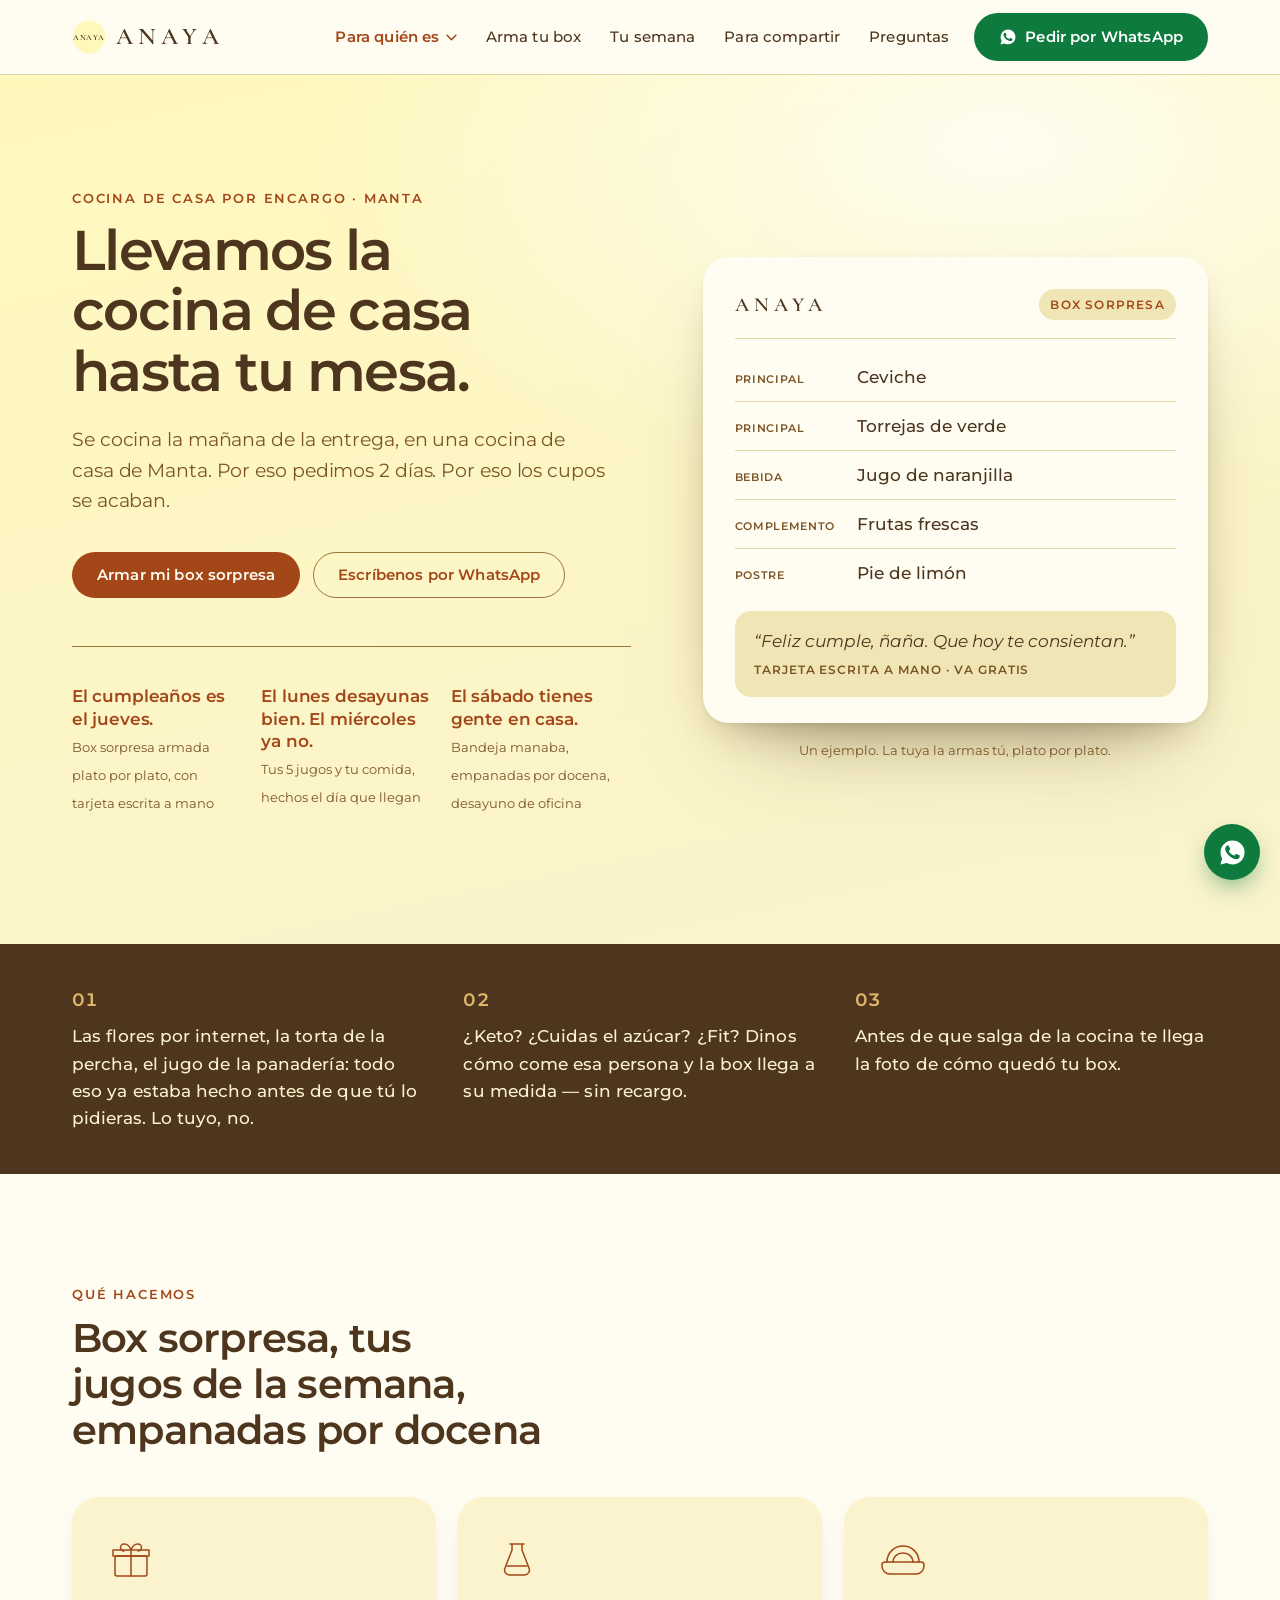
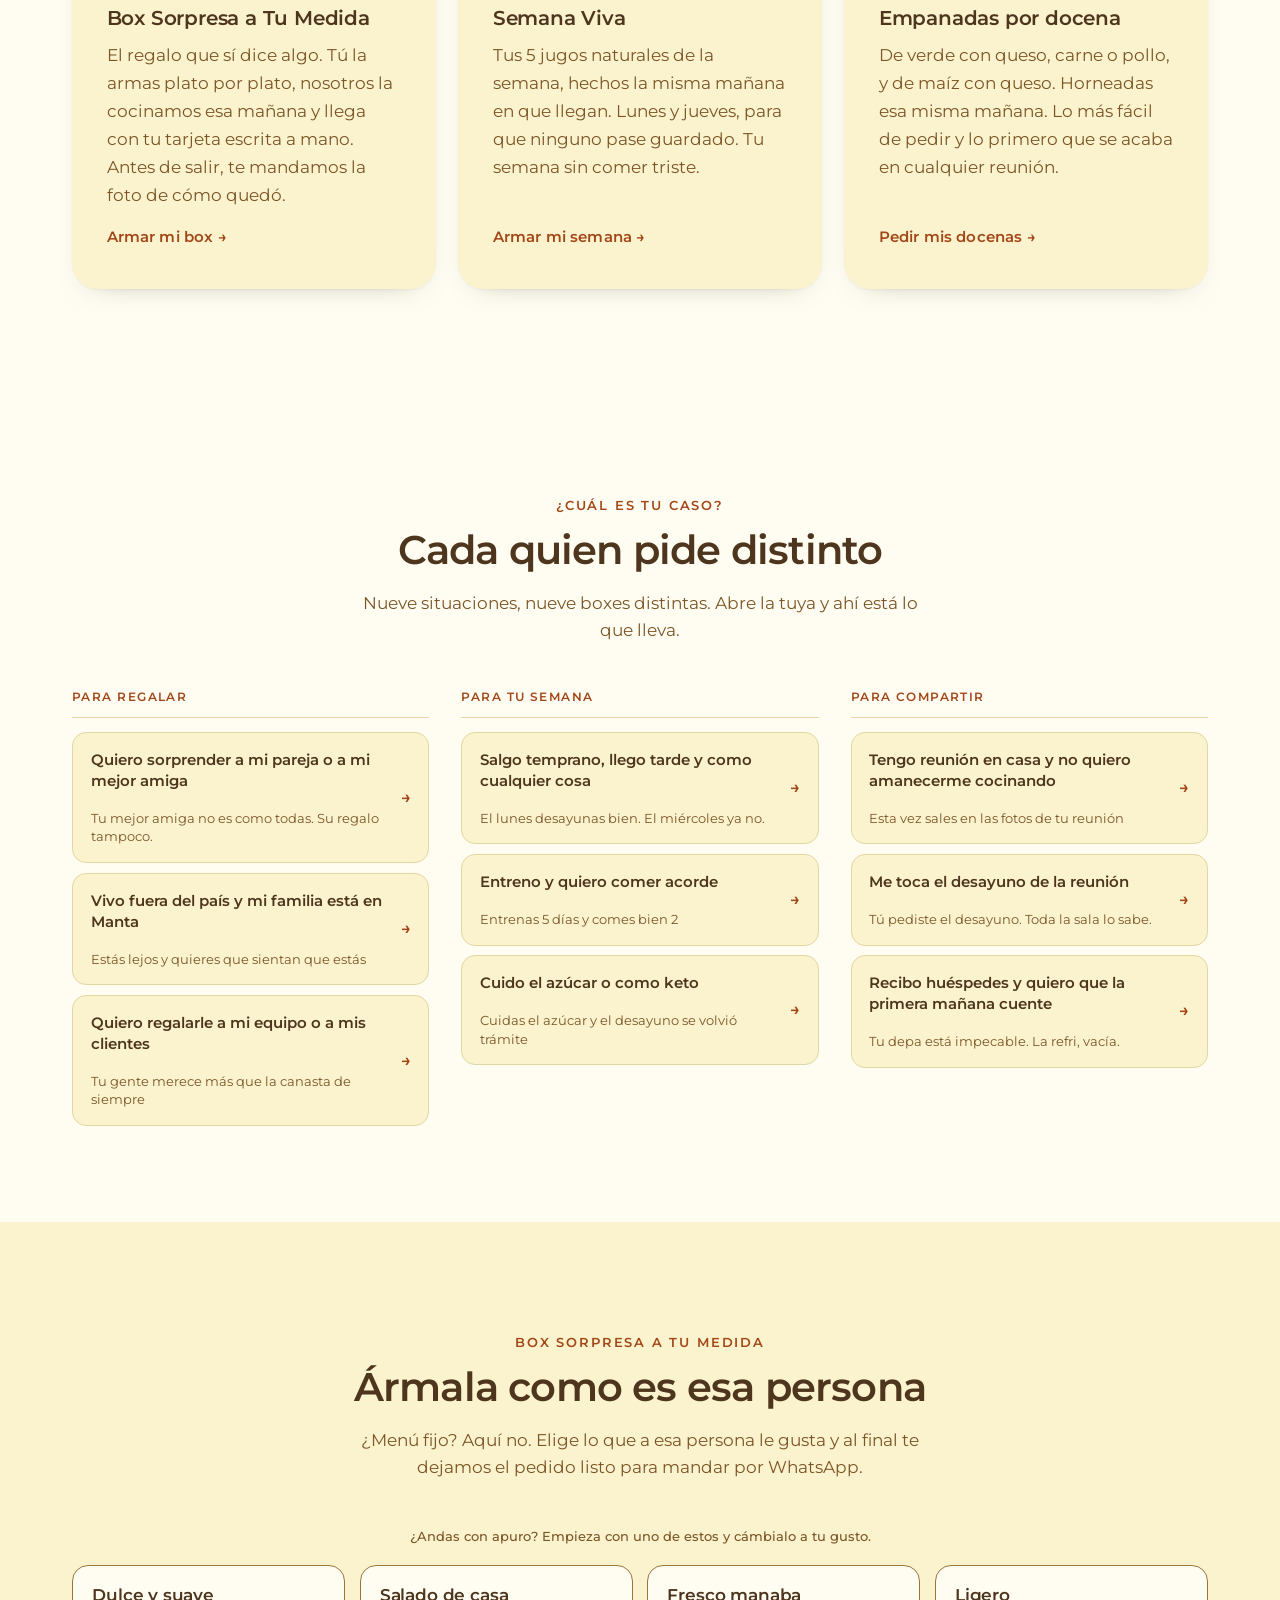
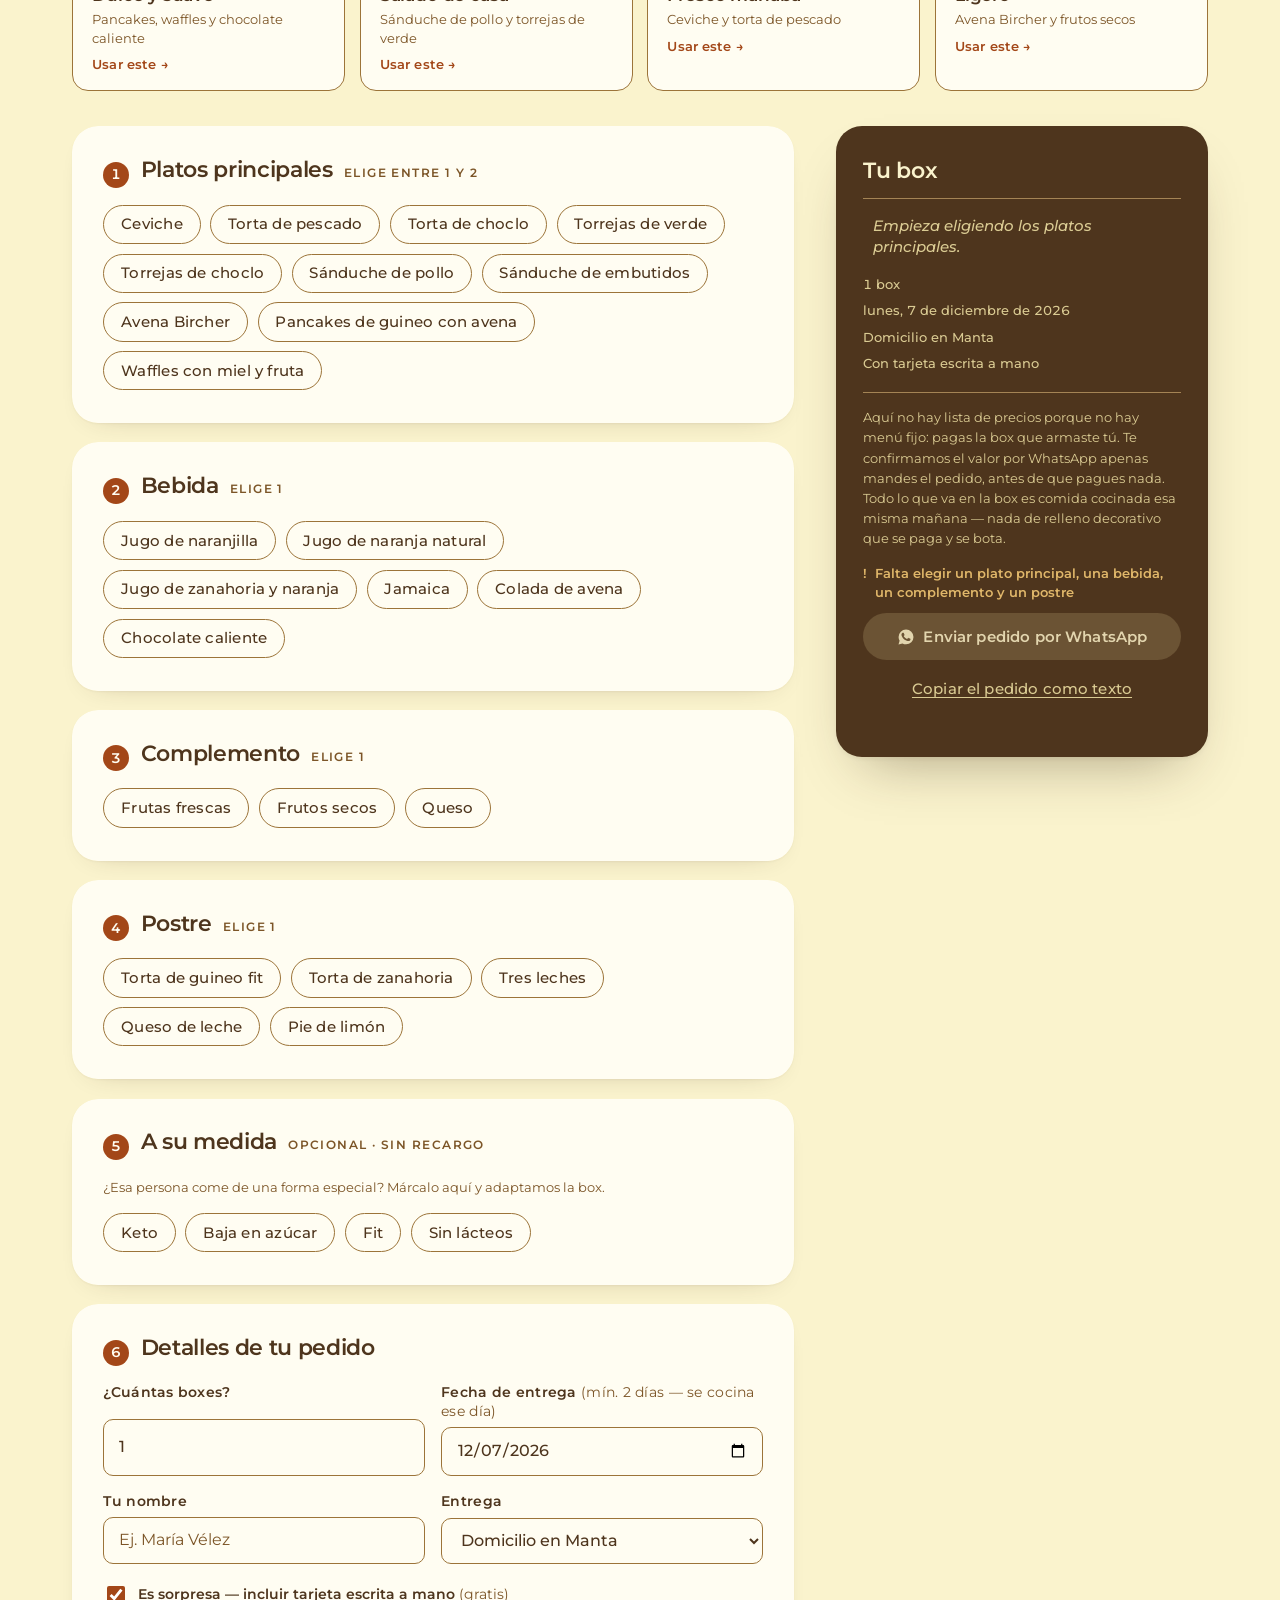
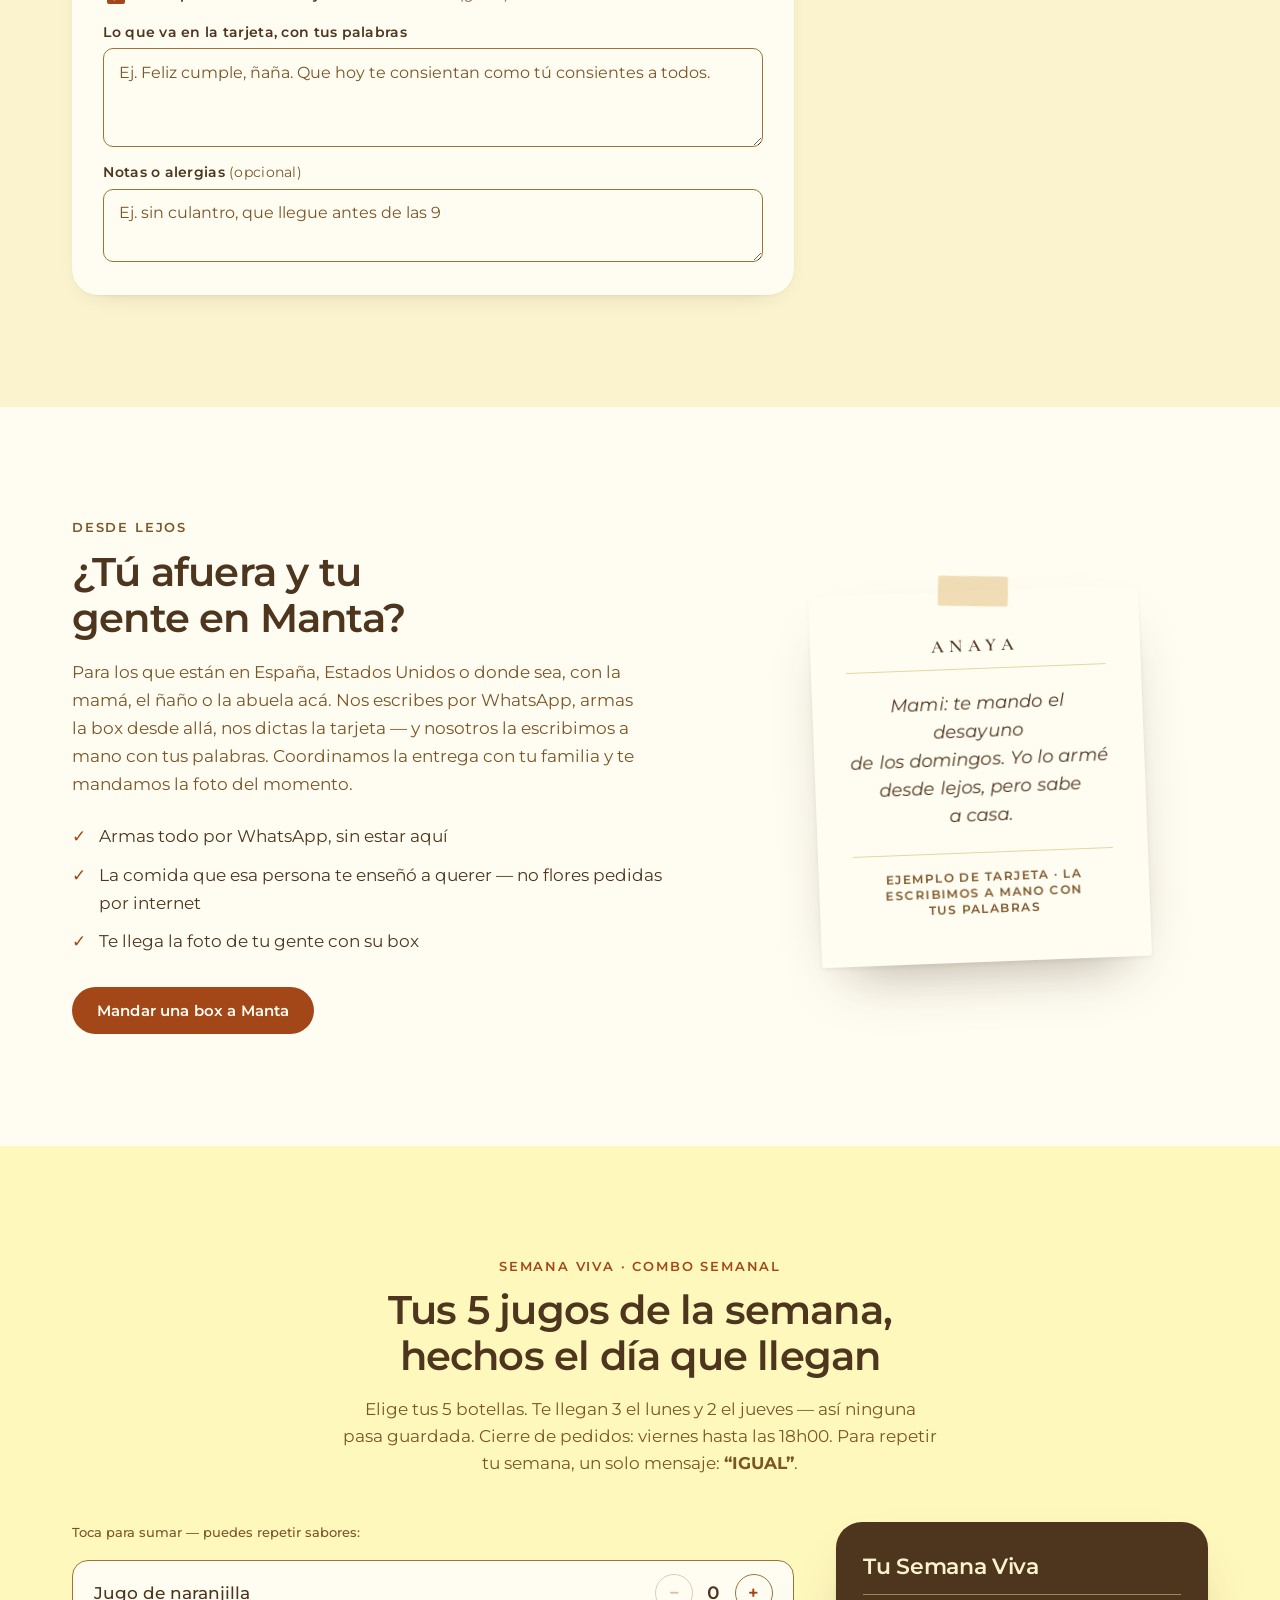
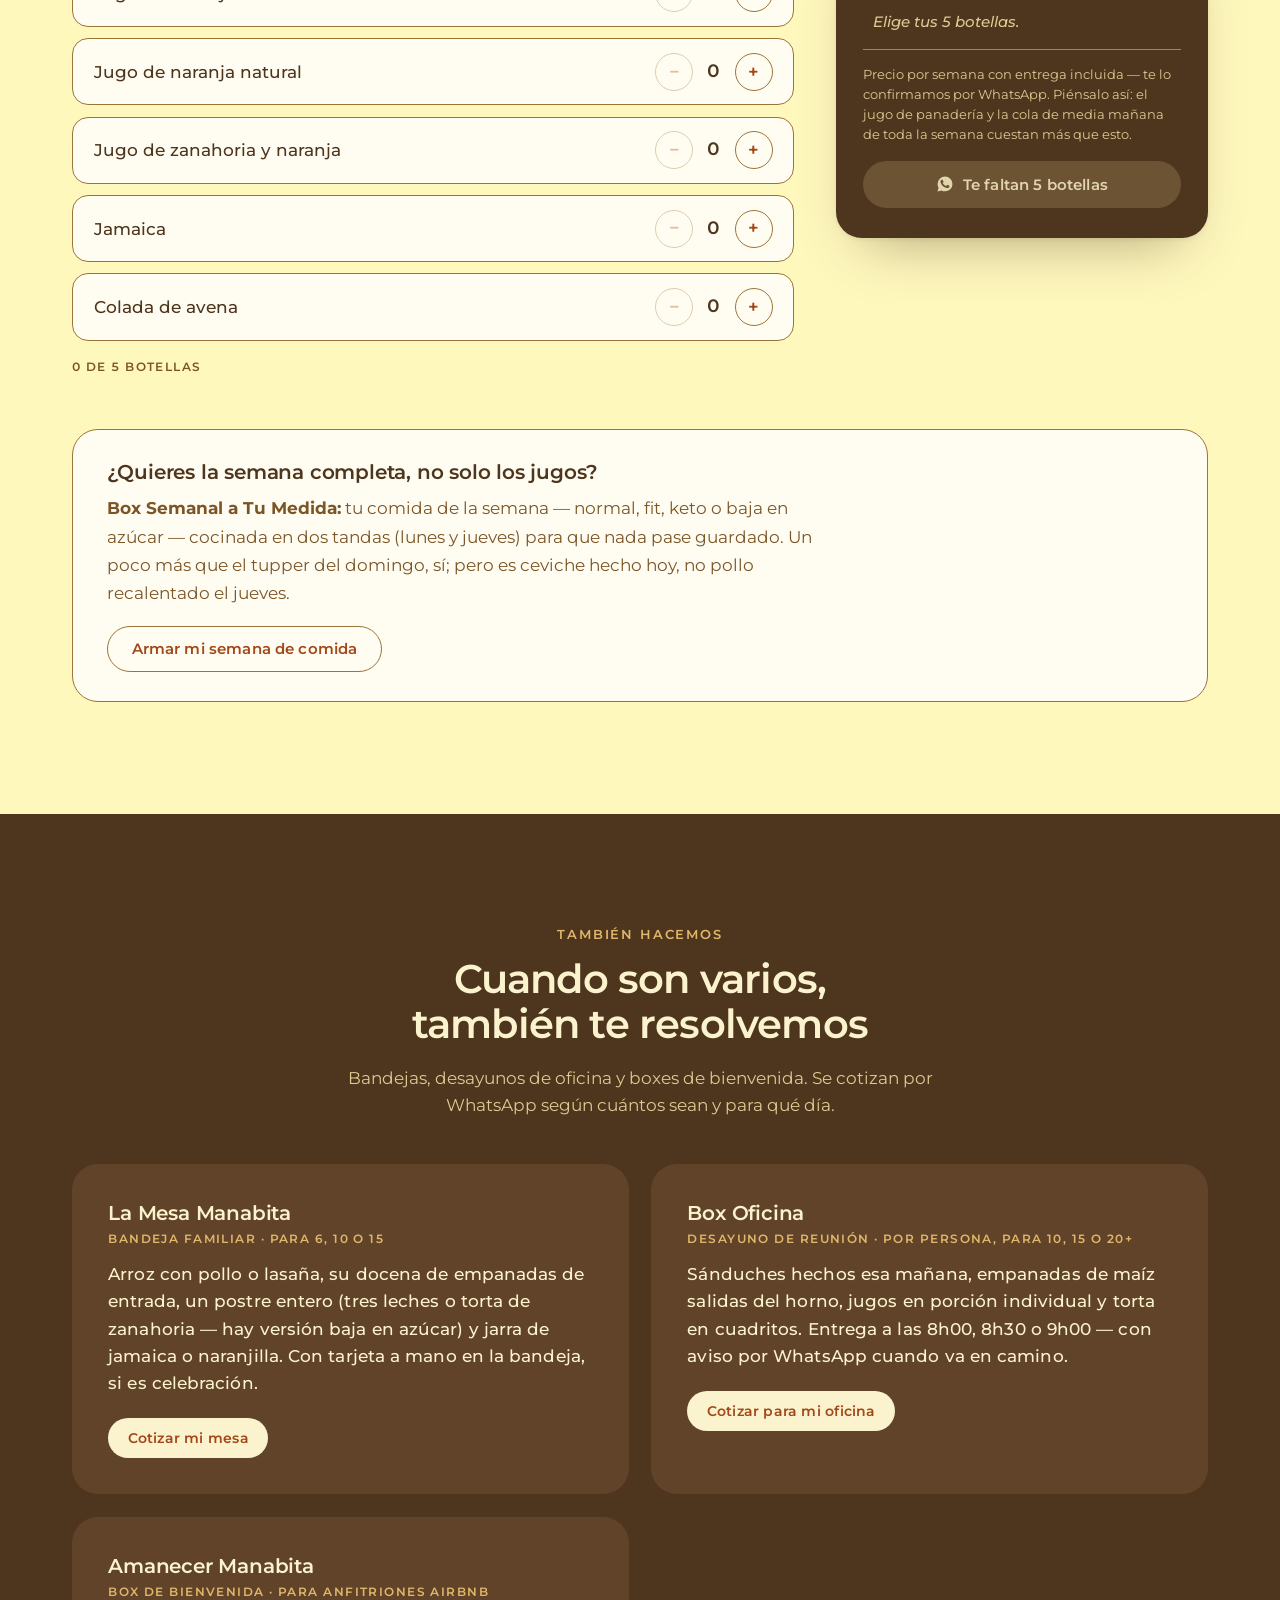
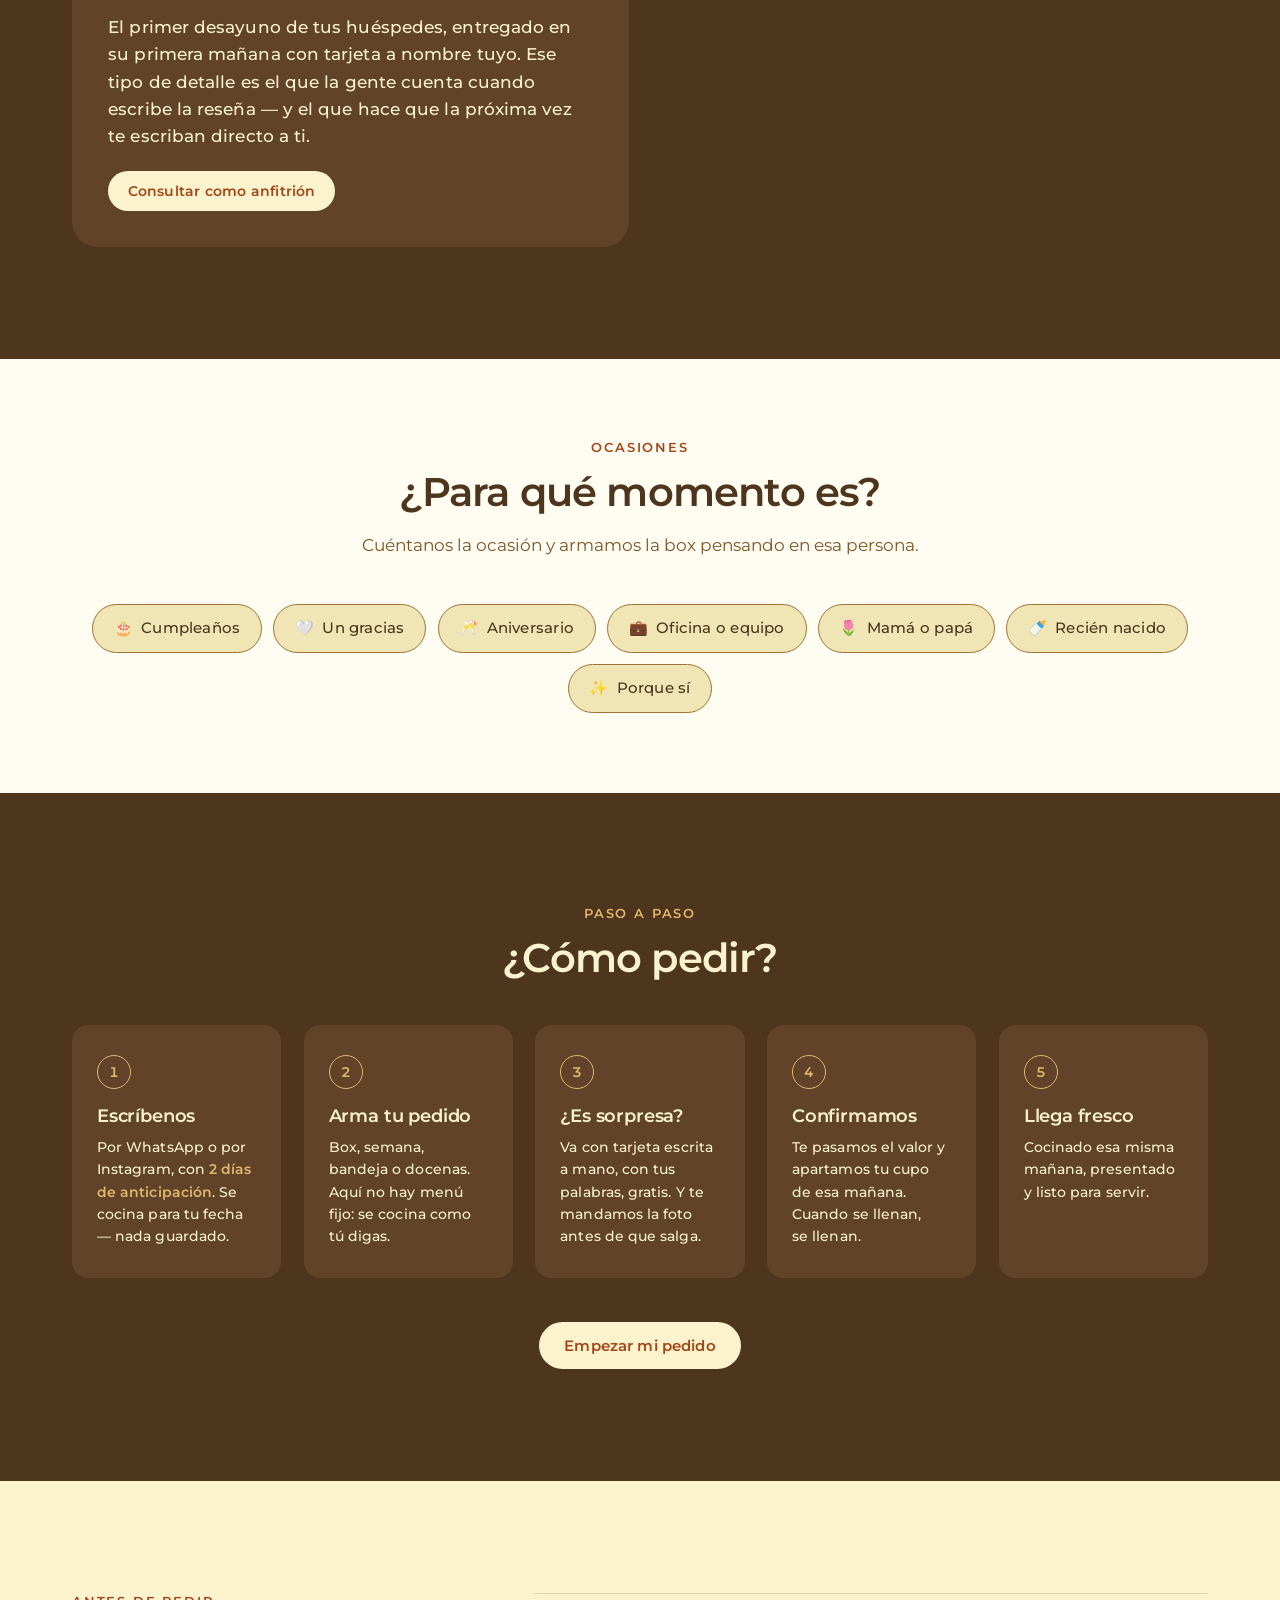
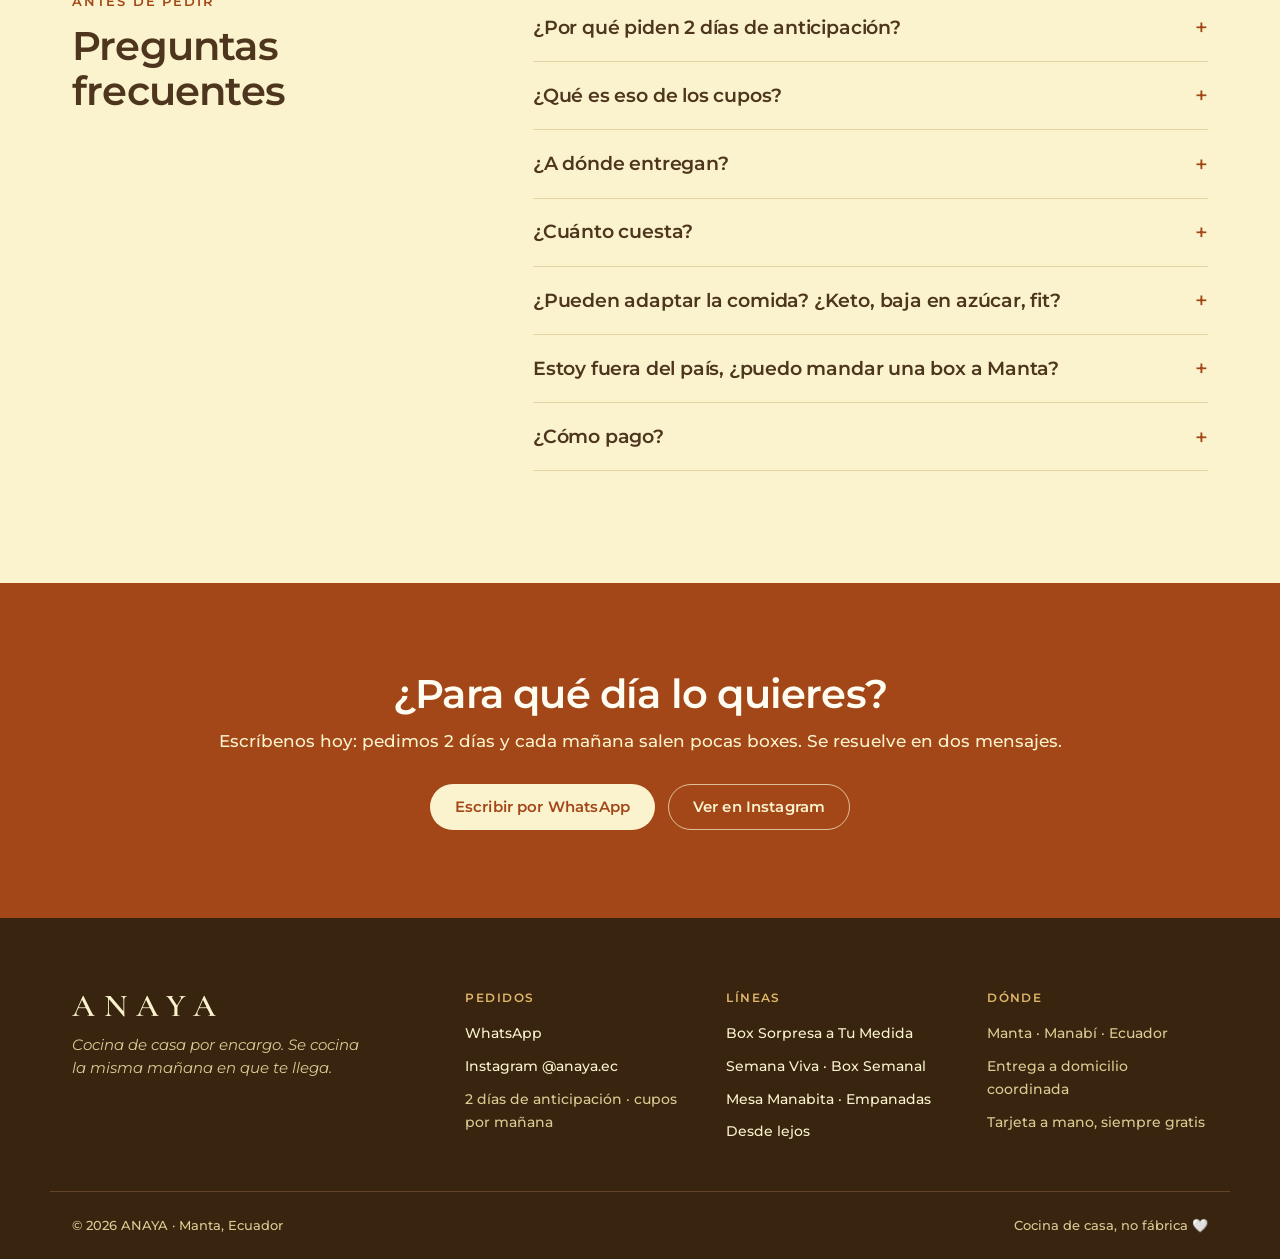
<file: index.html>
<!DOCTYPE html>
<html lang="es-EC">
<head>
<meta charset="utf-8" />
<meta name="viewport" content="width=device-width, initial-scale=1, viewport-fit=cover" />
<title>ANAYA · Cocina de casa por encargo | Desayuno sorpresa en Manta</title>
<meta name="description" content="Nada de lo que te llega estaba hecho ayer. Cocina de casa por encargo en Manta: box sorpresa con tarjeta escrita a mano, jugos de la semana, bandejas manabas y empanadas por docena. Se cocina la mañana de la entrega. Pedidos con 2 días." />
<meta name="theme-color" content="#4E351D" />
<link rel="canonical" href="https://zeus-manuel.github.io/anaya/" />

<meta property="og:type" content="website" />
<meta property="og:site_name" content="ANAYA" />
<meta property="og:locale" content="es_EC" />
<meta property="og:url" content="https://zeus-manuel.github.io/anaya/" />
<meta property="og:title" content="ANAYA · Llevamos la cocina de casa hasta tu mesa" />
<meta property="og:description" content="Cocina de casa por encargo en Manta. Para regalar, para tu semana y para compartir. Se cocina la misma mañana en que llega — nada guardado." />
<meta property="og:image" content="https://zeus-manuel.github.io/anaya/assets/og-image.png" />
<meta property="og:image:width" content="1200" />
<meta property="og:image:height" content="630" />
<meta property="og:image:alt" content="ANAYA — Llevamos la cocina de casa hasta tu mesa" />
<meta name="twitter:card" content="summary_large_image" />

<link rel="icon" href="assets/favicon.svg" type="image/svg+xml" />
<link rel="apple-touch-icon" href="assets/favicon.svg" />

<link rel="preconnect" href="https://fonts.googleapis.com" />
<link rel="preconnect" href="https://fonts.gstatic.com" crossorigin />
<link rel="stylesheet" href="https://fonts.googleapis.com/css2?family=Cormorant+Garamond:wght@600&family=Montserrat:ital,wght@0,400;0,500;0,600;1,400&display=swap" />
<link rel="stylesheet" href="assets/styles.css?v=a7b9d574" />
</head>

<body>
<a class="skip" href="#sorpresa">Ir directo a armar tu box</a>

<!-- ══════════════ HEADER ══════════════ -->
<header class="nav" id="top">
  <div class="wrap nav__in">
    <a class="brand" href="#top" aria-label="ANAYA — inicio">
      <span class="brand__mark" aria-hidden="true">
        <svg viewBox="0 0 64 64" width="34" height="34"><circle cx="32" cy="32" r="31" fill="#FFF8BD"/><text x="32" y="38" text-anchor="middle" font-family="Cormorant Garamond, serif" font-size="15" font-weight="600" letter-spacing="1.2" fill="#4E351D">ANAYA</text></svg>
      </span>
      <span class="brand__word">ANAYA</span>
    </a>

    <nav class="nav__links" aria-label="Principal">
      <div class="nav__item nav__item--sub">
        <button class="nav__toggle" aria-expanded="false" aria-controls="submenu">Para quién es <svg class="nav__chev" width="11" height="7" viewBox="0 0 12 8" aria-hidden="true"><path d="M1 1.5 6 6.5l5-5" fill="none" stroke="currentColor" stroke-width="1.8" stroke-linecap="round" stroke-linejoin="round"/></svg></button>
        <div class="subnav" id="submenu" hidden>
          <div class="subnav__in">
            <div class="subnav__col">
              <h3>Para regalar</h3>
              <ul>
              <li><a href="para/regalo-sorpresa/">Sorprender a mi pareja o a mi mejor amiga</a></li>
              <li><a href="para/desde-el-exterior/">Vivo fuera y mi familia está en Manta</a></li>
              <li><a href="para/regalos-para-tu-equipo/">Regalarle a mi equipo o a mis clientes</a></li>
              </ul>
            </div>
            <div class="subnav__col">
              <h3>Para tu semana</h3>
              <ul>
              <li><a href="para/semana-sin-cocinar/">Salgo temprano y llego tarde</a></li>
              <li><a href="para/comida-fit/">Entreno y quiero comer acorde</a></li>
              <li><a href="para/baja-en-azucar/">Cuido el azúcar o como keto</a></li>
              </ul>
            </div>
            <div class="subnav__col">
              <h3>Para compartir</h3>
              <ul>
              <li><a href="para/bandeja-familiar/">Tengo reunión en casa</a></li>
              <li><a href="para/desayuno-de-oficina/">Me toca el desayuno de la reunión</a></li>
              <li><a href="para/huespedes-airbnb/">Recibo huéspedes</a></li>
              </ul>
            </div>
          </div>
          <a class="subnav__all" href="para/">Ver todos los casos →</a>
        </div>
      </div>
      <a href="#sorpresa">Arma tu box</a>
      <a href="#semana">Tu semana</a>
      <a href="#compartir">Para compartir</a>
      <a href="#faq">Preguntas</a>
    </nav>

    <a class="btn btn--wa nav__cta" data-wa="Hola ANAYA! Vengo de la página web y quiero hacer un pedido.">
      <svg class="ico-wa" width="18" height="18" viewBox="0 0 24 24" aria-hidden="true"><path d="M12.04 2A9.9 9.9 0 0 0 2.1 11.9c0 1.75.46 3.46 1.34 4.97L2 22l5.28-1.38a9.9 9.9 0 0 0 4.76 1.21h.01a9.9 9.9 0 0 0 9.94-9.9A9.9 9.9 0 0 0 12.04 2Zm5.8 14.06c-.25.69-1.45 1.32-2 1.36-.51.04-1.16.06-1.87-.12a16.9 16.9 0 0 1-1.7-.63c-2.99-1.29-4.94-4.3-5.09-4.5-.15-.2-1.22-1.62-1.22-3.1 0-1.47.77-2.2 1.05-2.5.27-.3.6-.37.8-.37h.57c.19 0 .43-.03.67.51.25.6.85 2.07.92 2.22.08.15.13.33.03.53-.1.2-.15.32-.3.5s-.31.39-.44.53c-.15.15-.3.31-.13.6.17.3.76 1.25 1.63 2.03 1.12 1 2.06 1.3 2.36 1.45.3.15.47.13.64-.08.17-.2.73-.85.93-1.15.2-.3.39-.25.66-.15.27.1 1.72.81 2.02.96.3.15.5.22.57.35.07.13.07.74-.18 1.43Z"/></svg>
      Pedir por WhatsApp
    </a>

    <button class="burger" aria-expanded="false" aria-controls="mnav" aria-label="Abrir menú"><span></span><span></span><span></span></button>
  </div>
  <nav class="mnav" id="mnav" aria-label="Menú del celular" hidden>
    <button class="mnav__acc" id="mnavAcc" aria-expanded="false" aria-controls="mnavPanel">
      <span>Para quién es</span>
      <svg class="mnav__chev" width="13" height="9" viewBox="0 0 12 8" aria-hidden="true"><path d="M1 1.5 6 6.5l5-5" fill="none" stroke="currentColor" stroke-width="1.8" stroke-linecap="round" stroke-linejoin="round"/></svg>
    </button>
    <div class="mnav__panel" id="mnavPanel" hidden>
        <p class="mnav__group">Para regalar</p>
        <a class="mnav__sub" href="para/regalo-sorpresa/">Sorprender a mi pareja o a mi mejor amiga</a>
        <a class="mnav__sub" href="para/desde-el-exterior/">Vivo fuera y mi familia está en Manta</a>
        <a class="mnav__sub" href="para/regalos-para-tu-equipo/">Regalarle a mi equipo o a mis clientes</a>
        <p class="mnav__group">Para tu semana</p>
        <a class="mnav__sub" href="para/semana-sin-cocinar/">Salgo temprano y llego tarde</a>
        <a class="mnav__sub" href="para/comida-fit/">Entreno y quiero comer acorde</a>
        <a class="mnav__sub" href="para/baja-en-azucar/">Cuido el azúcar o como keto</a>
        <p class="mnav__group">Para compartir</p>
        <a class="mnav__sub" href="para/bandeja-familiar/">Tengo reunión en casa</a>
        <a class="mnav__sub" href="para/desayuno-de-oficina/">Me toca el desayuno de la reunión</a>
        <a class="mnav__sub" href="para/huespedes-airbnb/">Recibo huéspedes</a>
        <a class="mnav__sub mnav__all" href="para/">Ver todos los casos →</a>
    </div>
    <a href="#sorpresa">Arma tu box</a>
    <a href="#semana">Tu semana</a>
    <a href="#compartir">Para compartir</a>
    <a href="#faq">Preguntas</a>
    <a class="mnav__wa" data-wa="Hola ANAYA! Vengo de la página web y quiero hacer un pedido.">Pedir por WhatsApp</a>
  </nav>
</header>

<main>

<!-- ══════════════ HERO ══════════════ -->
<section class="hero">
  <div class="wrap hero__in">
    <div class="hero__copy">
      <p class="eyebrow">Cocina de casa por encargo · Manta</p>
      <h1>Llevamos la cocina de casa hasta tu mesa.</h1>
      <p class="lead">
        Se cocina la mañana de la entrega, en una cocina de casa de Manta.
        Por eso pedimos 2 días. Por eso los cupos se acaban.
      </p>
      <div class="hero__cta">
        <a class="btn btn--solid" href="#sorpresa">Armar mi box sorpresa</a>
        <a class="btn btn--ghost" data-wa="Hola ANAYA! Quiero consultar por una box sorpresa.">Escríbenos por WhatsApp</a>
      </div>
      <ul class="hero__jobs">
        <li><a href="#casos-regalar"><strong>El cumpleaños es el jueves.</strong><span>Box sorpresa armada plato por plato, con tarjeta escrita a mano</span></a></li>
        <li><a href="#casos-semana"><strong>El lunes desayunas bien. El miércoles ya no.</strong><span>Tus 5 jugos y tu comida, hechos el día que llegan</span></a></li>
        <li><a href="#casos-compartir"><strong>El sábado tienes gente en casa.</strong><span>Bandeja manaba, empanadas por docena, desayuno de oficina</span></a></li>
      </ul>
    </div>

    <div class="hero__art">
      <div class="boxcard">
        <div class="boxcard__top">
          <span class="boxcard__mark">ANAYA</span>
          <span class="boxcard__badge">Box sorpresa</span>
        </div>
        <ul class="boxcard__list">
          <li><span>Principal</span>Ceviche</li>
          <li><span>Principal</span>Torrejas de verde</li>
          <li><span>Bebida</span>Jugo de naranjilla</li>
          <li><span>Complemento</span>Frutas frescas</li>
          <li><span>Postre</span>Pie de limón</li>
        </ul>
        <div class="boxcard__note">
          <p class="boxcard__hand">“Feliz cumple, ñaña. Que hoy te consientan.”</p>
          <p class="boxcard__foot">Tarjeta escrita a mano · va gratis</p>
        </div>
      </div>
      <p class="hero__art-cap">Un ejemplo. La tuya la armas tú, plato por plato.</p>
    </div>
  </div>
</section>

<!-- ══════════════ STRIP: EL MECANISMO ══════════════ -->
<section class="strip" aria-label="Por qué ANAYA">
  <div class="wrap strip__in">
    <div><span class="strip__n">01</span><p>Las flores por internet, la torta de la percha, el jugo de la panadería: todo eso ya estaba hecho antes de que tú lo pidieras. Lo tuyo, no.</p></div>
    <div><span class="strip__n">02</span><p>¿Keto? ¿Cuidas el azúcar? ¿Fit? Dinos cómo come esa persona y la box llega a su medida — sin recargo.</p></div>
    <div><span class="strip__n">03</span><p>Antes de que salga de la cocina te llega la foto de cómo quedó tu box.</p></div>
  </div>
</section>

<!-- ══════════════ LAS TRES LÍNEAS ══════════════ -->
<section class="offer" id="lineas">
  <div class="wrap">
    <header class="sec-head">
      <p class="eyebrow">Qué hacemos</p>
      <h2>Box sorpresa, tus jugos de la semana, empanadas por docena</h2>
    </header>
    <div class="cards">
      <article class="card">
        <div class="card__icon" aria-hidden="true">
          <svg width="48" height="48" viewBox="0 0 48 48"><rect x="8" y="20" width="32" height="20" rx="2"/><path d="M6 14h36v6H6zM24 14v26"/><path d="M24 14s-2-6-7-6a3.5 3.5 0 0 0 0 7M24 14s2-6 7-6a3.5 3.5 0 0 1 0 7"/></svg>
        </div>
        <h3>Box Sorpresa a Tu Medida</h3>
        <p>El regalo que sí dice algo. Tú la armas plato por plato, nosotros la cocinamos esa mañana y llega con tu tarjeta escrita a mano. Antes de salir, te mandamos la foto de cómo quedó.</p>
        <a class="card__link" href="#sorpresa">Armar mi box <span aria-hidden="true">→</span></a>
      </article>

      <article class="card">
        <div class="card__icon" aria-hidden="true">
          <svg width="48" height="48" viewBox="0 0 48 48"><path d="M17 8h14M19 8v6l-7 18a5 5 0 0 0 5 7h14a5 5 0 0 0 5-7l-7-18V8"/><path d="M14 30h20"/></svg>
        </div>
        <h3>Semana Viva</h3>
        <p>Tus 5 jugos naturales de la semana, hechos la misma mañana en que llegan. Lunes y jueves, para que ninguno pase guardado. Tu semana sin comer triste.</p>
        <a class="card__link" href="#semana">Armar mi semana <span aria-hidden="true">→</span></a>
      </article>

      <article class="card">
        <div class="card__icon" aria-hidden="true">
          <svg width="48" height="48" viewBox="0 0 48 48"><path d="M8 26c0-9 7-16 16-16s16 7 16 16"/><path d="M6 26h36a3 3 0 0 1 3 3v1a8 8 0 0 1-8 8H11a8 8 0 0 1-8-8v-1a3 3 0 0 1 3-3Z"/><path d="M14 26c0-5 4-9 10-9s10 4 10 9"/></svg>
        </div>
        <h3>Empanadas por docena</h3>
        <p>De verde con queso, carne o pollo, y de maíz con queso. Horneadas esa misma mañana. Lo más fácil de pedir y lo primero que se acaba en cualquier reunión.</p>
        <a class="card__link" data-wa="Hola ANAYA! Quiero pedir empanadas por docena: ___ de verde (queso, carne o pollo) y ___ de maíz, para el día ___.">Pedir mis docenas <span aria-hidden="true">→</span></a>
      </article>
    </div>
  </div>
</section>

<!-- ══════════════ CUÁL ES TU CASO ══════════════ -->
<section class="casos" id="casos">
  <div class="wrap">
    <header class="sec-head sec-head--center">
      <p class="eyebrow">¿Cuál es tu caso?</p>
      <h2>Cada quien pide distinto</h2>
      <p class="sec-sub">Nueve situaciones, nueve boxes distintas. Abre la tuya y ahí está lo que lleva.</p>
    </header>
    <div class="casos__grid">
      <div class="casos__col" id="casos-regalar">
        <h3>Para regalar</h3>
        <ul class="casos__list">
          <li><a href="para/regalo-sorpresa/"><strong>Quiero sorprender a mi pareja o a mi mejor amiga</strong><span>Tu mejor amiga no es como todas. Su regalo tampoco.</span></a></li>
          <li><a href="para/desde-el-exterior/"><strong>Vivo fuera del país y mi familia está en Manta</strong><span>Estás lejos y quieres que sientan que estás</span></a></li>
          <li><a href="para/regalos-para-tu-equipo/"><strong>Quiero regalarle a mi equipo o a mis clientes</strong><span>Tu gente merece más que la canasta de siempre</span></a></li>
        </ul>
      </div>
      <div class="casos__col" id="casos-semana">
        <h3>Para tu semana</h3>
        <ul class="casos__list">
          <li><a href="para/semana-sin-cocinar/"><strong>Salgo temprano, llego tarde y como cualquier cosa</strong><span>El lunes desayunas bien. El miércoles ya no.</span></a></li>
          <li><a href="para/comida-fit/"><strong>Entreno y quiero comer acorde</strong><span>Entrenas 5 días y comes bien 2</span></a></li>
          <li><a href="para/baja-en-azucar/"><strong>Cuido el azúcar o como keto</strong><span>Cuidas el azúcar y el desayuno se volvió trámite</span></a></li>
        </ul>
      </div>
      <div class="casos__col" id="casos-compartir">
        <h3>Para compartir</h3>
        <ul class="casos__list">
          <li><a href="para/bandeja-familiar/"><strong>Tengo reunión en casa y no quiero amanecerme cocinando</strong><span>Esta vez sales en las fotos de tu reunión</span></a></li>
          <li><a href="para/desayuno-de-oficina/"><strong>Me toca el desayuno de la reunión</strong><span>Tú pediste el desayuno. Toda la sala lo sabe.</span></a></li>
          <li><a href="para/huespedes-airbnb/"><strong>Recibo huéspedes y quiero que la primera mañana cuente</strong><span>Tu depa está impecable. La refri, vacía.</span></a></li>
        </ul>
      </div>
    </div>
  </div>
</section>

<!-- ══════════════ BOX SORPRESA (BUILDER) ══════════════ -->
<section class="builder" id="sorpresa">
  <div class="wrap">
    <header class="sec-head sec-head--center">
      <p class="eyebrow">Box Sorpresa a Tu Medida</p>
      <h2>Ármala como es esa persona</h2>
      <p class="sec-sub">
        ¿Menú fijo? Aquí no. Elige lo que a esa persona le gusta y al final te
        dejamos el pedido listo para mandar por WhatsApp.
      </p>
    </header>

    <div class="presets">
      <p class="presets__lead">¿Andas con apuro? Empieza con uno de estos y cámbialo a tu gusto.</p>
      <div class="presets__row" id="presetRow"></div>
    </div>

    <div class="builder__grid">
      <form class="builder__form" id="boxForm" novalidate>
        <fieldset class="grp" data-group="principales" data-min="1" data-max="2">
          <legend>
            <span class="grp__step">1</span>
            <span class="grp__title">Platos principales</span>
            <span class="grp__hint">Elige entre 1 y 2</span>
          </legend>
          <div class="opts" data-opts="principales"></div>
        </fieldset>

        <fieldset class="grp" data-group="bebida" data-min="1" data-max="1">
          <legend>
            <span class="grp__step">2</span>
            <span class="grp__title">Bebida</span>
            <span class="grp__hint">Elige 1</span>
          </legend>
          <div class="opts" data-opts="bebida"></div>
        </fieldset>

        <fieldset class="grp" data-group="complemento" data-min="1" data-max="1">
          <legend>
            <span class="grp__step">3</span>
            <span class="grp__title">Complemento</span>
            <span class="grp__hint">Elige 1</span>
          </legend>
          <div class="opts" data-opts="complemento"></div>
        </fieldset>

        <fieldset class="grp" data-group="postre" data-min="1" data-max="1">
          <legend>
            <span class="grp__step">4</span>
            <span class="grp__title">Postre</span>
            <span class="grp__hint">Elige 1</span>
          </legend>
          <div class="opts" data-opts="postre"></div>
        </fieldset>

        <fieldset class="grp">
          <legend>
            <span class="grp__step">5</span>
            <span class="grp__title">A su medida</span>
            <span class="grp__hint">Opcional · sin recargo</span>
          </legend>
          <p class="grp__note">¿Esa persona come de una forma especial? Márcalo aquí y adaptamos la box.</p>
          <div class="opts" data-opts="medida"></div>
        </fieldset>

        <fieldset class="grp grp--details">
          <legend>
            <span class="grp__step">6</span>
            <span class="grp__title">Detalles de tu pedido</span>
          </legend>

          <div class="fields">
            <label class="field">
              <span>¿Cuántas boxes?</span>
              <input type="number" id="fQty" min="1" max="50" value="1" inputmode="numeric" />
            </label>

            <label class="field">
              <span>Fecha de entrega <em>(mín. 2 días — se cocina ese día)</em></span>
              <input type="date" id="fDate" />
            </label>

            <label class="field">
              <span>Tu nombre</span>
              <input type="text" id="fName" placeholder="Ej. María Vélez" autocomplete="name" />
            </label>

            <label class="field">
              <span>Entrega</span>
              <select id="fDelivery">
                <option value="Domicilio en Manta">Domicilio en Manta</option>
                <option value="Lo retiro yo">Lo retiro yo</option>
                <option value="Todavía no sé">Todavía no sé</option>
              </select>
            </label>
          </div>

          <label class="check">
            <input type="checkbox" id="fGift" checked />
            <span>Es sorpresa — incluir tarjeta escrita a mano <em>(gratis)</em></span>
          </label>

          <label class="field field--full" id="giftWrap">
            <span>Lo que va en la tarjeta, con tus palabras</span>
            <textarea id="fGiftMsg" rows="3" maxlength="240" placeholder="Ej. Feliz cumple, ñaña. Que hoy te consientan como tú consientes a todos."></textarea>
          </label>

          <label class="field field--full">
            <span>Notas o alergias <em>(opcional)</em></span>
            <textarea id="fNotes" rows="2" maxlength="300" placeholder="Ej. sin culantro, que llegue antes de las 9"></textarea>
          </label>
        </fieldset>
      </form>

      <aside class="summary" aria-live="polite">
        <div class="summary__card">
          <h3>Tu box</h3>
          <ul class="summary__list" id="sumList">
            <li class="summary__empty">Empieza eligiendo los platos principales.</li>
          </ul>

          <div class="summary__meta" id="sumMeta"></div>

          <p class="summary__note">
            Aquí no hay lista de precios porque no hay menú fijo: pagas la box que armaste tú. Te confirmamos el valor por WhatsApp apenas mandes el pedido, antes de que pagues nada.
            Todo lo que va en la box es comida cocinada esa misma mañana —
            nada de relleno decorativo que se paga y se bota.
          </p>

          <p class="summary__missing" id="missingMsg"></p>

          <button type="button" class="btn btn--wa btn--block" id="sendBtn" disabled>
            <svg class="ico-wa" width="18" height="18" viewBox="0 0 24 24" aria-hidden="true"><path d="M12.04 2A9.9 9.9 0 0 0 2.1 11.9c0 1.75.46 3.46 1.34 4.97L2 22l5.28-1.38a9.9 9.9 0 0 0 4.76 1.21h.01a9.9 9.9 0 0 0 9.94-9.9A9.9 9.9 0 0 0 12.04 2Zm5.8 14.06c-.25.69-1.45 1.32-2 1.36-.51.04-1.16.06-1.87-.12a16.9 16.9 0 0 1-1.7-.63c-2.99-1.29-4.94-4.3-5.09-4.5-.15-.2-1.22-1.62-1.22-3.1 0-1.47.77-2.2 1.05-2.5.27-.3.6-.37.8-.37h.57c.19 0 .43-.03.67.51.25.6.85 2.07.92 2.22.08.15.13.33.03.53-.1.2-.15.32-.3.5s-.31.39-.44.53c-.15.15-.3.31-.13.6.17.3.76 1.25 1.63 2.03 1.12 1 2.06 1.3 2.36 1.45.3.15.47.13.64-.08.17-.2.73-.85.93-1.15.2-.3.39-.25.66-.15.27.1 1.72.81 2.02.96.3.15.5.22.57.35.07.13.07.74-.18 1.43Z"/></svg>
            <span id="sendLabel">Enviar pedido por WhatsApp</span>
          </button>

          <button type="button" class="linkish" id="copyBtn">Copiar el pedido como texto</button>
          <p class="summary__status" id="copyStatus" role="status"></p>
        </div>
      </aside>
    </div>
  </div>

  <div class="stickybar" id="stickybar" hidden>
    <div class="stickybar__txt"><strong id="sbCount">0</strong> <span id="sbWord">selecciones</span></div>
    <button type="button" class="btn btn--wa btn--sm" id="sbSend">Enviar pedido</button>
  </div>
</section>

<!-- ══════════════ DESDE LEJOS ══════════════ -->
<section class="lejos" id="lejos">
  <div class="wrap lejos__in">
    <div class="lejos__copy">
      <p class="eyebrow">Desde lejos</p>
      <h2>¿Tú afuera y tu gente en Manta?</h2>
      <p>
        Para los que están en España, Estados Unidos o donde sea, con la mamá,
        el ñaño o la abuela acá. Nos escribes por WhatsApp, armas la box desde
        allá, nos dictas la tarjeta — y nosotros la escribimos a mano con tus
        palabras. Coordinamos la entrega con tu familia y te mandamos la foto
        del momento.
      </p>
      <ul class="ticks">
        <li>Armas todo por WhatsApp, sin estar aquí</li>
        <li>La comida que esa persona te enseñó a querer — no flores pedidas por internet</li>
        <li>Te llega la foto de tu gente con su box</li>
      </ul>
      <a class="btn btn--solid" data-wa="Hola ANAYA! Estoy fuera del país y quiero mandar una box a alguien en Manta. ¿Me ayudan a armarla?">Mandar una box a Manta</a>
    </div>
    <div class="lejos__note">
      <div class="gift__card">
        <p class="gift__brand">ANAYA</p>
        <p class="gift__hand">Mami: te mando el desayuno<br>de los domingos. Yo lo armé<br>desde lejos, pero sabe a casa.</p>
        <p class="gift__small">EJEMPLO DE TARJETA · LA ESCRIBIMOS A MANO CON TUS PALABRAS</p>
      </div>
    </div>
  </div>
</section>

<!-- ══════════════ SEMANA VIVA ══════════════ -->
<section class="semana" id="semana">
  <div class="wrap">
    <header class="sec-head sec-head--center">
      <p class="eyebrow">Semana Viva · combo semanal</p>
      <h2>Tus 5 jugos de la semana, hechos el día que llegan</h2>
      <p class="sec-sub">
        Elige tus 5 botellas. Te llegan 3 el lunes y 2 el jueves — así ninguna
        pasa guardada. Cierre de pedidos: viernes hasta las 18h00. Para repetir tu
        semana, un solo mensaje: <strong>“IGUAL”</strong>.
      </p>
    </header>

    <div class="semana__grid">
      <div class="semana__pick">
        <p class="semana__lead">Toca para sumar — puedes repetir sabores:</p>
        <div class="juices" id="juiceList"></div>
        <p class="semana__count" id="juiceCount">0 de 5 botellas</p>
      </div>

      <aside class="summary">
        <div class="summary__card">
          <h3>Tu Semana Viva</h3>
          <ul class="summary__list" id="juiceSum">
            <li class="summary__empty">Elige tus 5 botellas.</li>
          </ul>
          <p class="summary__note">
            Precio por semana con entrega incluida — te lo confirmamos por
            WhatsApp. Piénsalo así: el jugo de panadería y la cola de media
            mañana de toda la semana cuestan más que esto.
          </p>
          <button type="button" class="btn btn--wa btn--block" id="juiceSend" disabled>
            <svg class="ico-wa" width="18" height="18" viewBox="0 0 24 24" aria-hidden="true"><path d="M12.04 2A9.9 9.9 0 0 0 2.1 11.9c0 1.75.46 3.46 1.34 4.97L2 22l5.28-1.38a9.9 9.9 0 0 0 4.76 1.21h.01a9.9 9.9 0 0 0 9.94-9.9A9.9 9.9 0 0 0 12.04 2Zm5.8 14.06c-.25.69-1.45 1.32-2 1.36-.51.04-1.16.06-1.87-.12a16.9 16.9 0 0 1-1.7-.63c-2.99-1.29-4.94-4.3-5.09-4.5-.15-.2-1.22-1.62-1.22-3.1 0-1.47.77-2.2 1.05-2.5.27-.3.6-.37.8-.37h.57c.19 0 .43-.03.67.51.25.6.85 2.07.92 2.22.08.15.13.33.03.53-.1.2-.15.32-.3.5s-.31.39-.44.53c-.15.15-.3.31-.13.6.17.3.76 1.25 1.63 2.03 1.12 1 2.06 1.3 2.36 1.45.3.15.47.13.64-.08.17-.2.73-.85.93-1.15.2-.3.39-.25.66-.15.27.1 1.72.81 2.02.96.3.15.5.22.57.35.07.13.07.74-.18 1.43Z"/></svg>
            <span id="juiceLabel">Pedir mi semana</span>
          </button>
        </div>
      </aside>
    </div>

    <div class="semana__more">
      <h3>¿Quieres la semana completa, no solo los jugos?</h3>
      <p>
        <strong>Box Semanal a Tu Medida:</strong> tu comida de la semana —
        normal, fit, keto o baja en azúcar — cocinada en dos tandas (lunes y
        jueves) para que nada pase guardado. Un poco más que el tupper del
        domingo, sí; pero es ceviche hecho hoy, no pollo recalentado el jueves.
      </p>
      <a class="btn btn--ghost" data-wa="Hola ANAYA! Quiero mi Box Semanal a Tu Medida. La quiero ___ (normal, fit, keto o baja en azúcar), con el plan de ___ días (3 o 5).">Armar mi semana de comida</a>
    </div>
  </div>
</section>

<!-- ══════════════ PARA COMPARTIR ══════════════ -->
<section class="trays" id="compartir">
  <div class="wrap">
    <header class="sec-head sec-head--center sec-head--light">
      <p class="eyebrow">También hacemos</p>
      <h2>Cuando son varios, también te resolvemos</h2>
      <p class="sec-sub">Bandejas, desayunos de oficina y boxes de bienvenida. Se cotizan por WhatsApp según cuántos sean y para qué día.</p>
    </header>

    <div class="share">
      <article class="share__card">
        <h3>La Mesa Manabita</h3>
        <p class="share__tag">Bandeja familiar · para 6, 10 o 15</p>
        <p>Arroz con pollo o lasaña, su docena de empanadas de entrada, un postre entero (tres leches o torta de zanahoria — hay versión baja en azúcar) y jarra de jamaica o naranjilla. Con tarjeta a mano en la bandeja, si es celebración.</p>
        <a class="btn btn--cream btn--sm" data-wa="Hola ANAYA! Quiero una Mesa Manabita. Somos ___ personas, para el día ___.">Cotizar mi mesa</a>
      </article>

      <article class="share__card">
        <h3>Box Oficina</h3>
        <p class="share__tag">Desayuno de reunión · por persona, para 10, 15 o 20+</p>
        <p>Sánduches hechos esa mañana, empanadas de maíz salidas del horno, jugos en porción individual y torta en cuadritos. Entrega a las 8h00, 8h30 o 9h00 — con aviso por WhatsApp cuando va en camino.</p>
        <a class="btn btn--cream btn--sm" data-wa="Hola ANAYA! Quiero una Box Oficina para ___ personas, el día ___ a las ___.">Cotizar para mi oficina</a>
      </article>

      <article class="share__card">
        <h3>Amanecer Manabita</h3>
        <p class="share__tag">Box de bienvenida · para anfitriones Airbnb</p>
        <p>El primer desayuno de tus huéspedes, entregado en su primera mañana con tarjeta a nombre tuyo. Ese tipo de detalle es el que la gente cuenta cuando escribe la reseña — y el que hace que la próxima vez te escriban directo a ti.</p>
        <a class="btn btn--cream btn--sm" data-wa="Hola ANAYA! Tengo alojamiento en Manta y quiero la box de bienvenida Amanecer Manabita para mis huéspedes.">Consultar como anfitrión</a>
      </article>
    </div>
  </div>
</section>

<!-- ══════════════ OCASIONES ══════════════ -->
<section class="occ" id="ocasiones">
  <div class="wrap">
    <header class="sec-head sec-head--center">
      <p class="eyebrow">Ocasiones</p>
      <h2>¿Para qué momento es?</h2>
      <p class="sec-sub">
        Cuéntanos la ocasión y armamos la box pensando en esa persona.
      </p>
    </header>
    <div class="occ__row" id="occRow"></div>
  </div>
</section>

<!-- ══════════════ CÓMO PEDIR ══════════════ -->
<section class="how" id="como">
  <div class="wrap">
    <header class="sec-head sec-head--center">
      <p class="eyebrow">Paso a paso</p>
      <h2>¿Cómo pedir?</h2>
    </header>

    <ol class="steps">
      <li><span class="steps__n">1</span><h3>Escríbenos</h3><p>Por WhatsApp o por Instagram, con <strong>2 días de anticipación</strong>. Se cocina para tu fecha — nada guardado.</p></li>
      <li><span class="steps__n">2</span><h3>Arma tu pedido</h3><p>Box, semana, bandeja o docenas. Aquí no hay menú fijo: se cocina como tú digas.</p></li>
      <li><span class="steps__n">3</span><h3>¿Es sorpresa?</h3><p>Va con tarjeta escrita a mano, con tus palabras, gratis. Y te mandamos la foto antes de que salga.</p></li>
      <li><span class="steps__n">4</span><h3>Confirmamos</h3><p>Te pasamos el valor y apartamos tu cupo de esa mañana. Cuando se llenan, se llenan.</p></li>
      <li><span class="steps__n">5</span><h3>Llega fresco</h3><p>Cocinado esa misma mañana, presentado y listo para servir.</p></li>
    </ol>

    <p class="how__cta">
      <a class="btn btn--cream" data-wa="Hola ANAYA! Quiero hacer un pedido. ¿Me ayudan?">Empezar mi pedido</a>
    </p>
  </div>
</section>

<!-- ══════════════ FAQ ══════════════ -->
<section class="faq" id="faq">
  <div class="wrap faq__in">
    <header class="sec-head">
      <p class="eyebrow">Antes de pedir</p>
      <h2>Preguntas frecuentes</h2>
    </header>

    <div class="acc" id="acc">
      <details>
        <summary>¿Por qué piden 2 días de anticipación?</summary>
        <p>Porque aquí no hay nada guardado. Tu pedido se cocina la misma mañana en que se entrega, y para eso apartamos tu cupo con tiempo. Lo que te llega en una hora ya estaba hecho antes de que lo pidieras. Los 2 días son la prueba de que lo tuyo no.</p>
      </details>
      <details>
        <summary>¿Qué es eso de los cupos?</summary>
        <p>Somos una cocina de casa, no una línea de producción. Cada mañana salen pocas entregas para que todo salga como debe ser. Si tu fecha ya está llena, te lo decimos de frente y buscamos la más cercana.</p>
      </details>
      <details>
        <summary>¿A dónde entregan?</summary>
        <p>En <strong>Manta</strong>. Coordinamos por WhatsApp la dirección y la hora. Si es sorpresa, coordinamos con alguien de confianza para que la persona no se entere.</p>
      </details>
      <details>
        <summary>¿Cuánto cuesta?</summary>
        <p>Depende de lo que armes: no es lo mismo una box para una persona que una bandeja para quince. Manda tu pedido desde la página y te confirmamos el valor enseguida por WhatsApp, antes de que pagues nada. La tarjeta escrita a mano va gratis siempre.</p>
      </details>
      <details>
        <summary>¿Pueden adaptar la comida? ¿Keto, baja en azúcar, fit?</summary>
        <p>Sí — ese es el punto de ANAYA. Dinos cómo come esa persona y adaptamos la box sin recargo: keto, baja en azúcar, fit o lo que nos cuentes. Cocinar a tu medida es nuestro trabajo, no un extra. <em>(Ojo: adaptamos recetas; no somos un servicio médico ni de nutrición.)</em></p>
      </details>
      <details>
        <summary>Estoy fuera del país, ¿puedo mandar una box a Manta?</summary>
        <p>De ley. Armas todo por WhatsApp desde donde estés, nos dictas la tarjeta y nosotros la escribimos a mano. Coordinamos la entrega con tu familia y te mandamos la foto. El pago lo coordinamos contigo por WhatsApp.</p>
      </details>
      <details>
        <summary>¿Cómo pago?</summary>
        <p>Al confirmar tu pedido te pasamos las formas de pago disponibles por WhatsApp y con eso queda apartado tu cupo.</p>
      </details>
    </div>
  </div>
</section>

<!-- ══════════════ CTA FINAL ══════════════ -->
<section class="final">
  <div class="wrap final__in">
    <h2>¿Para qué día lo quieres?</h2>
    <p>Escríbenos hoy: pedimos 2 días y cada mañana salen pocas boxes. Se resuelve en dos mensajes.</p>
    <div class="final__cta">
      <a class="btn btn--cream" data-wa="Hola ANAYA! Quiero hacer un pedido.">Escribir por WhatsApp</a>
      <a class="btn btn--outline-cream" href="https://instagram.com/anaya.ec" target="_blank" rel="noopener">Ver en Instagram</a>
    </div>
  </div>
</section>

</main>

<!-- ══════════════ FOOTER ══════════════ -->
<footer class="foot">
  <div class="wrap foot__in">
    <div class="foot__brand">
      <p class="foot__word">ANAYA</p>
      <p class="foot__tag">Cocina de casa por encargo. Se cocina la misma mañana en que te llega.</p>
    </div>

    <div class="foot__col">
      <h3>Pedidos</h3>
      <ul>
        <li><a data-wa="Hola ANAYA 👋">WhatsApp</a></li>
        <li><a href="https://instagram.com/anaya.ec" target="_blank" rel="noopener">Instagram @anaya.ec</a></li>
        <li>2 días de anticipación · cupos por mañana</li>
      </ul>
    </div>

    <div class="foot__col">
      <h3>Líneas</h3>
      <ul>
        <li><a href="#sorpresa">Box Sorpresa a Tu Medida</a></li>
        <li><a href="#semana">Semana Viva · Box Semanal</a></li>
        <li><a href="#compartir">Mesa Manabita · Empanadas</a></li>
        <li><a href="#lejos">Desde lejos</a></li>
      </ul>
    </div>

    <div class="foot__col">
      <h3>Dónde</h3>
      <ul>
        <li>Manta · Manabí · Ecuador</li>
        <li>Entrega a domicilio coordinada</li>
        <li>Tarjeta a mano, siempre gratis</li>
      </ul>
    </div>
  </div>
  <div class="wrap foot__bar">
    <p>© <span id="year">2026</span> ANAYA · Manta, Ecuador</p>
    <p>Cocina de casa, no fábrica 🤍</p>
  </div>
</footer>

<a class="fab" data-wa="Hola ANAYA! Quiero hacer un pedido." aria-label="Escribir por WhatsApp">
  <svg width="29" height="29" viewBox="0 0 24 24" aria-hidden="true"><path d="M12.04 2A9.9 9.9 0 0 0 2.1 11.9c0 1.75.46 3.46 1.34 4.97L2 22l5.28-1.38a9.9 9.9 0 0 0 4.76 1.21h.01a9.9 9.9 0 0 0 9.94-9.9A9.9 9.9 0 0 0 12.04 2Zm5.8 14.06c-.25.69-1.45 1.32-2 1.36-.51.04-1.16.06-1.87-.12a16.9 16.9 0 0 1-1.7-.63c-2.99-1.29-4.94-4.3-5.09-4.5-.15-.2-1.22-1.62-1.22-3.1 0-1.47.77-2.2 1.05-2.5.27-.3.6-.37.8-.37h.57c.19 0 .43-.03.67.51.25.6.85 2.07.92 2.22.08.15.13.33.03.53-.1.2-.15.32-.3.5s-.31.39-.44.53c-.15.15-.3.31-.13.6.17.3.76 1.25 1.63 2.03 1.12 1 2.06 1.3 2.36 1.45.3.15.47.13.64-.08.17-.2.73-.85.93-1.15.2-.3.39-.25.66-.15.27.1 1.72.81 2.02.96.3.15.5.22.57.35.07.13.07.74-.18 1.43Z"/></svg>
</a>

<script src="assets/nav.js?v=a7b9d574"></script>
<script src="assets/app.js?v=a7b9d574"></script>
</body>
</html>
</file>
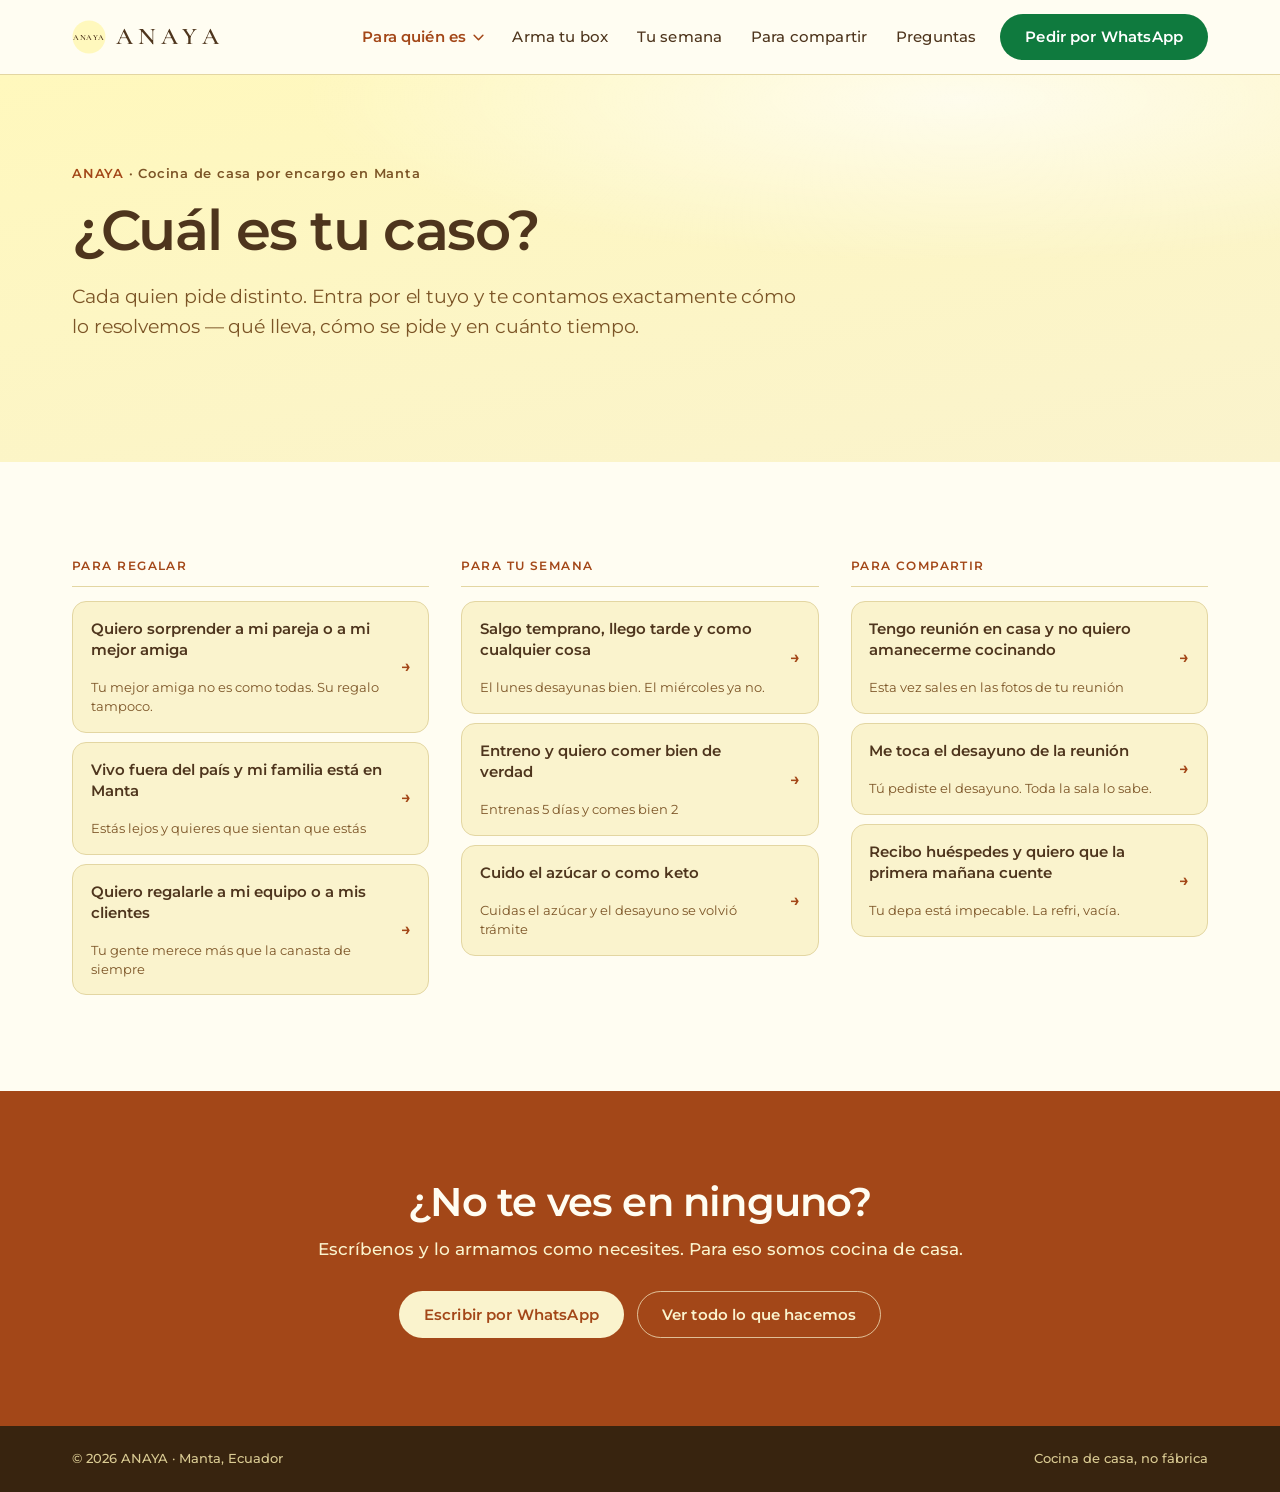
<file: para/index.html>
<!DOCTYPE html>
<html lang="es-EC">
<head>
<meta charset="utf-8" />
<meta name="viewport" content="width=device-width, initial-scale=1, viewport-fit=cover" />
<title>¿Cuál es tu caso? · ANAYA — cocina de casa en Manta</title>
<meta name="description" content="Cada quien pide distinto. Entra por tu caso — un regalo, tu semana o una reunión — y te contamos exactamente cómo lo resolvemos en Manta." />
<meta name="theme-color" content="#4E351D" />
<link rel="canonical" href="https://zeus-manuel.github.io/anaya/para/" />
<meta property="og:type" content="website" />
<meta property="og:site_name" content="ANAYA" />
<meta property="og:locale" content="es_EC" />
<meta property="og:url" content="https://zeus-manuel.github.io/anaya/para/" />
<meta property="og:title" content="¿Cuál es tu caso? · ANAYA" />
<meta property="og:description" content="Entra por tu caso y te contamos cómo lo resolvemos." />
<meta property="og:image" content="https://zeus-manuel.github.io/anaya/assets/og-image.png" />
<meta name="twitter:card" content="summary_large_image" />
<link rel="icon" href="../assets/favicon.svg" type="image/svg+xml" />
<link rel="preconnect" href="https://fonts.googleapis.com" />
<link rel="preconnect" href="https://fonts.gstatic.com" crossorigin />
<link rel="stylesheet" href="https://fonts.googleapis.com/css2?family=Cormorant+Garamond:wght@600&family=Montserrat:ital,wght@0,400;0,500;0,600;1,400&display=swap" />
<link rel="stylesheet" href="../assets/styles.css?v=a7b9d574" />
<link rel="stylesheet" href="../assets/icp.css?v=a7b9d574" />
<script src="../assets/nav.js?v=a7b9d574" defer></script>
<script type="application/ld+json">{"@context": "https://schema.org", "@type": "ItemList", "itemListElement": [{"@type": "ListItem", "position": 1, "name": "Tu mejor amiga no es como todas. Su regalo tampoco.", "url": "https://zeus-manuel.github.io/anaya/para/regalo-sorpresa/"}, {"@type": "ListItem", "position": 2, "name": "Estás lejos y quieres que sientan que estás", "url": "https://zeus-manuel.github.io/anaya/para/desde-el-exterior/"}, {"@type": "ListItem", "position": 3, "name": "Tu gente merece más que la canasta de siempre", "url": "https://zeus-manuel.github.io/anaya/para/regalos-para-tu-equipo/"}, {"@type": "ListItem", "position": 4, "name": "El lunes desayunas bien. El miércoles ya no.", "url": "https://zeus-manuel.github.io/anaya/para/semana-sin-cocinar/"}, {"@type": "ListItem", "position": 5, "name": "Entrenas 5 días y comes bien 2", "url": "https://zeus-manuel.github.io/anaya/para/comida-fit/"}, {"@type": "ListItem", "position": 6, "name": "Cuidas el azúcar y el desayuno se volvió trámite", "url": "https://zeus-manuel.github.io/anaya/para/baja-en-azucar/"}, {"@type": "ListItem", "position": 7, "name": "Esta vez sales en las fotos de tu reunión", "url": "https://zeus-manuel.github.io/anaya/para/bandeja-familiar/"}, {"@type": "ListItem", "position": 8, "name": "Tú pediste el desayuno. Toda la sala lo sabe.", "url": "https://zeus-manuel.github.io/anaya/para/desayuno-de-oficina/"}, {"@type": "ListItem", "position": 9, "name": "Tu depa está impecable. La refri, vacía.", "url": "https://zeus-manuel.github.io/anaya/para/huespedes-airbnb/"}]}</script>
</head>
<body class="icp">
<header class="nav">
  <div class="wrap nav__in">
    <a class="brand" href="../" aria-label="ANAYA — inicio">
      <span class="brand__mark" aria-hidden="true">
        <svg viewBox="0 0 64 64" width="34" height="34"><circle cx="32" cy="32" r="31" fill="#FFF8BD"/><text x="32" y="38" text-anchor="middle" font-family="Cormorant Garamond, serif" font-size="15" font-weight="600" letter-spacing="1.2" fill="#4E351D">ANAYA</text></svg>
      </span>
      <span class="brand__word">ANAYA</span>
    </a>
    <nav class="nav__links" aria-label="Principal">
      <div class="nav__item nav__item--sub">
        <button class="nav__toggle" aria-expanded="false" aria-controls="submenu">Para quién es <svg class="nav__chev" width="11" height="7" viewBox="0 0 12 8" aria-hidden="true"><path d="M1 1.5 6 6.5l5-5" fill="none" stroke="currentColor" stroke-width="1.8" stroke-linecap="round" stroke-linejoin="round"/></svg></button>
        <div class="subnav" id="submenu" hidden>
          <div class="subnav__in">
            <div class="subnav__col">
              <h3>Para regalar</h3>
              <ul>
              <li><a href="regalo-sorpresa/">Sorprender a mi pareja o a mi mejor amiga</a></li>
              <li><a href="desde-el-exterior/">Vivo fuera y mi familia está en Manta</a></li>
              <li><a href="regalos-para-tu-equipo/">Regalarle a mi equipo o a mis clientes</a></li>
              </ul>
            </div>
            <div class="subnav__col">
              <h3>Para tu semana</h3>
              <ul>
              <li><a href="semana-sin-cocinar/">Salgo temprano y llego tarde</a></li>
              <li><a href="comida-fit/">Entreno y quiero comer bien de verdad</a></li>
              <li><a href="baja-en-azucar/">Cuido el azúcar o como keto</a></li>
              </ul>
            </div>
            <div class="subnav__col">
              <h3>Para compartir</h3>
              <ul>
              <li><a href="bandeja-familiar/">Tengo reunión en casa</a></li>
              <li><a href="desayuno-de-oficina/">Me toca el desayuno de la reunión</a></li>
              <li><a href="huespedes-airbnb/">Recibo huéspedes</a></li>
              </ul>
            </div>
          </div>
          <a class="subnav__all" href="">Ver todos los casos →</a>
        </div>
      </div>
      <a href="../#sorpresa">Arma tu box</a>
      <a href="../#semana">Tu semana</a>
      <a href="../#compartir">Para compartir</a>
      <a href="../#faq">Preguntas</a>
    </nav>
    <a class="btn btn--wa nav__cta" href="https://wa.me/593963181898?text=%C2%A1Hola%20ANAYA%21%20Quiero%20hacer%20un%20pedido." target="_blank" rel="noopener">Pedir por WhatsApp</a>
    <button class="burger" aria-expanded="false" aria-controls="mnav" aria-label="Abrir menú"><span></span><span></span><span></span></button>
  </div>
  <nav class="mnav" id="mnav" aria-label="Menú del celular" hidden>
    <button class="mnav__acc" id="mnavAcc" aria-expanded="false" aria-controls="mnavPanel">
      <span>Para quién es</span>
      <svg class="mnav__chev" width="13" height="9" viewBox="0 0 12 8" aria-hidden="true"><path d="M1 1.5 6 6.5l5-5" fill="none" stroke="currentColor" stroke-width="1.8" stroke-linecap="round" stroke-linejoin="round"/></svg>
    </button>
    <div class="mnav__panel" id="mnavPanel" hidden>
        <p class="mnav__group">Para regalar</p>
        <a class="mnav__sub" href="regalo-sorpresa/">Sorprender a mi pareja o a mi mejor amiga</a>
        <a class="mnav__sub" href="desde-el-exterior/">Vivo fuera y mi familia está en Manta</a>
        <a class="mnav__sub" href="regalos-para-tu-equipo/">Regalarle a mi equipo o a mis clientes</a>
        <p class="mnav__group">Para tu semana</p>
        <a class="mnav__sub" href="semana-sin-cocinar/">Salgo temprano y llego tarde</a>
        <a class="mnav__sub" href="comida-fit/">Entreno y quiero comer bien de verdad</a>
        <a class="mnav__sub" href="baja-en-azucar/">Cuido el azúcar o como keto</a>
        <p class="mnav__group">Para compartir</p>
        <a class="mnav__sub" href="bandeja-familiar/">Tengo reunión en casa</a>
        <a class="mnav__sub" href="desayuno-de-oficina/">Me toca el desayuno de la reunión</a>
        <a class="mnav__sub" href="huespedes-airbnb/">Recibo huéspedes</a>
        <a class="mnav__sub mnav__all" href="">Ver todos los casos →</a>
    </div>
    <a href="../#sorpresa">Arma tu box</a>
    <a href="../#semana">Tu semana</a>
    <a href="../#compartir">Para compartir</a>
    <a href="../#faq">Preguntas</a>
    <a class="mnav__wa" href="https://wa.me/593963181898?text=%C2%A1Hola%20ANAYA%21%20Quiero%20hacer%20un%20pedido." target="_blank" rel="noopener">Pedir por WhatsApp</a>
  </nav>
</header>
<main>
  <section class="icp-hero">
    <div class="wrap">
      <p class="icp-crumb"><a href="../">ANAYA</a> · Cocina de casa por encargo en Manta</p>
      <h1>¿Cuál es tu caso?</h1>
      <p class="lead">Cada quien pide distinto. Entra por el tuyo y te contamos exactamente cómo lo resolvemos — qué lleva, cómo se pide y en cuánto tiempo.</p>
    </div>
  </section>
  <section class="casos">
    <div class="wrap">
      <div class="casos__grid">
        <div class="casos__col">
          <h3>Para regalar</h3>
          <ul class="casos__list">
          <li><a href="regalo-sorpresa/"><strong>Quiero sorprender a mi pareja o a mi mejor amiga</strong><span>Tu mejor amiga no es como todas. Su regalo tampoco.</span></a></li>
          <li><a href="desde-el-exterior/"><strong>Vivo fuera del país y mi familia está en Manta</strong><span>Estás lejos y quieres que sientan que estás</span></a></li>
          <li><a href="regalos-para-tu-equipo/"><strong>Quiero regalarle a mi equipo o a mis clientes</strong><span>Tu gente merece más que la canasta de siempre</span></a></li>
          </ul>
        </div>
        <div class="casos__col">
          <h3>Para tu semana</h3>
          <ul class="casos__list">
          <li><a href="semana-sin-cocinar/"><strong>Salgo temprano, llego tarde y como cualquier cosa</strong><span>El lunes desayunas bien. El miércoles ya no.</span></a></li>
          <li><a href="comida-fit/"><strong>Entreno y quiero comer bien de verdad</strong><span>Entrenas 5 días y comes bien 2</span></a></li>
          <li><a href="baja-en-azucar/"><strong>Cuido el azúcar o como keto</strong><span>Cuidas el azúcar y el desayuno se volvió trámite</span></a></li>
          </ul>
        </div>
        <div class="casos__col">
          <h3>Para compartir</h3>
          <ul class="casos__list">
          <li><a href="bandeja-familiar/"><strong>Tengo reunión en casa y no quiero amanecerme cocinando</strong><span>Esta vez sales en las fotos de tu reunión</span></a></li>
          <li><a href="desayuno-de-oficina/"><strong>Me toca el desayuno de la reunión</strong><span>Tú pediste el desayuno. Toda la sala lo sabe.</span></a></li>
          <li><a href="huespedes-airbnb/"><strong>Recibo huéspedes y quiero que la primera mañana cuente</strong><span>Tu depa está impecable. La refri, vacía.</span></a></li>
          </ul>
        </div>
      </div>
    </div>
  </section>
  <section class="final">
    <div class="wrap final__in">
      <h2>¿No te ves en ninguno?</h2>
      <p>Escríbenos y lo armamos como necesites. Para eso somos cocina de casa.</p>
      <div class="final__cta">
        <a class="btn btn--cream" href="https://wa.me/593963181898?text=%C2%A1Hola%20ANAYA%21%20Quiero%20hacer%20un%20pedido." target="_blank" rel="noopener">Escribir por WhatsApp</a>
        <a class="btn btn--outline-cream" href="../">Ver todo lo que hacemos</a>
      </div>
    </div>
  </section>
</main>
<footer class="foot">
  <div class="wrap foot__bar">
    <p>© 2026 ANAYA · Manta, Ecuador</p>
    <p>Cocina de casa, no fábrica</p>
  </div>
</footer>
</body>
</html>
</file>
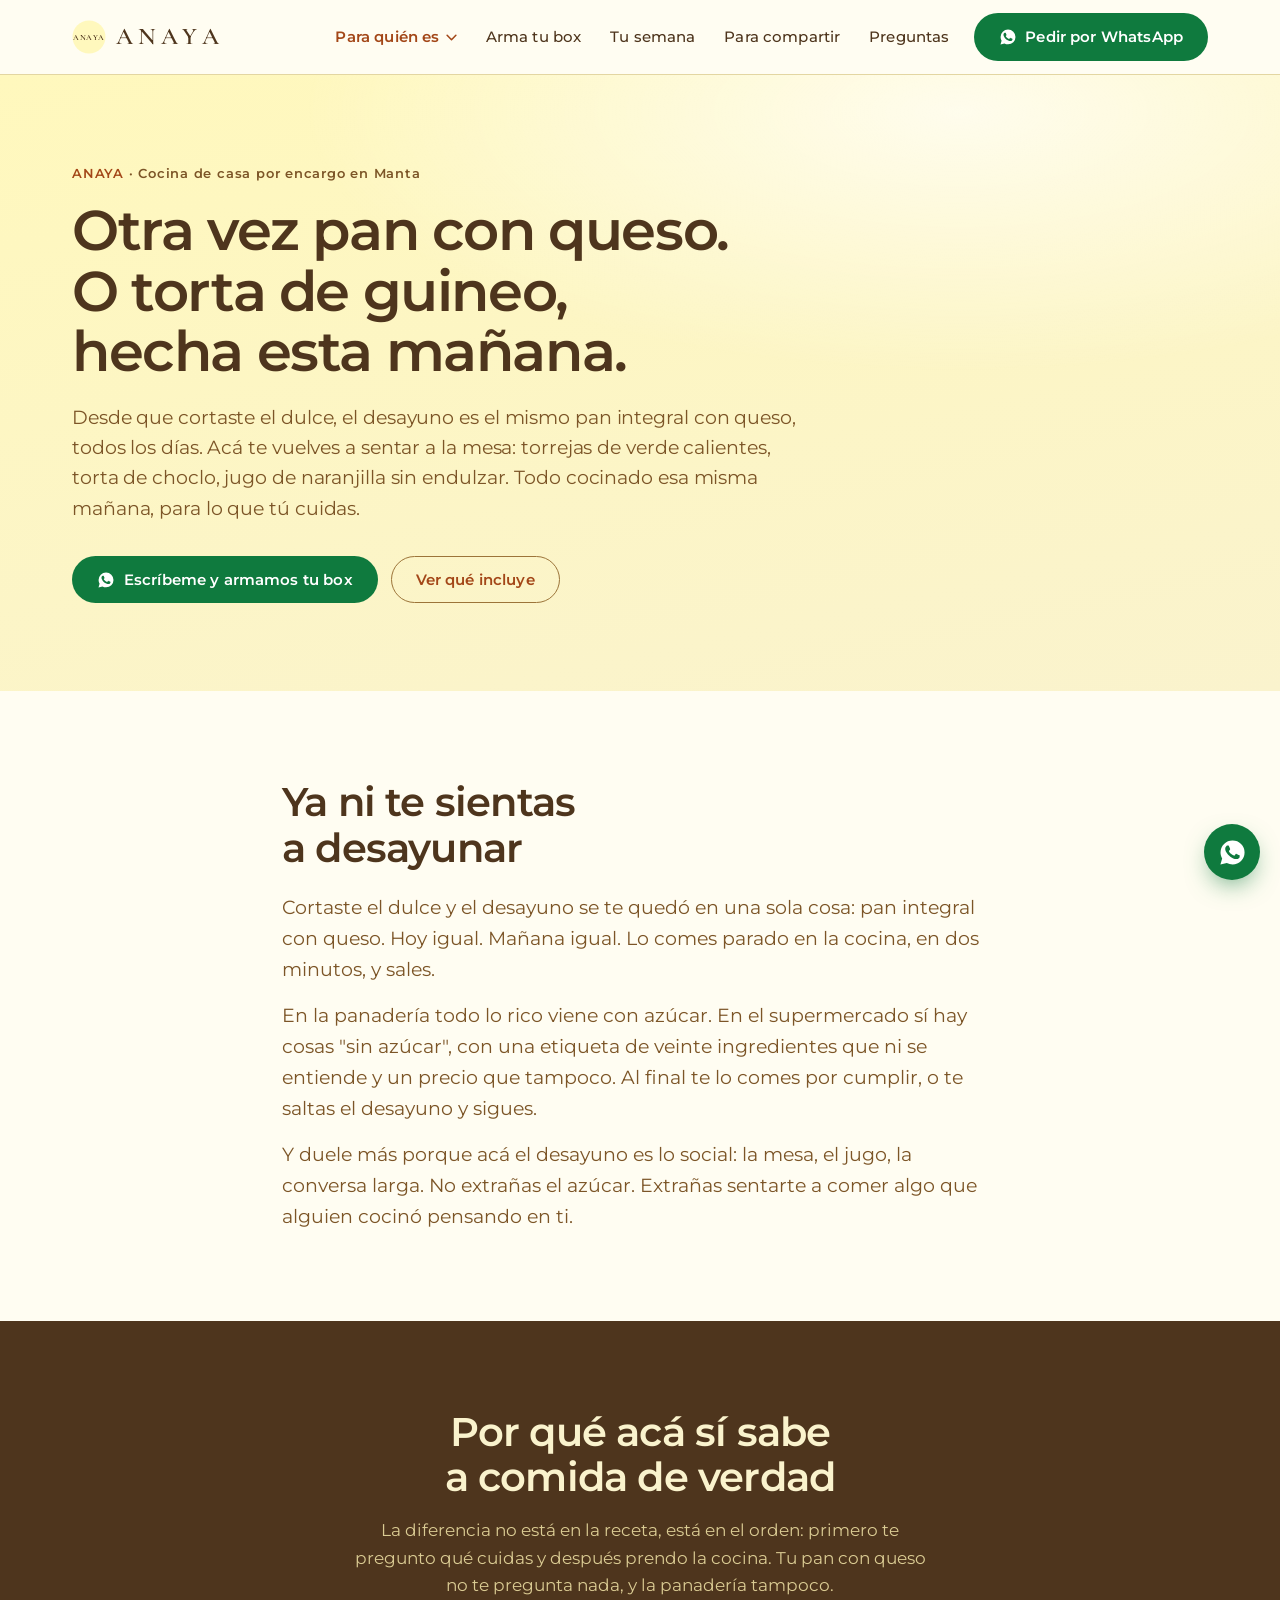
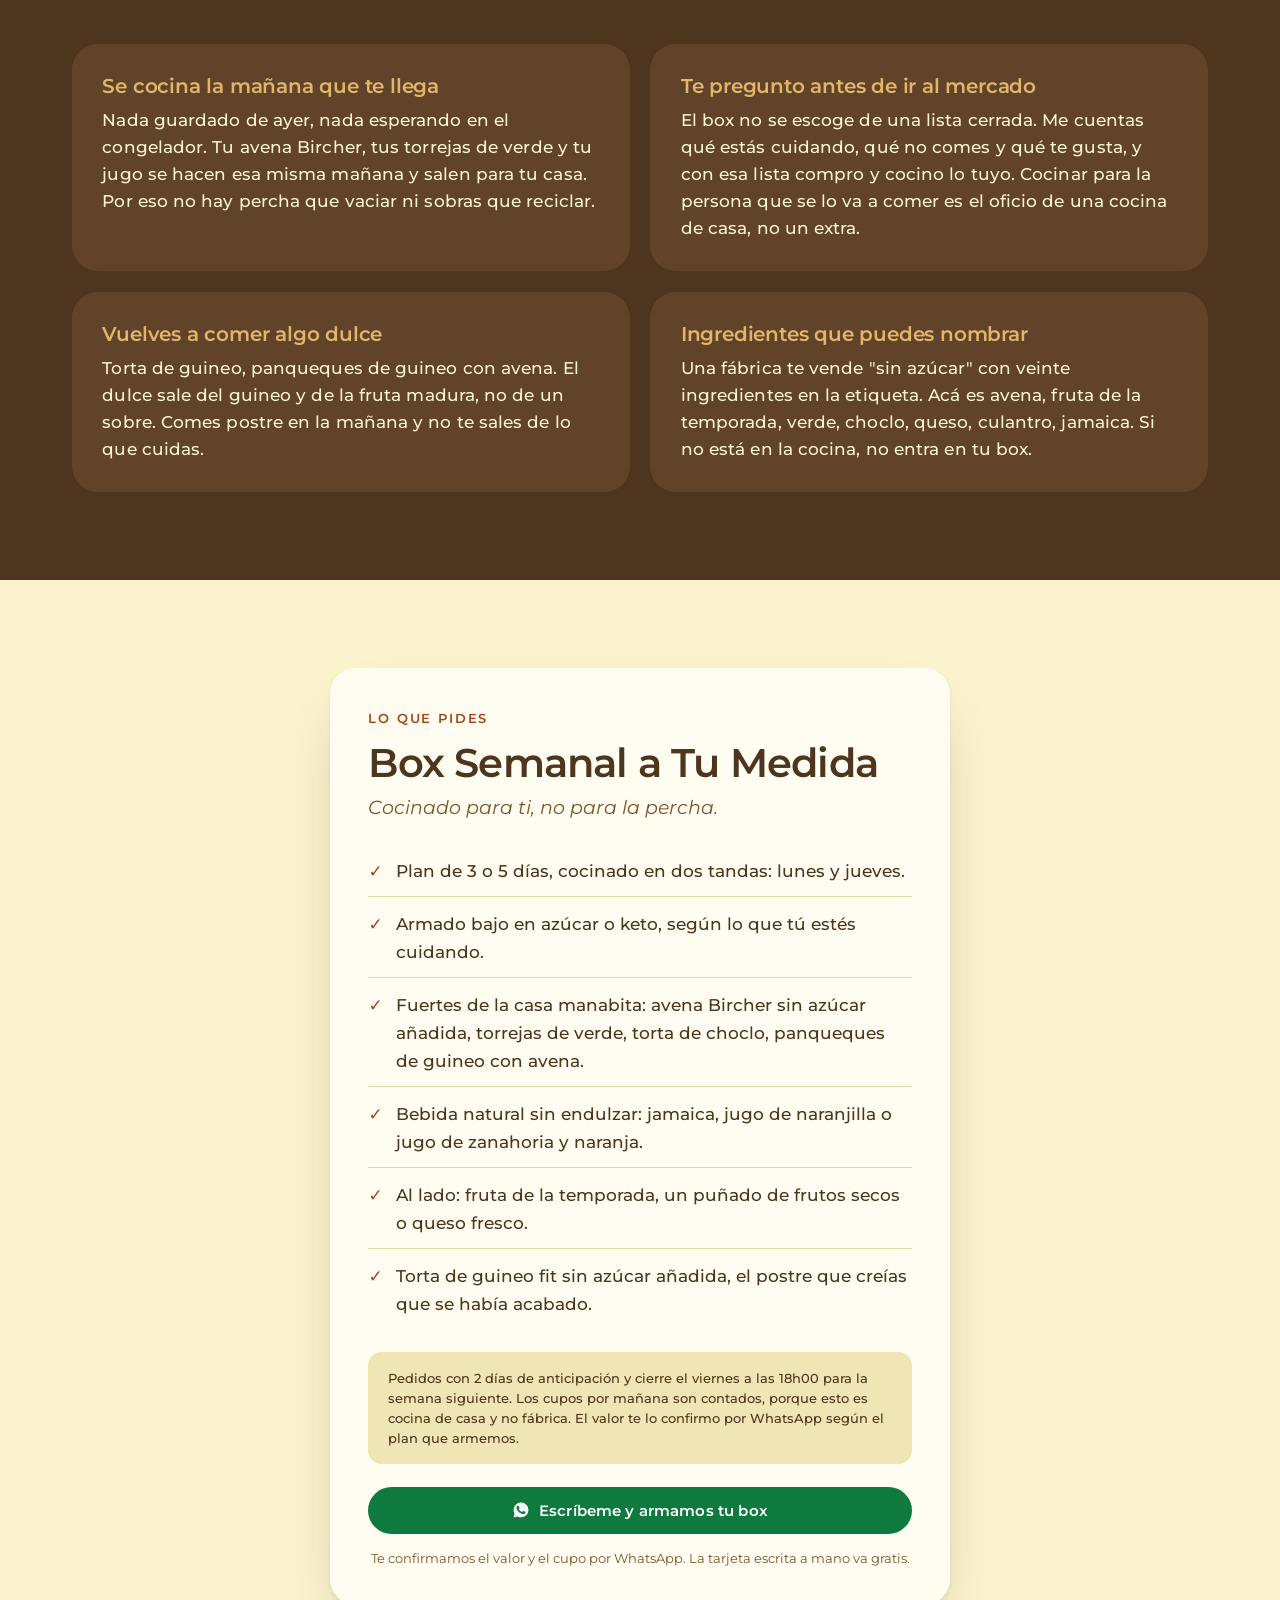
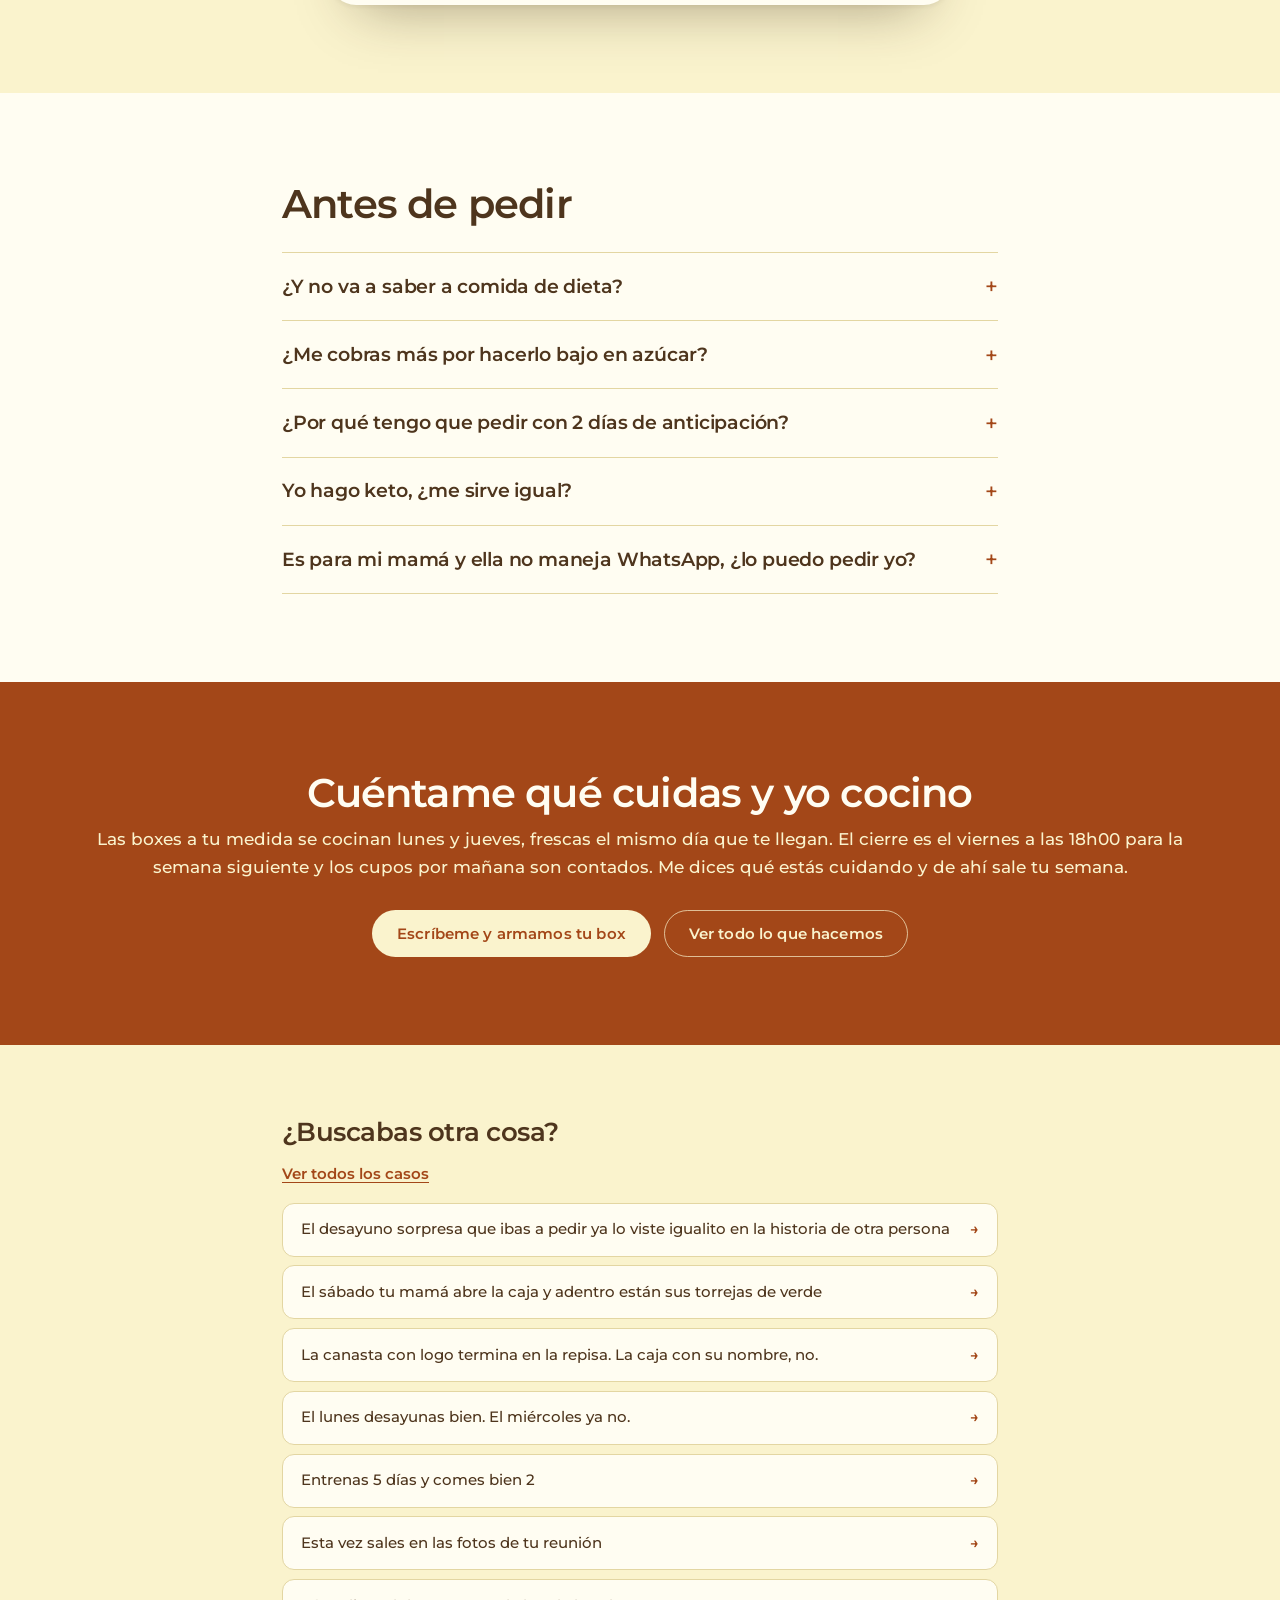
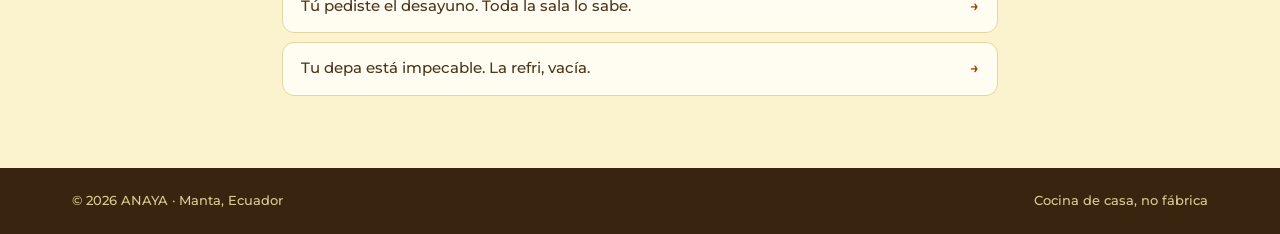
<file: para/baja-en-azucar/index.html>
<!DOCTYPE html>
<html lang="es-EC">
<head>
<meta charset="utf-8" />
<meta name="viewport" content="width=device-width, initial-scale=1, viewport-fit=cover" />
<title>Desayuno bajo en azúcar y keto en Manta — ANAYA</title>
<meta name="description" content="Cocina de casa que se adapta a lo que tú cuidas: box semanal bajo en azúcar o keto, cocinado la misma mañana que te llega. Pedidos por WhatsApp en Manta." />
<meta name="theme-color" content="#4E351D" />
<link rel="canonical" href="https://zeus-manuel.github.io/anaya/para/baja-en-azucar/" />

<meta property="og:type" content="website" />
<meta property="og:site_name" content="ANAYA" />
<meta property="og:locale" content="es_EC" />
<meta property="og:url" content="https://zeus-manuel.github.io/anaya/para/baja-en-azucar/" />
<meta property="og:title" content="Desayuno bajo en azúcar y keto en Manta — ANAYA" />
<meta property="og:description" content="Cocina de casa que se adapta a lo que tú cuidas: box semanal bajo en azúcar o keto, cocinado la misma mañana que te llega. Pedidos por WhatsApp en Manta." />
<meta property="og:image" content="https://zeus-manuel.github.io/anaya/assets/og-image.png" />
<meta property="og:image:width" content="1200" />
<meta property="og:image:height" content="630" />
<meta name="twitter:card" content="summary_large_image" />

<link rel="icon" href="../../assets/favicon.svg" type="image/svg+xml" />
<link rel="preconnect" href="https://fonts.googleapis.com" />
<link rel="preconnect" href="https://fonts.gstatic.com" crossorigin />
<link rel="stylesheet" href="https://fonts.googleapis.com/css2?family=Cormorant+Garamond:wght@600&family=Montserrat:ital,wght@0,400;0,500;0,600;1,400&display=swap" />
<link rel="stylesheet" href="../../assets/styles.css?v=a7b9d574" />
<link rel="stylesheet" href="../../assets/icp.css?v=a7b9d574" />
<script src="../../assets/nav.js?v=a7b9d574" defer></script>

<script type="application/ld+json">{"@context": "https://schema.org", "@type": "FAQPage", "mainEntity": [{"@type": "Question", "name": "¿Y no va a saber a comida de dieta?", "acceptedAnswer": {"@type": "Answer", "text": "Acá no se cocina comida triste. Es la misma comida de casa manabita, armada para lo que tú cuidas: torrejas de verde, torta de choclo, avena Bircher, jugo de naranjilla sin endulzar. El sabor nunca estuvo en el azúcar, está en que se cocinó hoy."}}, {"@type": "Question", "name": "¿Me cobras más por hacerlo bajo en azúcar?", "acceptedAnswer": {"@type": "Answer", "text": "No. Bajo en azúcar y keto son dos de las cuatro formas de armar el mismo box, igual que normal y fit. En la panadería fit lo especial se paga aparte; acá cocinar a tu medida es el trabajo."}}, {"@type": "Question", "name": "¿Por qué tengo que pedir con 2 días de anticipación?", "acceptedAnswer": {"@type": "Answer", "text": "Porque no hay nada hecho esperando. Esos 2 días son los que toma comprar fresco y cocinar tu box la misma mañana en que sale para tu casa. Si te lo pudiera entregar en una hora, sería porque estaba guardado desde antes."}}, {"@type": "Question", "name": "Yo hago keto, ¿me sirve igual?", "acceptedAnswer": {"@type": "Answer", "text": "Sí, el keto ya es una de las formas de armar el box. Me dices qué dejas fuera y con eso cocino: tu fuerte, queso, frutos secos, fruta que te sirva y bebidas sin endulzar. No te relleno el box con pan."}}, {"@type": "Question", "name": "Es para mi mamá y ella no maneja WhatsApp, ¿lo puedo pedir yo?", "acceptedAnswer": {"@type": "Answer", "text": "De una, muchos pedidos los hace la hija o el hijo. Tú me cuentas qué cuida ella y qué le gusta, yo te mando la foto del box antes de que salga y llega a su casa. Y si quieres, le va la tarjeta escrita a mano, que va gratis."}}]}</script>
<script type="application/ld+json">{"@context": "https://schema.org", "@type": "BreadcrumbList", "itemListElement": [{"@type": "ListItem", "position": 1, "name": "ANAYA", "item": "https://zeus-manuel.github.io/anaya/"}, {"@type": "ListItem", "position": 2, "name": "Otra vez pan con queso. O torta de guineo, hecha esta mañana.", "item": "https://zeus-manuel.github.io/anaya/para/baja-en-azucar/"}]}</script>
</head>

<body class="icp">
<a class="skip" href="#oferta">Ir directo al pedido</a>

<header class="nav">
  <div class="wrap nav__in">
    <a class="brand" href="../../" aria-label="ANAYA — inicio">
      <span class="brand__mark" aria-hidden="true">
        <svg viewBox="0 0 64 64" width="34" height="34"><circle cx="32" cy="32" r="31" fill="#FFF8BD"/><text x="32" y="38" text-anchor="middle" font-family="Cormorant Garamond, serif" font-size="15" font-weight="600" letter-spacing="1.2" fill="#4E351D">ANAYA</text></svg>
      </span>
      <span class="brand__word">ANAYA</span>
    </a>
    <nav class="nav__links" aria-label="Principal">
      <div class="nav__item nav__item--sub">
        <button class="nav__toggle" aria-expanded="false" aria-controls="submenu">Para quién es <svg class="nav__chev" width="11" height="7" viewBox="0 0 12 8" aria-hidden="true"><path d="M1 1.5 6 6.5l5-5" fill="none" stroke="currentColor" stroke-width="1.8" stroke-linecap="round" stroke-linejoin="round"/></svg></button>
        <div class="subnav" id="submenu" hidden>
          <div class="subnav__in">
            <div class="subnav__col">
              <h3>Para regalar</h3>
              <ul>
              <li><a href="../regalo-sorpresa/">Sorprender a mi pareja o a mi mejor amiga</a></li>
              <li><a href="../desde-el-exterior/">Vivo fuera y mi familia está en Manta</a></li>
              <li><a href="../regalos-para-tu-equipo/">Regalarle a mi equipo o a mis clientes</a></li>
              </ul>
            </div>
            <div class="subnav__col">
              <h3>Para tu semana</h3>
              <ul>
              <li><a href="../semana-sin-cocinar/">Salgo temprano y llego tarde</a></li>
              <li><a href="../comida-fit/">Entreno y quiero comer acorde</a></li>
              <li><a href="../baja-en-azucar/">Cuido el azúcar o como keto</a></li>
              </ul>
            </div>
            <div class="subnav__col">
              <h3>Para compartir</h3>
              <ul>
              <li><a href="../bandeja-familiar/">Tengo reunión en casa</a></li>
              <li><a href="../desayuno-de-oficina/">Me toca el desayuno de la reunión</a></li>
              <li><a href="../huespedes-airbnb/">Recibo huéspedes</a></li>
              </ul>
            </div>
          </div>
          <a class="subnav__all" href="../">Ver todos los casos →</a>
        </div>
      </div>
      <a href="../../#sorpresa">Arma tu box</a>
      <a href="../../#semana">Tu semana</a>
      <a href="../../#compartir">Para compartir</a>
      <a href="../../#faq">Preguntas</a>
    </nav>
    <a class="btn btn--wa nav__cta" href="https://wa.me/593963181898?text=Hola%20ANAYA%2C%20MEDIDA.%20Estoy%20cuidando%20___%20y%20quiero%20mi%20Box%20Semanal%20a%20Tu%20Medida%2C%20plan%20de%20___%20d%C3%ADas.%20Empiezo%20la%20semana%20del%20___." target="_blank" rel="noopener">
      <svg class="ico-wa" width="18" height="18" viewBox="0 0 24 24" aria-hidden="true"><path d="M12.04 2A9.9 9.9 0 0 0 2.1 11.9c0 1.75.46 3.46 1.34 4.97L2 22l5.28-1.38a9.9 9.9 0 0 0 4.76 1.21h.01a9.9 9.9 0 0 0 9.94-9.9A9.9 9.9 0 0 0 12.04 2Zm5.8 14.06c-.25.69-1.45 1.32-2 1.36-.51.04-1.16.06-1.87-.12a16.9 16.9 0 0 1-1.7-.63c-2.99-1.29-4.94-4.3-5.09-4.5-.15-.2-1.22-1.62-1.22-3.1 0-1.47.77-2.2 1.05-2.5.27-.3.6-.37.8-.37h.57c.19 0 .43-.03.67.51.25.6.85 2.07.92 2.22.08.15.13.33.03.53-.1.2-.15.32-.3.5s-.31.39-.44.53c-.15.15-.3.31-.13.6.17.3.76 1.25 1.63 2.03 1.12 1 2.06 1.3 2.36 1.45.3.15.47.13.64-.08.17-.2.73-.85.93-1.15.2-.3.39-.25.66-.15.27.1 1.72.81 2.02.96.3.15.5.22.57.35.07.13.07.74-.18 1.43Z"/></svg>Pedir por WhatsApp</a>
    <button class="burger" aria-expanded="false" aria-controls="mnav" aria-label="Abrir menú"><span></span><span></span><span></span></button>
  </div>
  <nav class="mnav" id="mnav" aria-label="Menú del celular" hidden>
    <button class="mnav__acc" id="mnavAcc" aria-expanded="false" aria-controls="mnavPanel">
      <span>Para quién es</span>
      <svg class="mnav__chev" width="13" height="9" viewBox="0 0 12 8" aria-hidden="true"><path d="M1 1.5 6 6.5l5-5" fill="none" stroke="currentColor" stroke-width="1.8" stroke-linecap="round" stroke-linejoin="round"/></svg>
    </button>
    <div class="mnav__panel" id="mnavPanel" hidden>
        <p class="mnav__group">Para regalar</p>
        <a class="mnav__sub" href="../regalo-sorpresa/">Sorprender a mi pareja o a mi mejor amiga</a>
        <a class="mnav__sub" href="../desde-el-exterior/">Vivo fuera y mi familia está en Manta</a>
        <a class="mnav__sub" href="../regalos-para-tu-equipo/">Regalarle a mi equipo o a mis clientes</a>
        <p class="mnav__group">Para tu semana</p>
        <a class="mnav__sub" href="../semana-sin-cocinar/">Salgo temprano y llego tarde</a>
        <a class="mnav__sub" href="../comida-fit/">Entreno y quiero comer acorde</a>
        <a class="mnav__sub" href="../baja-en-azucar/">Cuido el azúcar o como keto</a>
        <p class="mnav__group">Para compartir</p>
        <a class="mnav__sub" href="../bandeja-familiar/">Tengo reunión en casa</a>
        <a class="mnav__sub" href="../desayuno-de-oficina/">Me toca el desayuno de la reunión</a>
        <a class="mnav__sub" href="../huespedes-airbnb/">Recibo huéspedes</a>
        <a class="mnav__sub mnav__all" href="../">Ver todos los casos →</a>
    </div>
    <a href="../../#sorpresa">Arma tu box</a>
    <a href="../../#semana">Tu semana</a>
    <a href="../../#compartir">Para compartir</a>
    <a href="../../#faq">Preguntas</a>
    <a class="mnav__wa" href="https://wa.me/593963181898?text=Hola%20ANAYA%2C%20MEDIDA.%20Estoy%20cuidando%20___%20y%20quiero%20mi%20Box%20Semanal%20a%20Tu%20Medida%2C%20plan%20de%20___%20d%C3%ADas.%20Empiezo%20la%20semana%20del%20___." target="_blank" rel="noopener">Pedir por WhatsApp</a>
  </nav>
</header>

<main>

<section class="icp-hero">
  <div class="wrap">
    <p class="icp-crumb"><a href="../../">ANAYA</a> · Cocina de casa por encargo en Manta</p>
    <h1>Otra vez pan con queso. O torta de guineo, hecha esta mañana.</h1>
    <p class="lead">Desde que cortaste el dulce, el desayuno es el mismo pan integral con queso, todos los días. Acá te vuelves a sentar a la mesa: torrejas de verde calientes, torta de choclo, jugo de naranjilla sin endulzar. Todo cocinado esa misma mañana, para lo que tú cuidas.</p>
    <div class="icp-hero__cta">
      <a class="btn btn--wa" href="https://wa.me/593963181898?text=Hola%20ANAYA%2C%20quiero%20mi%20Box%20Semanal%20a%20Tu%20Medida.%20Lo%20quiero%20___%20%28bajo%20en%20az%C3%BAcar%20o%20keto%29%2C%20plan%20de%20___%20d%C3%ADas.%20Estoy%20cuidando%20___.%20No%20como%20___%20y%20me%20encanta%20___.%20Arranco%20la%20semana%20del%20___." target="_blank" rel="noopener">
        <svg class="ico-wa" width="18" height="18" viewBox="0 0 24 24" aria-hidden="true"><path d="M12.04 2A9.9 9.9 0 0 0 2.1 11.9c0 1.75.46 3.46 1.34 4.97L2 22l5.28-1.38a9.9 9.9 0 0 0 4.76 1.21h.01a9.9 9.9 0 0 0 9.94-9.9A9.9 9.9 0 0 0 12.04 2Zm5.8 14.06c-.25.69-1.45 1.32-2 1.36-.51.04-1.16.06-1.87-.12a16.9 16.9 0 0 1-1.7-.63c-2.99-1.29-4.94-4.3-5.09-4.5-.15-.2-1.22-1.62-1.22-3.1 0-1.47.77-2.2 1.05-2.5.27-.3.6-.37.8-.37h.57c.19 0 .43-.03.67.51.25.6.85 2.07.92 2.22.08.15.13.33.03.53-.1.2-.15.32-.3.5s-.31.39-.44.53c-.15.15-.3.31-.13.6.17.3.76 1.25 1.63 2.03 1.12 1 2.06 1.3 2.36 1.45.3.15.47.13.64-.08.17-.2.73-.85.93-1.15.2-.3.39-.25.66-.15.27.1 1.72.81 2.02.96.3.15.5.22.57.35.07.13.07.74-.18 1.43Z"/></svg>Escríbeme y armamos tu box</a>
      <a class="btn btn--ghost" href="#oferta">Ver qué incluye</a>
    </div>
  </div>
</section>

<section class="icp-dolor">
  <div class="wrap icp-narrow">
    <h2>Ya ni te sientas a desayunar</h2>
        <p>Cortaste el dulce y el desayuno se te quedó en una sola cosa: pan integral con queso. Hoy igual. Mañana igual. Lo comes parado en la cocina, en dos minutos, y sales.</p>
        <p>En la panadería todo lo rico viene con azúcar. En el supermercado sí hay cosas &quot;sin azúcar&quot;, con una etiqueta de veinte ingredientes que ni se entiende y un precio que tampoco. Al final te lo comes por cumplir, o te saltas el desayuno y sigues.</p>
        <p>Y duele más porque acá el desayuno es lo social: la mesa, el jugo, la conversa larga. No extrañas el azúcar. Extrañas sentarte a comer algo que alguien cocinó pensando en ti.</p>
  </div>
</section>

<section class="icp-mec">
  <div class="wrap">
    <header class="sec-head sec-head--center sec-head--light">
      <h2>Por qué acá sí sabe a comida de verdad</h2>
      <p class="sec-sub">La diferencia no está en la receta, está en el orden: primero te pregunto qué cuidas y después prendo la cocina. Tu pan con queso no te pregunta nada, y la panadería tampoco.</p>
    </header>
    <div class="mec__grid">
        <article class="mec__item">
          <h3>Se cocina la mañana que te llega</h3>
          <p>Nada guardado de ayer, nada esperando en el congelador. Tu avena Bircher, tus torrejas de verde y tu jugo se hacen esa misma mañana y salen para tu casa. Por eso no hay percha que vaciar ni sobras que reciclar.</p>
        </article>
        <article class="mec__item">
          <h3>Te pregunto antes de ir al mercado</h3>
          <p>El box no se escoge de una lista cerrada. Me cuentas qué estás cuidando, qué no comes y qué te gusta, y con esa lista compro y cocino lo tuyo. Cocinar para la persona que se lo va a comer es el oficio de una cocina de casa, no un extra.</p>
        </article>
        <article class="mec__item">
          <h3>Vuelves a comer algo dulce</h3>
          <p>Torta de guineo, panqueques de guineo con avena. El dulce sale del guineo y de la fruta madura, no de un sobre. Comes postre en la mañana y no te sales de lo que cuidas.</p>
        </article>
        <article class="mec__item">
          <h3>Ingredientes que puedes nombrar</h3>
          <p>Una fábrica te vende &quot;sin azúcar&quot; con veinte ingredientes en la etiqueta. Acá es avena, fruta de la temporada, verde, choclo, queso, culantro, jamaica. Si no está en la cocina, no entra en tu box.</p>
        </article>
    </div>
  </div>
</section>

<section class="icp-oferta" id="oferta">
  <div class="wrap icp-oferta__in">
    <div class="icp-oferta__card">
      <p class="eyebrow">Lo que pides</p>
      <h2>Box Semanal a Tu Medida</h2>
      <p class="icp-tagline">Cocinado para ti, no para la percha.</p>
      <ul class="icp-incluye">
          <li>Plan de 3 o 5 días, cocinado en dos tandas: lunes y jueves.</li>
          <li>Armado bajo en azúcar o keto, según lo que tú estés cuidando.</li>
          <li>Fuertes de la casa manabita: avena Bircher sin azúcar añadida, torrejas de verde, torta de choclo, panqueques de guineo con avena.</li>
          <li>Bebida natural sin endulzar: jamaica, jugo de naranjilla o jugo de zanahoria y naranja.</li>
          <li>Al lado: fruta de la temporada, un puñado de frutos secos o queso fresco.</li>
          <li>Torta de guineo fit sin azúcar añadida, el postre que creías que se había acabado.</li>
      </ul>
      <p class="icp-nota">Pedidos con 2 días de anticipación y cierre el viernes a las 18h00 para la semana siguiente. Los cupos por mañana son contados, porque esto es cocina de casa y no fábrica. El valor te lo confirmo por WhatsApp según el plan que armemos.</p>
      <a class="btn btn--wa btn--block" href="https://wa.me/593963181898?text=Hola%20ANAYA%2C%20quiero%20mi%20Box%20Semanal%20a%20Tu%20Medida.%20Lo%20quiero%20___%20%28bajo%20en%20az%C3%BAcar%20o%20keto%29%2C%20plan%20de%20___%20d%C3%ADas.%20Estoy%20cuidando%20___.%20No%20como%20___%20y%20me%20encanta%20___.%20Arranco%20la%20semana%20del%20___." target="_blank" rel="noopener">
        <svg class="ico-wa" width="18" height="18" viewBox="0 0 24 24" aria-hidden="true"><path d="M12.04 2A9.9 9.9 0 0 0 2.1 11.9c0 1.75.46 3.46 1.34 4.97L2 22l5.28-1.38a9.9 9.9 0 0 0 4.76 1.21h.01a9.9 9.9 0 0 0 9.94-9.9A9.9 9.9 0 0 0 12.04 2Zm5.8 14.06c-.25.69-1.45 1.32-2 1.36-.51.04-1.16.06-1.87-.12a16.9 16.9 0 0 1-1.7-.63c-2.99-1.29-4.94-4.3-5.09-4.5-.15-.2-1.22-1.62-1.22-3.1 0-1.47.77-2.2 1.05-2.5.27-.3.6-.37.8-.37h.57c.19 0 .43-.03.67.51.25.6.85 2.07.92 2.22.08.15.13.33.03.53-.1.2-.15.32-.3.5s-.31.39-.44.53c-.15.15-.3.31-.13.6.17.3.76 1.25 1.63 2.03 1.12 1 2.06 1.3 2.36 1.45.3.15.47.13.64-.08.17-.2.73-.85.93-1.15.2-.3.39-.25.66-.15.27.1 1.72.81 2.02.96.3.15.5.22.57.35.07.13.07.74-.18 1.43Z"/></svg>Escríbeme y armamos tu box</a>
      <p class="icp-mini">Te confirmamos el valor y el cupo por WhatsApp. La tarjeta escrita a mano va gratis.</p>
    </div>
  </div>
</section>

<section class="icp-faq">
  <div class="wrap icp-narrow">
    <h2>Antes de pedir</h2>
    <div class="acc">
      <details>
        <summary>¿Y no va a saber a comida de dieta?</summary>
        <p>Acá no se cocina comida triste. Es la misma comida de casa manabita, armada para lo que tú cuidas: torrejas de verde, torta de choclo, avena Bircher, jugo de naranjilla sin endulzar. El sabor nunca estuvo en el azúcar, está en que se cocinó hoy.</p>
      </details>
      <details>
        <summary>¿Me cobras más por hacerlo bajo en azúcar?</summary>
        <p>No. Bajo en azúcar y keto son dos de las cuatro formas de armar el mismo box, igual que normal y fit. En la panadería fit lo especial se paga aparte; acá cocinar a tu medida es el trabajo.</p>
      </details>
      <details>
        <summary>¿Por qué tengo que pedir con 2 días de anticipación?</summary>
        <p>Porque no hay nada hecho esperando. Esos 2 días son los que toma comprar fresco y cocinar tu box la misma mañana en que sale para tu casa. Si te lo pudiera entregar en una hora, sería porque estaba guardado desde antes.</p>
      </details>
      <details>
        <summary>Yo hago keto, ¿me sirve igual?</summary>
        <p>Sí, el keto ya es una de las formas de armar el box. Me dices qué dejas fuera y con eso cocino: tu fuerte, queso, frutos secos, fruta que te sirva y bebidas sin endulzar. No te relleno el box con pan.</p>
      </details>
      <details>
        <summary>Es para mi mamá y ella no maneja WhatsApp, ¿lo puedo pedir yo?</summary>
        <p>De una, muchos pedidos los hace la hija o el hijo. Tú me cuentas qué cuida ella y qué le gusta, yo te mando la foto del box antes de que salga y llega a su casa. Y si quieres, le va la tarjeta escrita a mano, que va gratis.</p>
      </details>
    </div>
  </div>
</section>

<section class="final">
  <div class="wrap final__in">
    <h2>Cuéntame qué cuidas y yo cocino</h2>
    <p>Las boxes a tu medida se cocinan lunes y jueves, frescas el mismo día que te llegan. El cierre es el viernes a las 18h00 para la semana siguiente y los cupos por mañana son contados. Me dices qué estás cuidando y de ahí sale tu semana.</p>
    <div class="final__cta">
      <a class="btn btn--cream" href="https://wa.me/593963181898?text=Hola%20ANAYA%2C%20MEDIDA.%20Estoy%20cuidando%20___%20y%20quiero%20mi%20Box%20Semanal%20a%20Tu%20Medida%2C%20plan%20de%20___%20d%C3%ADas.%20Empiezo%20la%20semana%20del%20___." target="_blank" rel="noopener">Escríbeme y armamos tu box</a>
      <a class="btn btn--outline-cream" href="../../">Ver todo lo que hacemos</a>
    </div>
  </div>
</section>

<section class="icp-otras">
  <div class="wrap icp-narrow">
    <h2>¿Buscabas otra cosa?</h2>
    <p class="icp-otras__hub"><a href="../">Ver todos los casos</a></p>
    <ul class="icp-otras__list">
        <li><a href="../regalo-sorpresa/">El desayuno sorpresa que ibas a pedir ya lo viste igualito en la historia de otra persona</a></li>
        <li><a href="../desde-el-exterior/">El sábado tu mamá abre la caja y adentro están sus torrejas de verde</a></li>
        <li><a href="../regalos-para-tu-equipo/">La canasta con logo termina en la repisa. La caja con su nombre, no.</a></li>
        <li><a href="../semana-sin-cocinar/">El lunes desayunas bien. El miércoles ya no.</a></li>
        <li><a href="../comida-fit/">Entrenas 5 días y comes bien 2</a></li>
        <li><a href="../bandeja-familiar/">Esta vez sales en las fotos de tu reunión</a></li>
        <li><a href="../desayuno-de-oficina/">Tú pediste el desayuno. Toda la sala lo sabe.</a></li>
        <li><a href="../huespedes-airbnb/">Tu depa está impecable. La refri, vacía.</a></li>
    </ul>
  </div>
</section>

</main>

<footer class="foot">
  <div class="wrap foot__bar">
    <p>© 2026 ANAYA · Manta, Ecuador</p>
    <p>Cocina de casa, no fábrica</p>
  </div>
</footer>

<a class="fab" href="https://wa.me/593963181898?text=Hola%20ANAYA%2C%20MEDIDA.%20Estoy%20cuidando%20___%20y%20quiero%20mi%20Box%20Semanal%20a%20Tu%20Medida%2C%20plan%20de%20___%20d%C3%ADas.%20Empiezo%20la%20semana%20del%20___." target="_blank" rel="noopener" aria-label="Escribir por WhatsApp">
  <svg width="29" height="29" viewBox="0 0 24 24" aria-hidden="true"><path d="M12.04 2A9.9 9.9 0 0 0 2.1 11.9c0 1.75.46 3.46 1.34 4.97L2 22l5.28-1.38a9.9 9.9 0 0 0 4.76 1.21h.01a9.9 9.9 0 0 0 9.94-9.9A9.9 9.9 0 0 0 12.04 2Zm5.8 14.06c-.25.69-1.45 1.32-2 1.36-.51.04-1.16.06-1.87-.12a16.9 16.9 0 0 1-1.7-.63c-2.99-1.29-4.94-4.3-5.09-4.5-.15-.2-1.22-1.62-1.22-3.1 0-1.47.77-2.2 1.05-2.5.27-.3.6-.37.8-.37h.57c.19 0 .43-.03.67.51.25.6.85 2.07.92 2.22.08.15.13.33.03.53-.1.2-.15.32-.3.5s-.31.39-.44.53c-.15.15-.3.31-.13.6.17.3.76 1.25 1.63 2.03 1.12 1 2.06 1.3 2.36 1.45.3.15.47.13.64-.08.17-.2.73-.85.93-1.15.2-.3.39-.25.66-.15.27.1 1.72.81 2.02.96.3.15.5.22.57.35.07.13.07.74-.18 1.43Z"/></svg>
</a>
</body>
</html>
</file>
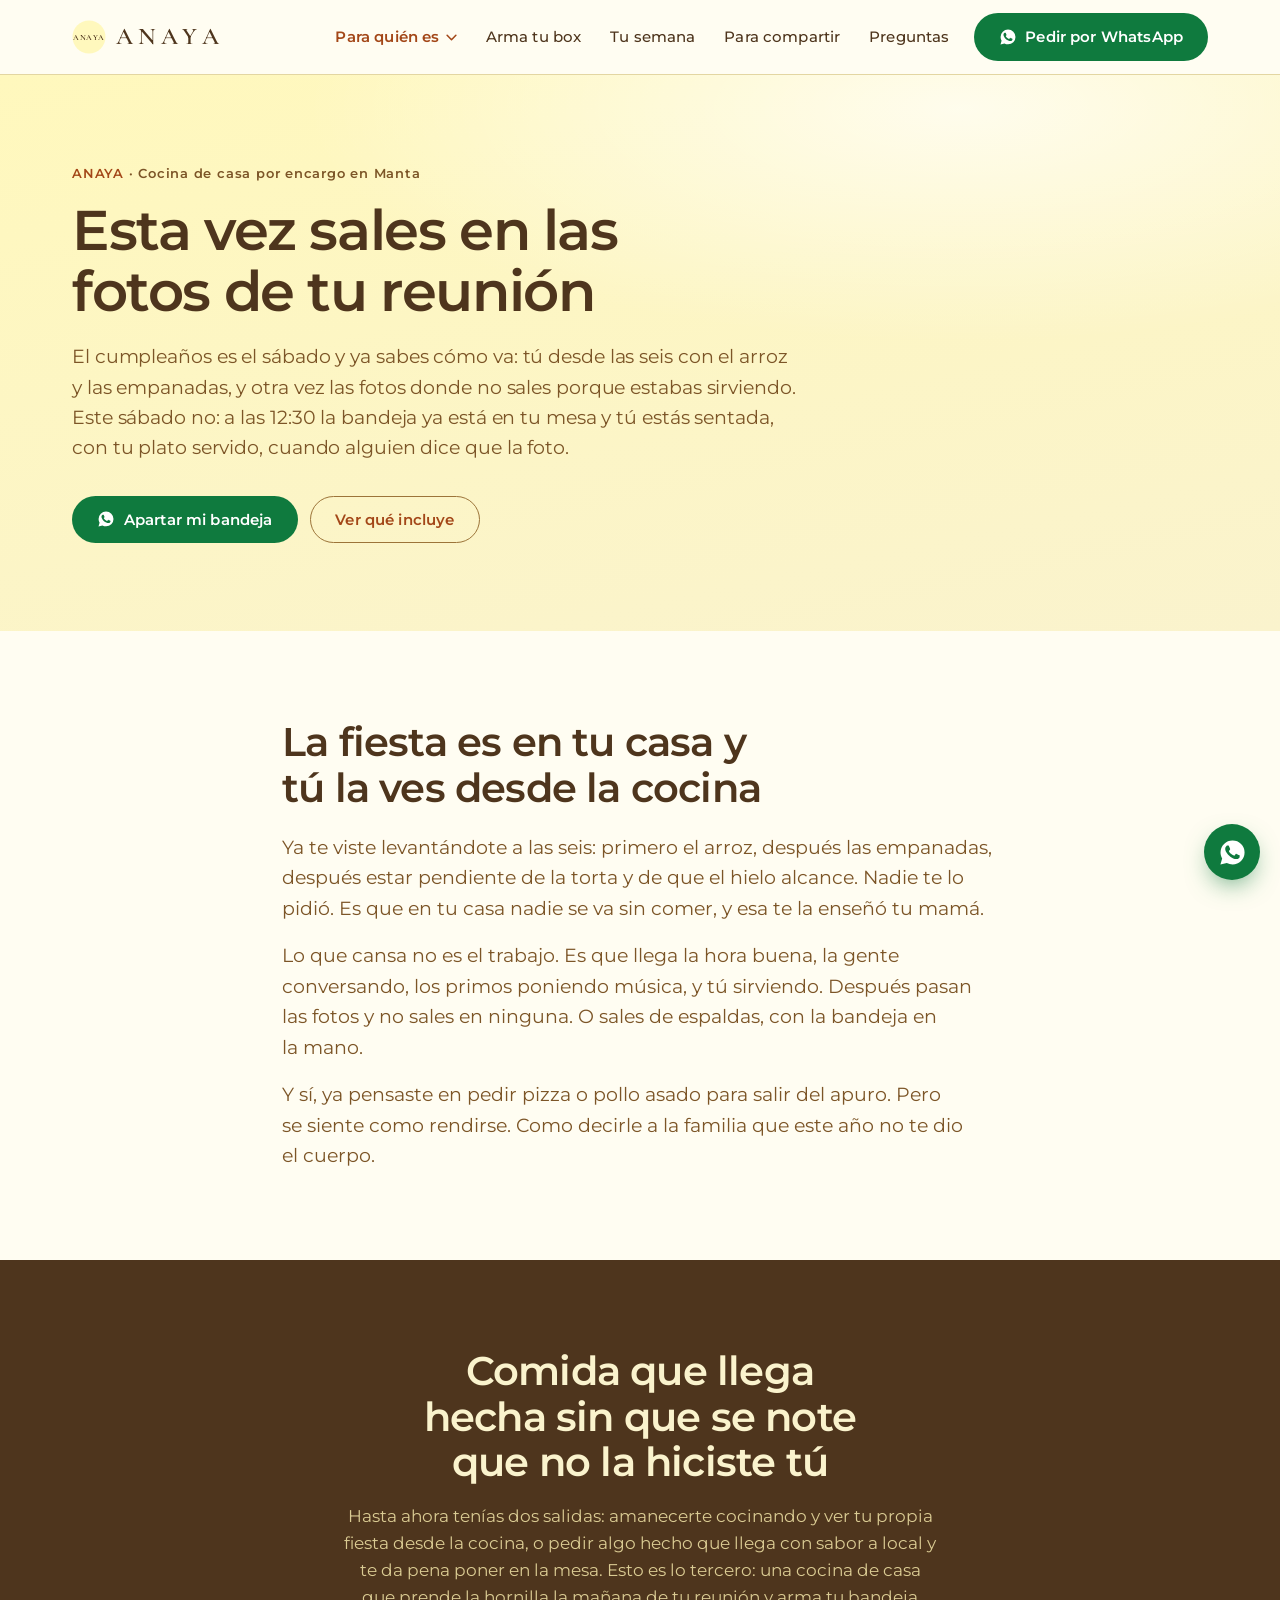
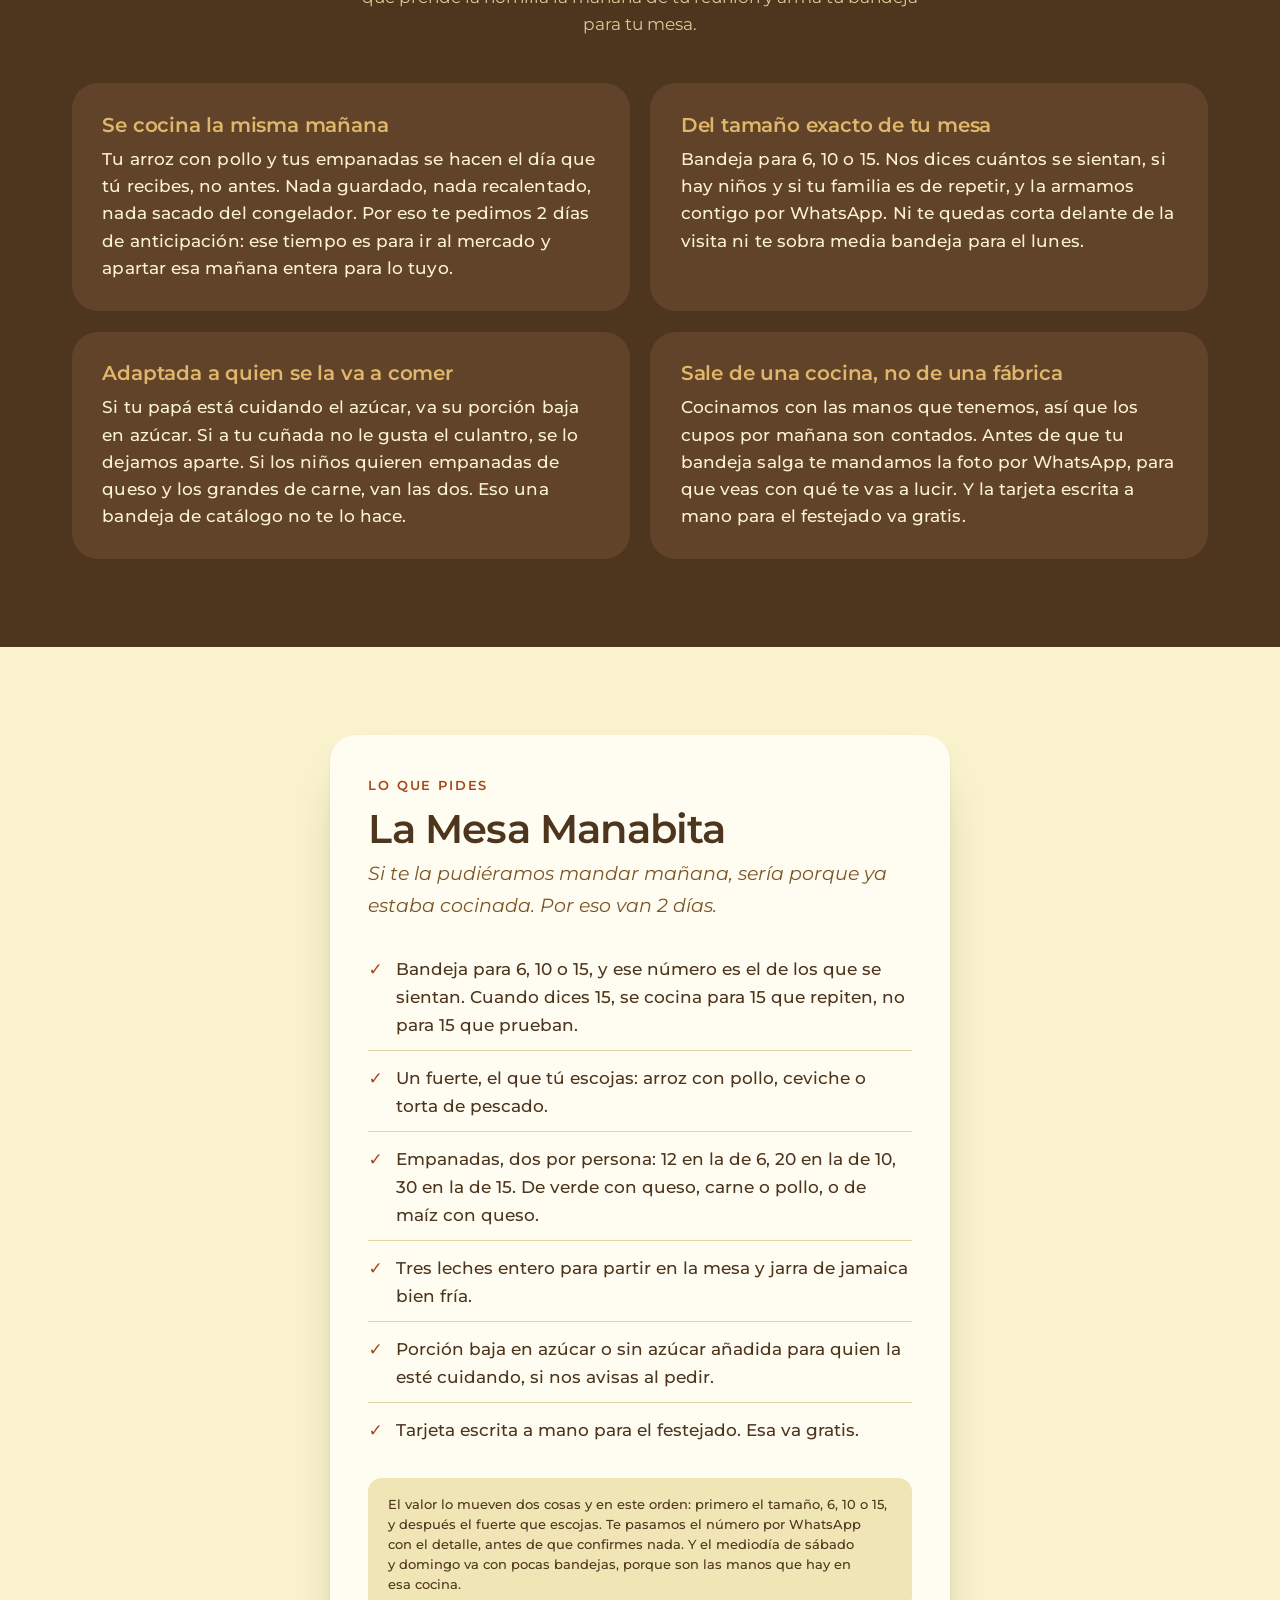
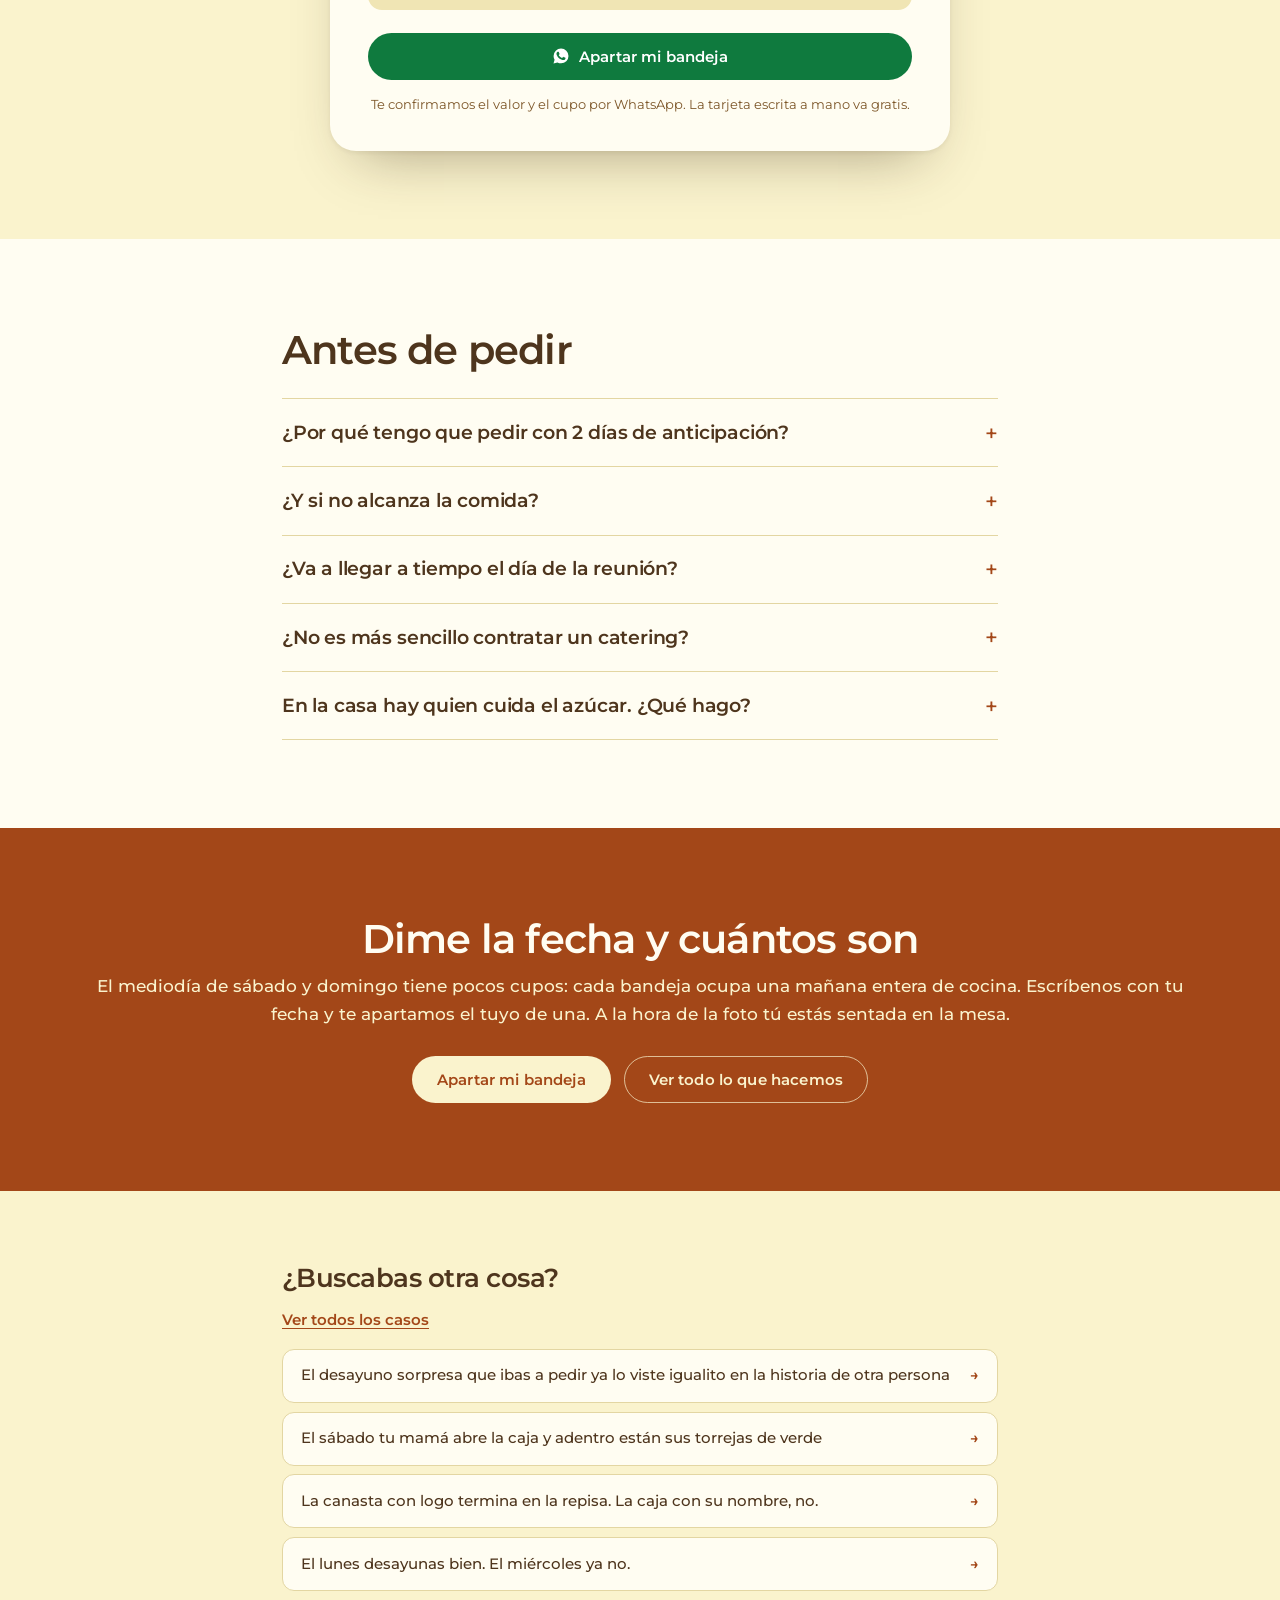
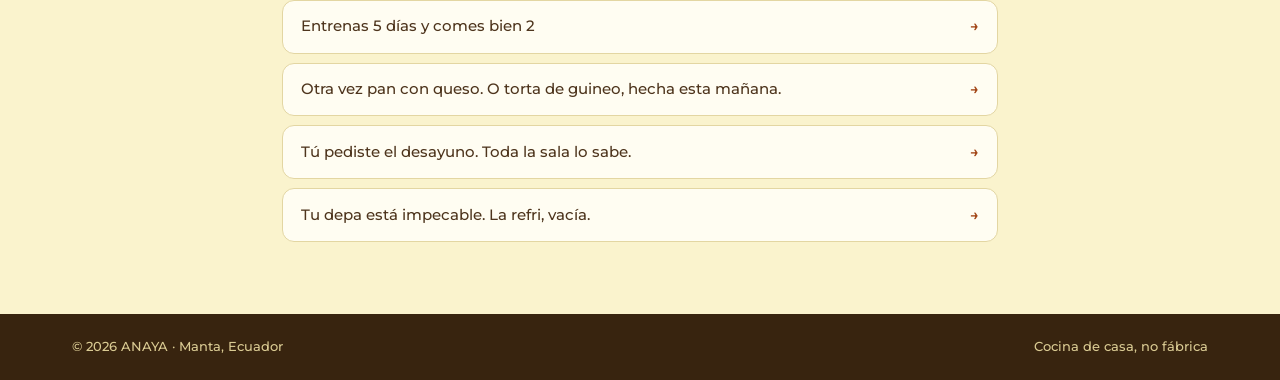
<file: para/bandeja-familiar/index.html>
<!DOCTYPE html>
<html lang="es-EC">
<head>
<meta charset="utf-8" />
<meta name="viewport" content="width=device-width, initial-scale=1, viewport-fit=cover" />
<title>Bandeja familiar para reuniones en Manta | ANAYA</title>
<meta name="description" content="Arroz con pollo, empanadas de verde y tres leches cocinados la misma mañana de tu reunión. Bandeja para 6, 10 o 15. Pídela por WhatsApp con 2 días." />
<meta name="theme-color" content="#4E351D" />
<link rel="canonical" href="https://zeus-manuel.github.io/anaya/para/bandeja-familiar/" />

<meta property="og:type" content="website" />
<meta property="og:site_name" content="ANAYA" />
<meta property="og:locale" content="es_EC" />
<meta property="og:url" content="https://zeus-manuel.github.io/anaya/para/bandeja-familiar/" />
<meta property="og:title" content="Bandeja familiar para reuniones en Manta | ANAYA" />
<meta property="og:description" content="Arroz con pollo, empanadas de verde y tres leches cocinados la misma mañana de tu reunión. Bandeja para 6, 10 o 15. Pídela por WhatsApp con 2 días." />
<meta property="og:image" content="https://zeus-manuel.github.io/anaya/assets/og-image.png" />
<meta property="og:image:width" content="1200" />
<meta property="og:image:height" content="630" />
<meta name="twitter:card" content="summary_large_image" />

<link rel="icon" href="../../assets/favicon.svg" type="image/svg+xml" />
<link rel="preconnect" href="https://fonts.googleapis.com" />
<link rel="preconnect" href="https://fonts.gstatic.com" crossorigin />
<link rel="stylesheet" href="https://fonts.googleapis.com/css2?family=Cormorant+Garamond:wght@600&family=Montserrat:ital,wght@0,400;0,500;0,600;1,400&display=swap" />
<link rel="stylesheet" href="../../assets/styles.css?v=a7b9d574" />
<link rel="stylesheet" href="../../assets/icp.css?v=a7b9d574" />
<script src="../../assets/nav.js?v=a7b9d574" defer></script>

<script type="application/ld+json">{"@context": "https://schema.org", "@type": "FAQPage", "mainEntity": [{"@type": "Question", "name": "¿Por qué tengo que pedir con 2 días de anticipación?", "acceptedAnswer": {"@type": "Answer", "text": "Porque no tenemos nada cocinado esperando cliente. Esos 2 días son para ir al mercado y apartarte la mañana de tu reunión. Una cocina que te entrega en dos horas es una cocina que ya tenía eso hecho desde antes. La nuestra recién prende la hornilla el día que tú comes."}}, {"@type": "Question", "name": "¿Y si no alcanza la comida?", "acceptedAnswer": {"@type": "Answer", "text": "Ese es el miedo de toda anfitriona. Por eso no te vendemos una bandeja y ya. Nos dices cuántos son, si hay niños y si tu familia es de repetir, y con eso te decimos si vas de 6, de 10 o de 15. Las empanadas van dos por persona, y si nos dices que en tu casa se repite, mandamos más. Si dudas entre dos tamaños, lo conversamos de frente por WhatsApp."}}, {"@type": "Question", "name": "¿Va a llegar a tiempo el día de la reunión?", "acceptedAnswer": {"@type": "Answer", "text": "Tú nos das la hora a la que la quieres en la mesa y de ahí sacamos la cuenta para atrás. Se cocina esa misma mañana y se te entrega lista para servir. Antes de que salga te mandamos la foto, así sabes que ya va en camino y sigues arreglando tu casa tranquila."}}, {"@type": "Question", "name": "¿No es más sencillo contratar un catering?", "acceptedAnswer": {"@type": "Answer", "text": "Más sencillo quizá. Pero el catering manda la misma bandeja a tu cumpleaños, a un matrimonio y a un evento de empresa, y se nota en el sabor. Aquí tu bandeja se arma para tu mesa, con sazón manabita de casa. Tú sigues siendo la que recibe. Solo que esta vez también te sientas."}}, {"@type": "Question", "name": "En la casa hay quien cuida el azúcar. ¿Qué hago?", "acceptedAnswer": {"@type": "Answer", "text": "Nos avisas al pedir y le mandamos su porción baja en azúcar o sin azúcar añadida, marcada con su nombre si quieres. Nadie se queda mirando el postre desde la esquina."}}]}</script>
<script type="application/ld+json">{"@context": "https://schema.org", "@type": "BreadcrumbList", "itemListElement": [{"@type": "ListItem", "position": 1, "name": "ANAYA", "item": "https://zeus-manuel.github.io/anaya/"}, {"@type": "ListItem", "position": 2, "name": "Esta vez sales en las fotos de tu reunión", "item": "https://zeus-manuel.github.io/anaya/para/bandeja-familiar/"}]}</script>
</head>

<body class="icp">
<a class="skip" href="#oferta">Ir directo al pedido</a>

<header class="nav">
  <div class="wrap nav__in">
    <a class="brand" href="../../" aria-label="ANAYA — inicio">
      <span class="brand__mark" aria-hidden="true">
        <svg viewBox="0 0 64 64" width="34" height="34"><circle cx="32" cy="32" r="31" fill="#FFF8BD"/><text x="32" y="38" text-anchor="middle" font-family="Cormorant Garamond, serif" font-size="15" font-weight="600" letter-spacing="1.2" fill="#4E351D">ANAYA</text></svg>
      </span>
      <span class="brand__word">ANAYA</span>
    </a>
    <nav class="nav__links" aria-label="Principal">
      <div class="nav__item nav__item--sub">
        <button class="nav__toggle" aria-expanded="false" aria-controls="submenu">Para quién es <svg class="nav__chev" width="11" height="7" viewBox="0 0 12 8" aria-hidden="true"><path d="M1 1.5 6 6.5l5-5" fill="none" stroke="currentColor" stroke-width="1.8" stroke-linecap="round" stroke-linejoin="round"/></svg></button>
        <div class="subnav" id="submenu" hidden>
          <div class="subnav__in">
            <div class="subnav__col">
              <h3>Para regalar</h3>
              <ul>
              <li><a href="../regalo-sorpresa/">Sorprender a mi pareja o a mi mejor amiga</a></li>
              <li><a href="../desde-el-exterior/">Vivo fuera y mi familia está en Manta</a></li>
              <li><a href="../regalos-para-tu-equipo/">Regalarle a mi equipo o a mis clientes</a></li>
              </ul>
            </div>
            <div class="subnav__col">
              <h3>Para tu semana</h3>
              <ul>
              <li><a href="../semana-sin-cocinar/">Salgo temprano y llego tarde</a></li>
              <li><a href="../comida-fit/">Entreno y quiero comer acorde</a></li>
              <li><a href="../baja-en-azucar/">Cuido el azúcar o como keto</a></li>
              </ul>
            </div>
            <div class="subnav__col">
              <h3>Para compartir</h3>
              <ul>
              <li><a href="../bandeja-familiar/">Tengo reunión en casa</a></li>
              <li><a href="../desayuno-de-oficina/">Me toca el desayuno de la reunión</a></li>
              <li><a href="../huespedes-airbnb/">Recibo huéspedes</a></li>
              </ul>
            </div>
          </div>
          <a class="subnav__all" href="../">Ver todos los casos →</a>
        </div>
      </div>
      <a href="../../#sorpresa">Arma tu box</a>
      <a href="../../#semana">Tu semana</a>
      <a href="../../#compartir">Para compartir</a>
      <a href="../../#faq">Preguntas</a>
    </nav>
    <a class="btn btn--wa nav__cta" href="https://wa.me/593963181898?text=Hola%20ANAYA%2C%20escribo%20por%20BANDEJA.%20Mi%20reuni%C3%B3n%20es%20el%20___%20%28fecha%29%20a%20las%20___%20y%20somos%20___%20personas.%20%C2%BFMe%20apartas%20el%20cupo%3F" target="_blank" rel="noopener">
      <svg class="ico-wa" width="18" height="18" viewBox="0 0 24 24" aria-hidden="true"><path d="M12.04 2A9.9 9.9 0 0 0 2.1 11.9c0 1.75.46 3.46 1.34 4.97L2 22l5.28-1.38a9.9 9.9 0 0 0 4.76 1.21h.01a9.9 9.9 0 0 0 9.94-9.9A9.9 9.9 0 0 0 12.04 2Zm5.8 14.06c-.25.69-1.45 1.32-2 1.36-.51.04-1.16.06-1.87-.12a16.9 16.9 0 0 1-1.7-.63c-2.99-1.29-4.94-4.3-5.09-4.5-.15-.2-1.22-1.62-1.22-3.1 0-1.47.77-2.2 1.05-2.5.27-.3.6-.37.8-.37h.57c.19 0 .43-.03.67.51.25.6.85 2.07.92 2.22.08.15.13.33.03.53-.1.2-.15.32-.3.5s-.31.39-.44.53c-.15.15-.3.31-.13.6.17.3.76 1.25 1.63 2.03 1.12 1 2.06 1.3 2.36 1.45.3.15.47.13.64-.08.17-.2.73-.85.93-1.15.2-.3.39-.25.66-.15.27.1 1.72.81 2.02.96.3.15.5.22.57.35.07.13.07.74-.18 1.43Z"/></svg>Pedir por WhatsApp</a>
    <button class="burger" aria-expanded="false" aria-controls="mnav" aria-label="Abrir menú"><span></span><span></span><span></span></button>
  </div>
  <nav class="mnav" id="mnav" aria-label="Menú del celular" hidden>
    <button class="mnav__acc" id="mnavAcc" aria-expanded="false" aria-controls="mnavPanel">
      <span>Para quién es</span>
      <svg class="mnav__chev" width="13" height="9" viewBox="0 0 12 8" aria-hidden="true"><path d="M1 1.5 6 6.5l5-5" fill="none" stroke="currentColor" stroke-width="1.8" stroke-linecap="round" stroke-linejoin="round"/></svg>
    </button>
    <div class="mnav__panel" id="mnavPanel" hidden>
        <p class="mnav__group">Para regalar</p>
        <a class="mnav__sub" href="../regalo-sorpresa/">Sorprender a mi pareja o a mi mejor amiga</a>
        <a class="mnav__sub" href="../desde-el-exterior/">Vivo fuera y mi familia está en Manta</a>
        <a class="mnav__sub" href="../regalos-para-tu-equipo/">Regalarle a mi equipo o a mis clientes</a>
        <p class="mnav__group">Para tu semana</p>
        <a class="mnav__sub" href="../semana-sin-cocinar/">Salgo temprano y llego tarde</a>
        <a class="mnav__sub" href="../comida-fit/">Entreno y quiero comer acorde</a>
        <a class="mnav__sub" href="../baja-en-azucar/">Cuido el azúcar o como keto</a>
        <p class="mnav__group">Para compartir</p>
        <a class="mnav__sub" href="../bandeja-familiar/">Tengo reunión en casa</a>
        <a class="mnav__sub" href="../desayuno-de-oficina/">Me toca el desayuno de la reunión</a>
        <a class="mnav__sub" href="../huespedes-airbnb/">Recibo huéspedes</a>
        <a class="mnav__sub mnav__all" href="../">Ver todos los casos →</a>
    </div>
    <a href="../../#sorpresa">Arma tu box</a>
    <a href="../../#semana">Tu semana</a>
    <a href="../../#compartir">Para compartir</a>
    <a href="../../#faq">Preguntas</a>
    <a class="mnav__wa" href="https://wa.me/593963181898?text=Hola%20ANAYA%2C%20escribo%20por%20BANDEJA.%20Mi%20reuni%C3%B3n%20es%20el%20___%20%28fecha%29%20a%20las%20___%20y%20somos%20___%20personas.%20%C2%BFMe%20apartas%20el%20cupo%3F" target="_blank" rel="noopener">Pedir por WhatsApp</a>
  </nav>
</header>

<main>

<section class="icp-hero">
  <div class="wrap">
    <p class="icp-crumb"><a href="../../">ANAYA</a> · Cocina de casa por encargo en Manta</p>
    <h1>Esta vez sales en las fotos de tu reunión</h1>
    <p class="lead">El cumpleaños es el sábado y ya sabes cómo va: tú desde las seis con el arroz y las empanadas, y otra vez las fotos donde no sales porque estabas sirviendo. Este sábado no: a las 12:30 la bandeja ya está en tu mesa y tú estás sentada, con tu plato servido, cuando alguien dice que la foto.</p>
    <div class="icp-hero__cta">
      <a class="btn btn--wa" href="https://wa.me/593963181898?text=Hola%20ANAYA%2C%20quiero%20La%20Mesa%20Manabita%20para%20mi%20reuni%C3%B3n%20del%20___%20%28fecha%29%2C%20a%20las%20___.%20Somos%20___%20personas.%20Me%20interesa%20el%20fuerte%20___%20y%20las%20empanadas%20de%20___.%20%C2%BFMe%20confirman%20el%20cupo%20y%20el%20valor%3F" target="_blank" rel="noopener">
        <svg class="ico-wa" width="18" height="18" viewBox="0 0 24 24" aria-hidden="true"><path d="M12.04 2A9.9 9.9 0 0 0 2.1 11.9c0 1.75.46 3.46 1.34 4.97L2 22l5.28-1.38a9.9 9.9 0 0 0 4.76 1.21h.01a9.9 9.9 0 0 0 9.94-9.9A9.9 9.9 0 0 0 12.04 2Zm5.8 14.06c-.25.69-1.45 1.32-2 1.36-.51.04-1.16.06-1.87-.12a16.9 16.9 0 0 1-1.7-.63c-2.99-1.29-4.94-4.3-5.09-4.5-.15-.2-1.22-1.62-1.22-3.1 0-1.47.77-2.2 1.05-2.5.27-.3.6-.37.8-.37h.57c.19 0 .43-.03.67.51.25.6.85 2.07.92 2.22.08.15.13.33.03.53-.1.2-.15.32-.3.5s-.31.39-.44.53c-.15.15-.3.31-.13.6.17.3.76 1.25 1.63 2.03 1.12 1 2.06 1.3 2.36 1.45.3.15.47.13.64-.08.17-.2.73-.85.93-1.15.2-.3.39-.25.66-.15.27.1 1.72.81 2.02.96.3.15.5.22.57.35.07.13.07.74-.18 1.43Z"/></svg>Apartar mi bandeja</a>
      <a class="btn btn--ghost" href="#oferta">Ver qué incluye</a>
    </div>
  </div>
</section>

<section class="icp-dolor">
  <div class="wrap icp-narrow">
    <h2>La fiesta es en tu casa y tú la ves desde la cocina</h2>
        <p>Ya te viste levantándote a las seis: primero el arroz, después las empanadas, después estar pendiente de la torta y de que el hielo alcance. Nadie te lo pidió. Es que en tu casa nadie se va sin comer, y esa te la enseñó tu mamá.</p>
        <p>Lo que cansa no es el trabajo. Es que llega la hora buena, la gente conversando, los primos poniendo música, y tú sirviendo. Después pasan las fotos y no sales en ninguna. O sales de espaldas, con la bandeja en la mano.</p>
        <p>Y sí, ya pensaste en pedir pizza o pollo asado para salir del apuro. Pero se siente como rendirse. Como decirle a la familia que este año no te dio el cuerpo.</p>
  </div>
</section>

<section class="icp-mec">
  <div class="wrap">
    <header class="sec-head sec-head--center sec-head--light">
      <h2>Comida que llega hecha sin que se note que no la hiciste tú</h2>
      <p class="sec-sub">Hasta ahora tenías dos salidas: amanecerte cocinando y ver tu propia fiesta desde la cocina, o pedir algo hecho que llega con sabor a local y te da pena poner en la mesa. Esto es lo tercero: una cocina de casa que prende la hornilla la mañana de tu reunión y arma tu bandeja para tu mesa.</p>
    </header>
    <div class="mec__grid">
        <article class="mec__item">
          <h3>Se cocina la misma mañana</h3>
          <p>Tu arroz con pollo y tus empanadas se hacen el día que tú recibes, no antes. Nada guardado, nada recalentado, nada sacado del congelador. Por eso te pedimos 2 días de anticipación: ese tiempo es para ir al mercado y apartar esa mañana entera para lo tuyo.</p>
        </article>
        <article class="mec__item">
          <h3>Del tamaño exacto de tu mesa</h3>
          <p>Bandeja para 6, 10 o 15. Nos dices cuántos se sientan, si hay niños y si tu familia es de repetir, y la armamos contigo por WhatsApp. Ni te quedas corta delante de la visita ni te sobra media bandeja para el lunes.</p>
        </article>
        <article class="mec__item">
          <h3>Adaptada a quien se la va a comer</h3>
          <p>Si tu papá está cuidando el azúcar, va su porción baja en azúcar. Si a tu cuñada no le gusta el culantro, se lo dejamos aparte. Si los niños quieren empanadas de queso y los grandes de carne, van las dos. Eso una bandeja de catálogo no te lo hace.</p>
        </article>
        <article class="mec__item">
          <h3>Sale de una cocina, no de una fábrica</h3>
          <p>Cocinamos con las manos que tenemos, así que los cupos por mañana son contados. Antes de que tu bandeja salga te mandamos la foto por WhatsApp, para que veas con qué te vas a lucir. Y la tarjeta escrita a mano para el festejado va gratis.</p>
        </article>
    </div>
  </div>
</section>

<section class="icp-oferta" id="oferta">
  <div class="wrap icp-oferta__in">
    <div class="icp-oferta__card">
      <p class="eyebrow">Lo que pides</p>
      <h2>La Mesa Manabita</h2>
      <p class="icp-tagline">Si te la pudiéramos mandar mañana, sería porque ya estaba cocinada. Por eso van 2 días.</p>
      <ul class="icp-incluye">
          <li>Bandeja para 6, 10 o 15, y ese número es el de los que se sientan. Cuando dices 15, se cocina para 15 que repiten, no para 15 que prueban.</li>
          <li>Un fuerte, el que tú escojas: arroz con pollo, ceviche o torta de pescado.</li>
          <li>Empanadas, dos por persona: 12 en la de 6, 20 en la de 10, 30 en la de 15. De verde con queso, carne o pollo, o de maíz con queso.</li>
          <li>Tres leches entero para partir en la mesa y jarra de jamaica bien fría.</li>
          <li>Porción baja en azúcar o sin azúcar añadida para quien la esté cuidando, si nos avisas al pedir.</li>
          <li>Tarjeta escrita a mano para el festejado. Esa va gratis.</li>
      </ul>
      <p class="icp-nota">El valor lo mueven dos cosas y en este orden: primero el tamaño, 6, 10 o 15, y después el fuerte que escojas. Te pasamos el número por WhatsApp con el detalle, antes de que confirmes nada. Y el mediodía de sábado y domingo va con pocas bandejas, porque son las manos que hay en esa cocina.</p>
      <a class="btn btn--wa btn--block" href="https://wa.me/593963181898?text=Hola%20ANAYA%2C%20quiero%20La%20Mesa%20Manabita%20para%20mi%20reuni%C3%B3n%20del%20___%20%28fecha%29%2C%20a%20las%20___.%20Somos%20___%20personas.%20Me%20interesa%20el%20fuerte%20___%20y%20las%20empanadas%20de%20___.%20%C2%BFMe%20confirman%20el%20cupo%20y%20el%20valor%3F" target="_blank" rel="noopener">
        <svg class="ico-wa" width="18" height="18" viewBox="0 0 24 24" aria-hidden="true"><path d="M12.04 2A9.9 9.9 0 0 0 2.1 11.9c0 1.75.46 3.46 1.34 4.97L2 22l5.28-1.38a9.9 9.9 0 0 0 4.76 1.21h.01a9.9 9.9 0 0 0 9.94-9.9A9.9 9.9 0 0 0 12.04 2Zm5.8 14.06c-.25.69-1.45 1.32-2 1.36-.51.04-1.16.06-1.87-.12a16.9 16.9 0 0 1-1.7-.63c-2.99-1.29-4.94-4.3-5.09-4.5-.15-.2-1.22-1.62-1.22-3.1 0-1.47.77-2.2 1.05-2.5.27-.3.6-.37.8-.37h.57c.19 0 .43-.03.67.51.25.6.85 2.07.92 2.22.08.15.13.33.03.53-.1.2-.15.32-.3.5s-.31.39-.44.53c-.15.15-.3.31-.13.6.17.3.76 1.25 1.63 2.03 1.12 1 2.06 1.3 2.36 1.45.3.15.47.13.64-.08.17-.2.73-.85.93-1.15.2-.3.39-.25.66-.15.27.1 1.72.81 2.02.96.3.15.5.22.57.35.07.13.07.74-.18 1.43Z"/></svg>Apartar mi bandeja</a>
      <p class="icp-mini">Te confirmamos el valor y el cupo por WhatsApp. La tarjeta escrita a mano va gratis.</p>
    </div>
  </div>
</section>

<section class="icp-faq">
  <div class="wrap icp-narrow">
    <h2>Antes de pedir</h2>
    <div class="acc">
      <details>
        <summary>¿Por qué tengo que pedir con 2 días de anticipación?</summary>
        <p>Porque no tenemos nada cocinado esperando cliente. Esos 2 días son para ir al mercado y apartarte la mañana de tu reunión. Una cocina que te entrega en dos horas es una cocina que ya tenía eso hecho desde antes. La nuestra recién prende la hornilla el día que tú comes.</p>
      </details>
      <details>
        <summary>¿Y si no alcanza la comida?</summary>
        <p>Ese es el miedo de toda anfitriona. Por eso no te vendemos una bandeja y ya. Nos dices cuántos son, si hay niños y si tu familia es de repetir, y con eso te decimos si vas de 6, de 10 o de 15. Las empanadas van dos por persona, y si nos dices que en tu casa se repite, mandamos más. Si dudas entre dos tamaños, lo conversamos de frente por WhatsApp.</p>
      </details>
      <details>
        <summary>¿Va a llegar a tiempo el día de la reunión?</summary>
        <p>Tú nos das la hora a la que la quieres en la mesa y de ahí sacamos la cuenta para atrás. Se cocina esa misma mañana y se te entrega lista para servir. Antes de que salga te mandamos la foto, así sabes que ya va en camino y sigues arreglando tu casa tranquila.</p>
      </details>
      <details>
        <summary>¿No es más sencillo contratar un catering?</summary>
        <p>Más sencillo quizá. Pero el catering manda la misma bandeja a tu cumpleaños, a un matrimonio y a un evento de empresa, y se nota en el sabor. Aquí tu bandeja se arma para tu mesa, con sazón manabita de casa. Tú sigues siendo la que recibe. Solo que esta vez también te sientas.</p>
      </details>
      <details>
        <summary>En la casa hay quien cuida el azúcar. ¿Qué hago?</summary>
        <p>Nos avisas al pedir y le mandamos su porción baja en azúcar o sin azúcar añadida, marcada con su nombre si quieres. Nadie se queda mirando el postre desde la esquina.</p>
      </details>
    </div>
  </div>
</section>

<section class="final">
  <div class="wrap final__in">
    <h2>Dime la fecha y cuántos son</h2>
    <p>El mediodía de sábado y domingo tiene pocos cupos: cada bandeja ocupa una mañana entera de cocina. Escríbenos con tu fecha y te apartamos el tuyo de una. A la hora de la foto tú estás sentada en la mesa.</p>
    <div class="final__cta">
      <a class="btn btn--cream" href="https://wa.me/593963181898?text=Hola%20ANAYA%2C%20escribo%20por%20BANDEJA.%20Mi%20reuni%C3%B3n%20es%20el%20___%20%28fecha%29%20a%20las%20___%20y%20somos%20___%20personas.%20%C2%BFMe%20apartas%20el%20cupo%3F" target="_blank" rel="noopener">Apartar mi bandeja</a>
      <a class="btn btn--outline-cream" href="../../">Ver todo lo que hacemos</a>
    </div>
  </div>
</section>

<section class="icp-otras">
  <div class="wrap icp-narrow">
    <h2>¿Buscabas otra cosa?</h2>
    <p class="icp-otras__hub"><a href="../">Ver todos los casos</a></p>
    <ul class="icp-otras__list">
        <li><a href="../regalo-sorpresa/">El desayuno sorpresa que ibas a pedir ya lo viste igualito en la historia de otra persona</a></li>
        <li><a href="../desde-el-exterior/">El sábado tu mamá abre la caja y adentro están sus torrejas de verde</a></li>
        <li><a href="../regalos-para-tu-equipo/">La canasta con logo termina en la repisa. La caja con su nombre, no.</a></li>
        <li><a href="../semana-sin-cocinar/">El lunes desayunas bien. El miércoles ya no.</a></li>
        <li><a href="../comida-fit/">Entrenas 5 días y comes bien 2</a></li>
        <li><a href="../baja-en-azucar/">Otra vez pan con queso. O torta de guineo, hecha esta mañana.</a></li>
        <li><a href="../desayuno-de-oficina/">Tú pediste el desayuno. Toda la sala lo sabe.</a></li>
        <li><a href="../huespedes-airbnb/">Tu depa está impecable. La refri, vacía.</a></li>
    </ul>
  </div>
</section>

</main>

<footer class="foot">
  <div class="wrap foot__bar">
    <p>© 2026 ANAYA · Manta, Ecuador</p>
    <p>Cocina de casa, no fábrica</p>
  </div>
</footer>

<a class="fab" href="https://wa.me/593963181898?text=Hola%20ANAYA%2C%20escribo%20por%20BANDEJA.%20Mi%20reuni%C3%B3n%20es%20el%20___%20%28fecha%29%20a%20las%20___%20y%20somos%20___%20personas.%20%C2%BFMe%20apartas%20el%20cupo%3F" target="_blank" rel="noopener" aria-label="Escribir por WhatsApp">
  <svg width="29" height="29" viewBox="0 0 24 24" aria-hidden="true"><path d="M12.04 2A9.9 9.9 0 0 0 2.1 11.9c0 1.75.46 3.46 1.34 4.97L2 22l5.28-1.38a9.9 9.9 0 0 0 4.76 1.21h.01a9.9 9.9 0 0 0 9.94-9.9A9.9 9.9 0 0 0 12.04 2Zm5.8 14.06c-.25.69-1.45 1.32-2 1.36-.51.04-1.16.06-1.87-.12a16.9 16.9 0 0 1-1.7-.63c-2.99-1.29-4.94-4.3-5.09-4.5-.15-.2-1.22-1.62-1.22-3.1 0-1.47.77-2.2 1.05-2.5.27-.3.6-.37.8-.37h.57c.19 0 .43-.03.67.51.25.6.85 2.07.92 2.22.08.15.13.33.03.53-.1.2-.15.32-.3.5s-.31.39-.44.53c-.15.15-.3.31-.13.6.17.3.76 1.25 1.63 2.03 1.12 1 2.06 1.3 2.36 1.45.3.15.47.13.64-.08.17-.2.73-.85.93-1.15.2-.3.39-.25.66-.15.27.1 1.72.81 2.02.96.3.15.5.22.57.35.07.13.07.74-.18 1.43Z"/></svg>
</a>
</body>
</html>
</file>
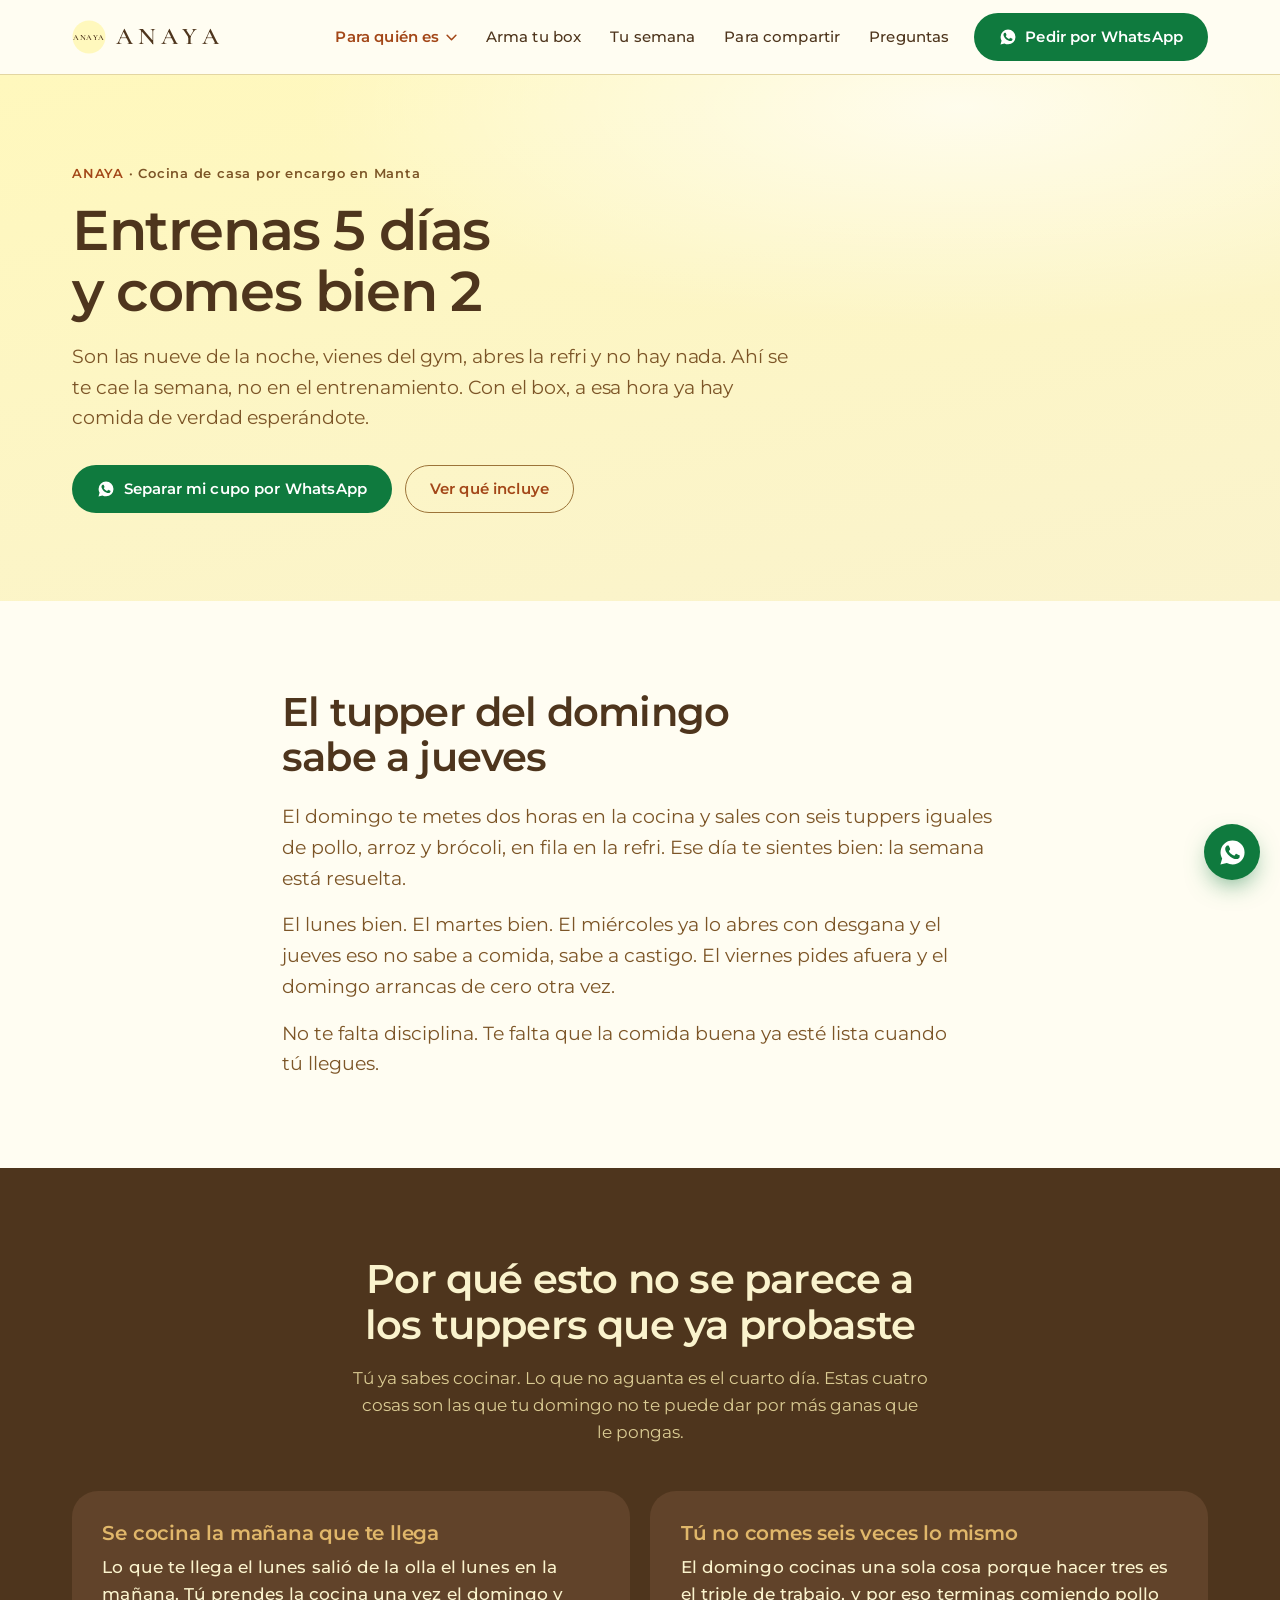
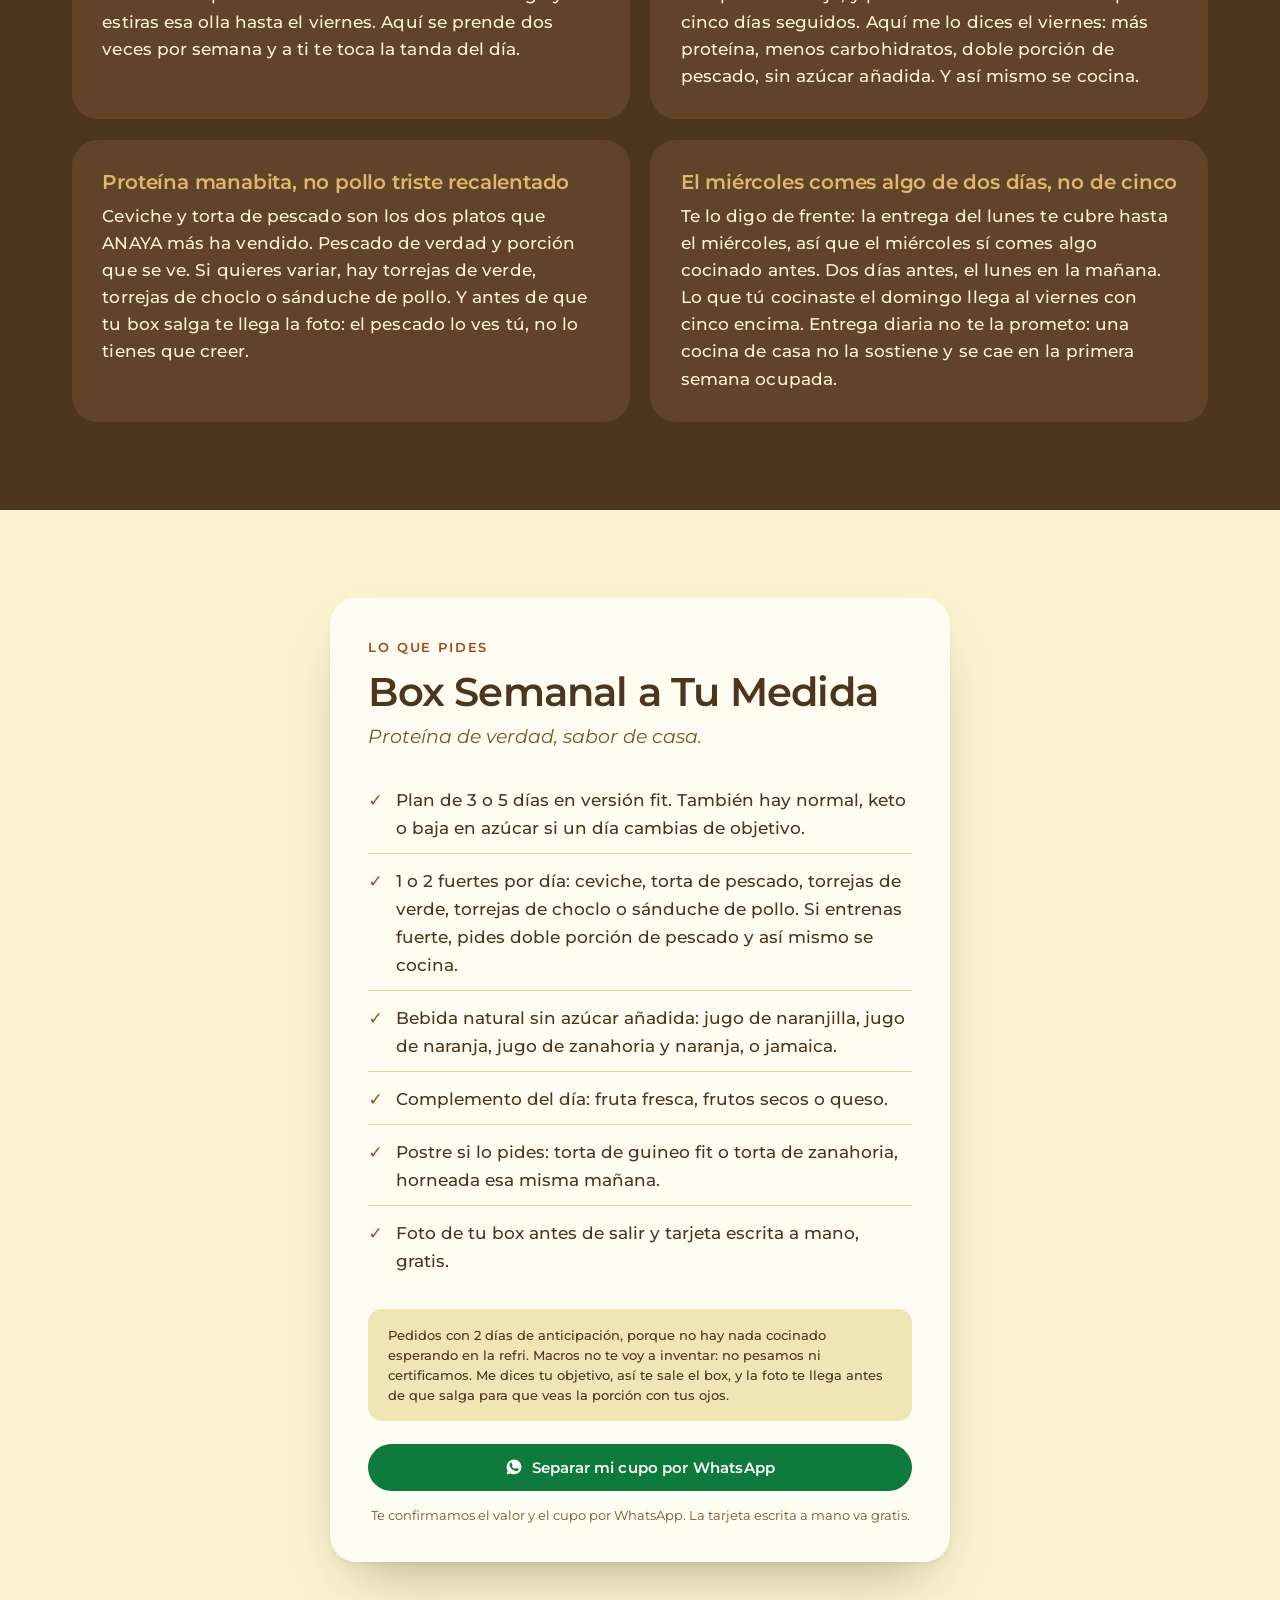
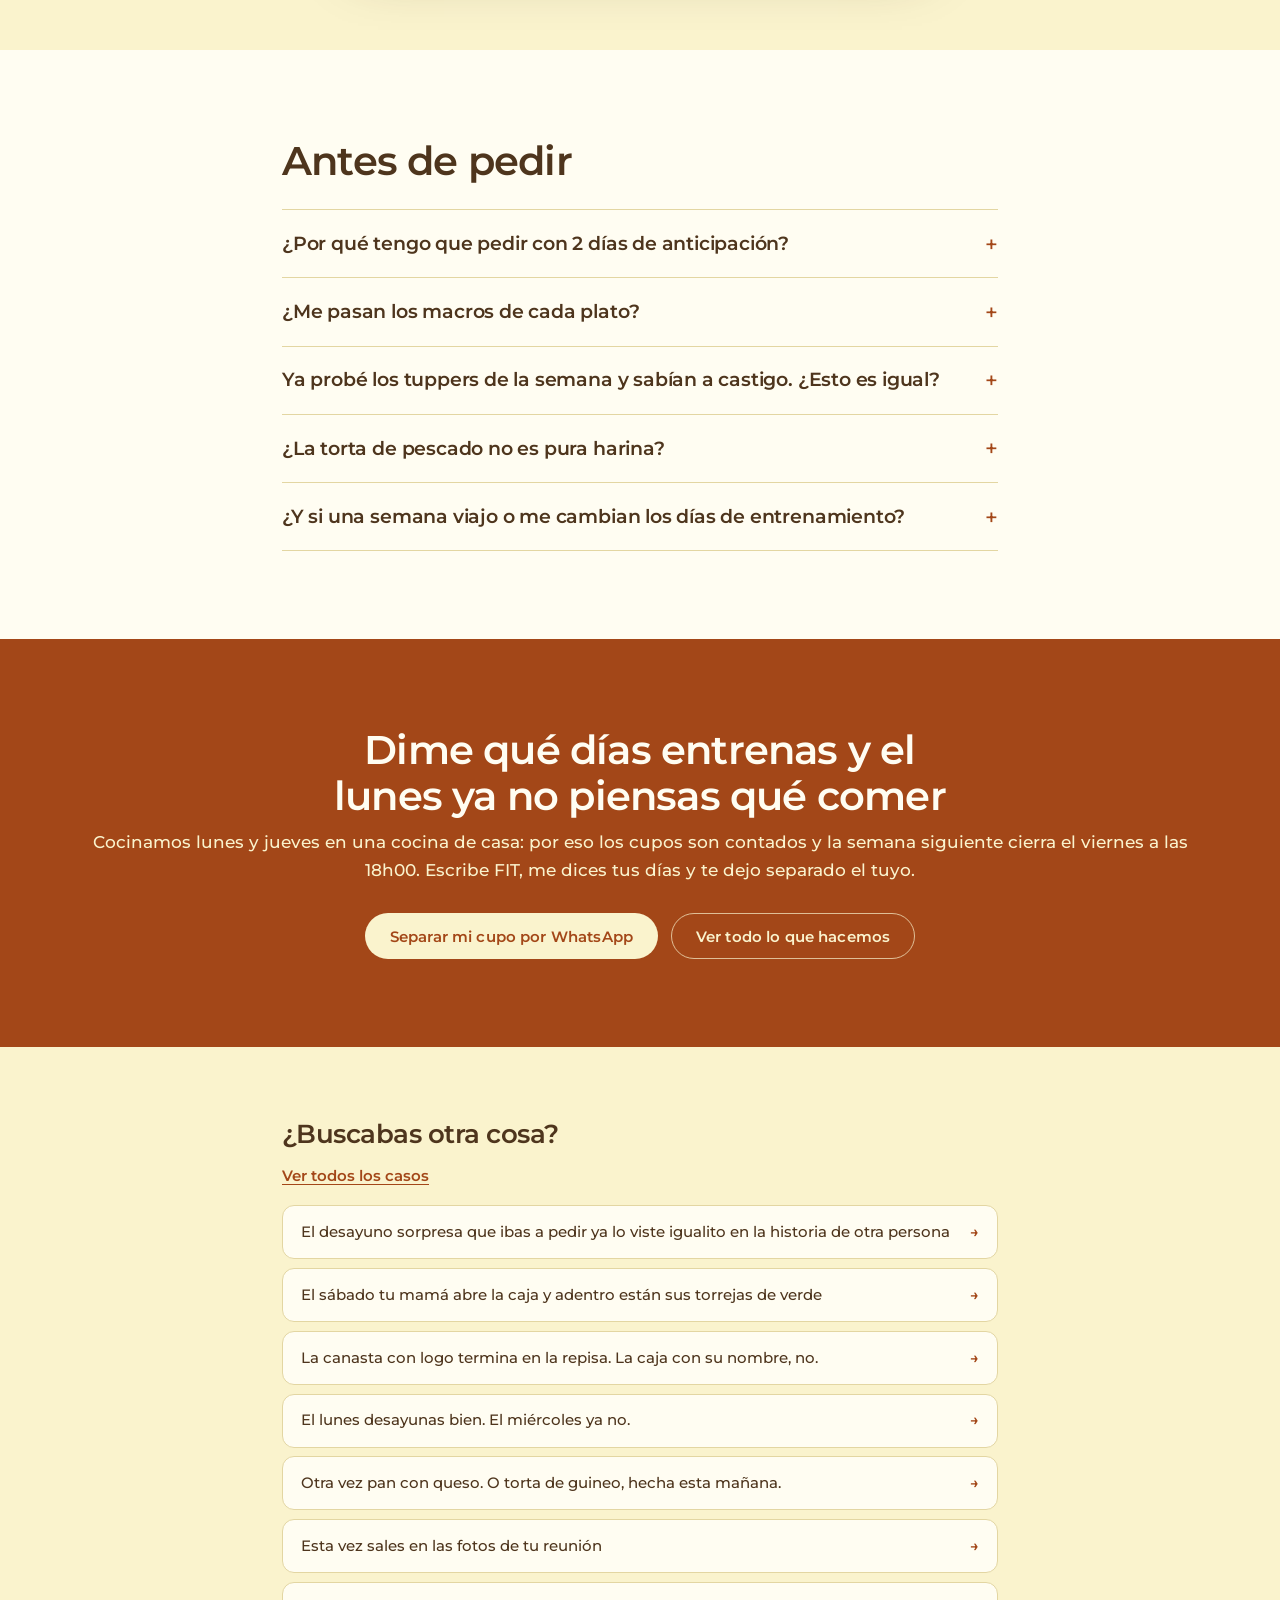
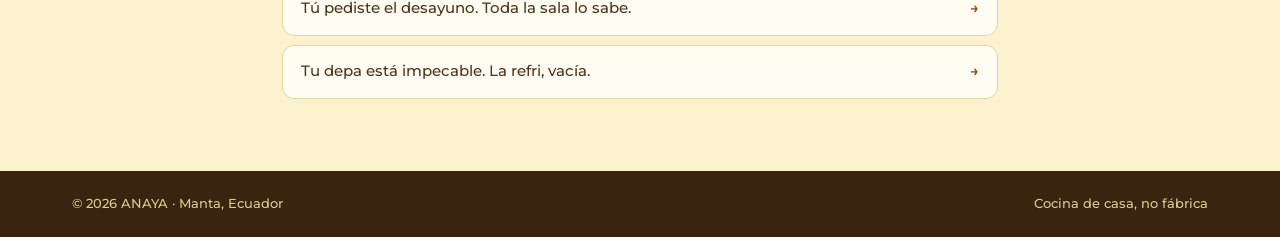
<file: para/comida-fit/index.html>
<!DOCTYPE html>
<html lang="es-EC">
<head>
<meta charset="utf-8" />
<meta name="viewport" content="width=device-width, initial-scale=1, viewport-fit=cover" />
<title>Comida fit por semana en Manta, cocinada el mismo día | ANAYA</title>
<meta name="description" content="Comida fit a domicilio en Manta, cocinada la misma mañana que te llega. Ceviche y torta de pescado, box armado a tu medida. Pedidos por WhatsApp." />
<meta name="theme-color" content="#4E351D" />
<link rel="canonical" href="https://zeus-manuel.github.io/anaya/para/comida-fit/" />

<meta property="og:type" content="website" />
<meta property="og:site_name" content="ANAYA" />
<meta property="og:locale" content="es_EC" />
<meta property="og:url" content="https://zeus-manuel.github.io/anaya/para/comida-fit/" />
<meta property="og:title" content="Comida fit por semana en Manta, cocinada el mismo día | ANAYA" />
<meta property="og:description" content="Comida fit a domicilio en Manta, cocinada la misma mañana que te llega. Ceviche y torta de pescado, box armado a tu medida. Pedidos por WhatsApp." />
<meta property="og:image" content="https://zeus-manuel.github.io/anaya/assets/og-image.png" />
<meta property="og:image:width" content="1200" />
<meta property="og:image:height" content="630" />
<meta name="twitter:card" content="summary_large_image" />

<link rel="icon" href="../../assets/favicon.svg" type="image/svg+xml" />
<link rel="preconnect" href="https://fonts.googleapis.com" />
<link rel="preconnect" href="https://fonts.gstatic.com" crossorigin />
<link rel="stylesheet" href="https://fonts.googleapis.com/css2?family=Cormorant+Garamond:wght@600&family=Montserrat:ital,wght@0,400;0,500;0,600;1,400&display=swap" />
<link rel="stylesheet" href="../../assets/styles.css?v=a7b9d574" />
<link rel="stylesheet" href="../../assets/icp.css?v=a7b9d574" />
<script src="../../assets/nav.js?v=a7b9d574" defer></script>

<script type="application/ld+json">{"@context": "https://schema.org", "@type": "FAQPage", "mainEntity": [{"@type": "Question", "name": "¿Por qué tengo que pedir con 2 días de anticipación?", "acceptedAnswer": {"@type": "Answer", "text": "Porque no hay nada cocinado esperándote. Esos 2 días son para comprar el pescado y la fruta y cocinar la mañana en que te entregamos. Si te pudiéramos entregar en una hora sería porque ya estaba hecho desde antes. Esa espera corta es justo la prueba de que te llega fresco."}}, {"@type": "Question", "name": "¿Me pasan los macros de cada plato?", "acceptedAnswer": {"@type": "Answer", "text": "No. No pesamos ingrediente por ingrediente ni certificamos cifras, y no te voy a dar una tabla que no puedo sostener. Lo que sí hacemos es cocinar por objetivo: me dices más proteína, menos carbohidratos o sin azúcar añadida y así te sale el box. Prefiero cumplirte eso de verdad."}}, {"@type": "Question", "name": "Ya probé los tuppers de la semana y sabían a castigo. ¿Esto es igual?", "acceptedAnswer": {"@type": "Answer", "text": "No, porque esto no es comida de dieta, es comida de casa. Ceviche, torta de pescado, torrejas de verde, sazón manabita y porción que llena. Lo que cambia es cómo se arma el box, no que le quitemos el sabor."}}, {"@type": "Question", "name": "¿La torta de pescado no es pura harina?", "acceptedAnswer": {"@type": "Answer", "text": "Lleva su aglutinante, como toda torta de pescado manabita, no te voy a decir que no. Lo que te aseguro es lo que va adentro: pescado de verdad y en cantidad, nada de relleno barato para estirar la porción. Te mandamos la foto antes de que salga y la ves tú mismo."}}, {"@type": "Question", "name": "¿Y si una semana viajo o me cambian los días de entrenamiento?", "acceptedAnswer": {"@type": "Answer", "text": "Cada viernes hasta las 18h00 confirmas la semana siguiente. Si esa semana no te sirve, no pides y ya. Si pasas de lunes, miércoles y viernes a martes, jueves y sábado, me escribes y se ajusta. No hay contrato ni permanencia. Lo que sí hay son cupos, y los cupos se llenan."}}]}</script>
<script type="application/ld+json">{"@context": "https://schema.org", "@type": "BreadcrumbList", "itemListElement": [{"@type": "ListItem", "position": 1, "name": "ANAYA", "item": "https://zeus-manuel.github.io/anaya/"}, {"@type": "ListItem", "position": 2, "name": "Entrenas 5 días y comes bien 2", "item": "https://zeus-manuel.github.io/anaya/para/comida-fit/"}]}</script>
</head>

<body class="icp">
<a class="skip" href="#oferta">Ir directo al pedido</a>

<header class="nav">
  <div class="wrap nav__in">
    <a class="brand" href="../../" aria-label="ANAYA — inicio">
      <span class="brand__mark" aria-hidden="true">
        <svg viewBox="0 0 64 64" width="34" height="34"><circle cx="32" cy="32" r="31" fill="#FFF8BD"/><text x="32" y="38" text-anchor="middle" font-family="Cormorant Garamond, serif" font-size="15" font-weight="600" letter-spacing="1.2" fill="#4E351D">ANAYA</text></svg>
      </span>
      <span class="brand__word">ANAYA</span>
    </a>
    <nav class="nav__links" aria-label="Principal">
      <div class="nav__item nav__item--sub">
        <button class="nav__toggle" aria-expanded="false" aria-controls="submenu">Para quién es <svg class="nav__chev" width="11" height="7" viewBox="0 0 12 8" aria-hidden="true"><path d="M1 1.5 6 6.5l5-5" fill="none" stroke="currentColor" stroke-width="1.8" stroke-linecap="round" stroke-linejoin="round"/></svg></button>
        <div class="subnav" id="submenu" hidden>
          <div class="subnav__in">
            <div class="subnav__col">
              <h3>Para regalar</h3>
              <ul>
              <li><a href="../regalo-sorpresa/">Sorprender a mi pareja o a mi mejor amiga</a></li>
              <li><a href="../desde-el-exterior/">Vivo fuera y mi familia está en Manta</a></li>
              <li><a href="../regalos-para-tu-equipo/">Regalarle a mi equipo o a mis clientes</a></li>
              </ul>
            </div>
            <div class="subnav__col">
              <h3>Para tu semana</h3>
              <ul>
              <li><a href="../semana-sin-cocinar/">Salgo temprano y llego tarde</a></li>
              <li><a href="../comida-fit/">Entreno y quiero comer acorde</a></li>
              <li><a href="../baja-en-azucar/">Cuido el azúcar o como keto</a></li>
              </ul>
            </div>
            <div class="subnav__col">
              <h3>Para compartir</h3>
              <ul>
              <li><a href="../bandeja-familiar/">Tengo reunión en casa</a></li>
              <li><a href="../desayuno-de-oficina/">Me toca el desayuno de la reunión</a></li>
              <li><a href="../huespedes-airbnb/">Recibo huéspedes</a></li>
              </ul>
            </div>
          </div>
          <a class="subnav__all" href="../">Ver todos los casos →</a>
        </div>
      </div>
      <a href="../../#sorpresa">Arma tu box</a>
      <a href="../../#semana">Tu semana</a>
      <a href="../../#compartir">Para compartir</a>
      <a href="../../#faq">Preguntas</a>
    </nav>
    <a class="btn btn--wa nav__cta" href="https://wa.me/593963181898?text=Hola%20ANAYA%2C%20FIT.%20Quiero%20separar%20mi%20cupo%20del%20Box%20Semanal%20a%20Tu%20Medida%20para%20la%20pr%C3%B3xima%20semana.%20Entreno%20los%20d%C3%ADas%20___%20y%20quiero%20plan%20de%20___%20d%C3%ADas.%20Busco%20___.%20Me%20entregan%20en%20___." target="_blank" rel="noopener">
      <svg class="ico-wa" width="18" height="18" viewBox="0 0 24 24" aria-hidden="true"><path d="M12.04 2A9.9 9.9 0 0 0 2.1 11.9c0 1.75.46 3.46 1.34 4.97L2 22l5.28-1.38a9.9 9.9 0 0 0 4.76 1.21h.01a9.9 9.9 0 0 0 9.94-9.9A9.9 9.9 0 0 0 12.04 2Zm5.8 14.06c-.25.69-1.45 1.32-2 1.36-.51.04-1.16.06-1.87-.12a16.9 16.9 0 0 1-1.7-.63c-2.99-1.29-4.94-4.3-5.09-4.5-.15-.2-1.22-1.62-1.22-3.1 0-1.47.77-2.2 1.05-2.5.27-.3.6-.37.8-.37h.57c.19 0 .43-.03.67.51.25.6.85 2.07.92 2.22.08.15.13.33.03.53-.1.2-.15.32-.3.5s-.31.39-.44.53c-.15.15-.3.31-.13.6.17.3.76 1.25 1.63 2.03 1.12 1 2.06 1.3 2.36 1.45.3.15.47.13.64-.08.17-.2.73-.85.93-1.15.2-.3.39-.25.66-.15.27.1 1.72.81 2.02.96.3.15.5.22.57.35.07.13.07.74-.18 1.43Z"/></svg>Pedir por WhatsApp</a>
    <button class="burger" aria-expanded="false" aria-controls="mnav" aria-label="Abrir menú"><span></span><span></span><span></span></button>
  </div>
  <nav class="mnav" id="mnav" aria-label="Menú del celular" hidden>
    <button class="mnav__acc" id="mnavAcc" aria-expanded="false" aria-controls="mnavPanel">
      <span>Para quién es</span>
      <svg class="mnav__chev" width="13" height="9" viewBox="0 0 12 8" aria-hidden="true"><path d="M1 1.5 6 6.5l5-5" fill="none" stroke="currentColor" stroke-width="1.8" stroke-linecap="round" stroke-linejoin="round"/></svg>
    </button>
    <div class="mnav__panel" id="mnavPanel" hidden>
        <p class="mnav__group">Para regalar</p>
        <a class="mnav__sub" href="../regalo-sorpresa/">Sorprender a mi pareja o a mi mejor amiga</a>
        <a class="mnav__sub" href="../desde-el-exterior/">Vivo fuera y mi familia está en Manta</a>
        <a class="mnav__sub" href="../regalos-para-tu-equipo/">Regalarle a mi equipo o a mis clientes</a>
        <p class="mnav__group">Para tu semana</p>
        <a class="mnav__sub" href="../semana-sin-cocinar/">Salgo temprano y llego tarde</a>
        <a class="mnav__sub" href="../comida-fit/">Entreno y quiero comer acorde</a>
        <a class="mnav__sub" href="../baja-en-azucar/">Cuido el azúcar o como keto</a>
        <p class="mnav__group">Para compartir</p>
        <a class="mnav__sub" href="../bandeja-familiar/">Tengo reunión en casa</a>
        <a class="mnav__sub" href="../desayuno-de-oficina/">Me toca el desayuno de la reunión</a>
        <a class="mnav__sub" href="../huespedes-airbnb/">Recibo huéspedes</a>
        <a class="mnav__sub mnav__all" href="../">Ver todos los casos →</a>
    </div>
    <a href="../../#sorpresa">Arma tu box</a>
    <a href="../../#semana">Tu semana</a>
    <a href="../../#compartir">Para compartir</a>
    <a href="../../#faq">Preguntas</a>
    <a class="mnav__wa" href="https://wa.me/593963181898?text=Hola%20ANAYA%2C%20FIT.%20Quiero%20separar%20mi%20cupo%20del%20Box%20Semanal%20a%20Tu%20Medida%20para%20la%20pr%C3%B3xima%20semana.%20Entreno%20los%20d%C3%ADas%20___%20y%20quiero%20plan%20de%20___%20d%C3%ADas.%20Busco%20___.%20Me%20entregan%20en%20___." target="_blank" rel="noopener">Pedir por WhatsApp</a>
  </nav>
</header>

<main>

<section class="icp-hero">
  <div class="wrap">
    <p class="icp-crumb"><a href="../../">ANAYA</a> · Cocina de casa por encargo en Manta</p>
    <h1>Entrenas 5 días y comes bien 2</h1>
    <p class="lead">Son las nueve de la noche, vienes del gym, abres la refri y no hay nada. Ahí se te cae la semana, no en el entrenamiento. Con el box, a esa hora ya hay comida de verdad esperándote.</p>
    <div class="icp-hero__cta">
      <a class="btn btn--wa" href="https://wa.me/593963181898?text=Hola%20ANAYA%2C%20quiero%20el%20Box%20Semanal%20a%20Tu%20Medida%20en%20fit.%20Plan%20de%20___%20d%C3%ADas.%20Entreno%20___%20veces%20por%20semana%20y%20busco%20___%20%28m%C3%A1s%20prote%C3%ADna%2C%20menos%20carbo%2C%20doble%20porci%C3%B3n%20de%20pescado%29.%20Mis%20d%C3%ADas%20ser%C3%ADan%20___.%20Me%20entregan%20en%20___." target="_blank" rel="noopener">
        <svg class="ico-wa" width="18" height="18" viewBox="0 0 24 24" aria-hidden="true"><path d="M12.04 2A9.9 9.9 0 0 0 2.1 11.9c0 1.75.46 3.46 1.34 4.97L2 22l5.28-1.38a9.9 9.9 0 0 0 4.76 1.21h.01a9.9 9.9 0 0 0 9.94-9.9A9.9 9.9 0 0 0 12.04 2Zm5.8 14.06c-.25.69-1.45 1.32-2 1.36-.51.04-1.16.06-1.87-.12a16.9 16.9 0 0 1-1.7-.63c-2.99-1.29-4.94-4.3-5.09-4.5-.15-.2-1.22-1.62-1.22-3.1 0-1.47.77-2.2 1.05-2.5.27-.3.6-.37.8-.37h.57c.19 0 .43-.03.67.51.25.6.85 2.07.92 2.22.08.15.13.33.03.53-.1.2-.15.32-.3.5s-.31.39-.44.53c-.15.15-.3.31-.13.6.17.3.76 1.25 1.63 2.03 1.12 1 2.06 1.3 2.36 1.45.3.15.47.13.64-.08.17-.2.73-.85.93-1.15.2-.3.39-.25.66-.15.27.1 1.72.81 2.02.96.3.15.5.22.57.35.07.13.07.74-.18 1.43Z"/></svg>Separar mi cupo por WhatsApp</a>
      <a class="btn btn--ghost" href="#oferta">Ver qué incluye</a>
    </div>
  </div>
</section>

<section class="icp-dolor">
  <div class="wrap icp-narrow">
    <h2>El tupper del domingo sabe a jueves</h2>
        <p>El domingo te metes dos horas en la cocina y sales con seis tuppers iguales de pollo, arroz y brócoli, en fila en la refri. Ese día te sientes bien: la semana está resuelta.</p>
        <p>El lunes bien. El martes bien. El miércoles ya lo abres con desgana y el jueves eso no sabe a comida, sabe a castigo. El viernes pides afuera y el domingo arrancas de cero otra vez.</p>
        <p>No te falta disciplina. Te falta que la comida buena ya esté lista cuando tú llegues.</p>
  </div>
</section>

<section class="icp-mec">
  <div class="wrap">
    <header class="sec-head sec-head--center sec-head--light">
      <h2>Por qué esto no se parece a los tuppers que ya probaste</h2>
      <p class="sec-sub">Tú ya sabes cocinar. Lo que no aguanta es el cuarto día. Estas cuatro cosas son las que tu domingo no te puede dar por más ganas que le pongas.</p>
    </header>
    <div class="mec__grid">
        <article class="mec__item">
          <h3>Se cocina la mañana que te llega</h3>
          <p>Lo que te llega el lunes salió de la olla el lunes en la mañana. Tú prendes la cocina una vez el domingo y estiras esa olla hasta el viernes. Aquí se prende dos veces por semana y a ti te toca la tanda del día.</p>
        </article>
        <article class="mec__item">
          <h3>Tú no comes seis veces lo mismo</h3>
          <p>El domingo cocinas una sola cosa porque hacer tres es el triple de trabajo, y por eso terminas comiendo pollo cinco días seguidos. Aquí me lo dices el viernes: más proteína, menos carbohidratos, doble porción de pescado, sin azúcar añadida. Y así mismo se cocina.</p>
        </article>
        <article class="mec__item">
          <h3>Proteína manabita, no pollo triste recalentado</h3>
          <p>Ceviche y torta de pescado son los dos platos que ANAYA más ha vendido. Pescado de verdad y porción que se ve. Si quieres variar, hay torrejas de verde, torrejas de choclo o sánduche de pollo. Y antes de que tu box salga te llega la foto: el pescado lo ves tú, no lo tienes que creer.</p>
        </article>
        <article class="mec__item">
          <h3>El miércoles comes algo de dos días, no de cinco</h3>
          <p>Te lo digo de frente: la entrega del lunes te cubre hasta el miércoles, así que el miércoles sí comes algo cocinado antes. Dos días antes, el lunes en la mañana. Lo que tú cocinaste el domingo llega al viernes con cinco encima. Entrega diaria no te la prometo: una cocina de casa no la sostiene y se cae en la primera semana ocupada.</p>
        </article>
    </div>
  </div>
</section>

<section class="icp-oferta" id="oferta">
  <div class="wrap icp-oferta__in">
    <div class="icp-oferta__card">
      <p class="eyebrow">Lo que pides</p>
      <h2>Box Semanal a Tu Medida</h2>
      <p class="icp-tagline">Proteína de verdad, sabor de casa.</p>
      <ul class="icp-incluye">
          <li>Plan de 3 o 5 días en versión fit. También hay normal, keto o baja en azúcar si un día cambias de objetivo.</li>
          <li>1 o 2 fuertes por día: ceviche, torta de pescado, torrejas de verde, torrejas de choclo o sánduche de pollo. Si entrenas fuerte, pides doble porción de pescado y así mismo se cocina.</li>
          <li>Bebida natural sin azúcar añadida: jugo de naranjilla, jugo de naranja, jugo de zanahoria y naranja, o jamaica.</li>
          <li>Complemento del día: fruta fresca, frutos secos o queso.</li>
          <li>Postre si lo pides: torta de guineo fit o torta de zanahoria, horneada esa misma mañana.</li>
          <li>Foto de tu box antes de salir y tarjeta escrita a mano, gratis.</li>
      </ul>
      <p class="icp-nota">Pedidos con 2 días de anticipación, porque no hay nada cocinado esperando en la refri. Macros no te voy a inventar: no pesamos ni certificamos. Me dices tu objetivo, así te sale el box, y la foto te llega antes de que salga para que veas la porción con tus ojos.</p>
      <a class="btn btn--wa btn--block" href="https://wa.me/593963181898?text=Hola%20ANAYA%2C%20quiero%20el%20Box%20Semanal%20a%20Tu%20Medida%20en%20fit.%20Plan%20de%20___%20d%C3%ADas.%20Entreno%20___%20veces%20por%20semana%20y%20busco%20___%20%28m%C3%A1s%20prote%C3%ADna%2C%20menos%20carbo%2C%20doble%20porci%C3%B3n%20de%20pescado%29.%20Mis%20d%C3%ADas%20ser%C3%ADan%20___.%20Me%20entregan%20en%20___." target="_blank" rel="noopener">
        <svg class="ico-wa" width="18" height="18" viewBox="0 0 24 24" aria-hidden="true"><path d="M12.04 2A9.9 9.9 0 0 0 2.1 11.9c0 1.75.46 3.46 1.34 4.97L2 22l5.28-1.38a9.9 9.9 0 0 0 4.76 1.21h.01a9.9 9.9 0 0 0 9.94-9.9A9.9 9.9 0 0 0 12.04 2Zm5.8 14.06c-.25.69-1.45 1.32-2 1.36-.51.04-1.16.06-1.87-.12a16.9 16.9 0 0 1-1.7-.63c-2.99-1.29-4.94-4.3-5.09-4.5-.15-.2-1.22-1.62-1.22-3.1 0-1.47.77-2.2 1.05-2.5.27-.3.6-.37.8-.37h.57c.19 0 .43-.03.67.51.25.6.85 2.07.92 2.22.08.15.13.33.03.53-.1.2-.15.32-.3.5s-.31.39-.44.53c-.15.15-.3.31-.13.6.17.3.76 1.25 1.63 2.03 1.12 1 2.06 1.3 2.36 1.45.3.15.47.13.64-.08.17-.2.73-.85.93-1.15.2-.3.39-.25.66-.15.27.1 1.72.81 2.02.96.3.15.5.22.57.35.07.13.07.74-.18 1.43Z"/></svg>Separar mi cupo por WhatsApp</a>
      <p class="icp-mini">Te confirmamos el valor y el cupo por WhatsApp. La tarjeta escrita a mano va gratis.</p>
    </div>
  </div>
</section>

<section class="icp-faq">
  <div class="wrap icp-narrow">
    <h2>Antes de pedir</h2>
    <div class="acc">
      <details>
        <summary>¿Por qué tengo que pedir con 2 días de anticipación?</summary>
        <p>Porque no hay nada cocinado esperándote. Esos 2 días son para comprar el pescado y la fruta y cocinar la mañana en que te entregamos. Si te pudiéramos entregar en una hora sería porque ya estaba hecho desde antes. Esa espera corta es justo la prueba de que te llega fresco.</p>
      </details>
      <details>
        <summary>¿Me pasan los macros de cada plato?</summary>
        <p>No. No pesamos ingrediente por ingrediente ni certificamos cifras, y no te voy a dar una tabla que no puedo sostener. Lo que sí hacemos es cocinar por objetivo: me dices más proteína, menos carbohidratos o sin azúcar añadida y así te sale el box. Prefiero cumplirte eso de verdad.</p>
      </details>
      <details>
        <summary>Ya probé los tuppers de la semana y sabían a castigo. ¿Esto es igual?</summary>
        <p>No, porque esto no es comida de dieta, es comida de casa. Ceviche, torta de pescado, torrejas de verde, sazón manabita y porción que llena. Lo que cambia es cómo se arma el box, no que le quitemos el sabor.</p>
      </details>
      <details>
        <summary>¿La torta de pescado no es pura harina?</summary>
        <p>Lleva su aglutinante, como toda torta de pescado manabita, no te voy a decir que no. Lo que te aseguro es lo que va adentro: pescado de verdad y en cantidad, nada de relleno barato para estirar la porción. Te mandamos la foto antes de que salga y la ves tú mismo.</p>
      </details>
      <details>
        <summary>¿Y si una semana viajo o me cambian los días de entrenamiento?</summary>
        <p>Cada viernes hasta las 18h00 confirmas la semana siguiente. Si esa semana no te sirve, no pides y ya. Si pasas de lunes, miércoles y viernes a martes, jueves y sábado, me escribes y se ajusta. No hay contrato ni permanencia. Lo que sí hay son cupos, y los cupos se llenan.</p>
      </details>
    </div>
  </div>
</section>

<section class="final">
  <div class="wrap final__in">
    <h2>Dime qué días entrenas y el lunes ya no piensas qué comer</h2>
    <p>Cocinamos lunes y jueves en una cocina de casa: por eso los cupos son contados y la semana siguiente cierra el viernes a las 18h00. Escribe FIT, me dices tus días y te dejo separado el tuyo.</p>
    <div class="final__cta">
      <a class="btn btn--cream" href="https://wa.me/593963181898?text=Hola%20ANAYA%2C%20FIT.%20Quiero%20separar%20mi%20cupo%20del%20Box%20Semanal%20a%20Tu%20Medida%20para%20la%20pr%C3%B3xima%20semana.%20Entreno%20los%20d%C3%ADas%20___%20y%20quiero%20plan%20de%20___%20d%C3%ADas.%20Busco%20___.%20Me%20entregan%20en%20___." target="_blank" rel="noopener">Separar mi cupo por WhatsApp</a>
      <a class="btn btn--outline-cream" href="../../">Ver todo lo que hacemos</a>
    </div>
  </div>
</section>

<section class="icp-otras">
  <div class="wrap icp-narrow">
    <h2>¿Buscabas otra cosa?</h2>
    <p class="icp-otras__hub"><a href="../">Ver todos los casos</a></p>
    <ul class="icp-otras__list">
        <li><a href="../regalo-sorpresa/">El desayuno sorpresa que ibas a pedir ya lo viste igualito en la historia de otra persona</a></li>
        <li><a href="../desde-el-exterior/">El sábado tu mamá abre la caja y adentro están sus torrejas de verde</a></li>
        <li><a href="../regalos-para-tu-equipo/">La canasta con logo termina en la repisa. La caja con su nombre, no.</a></li>
        <li><a href="../semana-sin-cocinar/">El lunes desayunas bien. El miércoles ya no.</a></li>
        <li><a href="../baja-en-azucar/">Otra vez pan con queso. O torta de guineo, hecha esta mañana.</a></li>
        <li><a href="../bandeja-familiar/">Esta vez sales en las fotos de tu reunión</a></li>
        <li><a href="../desayuno-de-oficina/">Tú pediste el desayuno. Toda la sala lo sabe.</a></li>
        <li><a href="../huespedes-airbnb/">Tu depa está impecable. La refri, vacía.</a></li>
    </ul>
  </div>
</section>

</main>

<footer class="foot">
  <div class="wrap foot__bar">
    <p>© 2026 ANAYA · Manta, Ecuador</p>
    <p>Cocina de casa, no fábrica</p>
  </div>
</footer>

<a class="fab" href="https://wa.me/593963181898?text=Hola%20ANAYA%2C%20FIT.%20Quiero%20separar%20mi%20cupo%20del%20Box%20Semanal%20a%20Tu%20Medida%20para%20la%20pr%C3%B3xima%20semana.%20Entreno%20los%20d%C3%ADas%20___%20y%20quiero%20plan%20de%20___%20d%C3%ADas.%20Busco%20___.%20Me%20entregan%20en%20___." target="_blank" rel="noopener" aria-label="Escribir por WhatsApp">
  <svg width="29" height="29" viewBox="0 0 24 24" aria-hidden="true"><path d="M12.04 2A9.9 9.9 0 0 0 2.1 11.9c0 1.75.46 3.46 1.34 4.97L2 22l5.28-1.38a9.9 9.9 0 0 0 4.76 1.21h.01a9.9 9.9 0 0 0 9.94-9.9A9.9 9.9 0 0 0 12.04 2Zm5.8 14.06c-.25.69-1.45 1.32-2 1.36-.51.04-1.16.06-1.87-.12a16.9 16.9 0 0 1-1.7-.63c-2.99-1.29-4.94-4.3-5.09-4.5-.15-.2-1.22-1.62-1.22-3.1 0-1.47.77-2.2 1.05-2.5.27-.3.6-.37.8-.37h.57c.19 0 .43-.03.67.51.25.6.85 2.07.92 2.22.08.15.13.33.03.53-.1.2-.15.32-.3.5s-.31.39-.44.53c-.15.15-.3.31-.13.6.17.3.76 1.25 1.63 2.03 1.12 1 2.06 1.3 2.36 1.45.3.15.47.13.64-.08.17-.2.73-.85.93-1.15.2-.3.39-.25.66-.15.27.1 1.72.81 2.02.96.3.15.5.22.57.35.07.13.07.74-.18 1.43Z"/></svg>
</a>
</body>
</html>
</file>
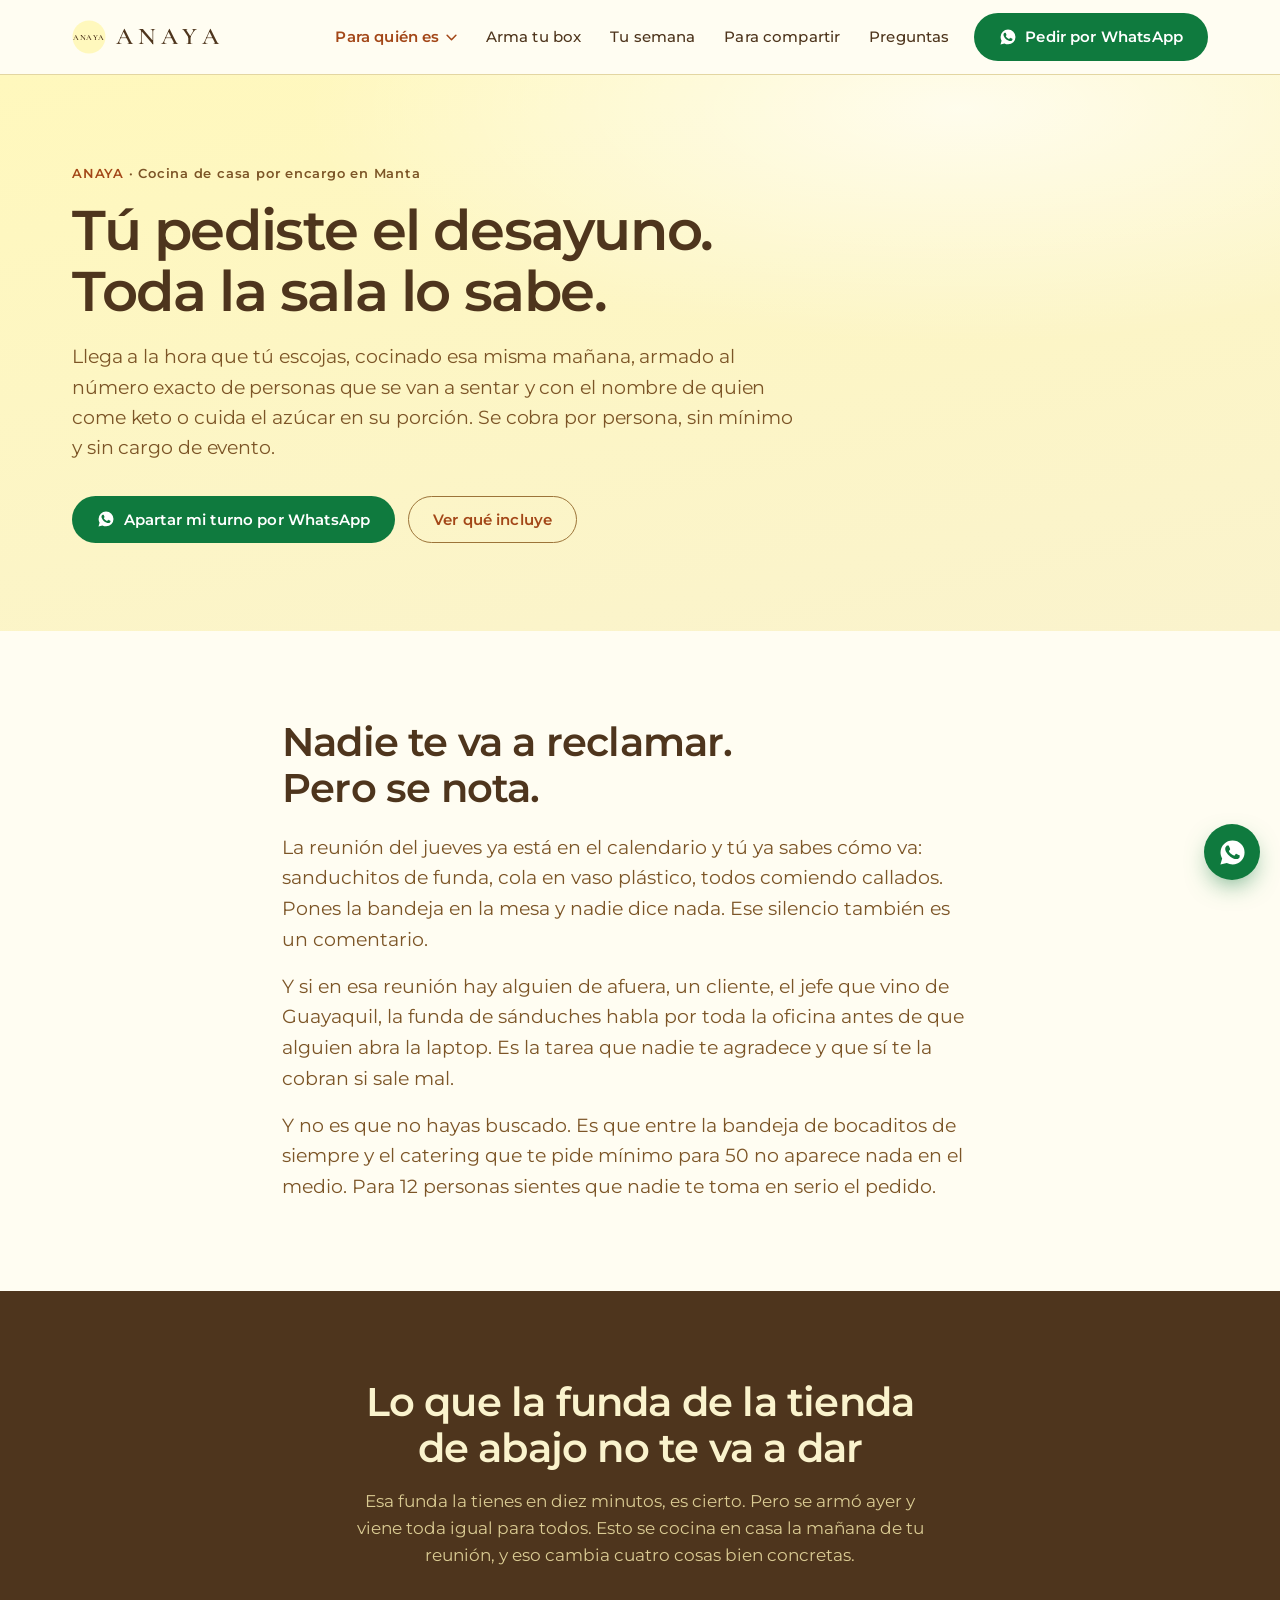
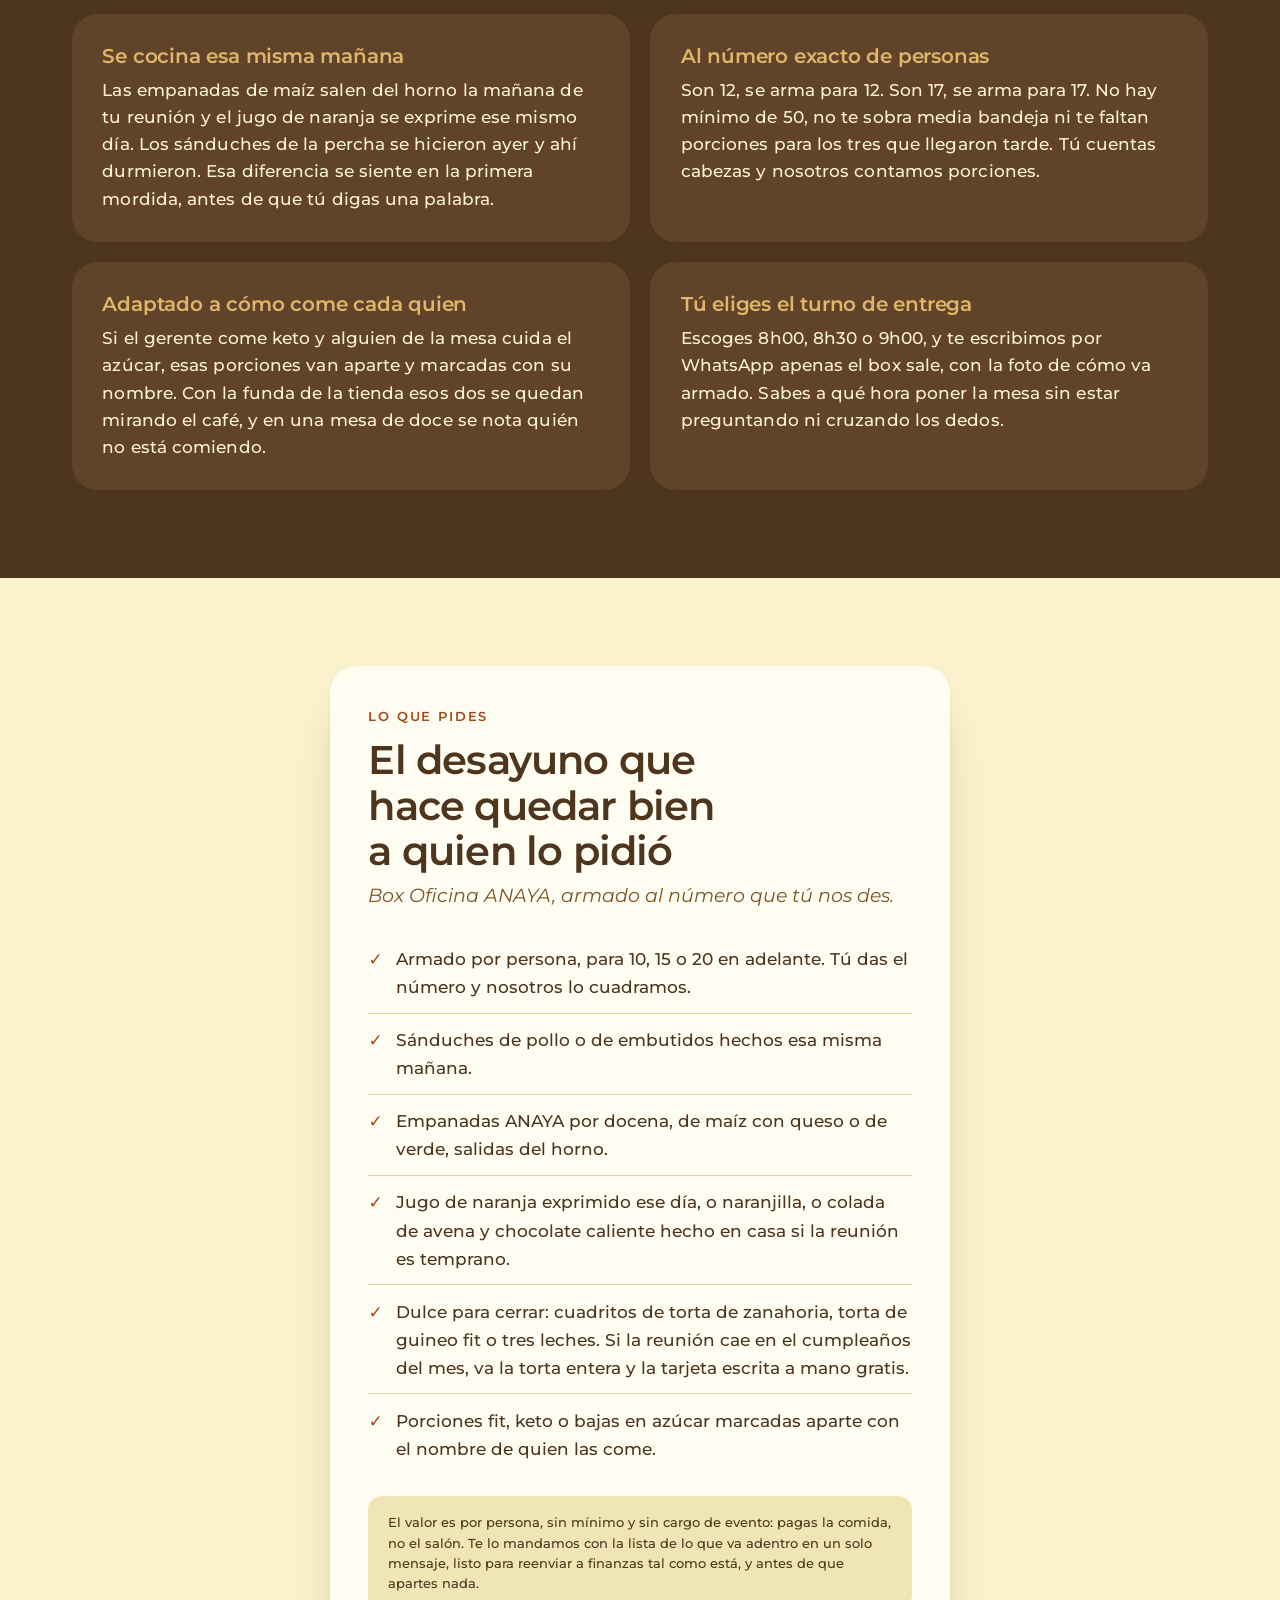
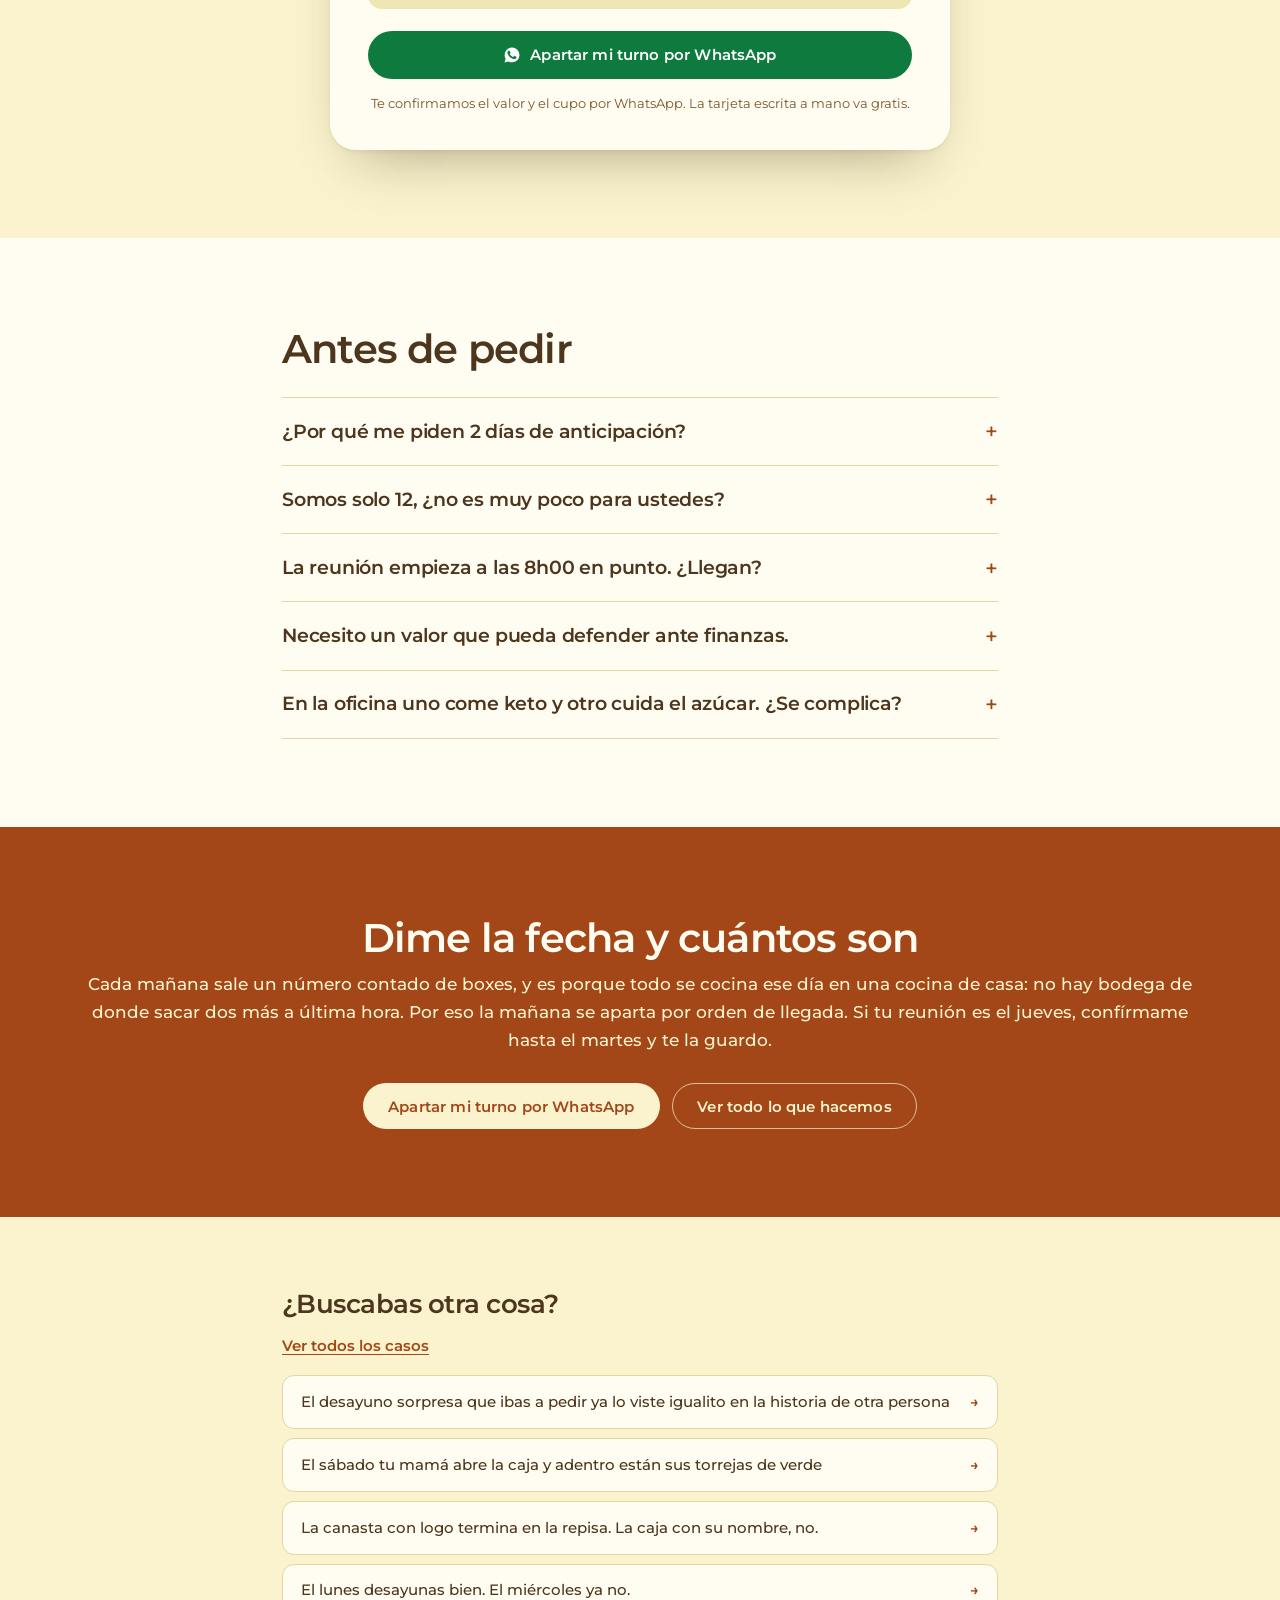
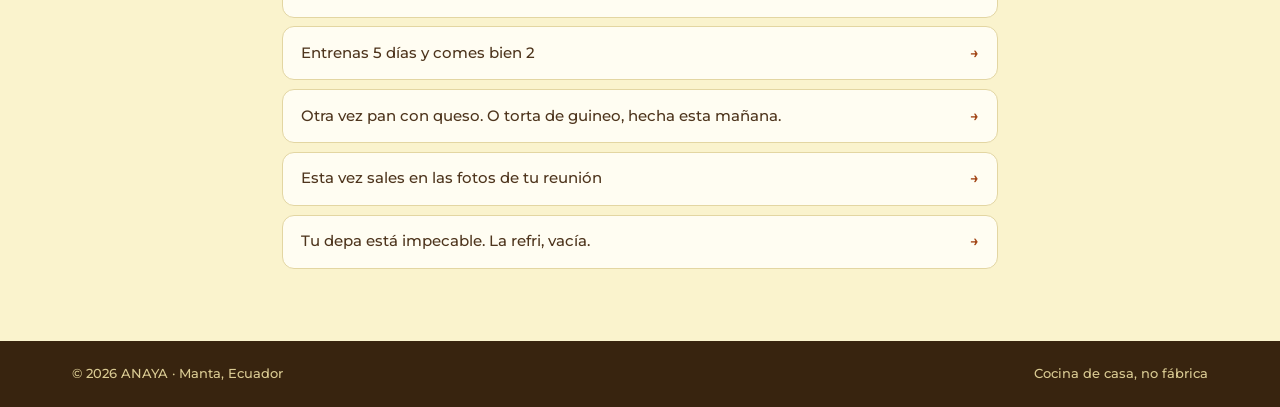
<file: para/desayuno-de-oficina/index.html>
<!DOCTYPE html>
<html lang="es-EC">
<head>
<meta charset="utf-8" />
<meta name="viewport" content="width=device-width, initial-scale=1, viewport-fit=cover" />
<title>Desayuno para reuniones de oficina en Manta | ANAYA</title>
<meta name="description" content="Box de desayuno para tu reunión en Manta: armado al número exacto de personas y cocinado esa misma mañana. Nada guardado. Pedidos por WhatsApp con 2 días." />
<meta name="theme-color" content="#4E351D" />
<link rel="canonical" href="https://zeus-manuel.github.io/anaya/para/desayuno-de-oficina/" />

<meta property="og:type" content="website" />
<meta property="og:site_name" content="ANAYA" />
<meta property="og:locale" content="es_EC" />
<meta property="og:url" content="https://zeus-manuel.github.io/anaya/para/desayuno-de-oficina/" />
<meta property="og:title" content="Desayuno para reuniones de oficina en Manta | ANAYA" />
<meta property="og:description" content="Box de desayuno para tu reunión en Manta: armado al número exacto de personas y cocinado esa misma mañana. Nada guardado. Pedidos por WhatsApp con 2 días." />
<meta property="og:image" content="https://zeus-manuel.github.io/anaya/assets/og-image.png" />
<meta property="og:image:width" content="1200" />
<meta property="og:image:height" content="630" />
<meta name="twitter:card" content="summary_large_image" />

<link rel="icon" href="../../assets/favicon.svg" type="image/svg+xml" />
<link rel="preconnect" href="https://fonts.googleapis.com" />
<link rel="preconnect" href="https://fonts.gstatic.com" crossorigin />
<link rel="stylesheet" href="https://fonts.googleapis.com/css2?family=Cormorant+Garamond:wght@600&family=Montserrat:ital,wght@0,400;0,500;0,600;1,400&display=swap" />
<link rel="stylesheet" href="../../assets/styles.css?v=a7b9d574" />
<link rel="stylesheet" href="../../assets/icp.css?v=a7b9d574" />
<script src="../../assets/nav.js?v=a7b9d574" defer></script>

<script type="application/ld+json">{"@context": "https://schema.org", "@type": "FAQPage", "mainEntity": [{"@type": "Question", "name": "¿Por qué me piden 2 días de anticipación?", "acceptedAnswer": {"@type": "Answer", "text": "Porque tu desayuno se cocina la mañana en que se entrega, no antes. Con esos dos días compramos el pollo, el pescado y la fruta frescos y te apartamos el turno de esa mañana. Si pudiéramos entregarte mañana mismo sería porque ya está hecho y guardado, y ese no es el trato. Los dos días son justamente la prueba de que llega recién hecho."}}, {"@type": "Question", "name": "Somos solo 12, ¿no es muy poco para ustedes?", "acceptedAnswer": {"@type": "Answer", "text": "Doce está perfecto. Somos cocina de casa, no salón de eventos: no hay mínimo de 50 ni te vamos a decir que no vale la pena. El box se arma al número que tú nos des, así sean 10 o 25."}}, {"@type": "Question", "name": "La reunión empieza a las 8h00 en punto. ¿Llegan?", "acceptedAnswer": {"@type": "Answer", "text": "Tú escoges el turno: 8h00, 8h30 o 9h00. Te avisamos por WhatsApp apenas el box sale para que sepas exactamente cuándo poner la mesa. Preferimos darte una hora que sí se cumple y no prometerte las 8 en punto para después llegar tarde."}}, {"@type": "Question", "name": "Necesito un valor que pueda defender ante finanzas.", "acceptedAnswer": {"@type": "Answer", "text": "Es por persona, sin mínimo y sin cargo de evento: pagas la comida, no el salón. Te llega con la lista de lo que va adentro en un solo mensaje que reenvías tal cual. Lo que te decimos el lunes es lo que pagas el jueves."}}, {"@type": "Question", "name": "En la oficina uno come keto y otro cuida el azúcar. ¿Se complica?", "acceptedAnswer": {"@type": "Answer", "text": "Para nada. Nos dices cuántos son y qué come cada quien, y esas porciones van marcadas con su nombre para que nadie ande destapando fundas buscando la suya. Es lo mismo que hacemos cuando cocinamos para una familia."}}]}</script>
<script type="application/ld+json">{"@context": "https://schema.org", "@type": "BreadcrumbList", "itemListElement": [{"@type": "ListItem", "position": 1, "name": "ANAYA", "item": "https://zeus-manuel.github.io/anaya/"}, {"@type": "ListItem", "position": 2, "name": "Tú pediste el desayuno. Toda la sala lo sabe.", "item": "https://zeus-manuel.github.io/anaya/para/desayuno-de-oficina/"}]}</script>
</head>

<body class="icp">
<a class="skip" href="#oferta">Ir directo al pedido</a>

<header class="nav">
  <div class="wrap nav__in">
    <a class="brand" href="../../" aria-label="ANAYA — inicio">
      <span class="brand__mark" aria-hidden="true">
        <svg viewBox="0 0 64 64" width="34" height="34"><circle cx="32" cy="32" r="31" fill="#FFF8BD"/><text x="32" y="38" text-anchor="middle" font-family="Cormorant Garamond, serif" font-size="15" font-weight="600" letter-spacing="1.2" fill="#4E351D">ANAYA</text></svg>
      </span>
      <span class="brand__word">ANAYA</span>
    </a>
    <nav class="nav__links" aria-label="Principal">
      <div class="nav__item nav__item--sub">
        <button class="nav__toggle" aria-expanded="false" aria-controls="submenu">Para quién es <svg class="nav__chev" width="11" height="7" viewBox="0 0 12 8" aria-hidden="true"><path d="M1 1.5 6 6.5l5-5" fill="none" stroke="currentColor" stroke-width="1.8" stroke-linecap="round" stroke-linejoin="round"/></svg></button>
        <div class="subnav" id="submenu" hidden>
          <div class="subnav__in">
            <div class="subnav__col">
              <h3>Para regalar</h3>
              <ul>
              <li><a href="../regalo-sorpresa/">Sorprender a mi pareja o a mi mejor amiga</a></li>
              <li><a href="../desde-el-exterior/">Vivo fuera y mi familia está en Manta</a></li>
              <li><a href="../regalos-para-tu-equipo/">Regalarle a mi equipo o a mis clientes</a></li>
              </ul>
            </div>
            <div class="subnav__col">
              <h3>Para tu semana</h3>
              <ul>
              <li><a href="../semana-sin-cocinar/">Salgo temprano y llego tarde</a></li>
              <li><a href="../comida-fit/">Entreno y quiero comer acorde</a></li>
              <li><a href="../baja-en-azucar/">Cuido el azúcar o como keto</a></li>
              </ul>
            </div>
            <div class="subnav__col">
              <h3>Para compartir</h3>
              <ul>
              <li><a href="../bandeja-familiar/">Tengo reunión en casa</a></li>
              <li><a href="../desayuno-de-oficina/">Me toca el desayuno de la reunión</a></li>
              <li><a href="../huespedes-airbnb/">Recibo huéspedes</a></li>
              </ul>
            </div>
          </div>
          <a class="subnav__all" href="../">Ver todos los casos →</a>
        </div>
      </div>
      <a href="../../#sorpresa">Arma tu box</a>
      <a href="../../#semana">Tu semana</a>
      <a href="../../#compartir">Para compartir</a>
      <a href="../../#faq">Preguntas</a>
    </nav>
    <a class="btn btn--wa nav__cta" href="https://wa.me/593963181898?text=Hola%20ANAYA%2C%20quiero%20apartar%20un%20Box%20Oficina.%20Somos%20___%20personas%2C%20la%20reuni%C3%B3n%20es%20el%20___%20y%20prefiero%20la%20entrega%20a%20las%20___.%20Trabajo%20en%20___.%20%C2%BFMe%20confirmas%20el%20turno%3F" target="_blank" rel="noopener">
      <svg class="ico-wa" width="18" height="18" viewBox="0 0 24 24" aria-hidden="true"><path d="M12.04 2A9.9 9.9 0 0 0 2.1 11.9c0 1.75.46 3.46 1.34 4.97L2 22l5.28-1.38a9.9 9.9 0 0 0 4.76 1.21h.01a9.9 9.9 0 0 0 9.94-9.9A9.9 9.9 0 0 0 12.04 2Zm5.8 14.06c-.25.69-1.45 1.32-2 1.36-.51.04-1.16.06-1.87-.12a16.9 16.9 0 0 1-1.7-.63c-2.99-1.29-4.94-4.3-5.09-4.5-.15-.2-1.22-1.62-1.22-3.1 0-1.47.77-2.2 1.05-2.5.27-.3.6-.37.8-.37h.57c.19 0 .43-.03.67.51.25.6.85 2.07.92 2.22.08.15.13.33.03.53-.1.2-.15.32-.3.5s-.31.39-.44.53c-.15.15-.3.31-.13.6.17.3.76 1.25 1.63 2.03 1.12 1 2.06 1.3 2.36 1.45.3.15.47.13.64-.08.17-.2.73-.85.93-1.15.2-.3.39-.25.66-.15.27.1 1.72.81 2.02.96.3.15.5.22.57.35.07.13.07.74-.18 1.43Z"/></svg>Pedir por WhatsApp</a>
    <button class="burger" aria-expanded="false" aria-controls="mnav" aria-label="Abrir menú"><span></span><span></span><span></span></button>
  </div>
  <nav class="mnav" id="mnav" aria-label="Menú del celular" hidden>
    <button class="mnav__acc" id="mnavAcc" aria-expanded="false" aria-controls="mnavPanel">
      <span>Para quién es</span>
      <svg class="mnav__chev" width="13" height="9" viewBox="0 0 12 8" aria-hidden="true"><path d="M1 1.5 6 6.5l5-5" fill="none" stroke="currentColor" stroke-width="1.8" stroke-linecap="round" stroke-linejoin="round"/></svg>
    </button>
    <div class="mnav__panel" id="mnavPanel" hidden>
        <p class="mnav__group">Para regalar</p>
        <a class="mnav__sub" href="../regalo-sorpresa/">Sorprender a mi pareja o a mi mejor amiga</a>
        <a class="mnav__sub" href="../desde-el-exterior/">Vivo fuera y mi familia está en Manta</a>
        <a class="mnav__sub" href="../regalos-para-tu-equipo/">Regalarle a mi equipo o a mis clientes</a>
        <p class="mnav__group">Para tu semana</p>
        <a class="mnav__sub" href="../semana-sin-cocinar/">Salgo temprano y llego tarde</a>
        <a class="mnav__sub" href="../comida-fit/">Entreno y quiero comer acorde</a>
        <a class="mnav__sub" href="../baja-en-azucar/">Cuido el azúcar o como keto</a>
        <p class="mnav__group">Para compartir</p>
        <a class="mnav__sub" href="../bandeja-familiar/">Tengo reunión en casa</a>
        <a class="mnav__sub" href="../desayuno-de-oficina/">Me toca el desayuno de la reunión</a>
        <a class="mnav__sub" href="../huespedes-airbnb/">Recibo huéspedes</a>
        <a class="mnav__sub mnav__all" href="../">Ver todos los casos →</a>
    </div>
    <a href="../../#sorpresa">Arma tu box</a>
    <a href="../../#semana">Tu semana</a>
    <a href="../../#compartir">Para compartir</a>
    <a href="../../#faq">Preguntas</a>
    <a class="mnav__wa" href="https://wa.me/593963181898?text=Hola%20ANAYA%2C%20quiero%20apartar%20un%20Box%20Oficina.%20Somos%20___%20personas%2C%20la%20reuni%C3%B3n%20es%20el%20___%20y%20prefiero%20la%20entrega%20a%20las%20___.%20Trabajo%20en%20___.%20%C2%BFMe%20confirmas%20el%20turno%3F" target="_blank" rel="noopener">Pedir por WhatsApp</a>
  </nav>
</header>

<main>

<section class="icp-hero">
  <div class="wrap">
    <p class="icp-crumb"><a href="../../">ANAYA</a> · Cocina de casa por encargo en Manta</p>
    <h1>Tú pediste el desayuno. Toda la sala lo sabe.</h1>
    <p class="lead">Llega a la hora que tú escojas, cocinado esa misma mañana, armado al número exacto de personas que se van a sentar y con el nombre de quien come keto o cuida el azúcar en su porción. Se cobra por persona, sin mínimo y sin cargo de evento.</p>
    <div class="icp-hero__cta">
      <a class="btn btn--wa" href="https://wa.me/593963181898?text=Hola%20ANAYA%2C%20quiero%20cotizar%20un%20Box%20Oficina.%20Somos%20___%20personas%2C%20la%20reuni%C3%B3n%20es%20el%20d%C3%ADa%20___%20y%20me%20sirve%20la%20entrega%20a%20las%20___.%20Hay%20___%20personas%20que%20comen%20fit%2C%20keto%20o%20bajo%20en%20az%C3%BAcar.%20La%20oficina%20es%20___%20y%20queda%20en%20___.%20%C2%BFMe%20pasan%20el%20valor%20por%20persona%3F" target="_blank" rel="noopener">
        <svg class="ico-wa" width="18" height="18" viewBox="0 0 24 24" aria-hidden="true"><path d="M12.04 2A9.9 9.9 0 0 0 2.1 11.9c0 1.75.46 3.46 1.34 4.97L2 22l5.28-1.38a9.9 9.9 0 0 0 4.76 1.21h.01a9.9 9.9 0 0 0 9.94-9.9A9.9 9.9 0 0 0 12.04 2Zm5.8 14.06c-.25.69-1.45 1.32-2 1.36-.51.04-1.16.06-1.87-.12a16.9 16.9 0 0 1-1.7-.63c-2.99-1.29-4.94-4.3-5.09-4.5-.15-.2-1.22-1.62-1.22-3.1 0-1.47.77-2.2 1.05-2.5.27-.3.6-.37.8-.37h.57c.19 0 .43-.03.67.51.25.6.85 2.07.92 2.22.08.15.13.33.03.53-.1.2-.15.32-.3.5s-.31.39-.44.53c-.15.15-.3.31-.13.6.17.3.76 1.25 1.63 2.03 1.12 1 2.06 1.3 2.36 1.45.3.15.47.13.64-.08.17-.2.73-.85.93-1.15.2-.3.39-.25.66-.15.27.1 1.72.81 2.02.96.3.15.5.22.57.35.07.13.07.74-.18 1.43Z"/></svg>Apartar mi turno por WhatsApp</a>
      <a class="btn btn--ghost" href="#oferta">Ver qué incluye</a>
    </div>
  </div>
</section>

<section class="icp-dolor">
  <div class="wrap icp-narrow">
    <h2>Nadie te va a reclamar. Pero se nota.</h2>
        <p>La reunión del jueves ya está en el calendario y tú ya sabes cómo va: sanduchitos de funda, cola en vaso plástico, todos comiendo callados. Pones la bandeja en la mesa y nadie dice nada. Ese silencio también es un comentario.</p>
        <p>Y si en esa reunión hay alguien de afuera, un cliente, el jefe que vino de Guayaquil, la funda de sánduches habla por toda la oficina antes de que alguien abra la laptop. Es la tarea que nadie te agradece y que sí te la cobran si sale mal.</p>
        <p>Y no es que no hayas buscado. Es que entre la bandeja de bocaditos de siempre y el catering que te pide mínimo para 50 no aparece nada en el medio. Para 12 personas sientes que nadie te toma en serio el pedido.</p>
  </div>
</section>

<section class="icp-mec">
  <div class="wrap">
    <header class="sec-head sec-head--center sec-head--light">
      <h2>Lo que la funda de la tienda de abajo no te va a dar</h2>
      <p class="sec-sub">Esa funda la tienes en diez minutos, es cierto. Pero se armó ayer y viene toda igual para todos. Esto se cocina en casa la mañana de tu reunión, y eso cambia cuatro cosas bien concretas.</p>
    </header>
    <div class="mec__grid">
        <article class="mec__item">
          <h3>Se cocina esa misma mañana</h3>
          <p>Las empanadas de maíz salen del horno la mañana de tu reunión y el jugo de naranja se exprime ese mismo día. Los sánduches de la percha se hicieron ayer y ahí durmieron. Esa diferencia se siente en la primera mordida, antes de que tú digas una palabra.</p>
        </article>
        <article class="mec__item">
          <h3>Al número exacto de personas</h3>
          <p>Son 12, se arma para 12. Son 17, se arma para 17. No hay mínimo de 50, no te sobra media bandeja ni te faltan porciones para los tres que llegaron tarde. Tú cuentas cabezas y nosotros contamos porciones.</p>
        </article>
        <article class="mec__item">
          <h3>Adaptado a cómo come cada quien</h3>
          <p>Si el gerente come keto y alguien de la mesa cuida el azúcar, esas porciones van aparte y marcadas con su nombre. Con la funda de la tienda esos dos se quedan mirando el café, y en una mesa de doce se nota quién no está comiendo.</p>
        </article>
        <article class="mec__item">
          <h3>Tú eliges el turno de entrega</h3>
          <p>Escoges 8h00, 8h30 o 9h00, y te escribimos por WhatsApp apenas el box sale, con la foto de cómo va armado. Sabes a qué hora poner la mesa sin estar preguntando ni cruzando los dedos.</p>
        </article>
    </div>
  </div>
</section>

<section class="icp-oferta" id="oferta">
  <div class="wrap icp-oferta__in">
    <div class="icp-oferta__card">
      <p class="eyebrow">Lo que pides</p>
      <h2>El desayuno que hace quedar bien a quien lo pidió</h2>
      <p class="icp-tagline">Box Oficina ANAYA, armado al número que tú nos des.</p>
      <ul class="icp-incluye">
          <li>Armado por persona, para 10, 15 o 20 en adelante. Tú das el número y nosotros lo cuadramos.</li>
          <li>Sánduches de pollo o de embutidos hechos esa misma mañana.</li>
          <li>Empanadas ANAYA por docena, de maíz con queso o de verde, salidas del horno.</li>
          <li>Jugo de naranja exprimido ese día, o naranjilla, o colada de avena y chocolate caliente hecho en casa si la reunión es temprano.</li>
          <li>Dulce para cerrar: cuadritos de torta de zanahoria, torta de guineo fit o tres leches. Si la reunión cae en el cumpleaños del mes, va la torta entera y la tarjeta escrita a mano gratis.</li>
          <li>Porciones fit, keto o bajas en azúcar marcadas aparte con el nombre de quien las come.</li>
      </ul>
      <p class="icp-nota">El valor es por persona, sin mínimo y sin cargo de evento: pagas la comida, no el salón. Te lo mandamos con la lista de lo que va adentro en un solo mensaje, listo para reenviar a finanzas tal como está, y antes de que apartes nada.</p>
      <a class="btn btn--wa btn--block" href="https://wa.me/593963181898?text=Hola%20ANAYA%2C%20quiero%20cotizar%20un%20Box%20Oficina.%20Somos%20___%20personas%2C%20la%20reuni%C3%B3n%20es%20el%20d%C3%ADa%20___%20y%20me%20sirve%20la%20entrega%20a%20las%20___.%20Hay%20___%20personas%20que%20comen%20fit%2C%20keto%20o%20bajo%20en%20az%C3%BAcar.%20La%20oficina%20es%20___%20y%20queda%20en%20___.%20%C2%BFMe%20pasan%20el%20valor%20por%20persona%3F" target="_blank" rel="noopener">
        <svg class="ico-wa" width="18" height="18" viewBox="0 0 24 24" aria-hidden="true"><path d="M12.04 2A9.9 9.9 0 0 0 2.1 11.9c0 1.75.46 3.46 1.34 4.97L2 22l5.28-1.38a9.9 9.9 0 0 0 4.76 1.21h.01a9.9 9.9 0 0 0 9.94-9.9A9.9 9.9 0 0 0 12.04 2Zm5.8 14.06c-.25.69-1.45 1.32-2 1.36-.51.04-1.16.06-1.87-.12a16.9 16.9 0 0 1-1.7-.63c-2.99-1.29-4.94-4.3-5.09-4.5-.15-.2-1.22-1.62-1.22-3.1 0-1.47.77-2.2 1.05-2.5.27-.3.6-.37.8-.37h.57c.19 0 .43-.03.67.51.25.6.85 2.07.92 2.22.08.15.13.33.03.53-.1.2-.15.32-.3.5s-.31.39-.44.53c-.15.15-.3.31-.13.6.17.3.76 1.25 1.63 2.03 1.12 1 2.06 1.3 2.36 1.45.3.15.47.13.64-.08.17-.2.73-.85.93-1.15.2-.3.39-.25.66-.15.27.1 1.72.81 2.02.96.3.15.5.22.57.35.07.13.07.74-.18 1.43Z"/></svg>Apartar mi turno por WhatsApp</a>
      <p class="icp-mini">Te confirmamos el valor y el cupo por WhatsApp. La tarjeta escrita a mano va gratis.</p>
    </div>
  </div>
</section>

<section class="icp-faq">
  <div class="wrap icp-narrow">
    <h2>Antes de pedir</h2>
    <div class="acc">
      <details>
        <summary>¿Por qué me piden 2 días de anticipación?</summary>
        <p>Porque tu desayuno se cocina la mañana en que se entrega, no antes. Con esos dos días compramos el pollo, el pescado y la fruta frescos y te apartamos el turno de esa mañana. Si pudiéramos entregarte mañana mismo sería porque ya está hecho y guardado, y ese no es el trato. Los dos días son justamente la prueba de que llega recién hecho.</p>
      </details>
      <details>
        <summary>Somos solo 12, ¿no es muy poco para ustedes?</summary>
        <p>Doce está perfecto. Somos cocina de casa, no salón de eventos: no hay mínimo de 50 ni te vamos a decir que no vale la pena. El box se arma al número que tú nos des, así sean 10 o 25.</p>
      </details>
      <details>
        <summary>La reunión empieza a las 8h00 en punto. ¿Llegan?</summary>
        <p>Tú escoges el turno: 8h00, 8h30 o 9h00. Te avisamos por WhatsApp apenas el box sale para que sepas exactamente cuándo poner la mesa. Preferimos darte una hora que sí se cumple y no prometerte las 8 en punto para después llegar tarde.</p>
      </details>
      <details>
        <summary>Necesito un valor que pueda defender ante finanzas.</summary>
        <p>Es por persona, sin mínimo y sin cargo de evento: pagas la comida, no el salón. Te llega con la lista de lo que va adentro en un solo mensaje que reenvías tal cual. Lo que te decimos el lunes es lo que pagas el jueves.</p>
      </details>
      <details>
        <summary>En la oficina uno come keto y otro cuida el azúcar. ¿Se complica?</summary>
        <p>Para nada. Nos dices cuántos son y qué come cada quien, y esas porciones van marcadas con su nombre para que nadie ande destapando fundas buscando la suya. Es lo mismo que hacemos cuando cocinamos para una familia.</p>
      </details>
    </div>
  </div>
</section>

<section class="final">
  <div class="wrap final__in">
    <h2>Dime la fecha y cuántos son</h2>
    <p>Cada mañana sale un número contado de boxes, y es porque todo se cocina ese día en una cocina de casa: no hay bodega de donde sacar dos más a última hora. Por eso la mañana se aparta por orden de llegada. Si tu reunión es el jueves, confírmame hasta el martes y te la guardo.</p>
    <div class="final__cta">
      <a class="btn btn--cream" href="https://wa.me/593963181898?text=Hola%20ANAYA%2C%20quiero%20apartar%20un%20Box%20Oficina.%20Somos%20___%20personas%2C%20la%20reuni%C3%B3n%20es%20el%20___%20y%20prefiero%20la%20entrega%20a%20las%20___.%20Trabajo%20en%20___.%20%C2%BFMe%20confirmas%20el%20turno%3F" target="_blank" rel="noopener">Apartar mi turno por WhatsApp</a>
      <a class="btn btn--outline-cream" href="../../">Ver todo lo que hacemos</a>
    </div>
  </div>
</section>

<section class="icp-otras">
  <div class="wrap icp-narrow">
    <h2>¿Buscabas otra cosa?</h2>
    <p class="icp-otras__hub"><a href="../">Ver todos los casos</a></p>
    <ul class="icp-otras__list">
        <li><a href="../regalo-sorpresa/">El desayuno sorpresa que ibas a pedir ya lo viste igualito en la historia de otra persona</a></li>
        <li><a href="../desde-el-exterior/">El sábado tu mamá abre la caja y adentro están sus torrejas de verde</a></li>
        <li><a href="../regalos-para-tu-equipo/">La canasta con logo termina en la repisa. La caja con su nombre, no.</a></li>
        <li><a href="../semana-sin-cocinar/">El lunes desayunas bien. El miércoles ya no.</a></li>
        <li><a href="../comida-fit/">Entrenas 5 días y comes bien 2</a></li>
        <li><a href="../baja-en-azucar/">Otra vez pan con queso. O torta de guineo, hecha esta mañana.</a></li>
        <li><a href="../bandeja-familiar/">Esta vez sales en las fotos de tu reunión</a></li>
        <li><a href="../huespedes-airbnb/">Tu depa está impecable. La refri, vacía.</a></li>
    </ul>
  </div>
</section>

</main>

<footer class="foot">
  <div class="wrap foot__bar">
    <p>© 2026 ANAYA · Manta, Ecuador</p>
    <p>Cocina de casa, no fábrica</p>
  </div>
</footer>

<a class="fab" href="https://wa.me/593963181898?text=Hola%20ANAYA%2C%20quiero%20apartar%20un%20Box%20Oficina.%20Somos%20___%20personas%2C%20la%20reuni%C3%B3n%20es%20el%20___%20y%20prefiero%20la%20entrega%20a%20las%20___.%20Trabajo%20en%20___.%20%C2%BFMe%20confirmas%20el%20turno%3F" target="_blank" rel="noopener" aria-label="Escribir por WhatsApp">
  <svg width="29" height="29" viewBox="0 0 24 24" aria-hidden="true"><path d="M12.04 2A9.9 9.9 0 0 0 2.1 11.9c0 1.75.46 3.46 1.34 4.97L2 22l5.28-1.38a9.9 9.9 0 0 0 4.76 1.21h.01a9.9 9.9 0 0 0 9.94-9.9A9.9 9.9 0 0 0 12.04 2Zm5.8 14.06c-.25.69-1.45 1.32-2 1.36-.51.04-1.16.06-1.87-.12a16.9 16.9 0 0 1-1.7-.63c-2.99-1.29-4.94-4.3-5.09-4.5-.15-.2-1.22-1.62-1.22-3.1 0-1.47.77-2.2 1.05-2.5.27-.3.6-.37.8-.37h.57c.19 0 .43-.03.67.51.25.6.85 2.07.92 2.22.08.15.13.33.03.53-.1.2-.15.32-.3.5s-.31.39-.44.53c-.15.15-.3.31-.13.6.17.3.76 1.25 1.63 2.03 1.12 1 2.06 1.3 2.36 1.45.3.15.47.13.64-.08.17-.2.73-.85.93-1.15.2-.3.39-.25.66-.15.27.1 1.72.81 2.02.96.3.15.5.22.57.35.07.13.07.74-.18 1.43Z"/></svg>
</a>
</body>
</html>
</file>
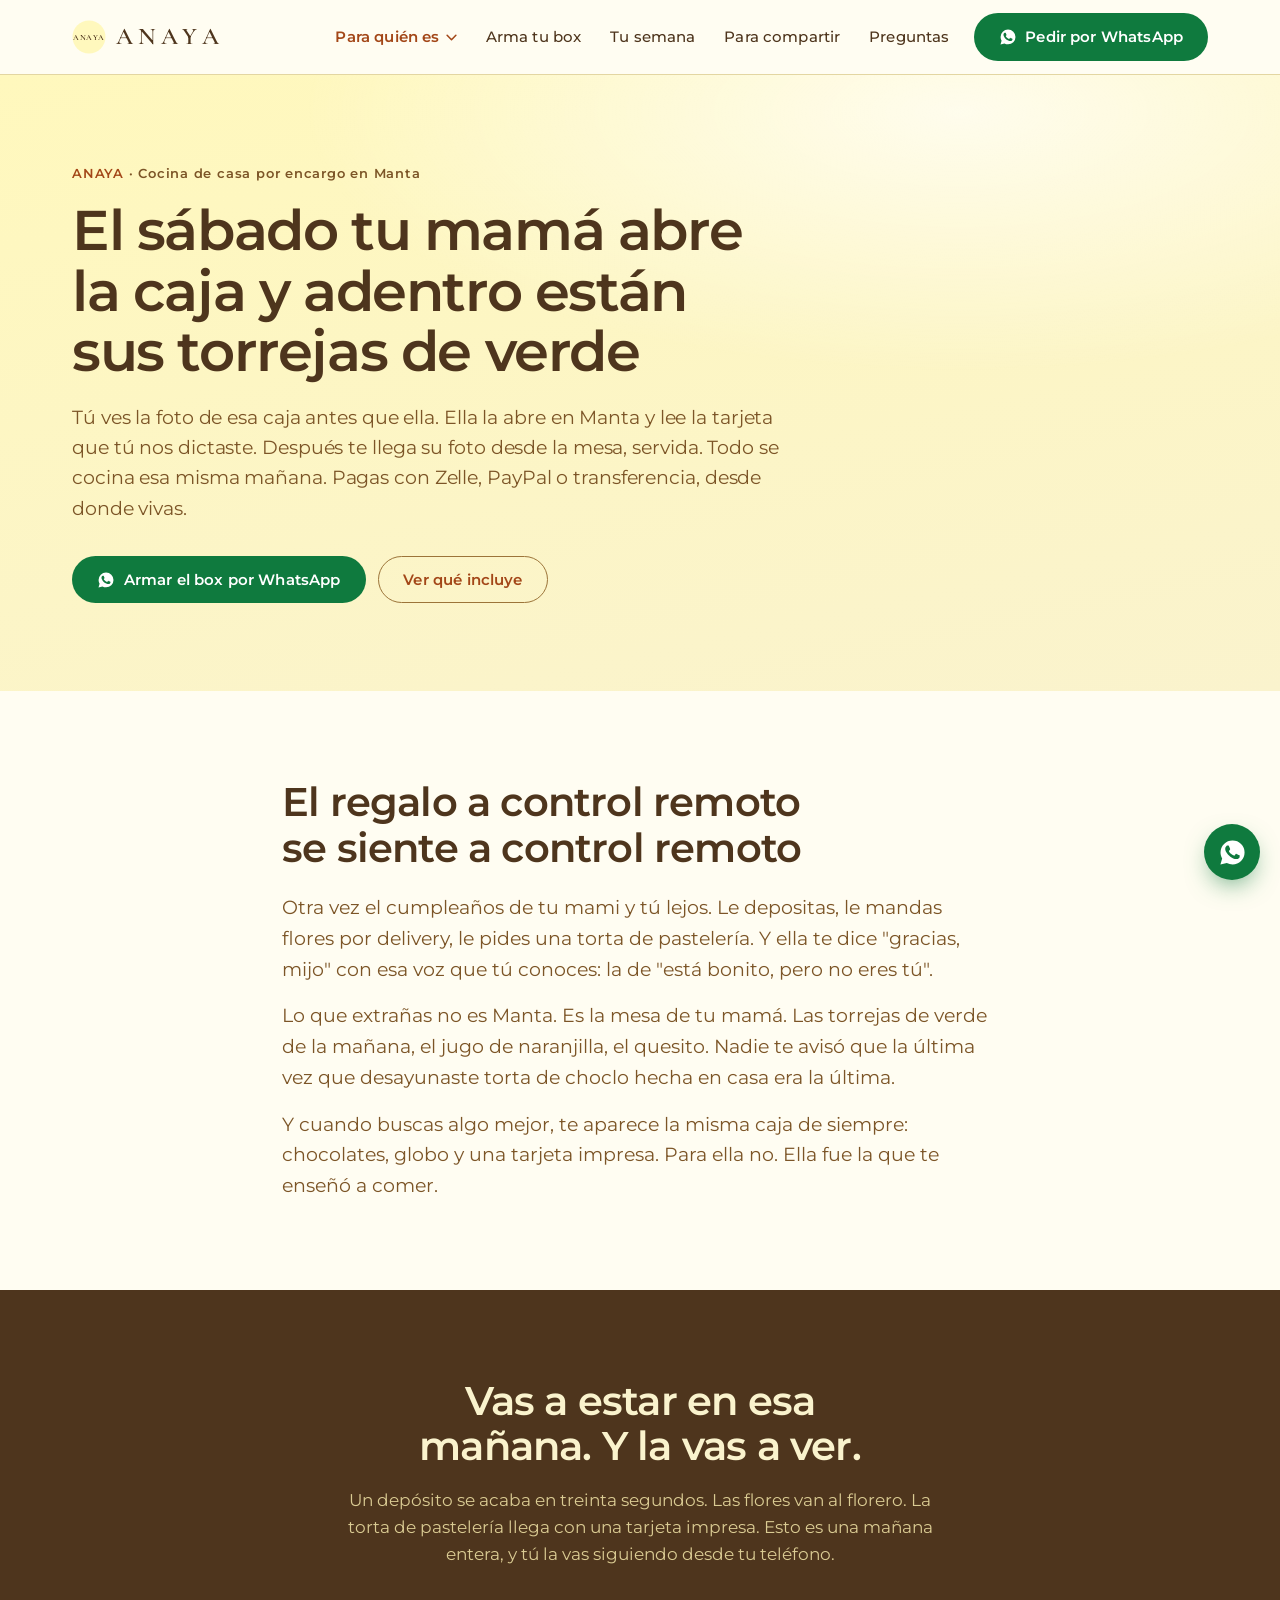
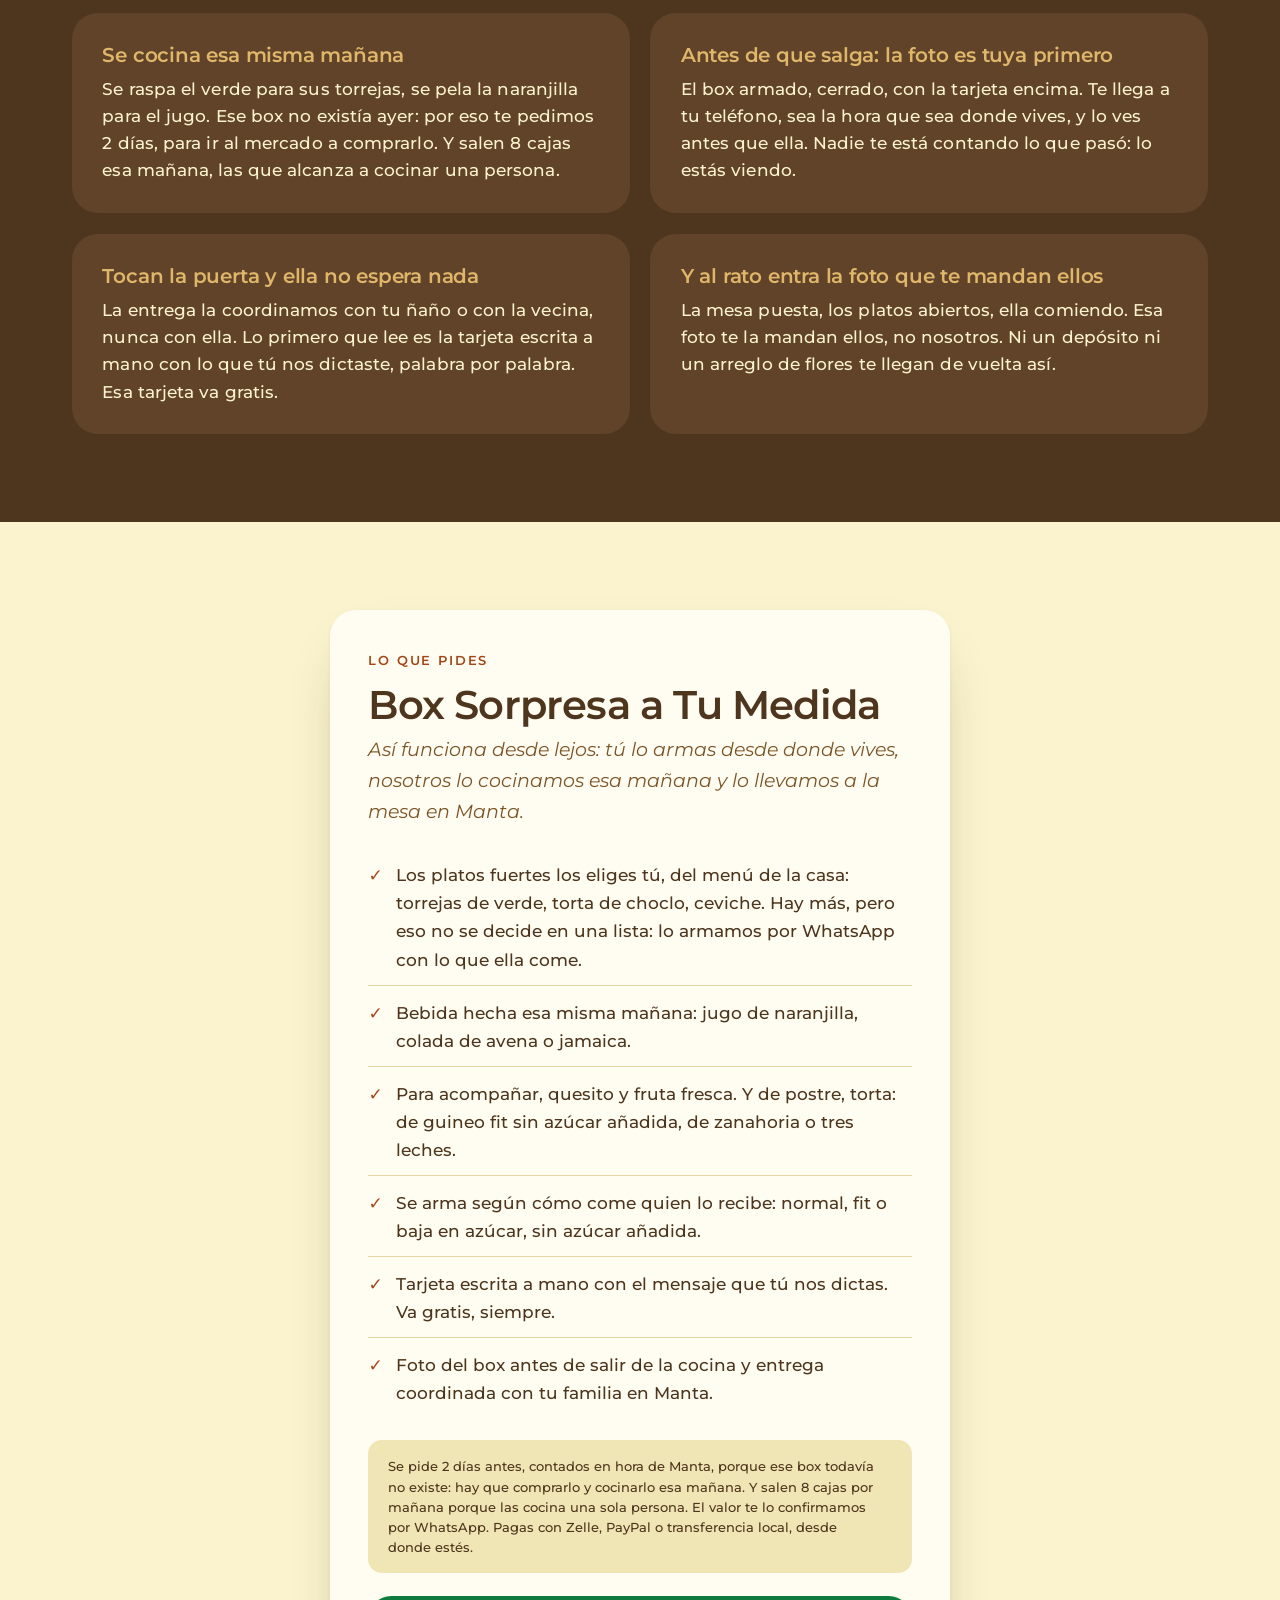
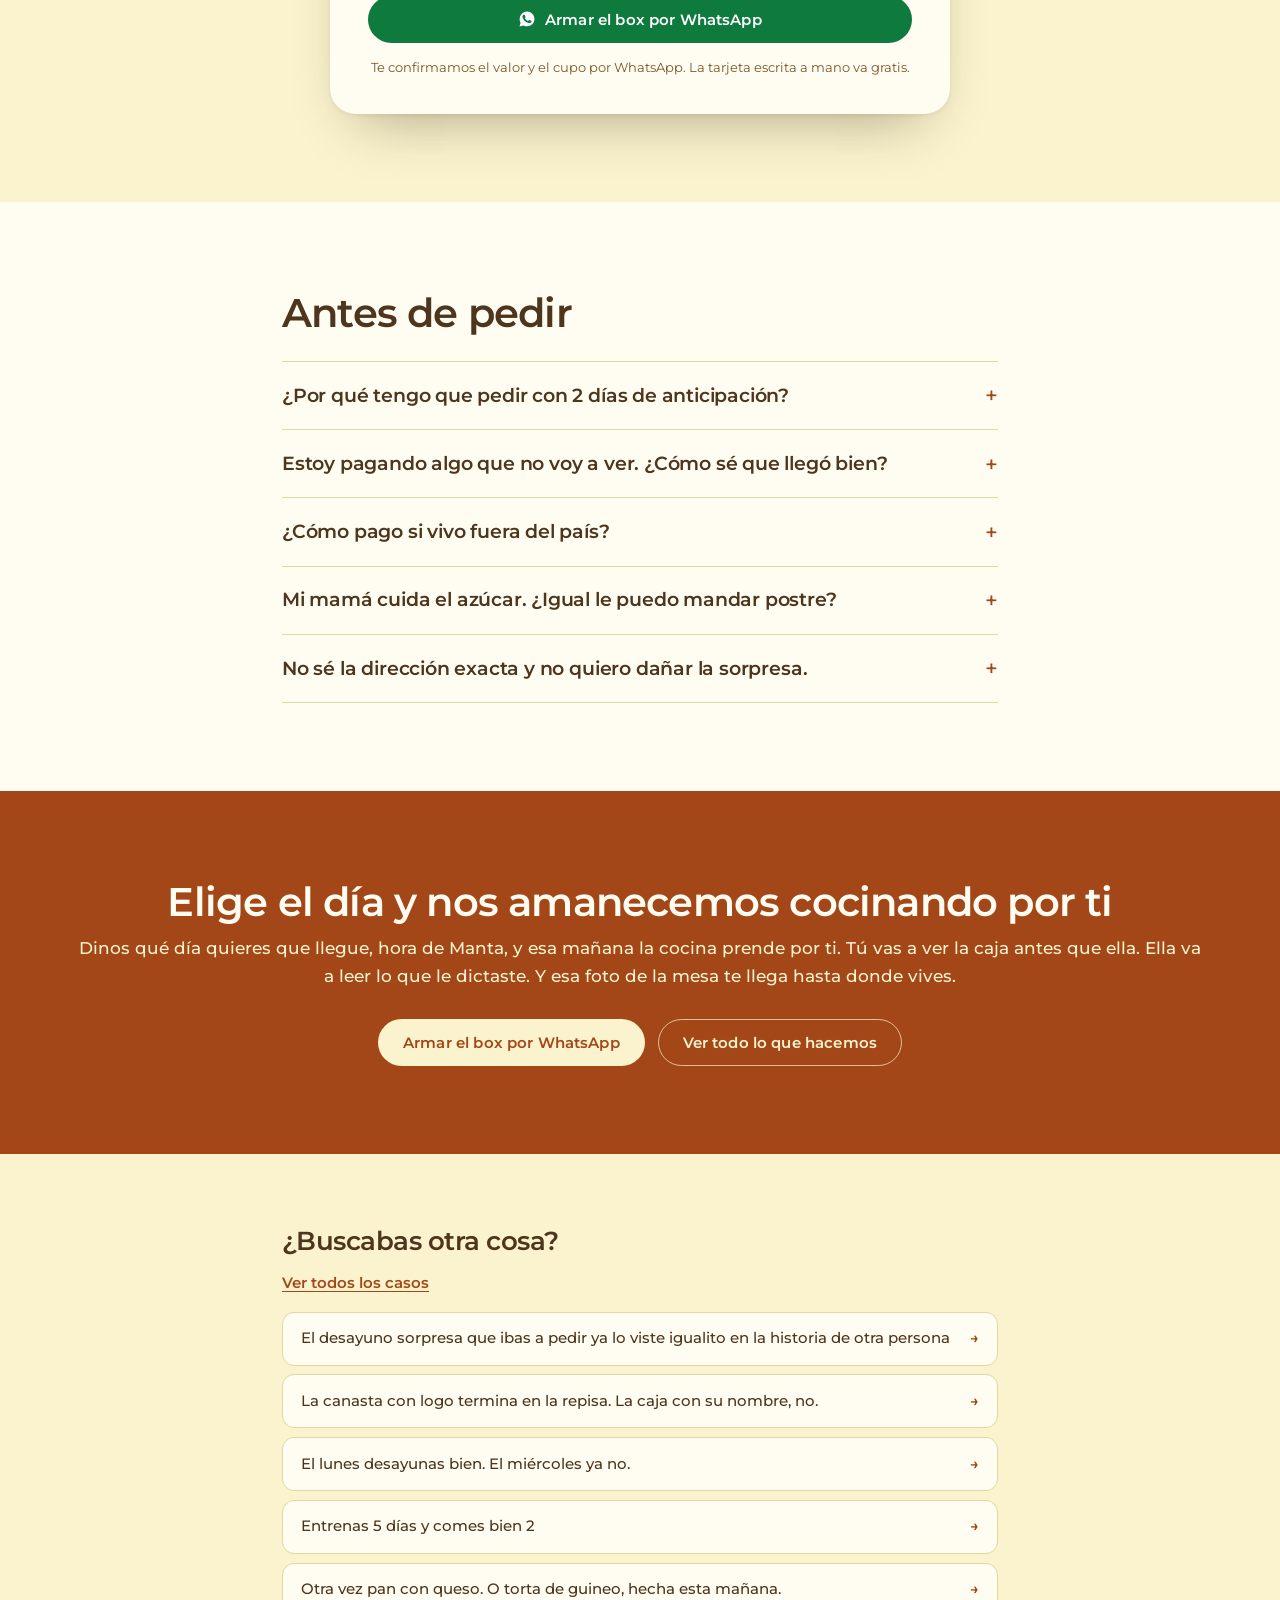
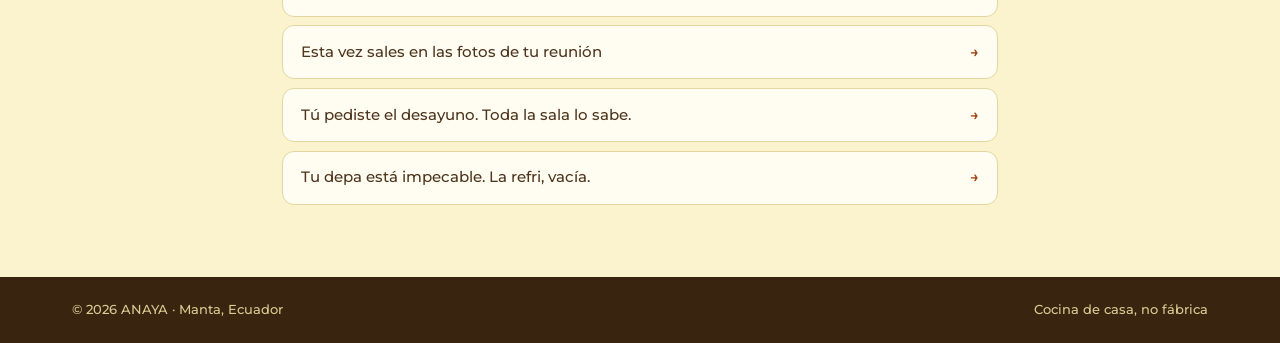
<file: para/desde-el-exterior/index.html>
<!DOCTYPE html>
<html lang="es-EC">
<head>
<meta charset="utf-8" />
<meta name="viewport" content="width=device-width, initial-scale=1, viewport-fit=cover" />
<title>Desayuno sorpresa en Manta desde el exterior | ANAYA</title>
<meta name="description" content="Vives lejos y quieres sorprender a tus papás en Manta. Armas el box por WhatsApp, se cocina esa misma mañana y ves la foto antes de que salga." />
<meta name="theme-color" content="#4E351D" />
<link rel="canonical" href="https://zeus-manuel.github.io/anaya/para/desde-el-exterior/" />

<meta property="og:type" content="website" />
<meta property="og:site_name" content="ANAYA" />
<meta property="og:locale" content="es_EC" />
<meta property="og:url" content="https://zeus-manuel.github.io/anaya/para/desde-el-exterior/" />
<meta property="og:title" content="Desayuno sorpresa en Manta desde el exterior | ANAYA" />
<meta property="og:description" content="Vives lejos y quieres sorprender a tus papás en Manta. Armas el box por WhatsApp, se cocina esa misma mañana y ves la foto antes de que salga." />
<meta property="og:image" content="https://zeus-manuel.github.io/anaya/assets/og-image.png" />
<meta property="og:image:width" content="1200" />
<meta property="og:image:height" content="630" />
<meta name="twitter:card" content="summary_large_image" />

<link rel="icon" href="../../assets/favicon.svg" type="image/svg+xml" />
<link rel="preconnect" href="https://fonts.googleapis.com" />
<link rel="preconnect" href="https://fonts.gstatic.com" crossorigin />
<link rel="stylesheet" href="https://fonts.googleapis.com/css2?family=Cormorant+Garamond:wght@600&family=Montserrat:ital,wght@0,400;0,500;0,600;1,400&display=swap" />
<link rel="stylesheet" href="../../assets/styles.css?v=a7b9d574" />
<link rel="stylesheet" href="../../assets/icp.css?v=a7b9d574" />
<script src="../../assets/nav.js?v=a7b9d574" defer></script>

<script type="application/ld+json">{"@context": "https://schema.org", "@type": "FAQPage", "mainEntity": [{"@type": "Question", "name": "¿Por qué tengo que pedir con 2 días de anticipación?", "acceptedAnswer": {"@type": "Answer", "text": "Porque ese box todavía no existe. Esos 2 días son para comprar el verde, el pescado y la fruta y cocinar todo la mañana de la entrega. Si te lo pudiéramos mandar hoy mismo sería porque ya estaba hecho desde antes, guardado. Y eso no es cocina de casa."}}, {"@type": "Question", "name": "Estoy pagando algo que no voy a ver. ¿Cómo sé que llegó bien?", "acceptedAnswer": {"@type": "Answer", "text": "El box se arma contigo por WhatsApp, plato por plato. Antes de que salga de la cocina te mandamos la foto de la caja lista y tú la ves primero que ellos. Después coordinamos la entrega directo con tu familia en Manta y te avisamos cuando ya está entregado."}}, {"@type": "Question", "name": "¿Cómo pago si vivo fuera del país?", "acceptedAnswer": {"@type": "Answer", "text": "Con Zelle, PayPal o transferencia local, lo que te quede más fácil. Nos ponemos de acuerdo por WhatsApp y te confirmamos apenas entra. No necesitas que nadie en Manta te pague nada por adelantado."}}, {"@type": "Question", "name": "Mi mamá cuida el azúcar. ¿Igual le puedo mandar postre?", "acceptedAnswer": {"@type": "Answer", "text": "Claro que sí. Le va torta de zanahoria o torta de guineo fit sin azúcar añadida, fruta fresca y la bebida sin endulzar. Tú nos dices cómo come ella y el box se arma así. Nadie tiene que quedarse mirando el postre de los demás."}}, {"@type": "Question", "name": "No sé la dirección exacta y no quiero dañar la sorpresa.", "acceptedAnswer": {"@type": "Answer", "text": "Nos das el nombre y el número de alguien de confianza allá, tu ñaño, una vecina, quien sea, y coordinamos con esa persona. Tus papás solo ven llegar la caja. Si quieren armarlo entre hermanos, también se puede, el pedido entra a un solo nombre."}}]}</script>
<script type="application/ld+json">{"@context": "https://schema.org", "@type": "BreadcrumbList", "itemListElement": [{"@type": "ListItem", "position": 1, "name": "ANAYA", "item": "https://zeus-manuel.github.io/anaya/"}, {"@type": "ListItem", "position": 2, "name": "El sábado tu mamá abre la caja y adentro están sus torrejas de verde", "item": "https://zeus-manuel.github.io/anaya/para/desde-el-exterior/"}]}</script>
</head>

<body class="icp">
<a class="skip" href="#oferta">Ir directo al pedido</a>

<header class="nav">
  <div class="wrap nav__in">
    <a class="brand" href="../../" aria-label="ANAYA — inicio">
      <span class="brand__mark" aria-hidden="true">
        <svg viewBox="0 0 64 64" width="34" height="34"><circle cx="32" cy="32" r="31" fill="#FFF8BD"/><text x="32" y="38" text-anchor="middle" font-family="Cormorant Garamond, serif" font-size="15" font-weight="600" letter-spacing="1.2" fill="#4E351D">ANAYA</text></svg>
      </span>
      <span class="brand__word">ANAYA</span>
    </a>
    <nav class="nav__links" aria-label="Principal">
      <div class="nav__item nav__item--sub">
        <button class="nav__toggle" aria-expanded="false" aria-controls="submenu">Para quién es <svg class="nav__chev" width="11" height="7" viewBox="0 0 12 8" aria-hidden="true"><path d="M1 1.5 6 6.5l5-5" fill="none" stroke="currentColor" stroke-width="1.8" stroke-linecap="round" stroke-linejoin="round"/></svg></button>
        <div class="subnav" id="submenu" hidden>
          <div class="subnav__in">
            <div class="subnav__col">
              <h3>Para regalar</h3>
              <ul>
              <li><a href="../regalo-sorpresa/">Sorprender a mi pareja o a mi mejor amiga</a></li>
              <li><a href="../desde-el-exterior/">Vivo fuera y mi familia está en Manta</a></li>
              <li><a href="../regalos-para-tu-equipo/">Regalarle a mi equipo o a mis clientes</a></li>
              </ul>
            </div>
            <div class="subnav__col">
              <h3>Para tu semana</h3>
              <ul>
              <li><a href="../semana-sin-cocinar/">Salgo temprano y llego tarde</a></li>
              <li><a href="../comida-fit/">Entreno y quiero comer acorde</a></li>
              <li><a href="../baja-en-azucar/">Cuido el azúcar o como keto</a></li>
              </ul>
            </div>
            <div class="subnav__col">
              <h3>Para compartir</h3>
              <ul>
              <li><a href="../bandeja-familiar/">Tengo reunión en casa</a></li>
              <li><a href="../desayuno-de-oficina/">Me toca el desayuno de la reunión</a></li>
              <li><a href="../huespedes-airbnb/">Recibo huéspedes</a></li>
              </ul>
            </div>
          </div>
          <a class="subnav__all" href="../">Ver todos los casos →</a>
        </div>
      </div>
      <a href="../../#sorpresa">Arma tu box</a>
      <a href="../../#semana">Tu semana</a>
      <a href="../../#compartir">Para compartir</a>
      <a href="../../#faq">Preguntas</a>
    </nav>
    <a class="btn btn--wa nav__cta" href="https://wa.me/593963181898?text=Hola%20ANAYA%2C%20DESDE%20LEJOS.%20Vivo%20en%20___%20y%20quiero%20mandarle%20un%20box%20a%20mi%20___%20en%20Manta%20para%20el%20___.%20%C2%BFMe%20ayudas%20a%20armarlo%3F" target="_blank" rel="noopener">
      <svg class="ico-wa" width="18" height="18" viewBox="0 0 24 24" aria-hidden="true"><path d="M12.04 2A9.9 9.9 0 0 0 2.1 11.9c0 1.75.46 3.46 1.34 4.97L2 22l5.28-1.38a9.9 9.9 0 0 0 4.76 1.21h.01a9.9 9.9 0 0 0 9.94-9.9A9.9 9.9 0 0 0 12.04 2Zm5.8 14.06c-.25.69-1.45 1.32-2 1.36-.51.04-1.16.06-1.87-.12a16.9 16.9 0 0 1-1.7-.63c-2.99-1.29-4.94-4.3-5.09-4.5-.15-.2-1.22-1.62-1.22-3.1 0-1.47.77-2.2 1.05-2.5.27-.3.6-.37.8-.37h.57c.19 0 .43-.03.67.51.25.6.85 2.07.92 2.22.08.15.13.33.03.53-.1.2-.15.32-.3.5s-.31.39-.44.53c-.15.15-.3.31-.13.6.17.3.76 1.25 1.63 2.03 1.12 1 2.06 1.3 2.36 1.45.3.15.47.13.64-.08.17-.2.73-.85.93-1.15.2-.3.39-.25.66-.15.27.1 1.72.81 2.02.96.3.15.5.22.57.35.07.13.07.74-.18 1.43Z"/></svg>Pedir por WhatsApp</a>
    <button class="burger" aria-expanded="false" aria-controls="mnav" aria-label="Abrir menú"><span></span><span></span><span></span></button>
  </div>
  <nav class="mnav" id="mnav" aria-label="Menú del celular" hidden>
    <button class="mnav__acc" id="mnavAcc" aria-expanded="false" aria-controls="mnavPanel">
      <span>Para quién es</span>
      <svg class="mnav__chev" width="13" height="9" viewBox="0 0 12 8" aria-hidden="true"><path d="M1 1.5 6 6.5l5-5" fill="none" stroke="currentColor" stroke-width="1.8" stroke-linecap="round" stroke-linejoin="round"/></svg>
    </button>
    <div class="mnav__panel" id="mnavPanel" hidden>
        <p class="mnav__group">Para regalar</p>
        <a class="mnav__sub" href="../regalo-sorpresa/">Sorprender a mi pareja o a mi mejor amiga</a>
        <a class="mnav__sub" href="../desde-el-exterior/">Vivo fuera y mi familia está en Manta</a>
        <a class="mnav__sub" href="../regalos-para-tu-equipo/">Regalarle a mi equipo o a mis clientes</a>
        <p class="mnav__group">Para tu semana</p>
        <a class="mnav__sub" href="../semana-sin-cocinar/">Salgo temprano y llego tarde</a>
        <a class="mnav__sub" href="../comida-fit/">Entreno y quiero comer acorde</a>
        <a class="mnav__sub" href="../baja-en-azucar/">Cuido el azúcar o como keto</a>
        <p class="mnav__group">Para compartir</p>
        <a class="mnav__sub" href="../bandeja-familiar/">Tengo reunión en casa</a>
        <a class="mnav__sub" href="../desayuno-de-oficina/">Me toca el desayuno de la reunión</a>
        <a class="mnav__sub" href="../huespedes-airbnb/">Recibo huéspedes</a>
        <a class="mnav__sub mnav__all" href="../">Ver todos los casos →</a>
    </div>
    <a href="../../#sorpresa">Arma tu box</a>
    <a href="../../#semana">Tu semana</a>
    <a href="../../#compartir">Para compartir</a>
    <a href="../../#faq">Preguntas</a>
    <a class="mnav__wa" href="https://wa.me/593963181898?text=Hola%20ANAYA%2C%20DESDE%20LEJOS.%20Vivo%20en%20___%20y%20quiero%20mandarle%20un%20box%20a%20mi%20___%20en%20Manta%20para%20el%20___.%20%C2%BFMe%20ayudas%20a%20armarlo%3F" target="_blank" rel="noopener">Pedir por WhatsApp</a>
  </nav>
</header>

<main>

<section class="icp-hero">
  <div class="wrap">
    <p class="icp-crumb"><a href="../../">ANAYA</a> · Cocina de casa por encargo en Manta</p>
    <h1>El sábado tu mamá abre la caja y adentro están sus torrejas de verde</h1>
    <p class="lead">Tú ves la foto de esa caja antes que ella. Ella la abre en Manta y lee la tarjeta que tú nos dictaste. Después te llega su foto desde la mesa, servida. Todo se cocina esa misma mañana. Pagas con Zelle, PayPal o transferencia, desde donde vivas.</p>
    <div class="icp-hero__cta">
      <a class="btn btn--wa" href="https://wa.me/593963181898?text=Hola%20ANAYA%2C%20DESDE%20LEJOS.%20Soy%20___%20y%20vivo%20en%20___.%20Quiero%20un%20Box%20Sorpresa%20a%20Tu%20Medida%20para%20mi%20___%20que%20est%C3%A1%20en%20Manta.%20Se%20llama%20___%20y%20el%20contacto%20all%C3%A1%20es%20___%20%28n%C3%BAmero%20___%29.%20Lo%20quiero%20entregado%20el%20___%20en%20la%20ma%C3%B1ana.%20Come%20as%C3%AD%3A%20___.%20En%20la%20tarjeta%20escr%C3%ADbanle%3A%20___." target="_blank" rel="noopener">
        <svg class="ico-wa" width="18" height="18" viewBox="0 0 24 24" aria-hidden="true"><path d="M12.04 2A9.9 9.9 0 0 0 2.1 11.9c0 1.75.46 3.46 1.34 4.97L2 22l5.28-1.38a9.9 9.9 0 0 0 4.76 1.21h.01a9.9 9.9 0 0 0 9.94-9.9A9.9 9.9 0 0 0 12.04 2Zm5.8 14.06c-.25.69-1.45 1.32-2 1.36-.51.04-1.16.06-1.87-.12a16.9 16.9 0 0 1-1.7-.63c-2.99-1.29-4.94-4.3-5.09-4.5-.15-.2-1.22-1.62-1.22-3.1 0-1.47.77-2.2 1.05-2.5.27-.3.6-.37.8-.37h.57c.19 0 .43-.03.67.51.25.6.85 2.07.92 2.22.08.15.13.33.03.53-.1.2-.15.32-.3.5s-.31.39-.44.53c-.15.15-.3.31-.13.6.17.3.76 1.25 1.63 2.03 1.12 1 2.06 1.3 2.36 1.45.3.15.47.13.64-.08.17-.2.73-.85.93-1.15.2-.3.39-.25.66-.15.27.1 1.72.81 2.02.96.3.15.5.22.57.35.07.13.07.74-.18 1.43Z"/></svg>Armar el box por WhatsApp</a>
      <a class="btn btn--ghost" href="#oferta">Ver qué incluye</a>
    </div>
  </div>
</section>

<section class="icp-dolor">
  <div class="wrap icp-narrow">
    <h2>El regalo a control remoto se siente a control remoto</h2>
        <p>Otra vez el cumpleaños de tu mami y tú lejos. Le depositas, le mandas flores por delivery, le pides una torta de pastelería. Y ella te dice &quot;gracias, mijo&quot; con esa voz que tú conoces: la de &quot;está bonito, pero no eres tú&quot;.</p>
        <p>Lo que extrañas no es Manta. Es la mesa de tu mamá. Las torrejas de verde de la mañana, el jugo de naranjilla, el quesito. Nadie te avisó que la última vez que desayunaste torta de choclo hecha en casa era la última.</p>
        <p>Y cuando buscas algo mejor, te aparece la misma caja de siempre: chocolates, globo y una tarjeta impresa. Para ella no. Ella fue la que te enseñó a comer.</p>
  </div>
</section>

<section class="icp-mec">
  <div class="wrap">
    <header class="sec-head sec-head--center sec-head--light">
      <h2>Vas a estar en esa mañana. Y la vas a ver.</h2>
      <p class="sec-sub">Un depósito se acaba en treinta segundos. Las flores van al florero. La torta de pastelería llega con una tarjeta impresa. Esto es una mañana entera, y tú la vas siguiendo desde tu teléfono.</p>
    </header>
    <div class="mec__grid">
        <article class="mec__item">
          <h3>Se cocina esa misma mañana</h3>
          <p>Se raspa el verde para sus torrejas, se pela la naranjilla para el jugo. Ese box no existía ayer: por eso te pedimos 2 días, para ir al mercado a comprarlo. Y salen 8 cajas esa mañana, las que alcanza a cocinar una persona.</p>
        </article>
        <article class="mec__item">
          <h3>Antes de que salga: la foto es tuya primero</h3>
          <p>El box armado, cerrado, con la tarjeta encima. Te llega a tu teléfono, sea la hora que sea donde vives, y lo ves antes que ella. Nadie te está contando lo que pasó: lo estás viendo.</p>
        </article>
        <article class="mec__item">
          <h3>Tocan la puerta y ella no espera nada</h3>
          <p>La entrega la coordinamos con tu ñaño o con la vecina, nunca con ella. Lo primero que lee es la tarjeta escrita a mano con lo que tú nos dictaste, palabra por palabra. Esa tarjeta va gratis.</p>
        </article>
        <article class="mec__item">
          <h3>Y al rato entra la foto que te mandan ellos</h3>
          <p>La mesa puesta, los platos abiertos, ella comiendo. Esa foto te la mandan ellos, no nosotros. Ni un depósito ni un arreglo de flores te llegan de vuelta así.</p>
        </article>
    </div>
  </div>
</section>

<section class="icp-oferta" id="oferta">
  <div class="wrap icp-oferta__in">
    <div class="icp-oferta__card">
      <p class="eyebrow">Lo que pides</p>
      <h2>Box Sorpresa a Tu Medida</h2>
      <p class="icp-tagline">Así funciona desde lejos: tú lo armas desde donde vives, nosotros lo cocinamos esa mañana y lo llevamos a la mesa en Manta.</p>
      <ul class="icp-incluye">
          <li>Los platos fuertes los eliges tú, del menú de la casa: torrejas de verde, torta de choclo, ceviche. Hay más, pero eso no se decide en una lista: lo armamos por WhatsApp con lo que ella come.</li>
          <li>Bebida hecha esa misma mañana: jugo de naranjilla, colada de avena o jamaica.</li>
          <li>Para acompañar, quesito y fruta fresca. Y de postre, torta: de guineo fit sin azúcar añadida, de zanahoria o tres leches.</li>
          <li>Se arma según cómo come quien lo recibe: normal, fit o baja en azúcar, sin azúcar añadida.</li>
          <li>Tarjeta escrita a mano con el mensaje que tú nos dictas. Va gratis, siempre.</li>
          <li>Foto del box antes de salir de la cocina y entrega coordinada con tu familia en Manta.</li>
      </ul>
      <p class="icp-nota">Se pide 2 días antes, contados en hora de Manta, porque ese box todavía no existe: hay que comprarlo y cocinarlo esa mañana. Y salen 8 cajas por mañana porque las cocina una sola persona. El valor te lo confirmamos por WhatsApp. Pagas con Zelle, PayPal o transferencia local, desde donde estés.</p>
      <a class="btn btn--wa btn--block" href="https://wa.me/593963181898?text=Hola%20ANAYA%2C%20DESDE%20LEJOS.%20Soy%20___%20y%20vivo%20en%20___.%20Quiero%20un%20Box%20Sorpresa%20a%20Tu%20Medida%20para%20mi%20___%20que%20est%C3%A1%20en%20Manta.%20Se%20llama%20___%20y%20el%20contacto%20all%C3%A1%20es%20___%20%28n%C3%BAmero%20___%29.%20Lo%20quiero%20entregado%20el%20___%20en%20la%20ma%C3%B1ana.%20Come%20as%C3%AD%3A%20___.%20En%20la%20tarjeta%20escr%C3%ADbanle%3A%20___." target="_blank" rel="noopener">
        <svg class="ico-wa" width="18" height="18" viewBox="0 0 24 24" aria-hidden="true"><path d="M12.04 2A9.9 9.9 0 0 0 2.1 11.9c0 1.75.46 3.46 1.34 4.97L2 22l5.28-1.38a9.9 9.9 0 0 0 4.76 1.21h.01a9.9 9.9 0 0 0 9.94-9.9A9.9 9.9 0 0 0 12.04 2Zm5.8 14.06c-.25.69-1.45 1.32-2 1.36-.51.04-1.16.06-1.87-.12a16.9 16.9 0 0 1-1.7-.63c-2.99-1.29-4.94-4.3-5.09-4.5-.15-.2-1.22-1.62-1.22-3.1 0-1.47.77-2.2 1.05-2.5.27-.3.6-.37.8-.37h.57c.19 0 .43-.03.67.51.25.6.85 2.07.92 2.22.08.15.13.33.03.53-.1.2-.15.32-.3.5s-.31.39-.44.53c-.15.15-.3.31-.13.6.17.3.76 1.25 1.63 2.03 1.12 1 2.06 1.3 2.36 1.45.3.15.47.13.64-.08.17-.2.73-.85.93-1.15.2-.3.39-.25.66-.15.27.1 1.72.81 2.02.96.3.15.5.22.57.35.07.13.07.74-.18 1.43Z"/></svg>Armar el box por WhatsApp</a>
      <p class="icp-mini">Te confirmamos el valor y el cupo por WhatsApp. La tarjeta escrita a mano va gratis.</p>
    </div>
  </div>
</section>

<section class="icp-faq">
  <div class="wrap icp-narrow">
    <h2>Antes de pedir</h2>
    <div class="acc">
      <details>
        <summary>¿Por qué tengo que pedir con 2 días de anticipación?</summary>
        <p>Porque ese box todavía no existe. Esos 2 días son para comprar el verde, el pescado y la fruta y cocinar todo la mañana de la entrega. Si te lo pudiéramos mandar hoy mismo sería porque ya estaba hecho desde antes, guardado. Y eso no es cocina de casa.</p>
      </details>
      <details>
        <summary>Estoy pagando algo que no voy a ver. ¿Cómo sé que llegó bien?</summary>
        <p>El box se arma contigo por WhatsApp, plato por plato. Antes de que salga de la cocina te mandamos la foto de la caja lista y tú la ves primero que ellos. Después coordinamos la entrega directo con tu familia en Manta y te avisamos cuando ya está entregado.</p>
      </details>
      <details>
        <summary>¿Cómo pago si vivo fuera del país?</summary>
        <p>Con Zelle, PayPal o transferencia local, lo que te quede más fácil. Nos ponemos de acuerdo por WhatsApp y te confirmamos apenas entra. No necesitas que nadie en Manta te pague nada por adelantado.</p>
      </details>
      <details>
        <summary>Mi mamá cuida el azúcar. ¿Igual le puedo mandar postre?</summary>
        <p>Claro que sí. Le va torta de zanahoria o torta de guineo fit sin azúcar añadida, fruta fresca y la bebida sin endulzar. Tú nos dices cómo come ella y el box se arma así. Nadie tiene que quedarse mirando el postre de los demás.</p>
      </details>
      <details>
        <summary>No sé la dirección exacta y no quiero dañar la sorpresa.</summary>
        <p>Nos das el nombre y el número de alguien de confianza allá, tu ñaño, una vecina, quien sea, y coordinamos con esa persona. Tus papás solo ven llegar la caja. Si quieren armarlo entre hermanos, también se puede, el pedido entra a un solo nombre.</p>
      </details>
    </div>
  </div>
</section>

<section class="final">
  <div class="wrap final__in">
    <h2>Elige el día y nos amanecemos cocinando por ti</h2>
    <p>Dinos qué día quieres que llegue, hora de Manta, y esa mañana la cocina prende por ti. Tú vas a ver la caja antes que ella. Ella va a leer lo que le dictaste. Y esa foto de la mesa te llega hasta donde vives.</p>
    <div class="final__cta">
      <a class="btn btn--cream" href="https://wa.me/593963181898?text=Hola%20ANAYA%2C%20DESDE%20LEJOS.%20Vivo%20en%20___%20y%20quiero%20mandarle%20un%20box%20a%20mi%20___%20en%20Manta%20para%20el%20___.%20%C2%BFMe%20ayudas%20a%20armarlo%3F" target="_blank" rel="noopener">Armar el box por WhatsApp</a>
      <a class="btn btn--outline-cream" href="../../">Ver todo lo que hacemos</a>
    </div>
  </div>
</section>

<section class="icp-otras">
  <div class="wrap icp-narrow">
    <h2>¿Buscabas otra cosa?</h2>
    <p class="icp-otras__hub"><a href="../">Ver todos los casos</a></p>
    <ul class="icp-otras__list">
        <li><a href="../regalo-sorpresa/">El desayuno sorpresa que ibas a pedir ya lo viste igualito en la historia de otra persona</a></li>
        <li><a href="../regalos-para-tu-equipo/">La canasta con logo termina en la repisa. La caja con su nombre, no.</a></li>
        <li><a href="../semana-sin-cocinar/">El lunes desayunas bien. El miércoles ya no.</a></li>
        <li><a href="../comida-fit/">Entrenas 5 días y comes bien 2</a></li>
        <li><a href="../baja-en-azucar/">Otra vez pan con queso. O torta de guineo, hecha esta mañana.</a></li>
        <li><a href="../bandeja-familiar/">Esta vez sales en las fotos de tu reunión</a></li>
        <li><a href="../desayuno-de-oficina/">Tú pediste el desayuno. Toda la sala lo sabe.</a></li>
        <li><a href="../huespedes-airbnb/">Tu depa está impecable. La refri, vacía.</a></li>
    </ul>
  </div>
</section>

</main>

<footer class="foot">
  <div class="wrap foot__bar">
    <p>© 2026 ANAYA · Manta, Ecuador</p>
    <p>Cocina de casa, no fábrica</p>
  </div>
</footer>

<a class="fab" href="https://wa.me/593963181898?text=Hola%20ANAYA%2C%20DESDE%20LEJOS.%20Vivo%20en%20___%20y%20quiero%20mandarle%20un%20box%20a%20mi%20___%20en%20Manta%20para%20el%20___.%20%C2%BFMe%20ayudas%20a%20armarlo%3F" target="_blank" rel="noopener" aria-label="Escribir por WhatsApp">
  <svg width="29" height="29" viewBox="0 0 24 24" aria-hidden="true"><path d="M12.04 2A9.9 9.9 0 0 0 2.1 11.9c0 1.75.46 3.46 1.34 4.97L2 22l5.28-1.38a9.9 9.9 0 0 0 4.76 1.21h.01a9.9 9.9 0 0 0 9.94-9.9A9.9 9.9 0 0 0 12.04 2Zm5.8 14.06c-.25.69-1.45 1.32-2 1.36-.51.04-1.16.06-1.87-.12a16.9 16.9 0 0 1-1.7-.63c-2.99-1.29-4.94-4.3-5.09-4.5-.15-.2-1.22-1.62-1.22-3.1 0-1.47.77-2.2 1.05-2.5.27-.3.6-.37.8-.37h.57c.19 0 .43-.03.67.51.25.6.85 2.07.92 2.22.08.15.13.33.03.53-.1.2-.15.32-.3.5s-.31.39-.44.53c-.15.15-.3.31-.13.6.17.3.76 1.25 1.63 2.03 1.12 1 2.06 1.3 2.36 1.45.3.15.47.13.64-.08.17-.2.73-.85.93-1.15.2-.3.39-.25.66-.15.27.1 1.72.81 2.02.96.3.15.5.22.57.35.07.13.07.74-.18 1.43Z"/></svg>
</a>
</body>
</html>
</file>
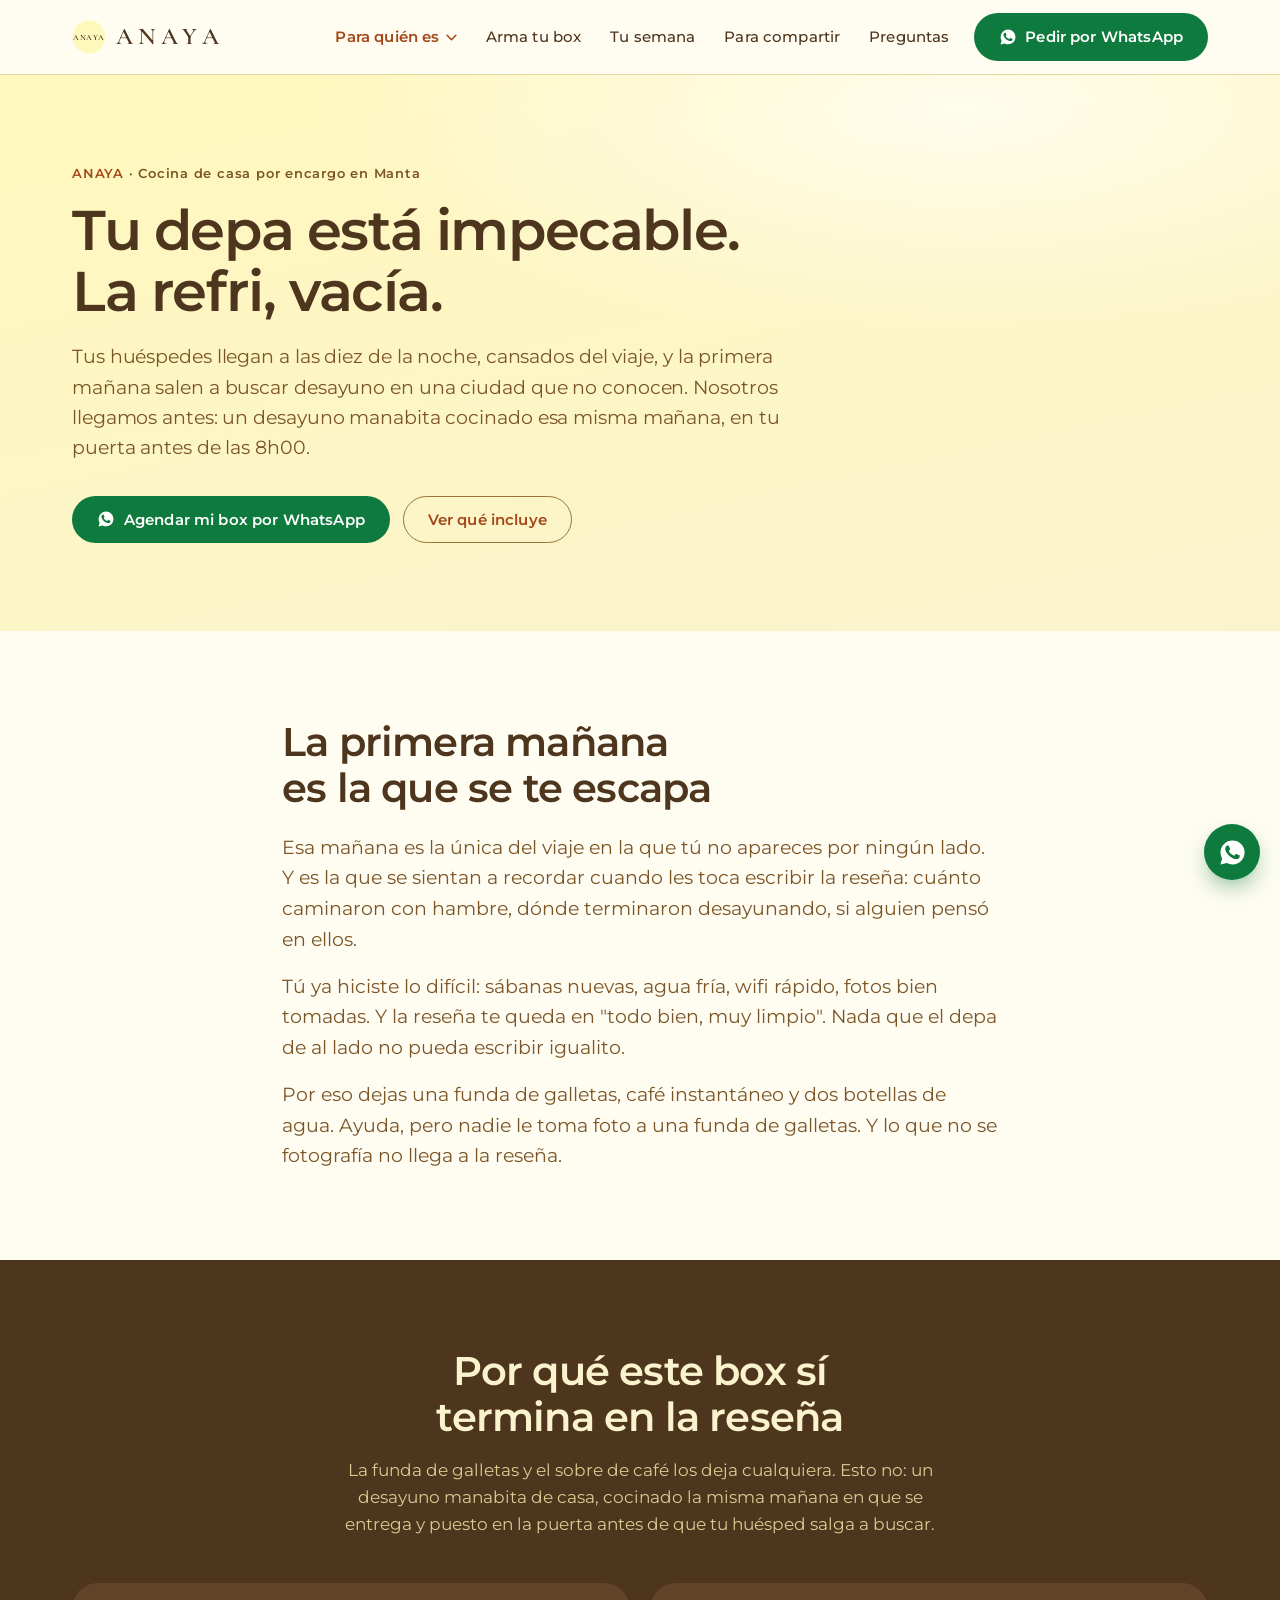
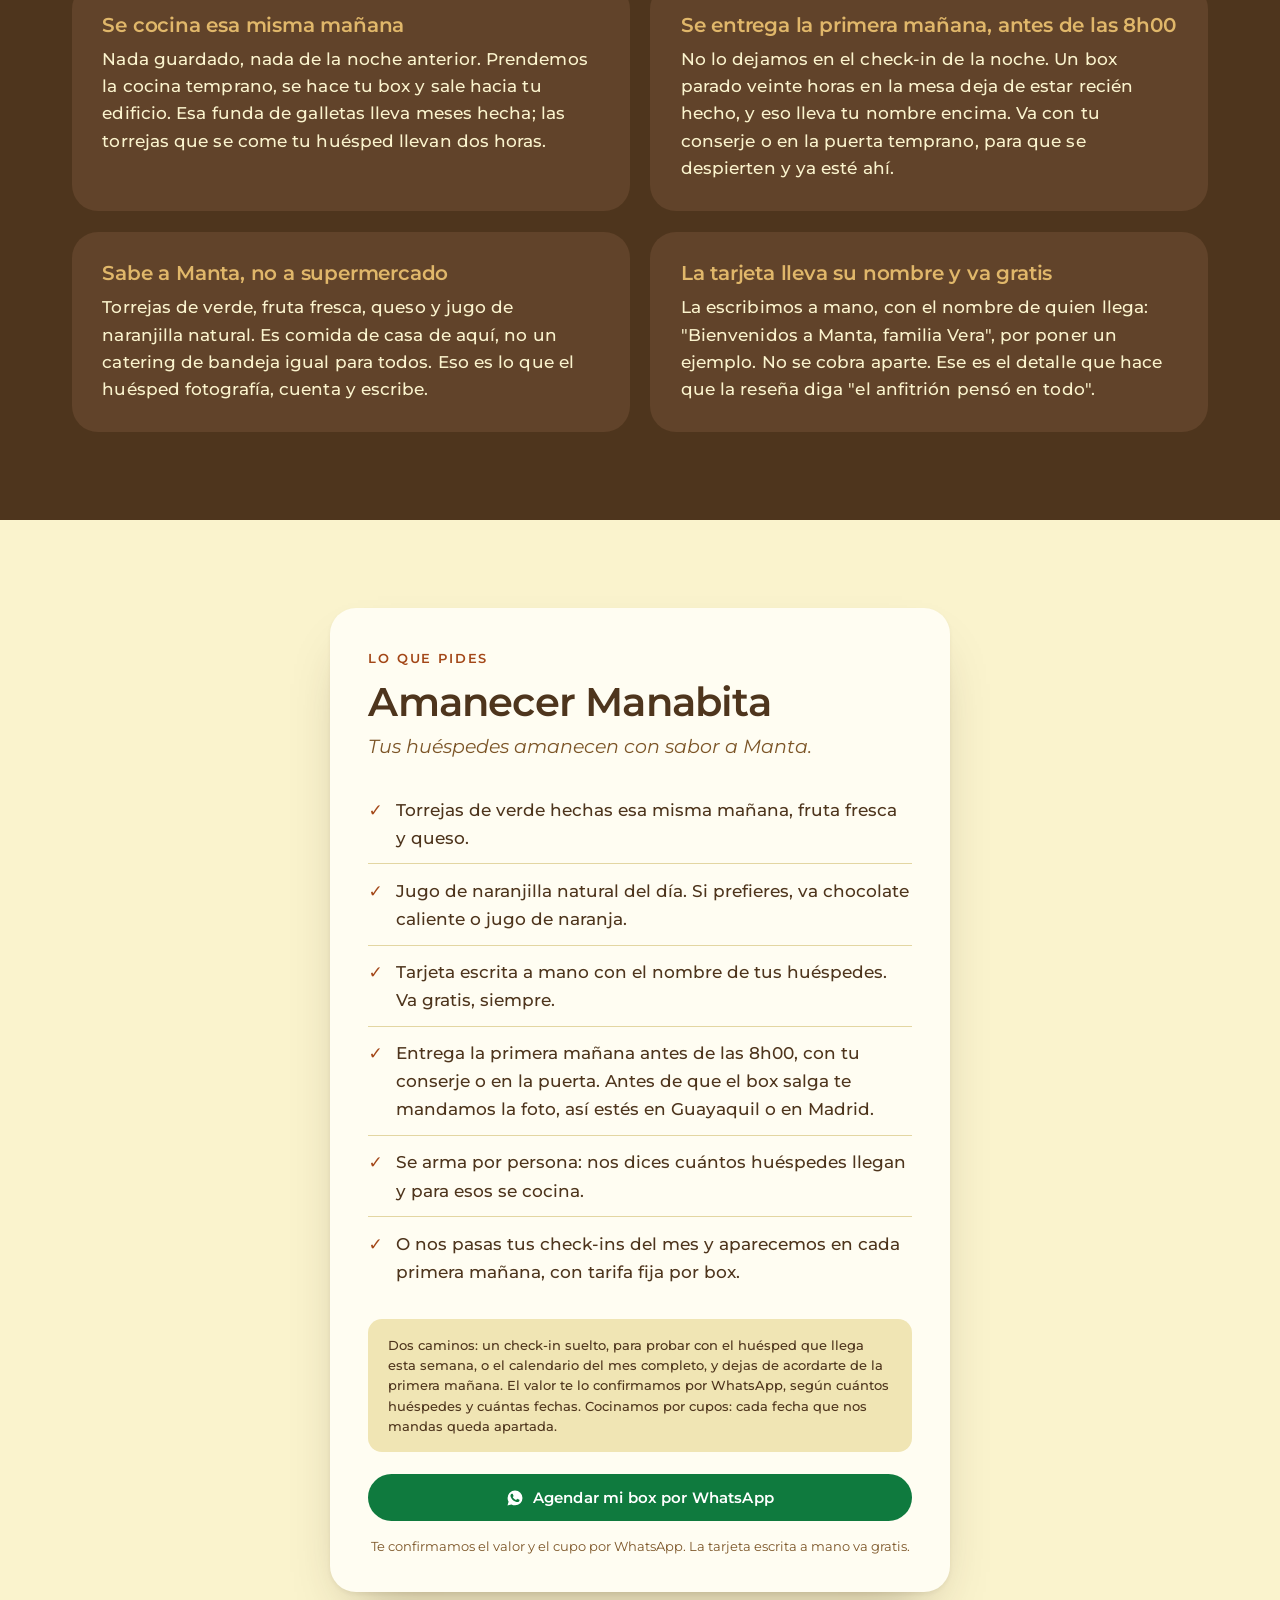
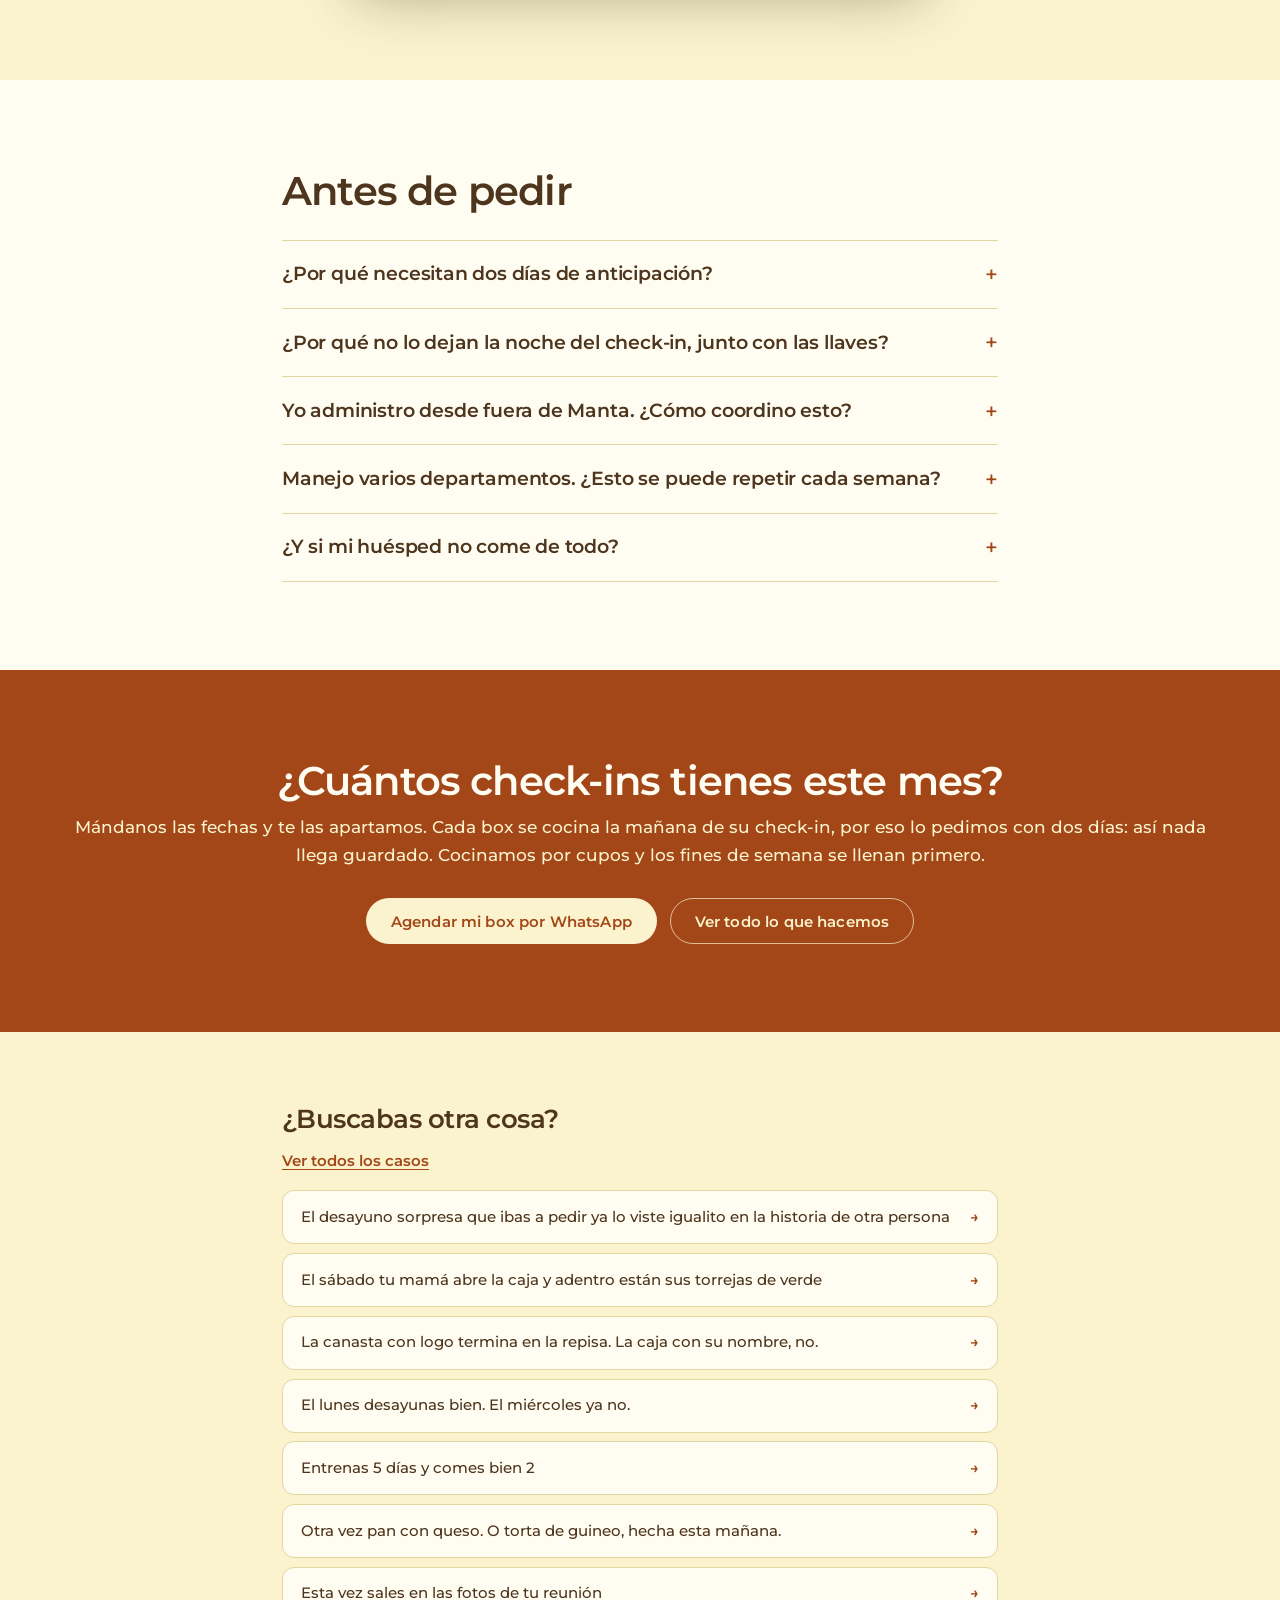
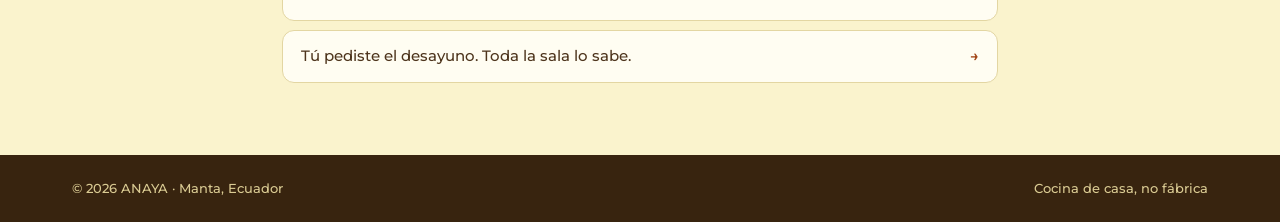
<file: para/huespedes-airbnb/index.html>
<!DOCTYPE html>
<html lang="es-EC">
<head>
<meta charset="utf-8" />
<meta name="viewport" content="width=device-width, initial-scale=1, viewport-fit=cover" />
<title>Desayuno de bienvenida para huéspedes Airbnb | ANAYA Manta</title>
<meta name="description" content="Tus huéspedes despiertan con un desayuno manabita recién hecho en la puerta. Lo cocinamos esa misma mañana y lo dejamos antes de las 8h00. Pide por WhatsApp." />
<meta name="theme-color" content="#4E351D" />
<link rel="canonical" href="https://zeus-manuel.github.io/anaya/para/huespedes-airbnb/" />

<meta property="og:type" content="website" />
<meta property="og:site_name" content="ANAYA" />
<meta property="og:locale" content="es_EC" />
<meta property="og:url" content="https://zeus-manuel.github.io/anaya/para/huespedes-airbnb/" />
<meta property="og:title" content="Desayuno de bienvenida para huéspedes Airbnb | ANAYA Manta" />
<meta property="og:description" content="Tus huéspedes despiertan con un desayuno manabita recién hecho en la puerta. Lo cocinamos esa misma mañana y lo dejamos antes de las 8h00. Pide por WhatsApp." />
<meta property="og:image" content="https://zeus-manuel.github.io/anaya/assets/og-image.png" />
<meta property="og:image:width" content="1200" />
<meta property="og:image:height" content="630" />
<meta name="twitter:card" content="summary_large_image" />

<link rel="icon" href="../../assets/favicon.svg" type="image/svg+xml" />
<link rel="preconnect" href="https://fonts.googleapis.com" />
<link rel="preconnect" href="https://fonts.gstatic.com" crossorigin />
<link rel="stylesheet" href="https://fonts.googleapis.com/css2?family=Cormorant+Garamond:wght@600&family=Montserrat:ital,wght@0,400;0,500;0,600;1,400&display=swap" />
<link rel="stylesheet" href="../../assets/styles.css?v=a7b9d574" />
<link rel="stylesheet" href="../../assets/icp.css?v=a7b9d574" />
<script src="../../assets/nav.js?v=a7b9d574" defer></script>

<script type="application/ld+json">{"@context": "https://schema.org", "@type": "FAQPage", "mainEntity": [{"@type": "Question", "name": "¿Por qué necesitan dos días de anticipación?", "acceptedAnswer": {"@type": "Answer", "text": "Porque no tenemos nada hecho esperando en una refri. Con tu fecha en mano compramos el verde, la fruta y la naranjilla, y prendemos la cocina esa misma madrugada. Los dos días son justamente la razón por la que tu huésped come algo del día y no algo recalentado. Si tu check-in ya está encima, escríbenos igual y te decimos de una si queda cupo."}}, {"@type": "Question", "name": "¿Por qué no lo dejan la noche del check-in, junto con las llaves?", "acceptedAnswer": {"@type": "Answer", "text": "Porque un box que pasa veinte horas parado en la mesa deja de estar recién hecho, y el que queda mal ahí eres tú. Se cocina en la mañana y se entrega esa mañana, antes de las 8h00. Tu huésped abre la puerta y lo encuentra del día."}}, {"@type": "Question", "name": "Yo administro desde fuera de Manta. ¿Cómo coordino esto?", "acceptedAnswer": {"@type": "Answer", "text": "Todo por WhatsApp. Nos pasas la fecha de check-in, el edificio y el nombre de quien llega, y nosotros coordinamos con tu conserje. Antes de que el box salga te mandamos la foto, para que veas exactamente lo que va a recibir tu huésped sin estar ahí."}}, {"@type": "Question", "name": "Manejo varios departamentos. ¿Esto se puede repetir cada semana?", "acceptedAnswer": {"@type": "Answer", "text": "Sí. Nos pasas tu calendario de check-ins y te armamos tarifa fija mensual por box. Cada box de ese calendario se cocina la mañana de su propio check-in, uno por uno, y de cada uno te llega la foto antes de que salga. Tú ya no tienes que acordarte."}}, {"@type": "Question", "name": "¿Y si mi huésped no come de todo?", "acceptedAnswer": {"@type": "Answer", "text": "Nos dices qué come y qué no, y así lo armamos. El box se adapta a la persona que se lo va a comer: fit, sin lácteos o baja en azúcar. Si el huésped no te dijo nada, va el manabita clásico y con eso no fallas."}}]}</script>
<script type="application/ld+json">{"@context": "https://schema.org", "@type": "BreadcrumbList", "itemListElement": [{"@type": "ListItem", "position": 1, "name": "ANAYA", "item": "https://zeus-manuel.github.io/anaya/"}, {"@type": "ListItem", "position": 2, "name": "Tu depa está impecable. La refri, vacía.", "item": "https://zeus-manuel.github.io/anaya/para/huespedes-airbnb/"}]}</script>
</head>

<body class="icp">
<a class="skip" href="#oferta">Ir directo al pedido</a>

<header class="nav">
  <div class="wrap nav__in">
    <a class="brand" href="../../" aria-label="ANAYA — inicio">
      <span class="brand__mark" aria-hidden="true">
        <svg viewBox="0 0 64 64" width="34" height="34"><circle cx="32" cy="32" r="31" fill="#FFF8BD"/><text x="32" y="38" text-anchor="middle" font-family="Cormorant Garamond, serif" font-size="15" font-weight="600" letter-spacing="1.2" fill="#4E351D">ANAYA</text></svg>
      </span>
      <span class="brand__word">ANAYA</span>
    </a>
    <nav class="nav__links" aria-label="Principal">
      <div class="nav__item nav__item--sub">
        <button class="nav__toggle" aria-expanded="false" aria-controls="submenu">Para quién es <svg class="nav__chev" width="11" height="7" viewBox="0 0 12 8" aria-hidden="true"><path d="M1 1.5 6 6.5l5-5" fill="none" stroke="currentColor" stroke-width="1.8" stroke-linecap="round" stroke-linejoin="round"/></svg></button>
        <div class="subnav" id="submenu" hidden>
          <div class="subnav__in">
            <div class="subnav__col">
              <h3>Para regalar</h3>
              <ul>
              <li><a href="../regalo-sorpresa/">Sorprender a mi pareja o a mi mejor amiga</a></li>
              <li><a href="../desde-el-exterior/">Vivo fuera y mi familia está en Manta</a></li>
              <li><a href="../regalos-para-tu-equipo/">Regalarle a mi equipo o a mis clientes</a></li>
              </ul>
            </div>
            <div class="subnav__col">
              <h3>Para tu semana</h3>
              <ul>
              <li><a href="../semana-sin-cocinar/">Salgo temprano y llego tarde</a></li>
              <li><a href="../comida-fit/">Entreno y quiero comer acorde</a></li>
              <li><a href="../baja-en-azucar/">Cuido el azúcar o como keto</a></li>
              </ul>
            </div>
            <div class="subnav__col">
              <h3>Para compartir</h3>
              <ul>
              <li><a href="../bandeja-familiar/">Tengo reunión en casa</a></li>
              <li><a href="../desayuno-de-oficina/">Me toca el desayuno de la reunión</a></li>
              <li><a href="../huespedes-airbnb/">Recibo huéspedes</a></li>
              </ul>
            </div>
          </div>
          <a class="subnav__all" href="../">Ver todos los casos →</a>
        </div>
      </div>
      <a href="../../#sorpresa">Arma tu box</a>
      <a href="../../#semana">Tu semana</a>
      <a href="../../#compartir">Para compartir</a>
      <a href="../../#faq">Preguntas</a>
    </nav>
    <a class="btn btn--wa nav__cta" href="https://wa.me/593963181898?text=Hola%20ANAYA%2C%20tengo%20check-in%20el%20___%20en%20___.%20Quiero%20un%20Amanecer%20Manabita%20para%20___%20hu%C3%A9spedes%2C%20entregado%20la%20primera%20ma%C3%B1ana%20antes%20de%20las%208h00.%20%C2%BFMe%20confirmas%20cupo%3F" target="_blank" rel="noopener">
      <svg class="ico-wa" width="18" height="18" viewBox="0 0 24 24" aria-hidden="true"><path d="M12.04 2A9.9 9.9 0 0 0 2.1 11.9c0 1.75.46 3.46 1.34 4.97L2 22l5.28-1.38a9.9 9.9 0 0 0 4.76 1.21h.01a9.9 9.9 0 0 0 9.94-9.9A9.9 9.9 0 0 0 12.04 2Zm5.8 14.06c-.25.69-1.45 1.32-2 1.36-.51.04-1.16.06-1.87-.12a16.9 16.9 0 0 1-1.7-.63c-2.99-1.29-4.94-4.3-5.09-4.5-.15-.2-1.22-1.62-1.22-3.1 0-1.47.77-2.2 1.05-2.5.27-.3.6-.37.8-.37h.57c.19 0 .43-.03.67.51.25.6.85 2.07.92 2.22.08.15.13.33.03.53-.1.2-.15.32-.3.5s-.31.39-.44.53c-.15.15-.3.31-.13.6.17.3.76 1.25 1.63 2.03 1.12 1 2.06 1.3 2.36 1.45.3.15.47.13.64-.08.17-.2.73-.85.93-1.15.2-.3.39-.25.66-.15.27.1 1.72.81 2.02.96.3.15.5.22.57.35.07.13.07.74-.18 1.43Z"/></svg>Pedir por WhatsApp</a>
    <button class="burger" aria-expanded="false" aria-controls="mnav" aria-label="Abrir menú"><span></span><span></span><span></span></button>
  </div>
  <nav class="mnav" id="mnav" aria-label="Menú del celular" hidden>
    <button class="mnav__acc" id="mnavAcc" aria-expanded="false" aria-controls="mnavPanel">
      <span>Para quién es</span>
      <svg class="mnav__chev" width="13" height="9" viewBox="0 0 12 8" aria-hidden="true"><path d="M1 1.5 6 6.5l5-5" fill="none" stroke="currentColor" stroke-width="1.8" stroke-linecap="round" stroke-linejoin="round"/></svg>
    </button>
    <div class="mnav__panel" id="mnavPanel" hidden>
        <p class="mnav__group">Para regalar</p>
        <a class="mnav__sub" href="../regalo-sorpresa/">Sorprender a mi pareja o a mi mejor amiga</a>
        <a class="mnav__sub" href="../desde-el-exterior/">Vivo fuera y mi familia está en Manta</a>
        <a class="mnav__sub" href="../regalos-para-tu-equipo/">Regalarle a mi equipo o a mis clientes</a>
        <p class="mnav__group">Para tu semana</p>
        <a class="mnav__sub" href="../semana-sin-cocinar/">Salgo temprano y llego tarde</a>
        <a class="mnav__sub" href="../comida-fit/">Entreno y quiero comer acorde</a>
        <a class="mnav__sub" href="../baja-en-azucar/">Cuido el azúcar o como keto</a>
        <p class="mnav__group">Para compartir</p>
        <a class="mnav__sub" href="../bandeja-familiar/">Tengo reunión en casa</a>
        <a class="mnav__sub" href="../desayuno-de-oficina/">Me toca el desayuno de la reunión</a>
        <a class="mnav__sub" href="../huespedes-airbnb/">Recibo huéspedes</a>
        <a class="mnav__sub mnav__all" href="../">Ver todos los casos →</a>
    </div>
    <a href="../../#sorpresa">Arma tu box</a>
    <a href="../../#semana">Tu semana</a>
    <a href="../../#compartir">Para compartir</a>
    <a href="../../#faq">Preguntas</a>
    <a class="mnav__wa" href="https://wa.me/593963181898?text=Hola%20ANAYA%2C%20tengo%20check-in%20el%20___%20en%20___.%20Quiero%20un%20Amanecer%20Manabita%20para%20___%20hu%C3%A9spedes%2C%20entregado%20la%20primera%20ma%C3%B1ana%20antes%20de%20las%208h00.%20%C2%BFMe%20confirmas%20cupo%3F" target="_blank" rel="noopener">Pedir por WhatsApp</a>
  </nav>
</header>

<main>

<section class="icp-hero">
  <div class="wrap">
    <p class="icp-crumb"><a href="../../">ANAYA</a> · Cocina de casa por encargo en Manta</p>
    <h1>Tu depa está impecable. La refri, vacía.</h1>
    <p class="lead">Tus huéspedes llegan a las diez de la noche, cansados del viaje, y la primera mañana salen a buscar desayuno en una ciudad que no conocen. Nosotros llegamos antes: un desayuno manabita cocinado esa misma mañana, en tu puerta antes de las 8h00.</p>
    <div class="icp-hero__cta">
      <a class="btn btn--wa" href="https://wa.me/593963181898?text=Hola%20ANAYA%2C%20soy%20anfitri%C3%B3n%20en%20Manta%20y%20quiero%20un%20Amanecer%20Manabita%20para%20mis%20hu%C3%A9spedes.%20Check-in%3A%20___.%20Primera%20ma%C3%B1ana%20de%20entrega%3A%20___.%20Son%20___%20hu%C3%A9spedes.%20El%20depa%20queda%20en%20___%20y%20la%20entrega%20ser%C3%ADa%20con%20___%20%28conserje%20o%20puerta%29.%20%C2%BFMe%20confirmas%20cupo%20y%20valor%3F" target="_blank" rel="noopener">
        <svg class="ico-wa" width="18" height="18" viewBox="0 0 24 24" aria-hidden="true"><path d="M12.04 2A9.9 9.9 0 0 0 2.1 11.9c0 1.75.46 3.46 1.34 4.97L2 22l5.28-1.38a9.9 9.9 0 0 0 4.76 1.21h.01a9.9 9.9 0 0 0 9.94-9.9A9.9 9.9 0 0 0 12.04 2Zm5.8 14.06c-.25.69-1.45 1.32-2 1.36-.51.04-1.16.06-1.87-.12a16.9 16.9 0 0 1-1.7-.63c-2.99-1.29-4.94-4.3-5.09-4.5-.15-.2-1.22-1.62-1.22-3.1 0-1.47.77-2.2 1.05-2.5.27-.3.6-.37.8-.37h.57c.19 0 .43-.03.67.51.25.6.85 2.07.92 2.22.08.15.13.33.03.53-.1.2-.15.32-.3.5s-.31.39-.44.53c-.15.15-.3.31-.13.6.17.3.76 1.25 1.63 2.03 1.12 1 2.06 1.3 2.36 1.45.3.15.47.13.64-.08.17-.2.73-.85.93-1.15.2-.3.39-.25.66-.15.27.1 1.72.81 2.02.96.3.15.5.22.57.35.07.13.07.74-.18 1.43Z"/></svg>Agendar mi box por WhatsApp</a>
      <a class="btn btn--ghost" href="#oferta">Ver qué incluye</a>
    </div>
  </div>
</section>

<section class="icp-dolor">
  <div class="wrap icp-narrow">
    <h2>La primera mañana es la que se te escapa</h2>
        <p>Esa mañana es la única del viaje en la que tú no apareces por ningún lado. Y es la que se sientan a recordar cuando les toca escribir la reseña: cuánto caminaron con hambre, dónde terminaron desayunando, si alguien pensó en ellos.</p>
        <p>Tú ya hiciste lo difícil: sábanas nuevas, agua fría, wifi rápido, fotos bien tomadas. Y la reseña te queda en &quot;todo bien, muy limpio&quot;. Nada que el depa de al lado no pueda escribir igualito.</p>
        <p>Por eso dejas una funda de galletas, café instantáneo y dos botellas de agua. Ayuda, pero nadie le toma foto a una funda de galletas. Y lo que no se fotografía no llega a la reseña.</p>
  </div>
</section>

<section class="icp-mec">
  <div class="wrap">
    <header class="sec-head sec-head--center sec-head--light">
      <h2>Por qué este box sí termina en la reseña</h2>
      <p class="sec-sub">La funda de galletas y el sobre de café los deja cualquiera. Esto no: un desayuno manabita de casa, cocinado la misma mañana en que se entrega y puesto en la puerta antes de que tu huésped salga a buscar.</p>
    </header>
    <div class="mec__grid">
        <article class="mec__item">
          <h3>Se cocina esa misma mañana</h3>
          <p>Nada guardado, nada de la noche anterior. Prendemos la cocina temprano, se hace tu box y sale hacia tu edificio. Esa funda de galletas lleva meses hecha; las torrejas que se come tu huésped llevan dos horas.</p>
        </article>
        <article class="mec__item">
          <h3>Se entrega la primera mañana, antes de las 8h00</h3>
          <p>No lo dejamos en el check-in de la noche. Un box parado veinte horas en la mesa deja de estar recién hecho, y eso lleva tu nombre encima. Va con tu conserje o en la puerta temprano, para que se despierten y ya esté ahí.</p>
        </article>
        <article class="mec__item">
          <h3>Sabe a Manta, no a supermercado</h3>
          <p>Torrejas de verde, fruta fresca, queso y jugo de naranjilla natural. Es comida de casa de aquí, no un catering de bandeja igual para todos. Eso es lo que el huésped fotografía, cuenta y escribe.</p>
        </article>
        <article class="mec__item">
          <h3>La tarjeta lleva su nombre y va gratis</h3>
          <p>La escribimos a mano, con el nombre de quien llega: &quot;Bienvenidos a Manta, familia Vera&quot;, por poner un ejemplo. No se cobra aparte. Ese es el detalle que hace que la reseña diga &quot;el anfitrión pensó en todo&quot;.</p>
        </article>
    </div>
  </div>
</section>

<section class="icp-oferta" id="oferta">
  <div class="wrap icp-oferta__in">
    <div class="icp-oferta__card">
      <p class="eyebrow">Lo que pides</p>
      <h2>Amanecer Manabita</h2>
      <p class="icp-tagline">Tus huéspedes amanecen con sabor a Manta.</p>
      <ul class="icp-incluye">
          <li>Torrejas de verde hechas esa misma mañana, fruta fresca y queso.</li>
          <li>Jugo de naranjilla natural del día. Si prefieres, va chocolate caliente o jugo de naranja.</li>
          <li>Tarjeta escrita a mano con el nombre de tus huéspedes. Va gratis, siempre.</li>
          <li>Entrega la primera mañana antes de las 8h00, con tu conserje o en la puerta. Antes de que el box salga te mandamos la foto, así estés en Guayaquil o en Madrid.</li>
          <li>Se arma por persona: nos dices cuántos huéspedes llegan y para esos se cocina.</li>
          <li>O nos pasas tus check-ins del mes y aparecemos en cada primera mañana, con tarifa fija por box.</li>
      </ul>
      <p class="icp-nota">Dos caminos: un check-in suelto, para probar con el huésped que llega esta semana, o el calendario del mes completo, y dejas de acordarte de la primera mañana. El valor te lo confirmamos por WhatsApp, según cuántos huéspedes y cuántas fechas. Cocinamos por cupos: cada fecha que nos mandas queda apartada.</p>
      <a class="btn btn--wa btn--block" href="https://wa.me/593963181898?text=Hola%20ANAYA%2C%20soy%20anfitri%C3%B3n%20en%20Manta%20y%20quiero%20un%20Amanecer%20Manabita%20para%20mis%20hu%C3%A9spedes.%20Check-in%3A%20___.%20Primera%20ma%C3%B1ana%20de%20entrega%3A%20___.%20Son%20___%20hu%C3%A9spedes.%20El%20depa%20queda%20en%20___%20y%20la%20entrega%20ser%C3%ADa%20con%20___%20%28conserje%20o%20puerta%29.%20%C2%BFMe%20confirmas%20cupo%20y%20valor%3F" target="_blank" rel="noopener">
        <svg class="ico-wa" width="18" height="18" viewBox="0 0 24 24" aria-hidden="true"><path d="M12.04 2A9.9 9.9 0 0 0 2.1 11.9c0 1.75.46 3.46 1.34 4.97L2 22l5.28-1.38a9.9 9.9 0 0 0 4.76 1.21h.01a9.9 9.9 0 0 0 9.94-9.9A9.9 9.9 0 0 0 12.04 2Zm5.8 14.06c-.25.69-1.45 1.32-2 1.36-.51.04-1.16.06-1.87-.12a16.9 16.9 0 0 1-1.7-.63c-2.99-1.29-4.94-4.3-5.09-4.5-.15-.2-1.22-1.62-1.22-3.1 0-1.47.77-2.2 1.05-2.5.27-.3.6-.37.8-.37h.57c.19 0 .43-.03.67.51.25.6.85 2.07.92 2.22.08.15.13.33.03.53-.1.2-.15.32-.3.5s-.31.39-.44.53c-.15.15-.3.31-.13.6.17.3.76 1.25 1.63 2.03 1.12 1 2.06 1.3 2.36 1.45.3.15.47.13.64-.08.17-.2.73-.85.93-1.15.2-.3.39-.25.66-.15.27.1 1.72.81 2.02.96.3.15.5.22.57.35.07.13.07.74-.18 1.43Z"/></svg>Agendar mi box por WhatsApp</a>
      <p class="icp-mini">Te confirmamos el valor y el cupo por WhatsApp. La tarjeta escrita a mano va gratis.</p>
    </div>
  </div>
</section>

<section class="icp-faq">
  <div class="wrap icp-narrow">
    <h2>Antes de pedir</h2>
    <div class="acc">
      <details>
        <summary>¿Por qué necesitan dos días de anticipación?</summary>
        <p>Porque no tenemos nada hecho esperando en una refri. Con tu fecha en mano compramos el verde, la fruta y la naranjilla, y prendemos la cocina esa misma madrugada. Los dos días son justamente la razón por la que tu huésped come algo del día y no algo recalentado. Si tu check-in ya está encima, escríbenos igual y te decimos de una si queda cupo.</p>
      </details>
      <details>
        <summary>¿Por qué no lo dejan la noche del check-in, junto con las llaves?</summary>
        <p>Porque un box que pasa veinte horas parado en la mesa deja de estar recién hecho, y el que queda mal ahí eres tú. Se cocina en la mañana y se entrega esa mañana, antes de las 8h00. Tu huésped abre la puerta y lo encuentra del día.</p>
      </details>
      <details>
        <summary>Yo administro desde fuera de Manta. ¿Cómo coordino esto?</summary>
        <p>Todo por WhatsApp. Nos pasas la fecha de check-in, el edificio y el nombre de quien llega, y nosotros coordinamos con tu conserje. Antes de que el box salga te mandamos la foto, para que veas exactamente lo que va a recibir tu huésped sin estar ahí.</p>
      </details>
      <details>
        <summary>Manejo varios departamentos. ¿Esto se puede repetir cada semana?</summary>
        <p>Sí. Nos pasas tu calendario de check-ins y te armamos tarifa fija mensual por box. Cada box de ese calendario se cocina la mañana de su propio check-in, uno por uno, y de cada uno te llega la foto antes de que salga. Tú ya no tienes que acordarte.</p>
      </details>
      <details>
        <summary>¿Y si mi huésped no come de todo?</summary>
        <p>Nos dices qué come y qué no, y así lo armamos. El box se adapta a la persona que se lo va a comer: fit, sin lácteos o baja en azúcar. Si el huésped no te dijo nada, va el manabita clásico y con eso no fallas.</p>
      </details>
    </div>
  </div>
</section>

<section class="final">
  <div class="wrap final__in">
    <h2>¿Cuántos check-ins tienes este mes?</h2>
    <p>Mándanos las fechas y te las apartamos. Cada box se cocina la mañana de su check-in, por eso lo pedimos con dos días: así nada llega guardado. Cocinamos por cupos y los fines de semana se llenan primero.</p>
    <div class="final__cta">
      <a class="btn btn--cream" href="https://wa.me/593963181898?text=Hola%20ANAYA%2C%20tengo%20check-in%20el%20___%20en%20___.%20Quiero%20un%20Amanecer%20Manabita%20para%20___%20hu%C3%A9spedes%2C%20entregado%20la%20primera%20ma%C3%B1ana%20antes%20de%20las%208h00.%20%C2%BFMe%20confirmas%20cupo%3F" target="_blank" rel="noopener">Agendar mi box por WhatsApp</a>
      <a class="btn btn--outline-cream" href="../../">Ver todo lo que hacemos</a>
    </div>
  </div>
</section>

<section class="icp-otras">
  <div class="wrap icp-narrow">
    <h2>¿Buscabas otra cosa?</h2>
    <p class="icp-otras__hub"><a href="../">Ver todos los casos</a></p>
    <ul class="icp-otras__list">
        <li><a href="../regalo-sorpresa/">El desayuno sorpresa que ibas a pedir ya lo viste igualito en la historia de otra persona</a></li>
        <li><a href="../desde-el-exterior/">El sábado tu mamá abre la caja y adentro están sus torrejas de verde</a></li>
        <li><a href="../regalos-para-tu-equipo/">La canasta con logo termina en la repisa. La caja con su nombre, no.</a></li>
        <li><a href="../semana-sin-cocinar/">El lunes desayunas bien. El miércoles ya no.</a></li>
        <li><a href="../comida-fit/">Entrenas 5 días y comes bien 2</a></li>
        <li><a href="../baja-en-azucar/">Otra vez pan con queso. O torta de guineo, hecha esta mañana.</a></li>
        <li><a href="../bandeja-familiar/">Esta vez sales en las fotos de tu reunión</a></li>
        <li><a href="../desayuno-de-oficina/">Tú pediste el desayuno. Toda la sala lo sabe.</a></li>
    </ul>
  </div>
</section>

</main>

<footer class="foot">
  <div class="wrap foot__bar">
    <p>© 2026 ANAYA · Manta, Ecuador</p>
    <p>Cocina de casa, no fábrica</p>
  </div>
</footer>

<a class="fab" href="https://wa.me/593963181898?text=Hola%20ANAYA%2C%20tengo%20check-in%20el%20___%20en%20___.%20Quiero%20un%20Amanecer%20Manabita%20para%20___%20hu%C3%A9spedes%2C%20entregado%20la%20primera%20ma%C3%B1ana%20antes%20de%20las%208h00.%20%C2%BFMe%20confirmas%20cupo%3F" target="_blank" rel="noopener" aria-label="Escribir por WhatsApp">
  <svg width="29" height="29" viewBox="0 0 24 24" aria-hidden="true"><path d="M12.04 2A9.9 9.9 0 0 0 2.1 11.9c0 1.75.46 3.46 1.34 4.97L2 22l5.28-1.38a9.9 9.9 0 0 0 4.76 1.21h.01a9.9 9.9 0 0 0 9.94-9.9A9.9 9.9 0 0 0 12.04 2Zm5.8 14.06c-.25.69-1.45 1.32-2 1.36-.51.04-1.16.06-1.87-.12a16.9 16.9 0 0 1-1.7-.63c-2.99-1.29-4.94-4.3-5.09-4.5-.15-.2-1.22-1.62-1.22-3.1 0-1.47.77-2.2 1.05-2.5.27-.3.6-.37.8-.37h.57c.19 0 .43-.03.67.51.25.6.85 2.07.92 2.22.08.15.13.33.03.53-.1.2-.15.32-.3.5s-.31.39-.44.53c-.15.15-.3.31-.13.6.17.3.76 1.25 1.63 2.03 1.12 1 2.06 1.3 2.36 1.45.3.15.47.13.64-.08.17-.2.73-.85.93-1.15.2-.3.39-.25.66-.15.27.1 1.72.81 2.02.96.3.15.5.22.57.35.07.13.07.74-.18 1.43Z"/></svg>
</a>
</body>
</html>
</file>
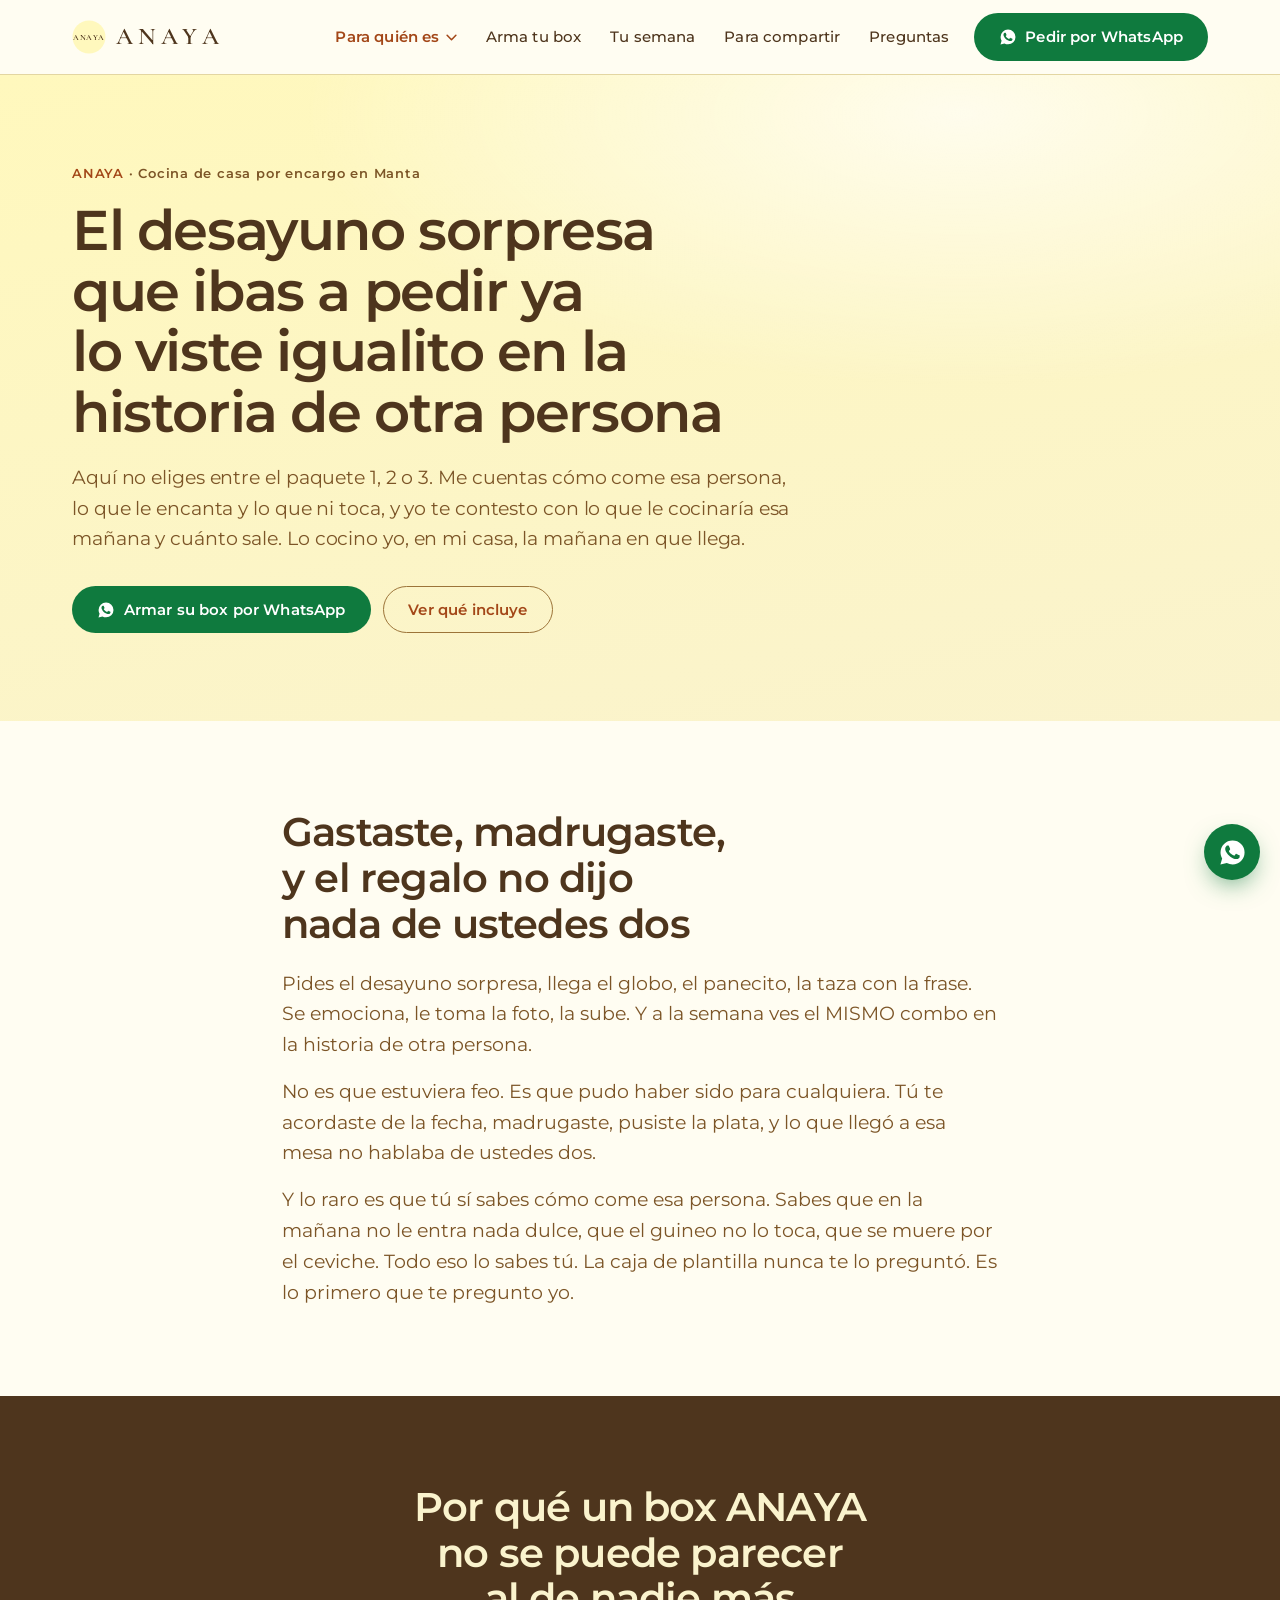
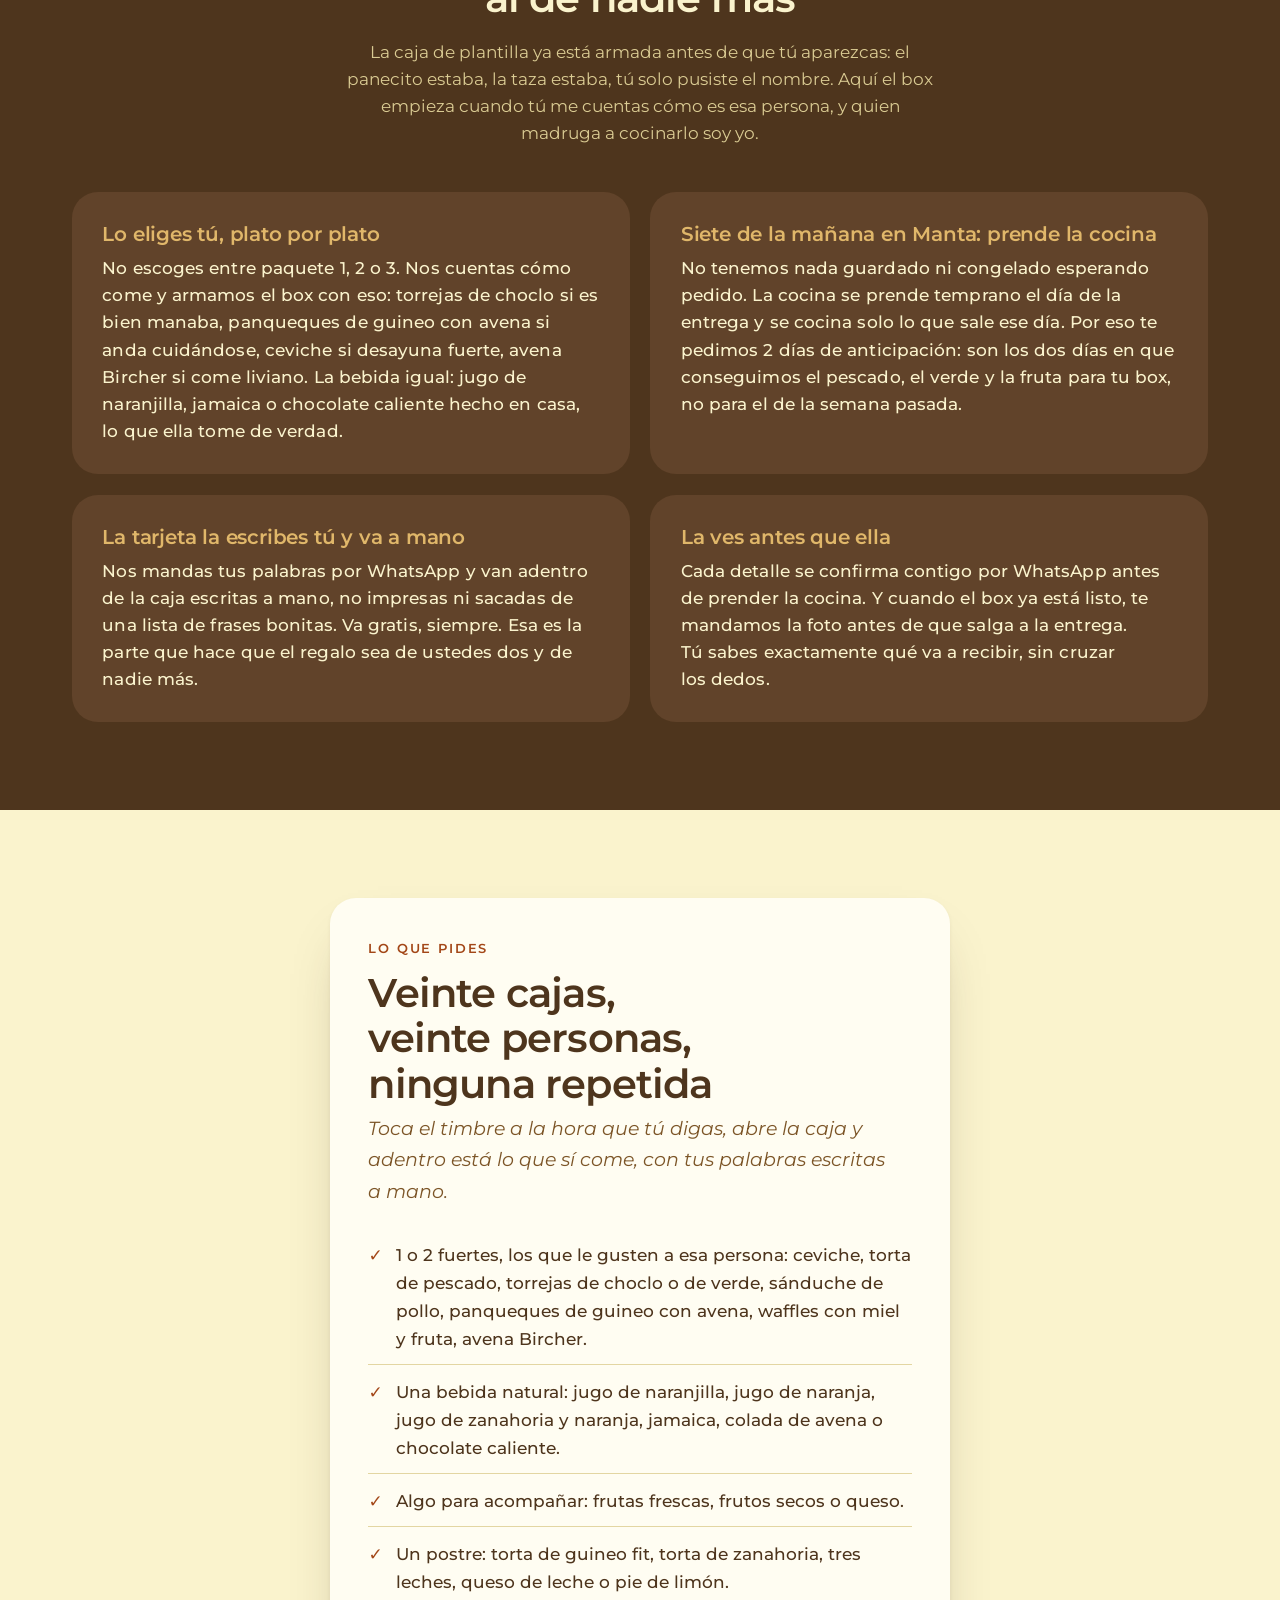
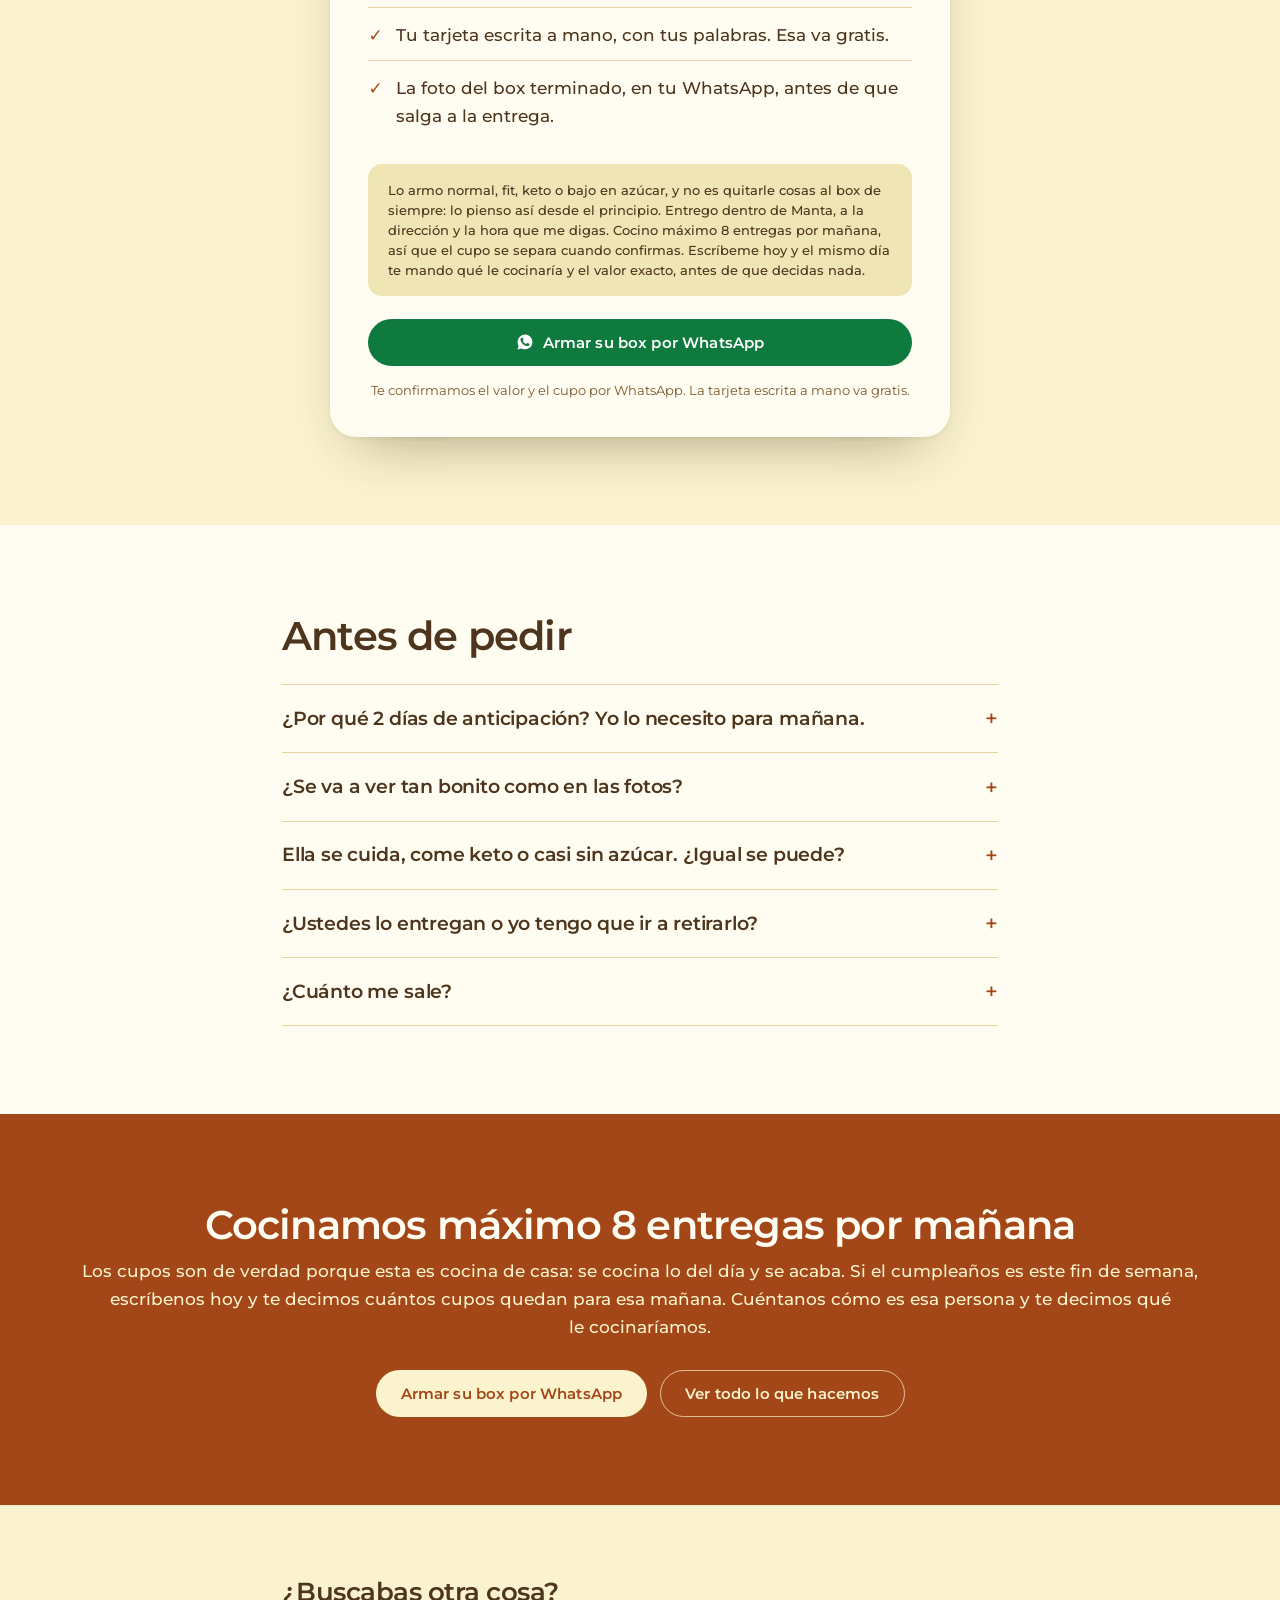
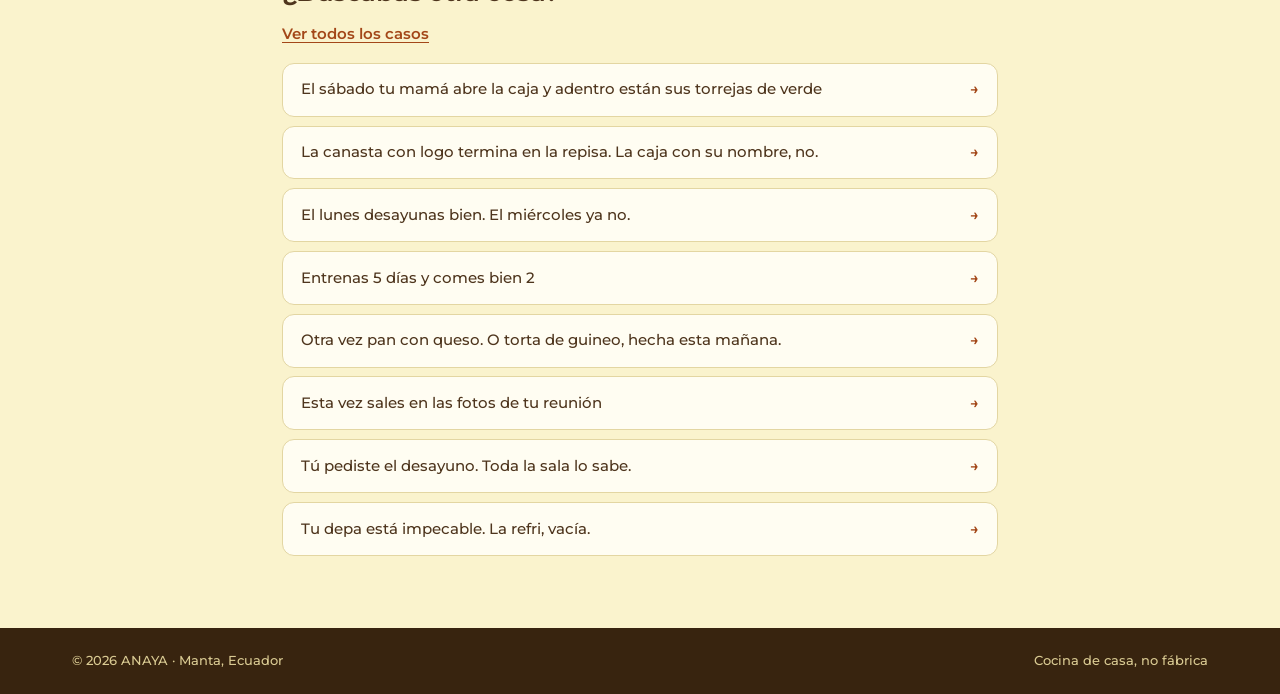
<file: para/regalo-sorpresa/index.html>
<!DOCTYPE html>
<html lang="es-EC">
<head>
<meta charset="utf-8" />
<meta name="viewport" content="width=device-width, initial-scale=1, viewport-fit=cover" />
<title>Desayuno Sorpresa Manta — ANAYA, armado como come esa persona</title>
<meta name="description" content="El desayuno sorpresa que no viene de plantilla. Tú eliges plato por plato, se cocina la misma mañana y va con tarjeta escrita a mano. Pide por WhatsApp." />
<meta name="theme-color" content="#4E351D" />
<link rel="canonical" href="https://zeus-manuel.github.io/anaya/para/regalo-sorpresa/" />

<meta property="og:type" content="website" />
<meta property="og:site_name" content="ANAYA" />
<meta property="og:locale" content="es_EC" />
<meta property="og:url" content="https://zeus-manuel.github.io/anaya/para/regalo-sorpresa/" />
<meta property="og:title" content="Desayuno Sorpresa Manta — ANAYA, armado como come esa persona" />
<meta property="og:description" content="El desayuno sorpresa que no viene de plantilla. Tú eliges plato por plato, se cocina la misma mañana y va con tarjeta escrita a mano. Pide por WhatsApp." />
<meta property="og:image" content="https://zeus-manuel.github.io/anaya/assets/og-image.png" />
<meta property="og:image:width" content="1200" />
<meta property="og:image:height" content="630" />
<meta name="twitter:card" content="summary_large_image" />

<link rel="icon" href="../../assets/favicon.svg" type="image/svg+xml" />
<link rel="preconnect" href="https://fonts.googleapis.com" />
<link rel="preconnect" href="https://fonts.gstatic.com" crossorigin />
<link rel="stylesheet" href="https://fonts.googleapis.com/css2?family=Cormorant+Garamond:wght@600&family=Montserrat:ital,wght@0,400;0,500;0,600;1,400&display=swap" />
<link rel="stylesheet" href="../../assets/styles.css?v=a7b9d574" />
<link rel="stylesheet" href="../../assets/icp.css?v=a7b9d574" />
<script src="../../assets/nav.js?v=a7b9d574" defer></script>

<script type="application/ld+json">{"@context": "https://schema.org", "@type": "FAQPage", "mainEntity": [{"@type": "Question", "name": "¿Por qué 2 días de anticipación? Yo lo necesito para mañana.", "acceptedAnswer": {"@type": "Answer", "text": "Porque no tengo nada hecho esperando comprador. En esos 2 días compro el pescado, el verde y la fruta de tu box, y lo cocino la mañana misma de la entrega. Si te lo pudiera dar de un día para otro, sería porque ya estaba guardado desde antes, y ahí se acaba la gracia. Igual escríbeme: si tu fecha está encima te digo enseguida si queda cupo."}}, {"@type": "Question", "name": "¿Se va a ver tan bonito como en las fotos?", "acceptedAnswer": {"@type": "Answer", "text": "Antes de que el box salga de la cocina te mando la foto por WhatsApp. Lo ves tú primero. Si algo no te cuadra, todavía estamos a tiempo de moverlo."}}, {"@type": "Question", "name": "Ella se cuida, come keto o casi sin azúcar. ¿Igual se puede?", "acceptedAnswer": {"@type": "Answer", "text": "Sí, y no es sacarle cosas al box normal. El fuerte, la bebida y el postre se eligen desde el principio pensando en cómo come ella. De esta cocina ya salen boxes normales, fit, keto y bajos en azúcar."}}, {"@type": "Question", "name": "¿Ustedes lo entregan o yo tengo que ir a retirarlo?", "acceptedAnswer": {"@type": "Answer", "text": "Te lo llevo yo dentro de Manta, a la hora y la dirección que me digas. Tú decides si quieres estar ahí para verle la cara, o si prefieres que llegue solo y que la tarjeta hable por ti."}}, {"@type": "Question", "name": "¿Cuánto me sale?", "acceptedAnswer": {"@type": "Answer", "text": "Escríbeme hoy y el mismo día te mando el box ya armado con el valor exacto, antes de que decidas nada. Cambia según si va un fuerte o dos, qué bebida y qué postre, y no hay sorpresas después. Lo único que nunca se cobra aparte es la tarjeta escrita a mano."}}]}</script>
<script type="application/ld+json">{"@context": "https://schema.org", "@type": "BreadcrumbList", "itemListElement": [{"@type": "ListItem", "position": 1, "name": "ANAYA", "item": "https://zeus-manuel.github.io/anaya/"}, {"@type": "ListItem", "position": 2, "name": "El desayuno sorpresa que ibas a pedir ya lo viste igualito en la historia de otra persona", "item": "https://zeus-manuel.github.io/anaya/para/regalo-sorpresa/"}]}</script>
</head>

<body class="icp">
<a class="skip" href="#oferta">Ir directo al pedido</a>

<header class="nav">
  <div class="wrap nav__in">
    <a class="brand" href="../../" aria-label="ANAYA — inicio">
      <span class="brand__mark" aria-hidden="true">
        <svg viewBox="0 0 64 64" width="34" height="34"><circle cx="32" cy="32" r="31" fill="#FFF8BD"/><text x="32" y="38" text-anchor="middle" font-family="Cormorant Garamond, serif" font-size="15" font-weight="600" letter-spacing="1.2" fill="#4E351D">ANAYA</text></svg>
      </span>
      <span class="brand__word">ANAYA</span>
    </a>
    <nav class="nav__links" aria-label="Principal">
      <div class="nav__item nav__item--sub">
        <button class="nav__toggle" aria-expanded="false" aria-controls="submenu">Para quién es <svg class="nav__chev" width="11" height="7" viewBox="0 0 12 8" aria-hidden="true"><path d="M1 1.5 6 6.5l5-5" fill="none" stroke="currentColor" stroke-width="1.8" stroke-linecap="round" stroke-linejoin="round"/></svg></button>
        <div class="subnav" id="submenu" hidden>
          <div class="subnav__in">
            <div class="subnav__col">
              <h3>Para regalar</h3>
              <ul>
              <li><a href="../regalo-sorpresa/">Sorprender a mi pareja o a mi mejor amiga</a></li>
              <li><a href="../desde-el-exterior/">Vivo fuera y mi familia está en Manta</a></li>
              <li><a href="../regalos-para-tu-equipo/">Regalarle a mi equipo o a mis clientes</a></li>
              </ul>
            </div>
            <div class="subnav__col">
              <h3>Para tu semana</h3>
              <ul>
              <li><a href="../semana-sin-cocinar/">Salgo temprano y llego tarde</a></li>
              <li><a href="../comida-fit/">Entreno y quiero comer acorde</a></li>
              <li><a href="../baja-en-azucar/">Cuido el azúcar o como keto</a></li>
              </ul>
            </div>
            <div class="subnav__col">
              <h3>Para compartir</h3>
              <ul>
              <li><a href="../bandeja-familiar/">Tengo reunión en casa</a></li>
              <li><a href="../desayuno-de-oficina/">Me toca el desayuno de la reunión</a></li>
              <li><a href="../huespedes-airbnb/">Recibo huéspedes</a></li>
              </ul>
            </div>
          </div>
          <a class="subnav__all" href="../">Ver todos los casos →</a>
        </div>
      </div>
      <a href="../../#sorpresa">Arma tu box</a>
      <a href="../../#semana">Tu semana</a>
      <a href="../../#compartir">Para compartir</a>
      <a href="../../#faq">Preguntas</a>
    </nav>
    <a class="btn btn--wa nav__cta" href="https://wa.me/593963181898?text=Hola%20ANAYA%2C%20quiero%20armar%20un%20Box%20Sorpresa%20a%20Tu%20Medida%20para%20el%20___.%20Es%20para%20___%20y%20as%C3%AD%20es%20como%20come%3A%20___.%20%C2%BFQueda%20cupo%20para%20esa%20ma%C3%B1ana%3F" target="_blank" rel="noopener">
      <svg class="ico-wa" width="18" height="18" viewBox="0 0 24 24" aria-hidden="true"><path d="M12.04 2A9.9 9.9 0 0 0 2.1 11.9c0 1.75.46 3.46 1.34 4.97L2 22l5.28-1.38a9.9 9.9 0 0 0 4.76 1.21h.01a9.9 9.9 0 0 0 9.94-9.9A9.9 9.9 0 0 0 12.04 2Zm5.8 14.06c-.25.69-1.45 1.32-2 1.36-.51.04-1.16.06-1.87-.12a16.9 16.9 0 0 1-1.7-.63c-2.99-1.29-4.94-4.3-5.09-4.5-.15-.2-1.22-1.62-1.22-3.1 0-1.47.77-2.2 1.05-2.5.27-.3.6-.37.8-.37h.57c.19 0 .43-.03.67.51.25.6.85 2.07.92 2.22.08.15.13.33.03.53-.1.2-.15.32-.3.5s-.31.39-.44.53c-.15.15-.3.31-.13.6.17.3.76 1.25 1.63 2.03 1.12 1 2.06 1.3 2.36 1.45.3.15.47.13.64-.08.17-.2.73-.85.93-1.15.2-.3.39-.25.66-.15.27.1 1.72.81 2.02.96.3.15.5.22.57.35.07.13.07.74-.18 1.43Z"/></svg>Pedir por WhatsApp</a>
    <button class="burger" aria-expanded="false" aria-controls="mnav" aria-label="Abrir menú"><span></span><span></span><span></span></button>
  </div>
  <nav class="mnav" id="mnav" aria-label="Menú del celular" hidden>
    <button class="mnav__acc" id="mnavAcc" aria-expanded="false" aria-controls="mnavPanel">
      <span>Para quién es</span>
      <svg class="mnav__chev" width="13" height="9" viewBox="0 0 12 8" aria-hidden="true"><path d="M1 1.5 6 6.5l5-5" fill="none" stroke="currentColor" stroke-width="1.8" stroke-linecap="round" stroke-linejoin="round"/></svg>
    </button>
    <div class="mnav__panel" id="mnavPanel" hidden>
        <p class="mnav__group">Para regalar</p>
        <a class="mnav__sub" href="../regalo-sorpresa/">Sorprender a mi pareja o a mi mejor amiga</a>
        <a class="mnav__sub" href="../desde-el-exterior/">Vivo fuera y mi familia está en Manta</a>
        <a class="mnav__sub" href="../regalos-para-tu-equipo/">Regalarle a mi equipo o a mis clientes</a>
        <p class="mnav__group">Para tu semana</p>
        <a class="mnav__sub" href="../semana-sin-cocinar/">Salgo temprano y llego tarde</a>
        <a class="mnav__sub" href="../comida-fit/">Entreno y quiero comer acorde</a>
        <a class="mnav__sub" href="../baja-en-azucar/">Cuido el azúcar o como keto</a>
        <p class="mnav__group">Para compartir</p>
        <a class="mnav__sub" href="../bandeja-familiar/">Tengo reunión en casa</a>
        <a class="mnav__sub" href="../desayuno-de-oficina/">Me toca el desayuno de la reunión</a>
        <a class="mnav__sub" href="../huespedes-airbnb/">Recibo huéspedes</a>
        <a class="mnav__sub mnav__all" href="../">Ver todos los casos →</a>
    </div>
    <a href="../../#sorpresa">Arma tu box</a>
    <a href="../../#semana">Tu semana</a>
    <a href="../../#compartir">Para compartir</a>
    <a href="../../#faq">Preguntas</a>
    <a class="mnav__wa" href="https://wa.me/593963181898?text=Hola%20ANAYA%2C%20quiero%20armar%20un%20Box%20Sorpresa%20a%20Tu%20Medida%20para%20el%20___.%20Es%20para%20___%20y%20as%C3%AD%20es%20como%20come%3A%20___.%20%C2%BFQueda%20cupo%20para%20esa%20ma%C3%B1ana%3F" target="_blank" rel="noopener">Pedir por WhatsApp</a>
  </nav>
</header>

<main>

<section class="icp-hero">
  <div class="wrap">
    <p class="icp-crumb"><a href="../../">ANAYA</a> · Cocina de casa por encargo en Manta</p>
    <h1>El desayuno sorpresa que ibas a pedir ya lo viste igualito en la historia de otra persona</h1>
    <p class="lead">Aquí no eliges entre el paquete 1, 2 o 3. Me cuentas cómo come esa persona, lo que le encanta y lo que ni toca, y yo te contesto con lo que le cocinaría esa mañana y cuánto sale. Lo cocino yo, en mi casa, la mañana en que llega.</p>
    <div class="icp-hero__cta">
      <a class="btn btn--wa" href="https://wa.me/593963181898?text=Hola%20ANAYA%2C%20quiero%20un%20Box%20Sorpresa%20a%20Tu%20Medida.%20Es%20para%20___%20y%20se%20lo%20quiero%20entregar%20el%20___%20a%20las%20___%20en%20___%2C%20Manta.%20Come%20as%C3%AD%3A%20___.%20No%20le%20gusta%20___.%20En%20la%20tarjeta%20escrita%20a%20mano%20quiero%20que%20diga%3A%20___." target="_blank" rel="noopener">
        <svg class="ico-wa" width="18" height="18" viewBox="0 0 24 24" aria-hidden="true"><path d="M12.04 2A9.9 9.9 0 0 0 2.1 11.9c0 1.75.46 3.46 1.34 4.97L2 22l5.28-1.38a9.9 9.9 0 0 0 4.76 1.21h.01a9.9 9.9 0 0 0 9.94-9.9A9.9 9.9 0 0 0 12.04 2Zm5.8 14.06c-.25.69-1.45 1.32-2 1.36-.51.04-1.16.06-1.87-.12a16.9 16.9 0 0 1-1.7-.63c-2.99-1.29-4.94-4.3-5.09-4.5-.15-.2-1.22-1.62-1.22-3.1 0-1.47.77-2.2 1.05-2.5.27-.3.6-.37.8-.37h.57c.19 0 .43-.03.67.51.25.6.85 2.07.92 2.22.08.15.13.33.03.53-.1.2-.15.32-.3.5s-.31.39-.44.53c-.15.15-.3.31-.13.6.17.3.76 1.25 1.63 2.03 1.12 1 2.06 1.3 2.36 1.45.3.15.47.13.64-.08.17-.2.73-.85.93-1.15.2-.3.39-.25.66-.15.27.1 1.72.81 2.02.96.3.15.5.22.57.35.07.13.07.74-.18 1.43Z"/></svg>Armar su box por WhatsApp</a>
      <a class="btn btn--ghost" href="#oferta">Ver qué incluye</a>
    </div>
  </div>
</section>

<section class="icp-dolor">
  <div class="wrap icp-narrow">
    <h2>Gastaste, madrugaste, y el regalo no dijo nada de ustedes dos</h2>
        <p>Pides el desayuno sorpresa, llega el globo, el panecito, la taza con la frase. Se emociona, le toma la foto, la sube. Y a la semana ves el MISMO combo en la historia de otra persona.</p>
        <p>No es que estuviera feo. Es que pudo haber sido para cualquiera. Tú te acordaste de la fecha, madrugaste, pusiste la plata, y lo que llegó a esa mesa no hablaba de ustedes dos.</p>
        <p>Y lo raro es que tú sí sabes cómo come esa persona. Sabes que en la mañana no le entra nada dulce, que el guineo no lo toca, que se muere por el ceviche. Todo eso lo sabes tú. La caja de plantilla nunca te lo preguntó. Es lo primero que te pregunto yo.</p>
  </div>
</section>

<section class="icp-mec">
  <div class="wrap">
    <header class="sec-head sec-head--center sec-head--light">
      <h2>Por qué un box ANAYA no se puede parecer al de nadie más</h2>
      <p class="sec-sub">La caja de plantilla ya está armada antes de que tú aparezcas: el panecito estaba, la taza estaba, tú solo pusiste el nombre. Aquí el box empieza cuando tú me cuentas cómo es esa persona, y quien madruga a cocinarlo soy yo.</p>
    </header>
    <div class="mec__grid">
        <article class="mec__item">
          <h3>Lo eliges tú, plato por plato</h3>
          <p>No escoges entre paquete 1, 2 o 3. Nos cuentas cómo come y armamos el box con eso: torrejas de choclo si es bien manaba, panqueques de guineo con avena si anda cuidándose, ceviche si desayuna fuerte, avena Bircher si come liviano. La bebida igual: jugo de naranjilla, jamaica o chocolate caliente hecho en casa, lo que ella tome de verdad.</p>
        </article>
        <article class="mec__item">
          <h3>Siete de la mañana en Manta: prende la cocina</h3>
          <p>No tenemos nada guardado ni congelado esperando pedido. La cocina se prende temprano el día de la entrega y se cocina solo lo que sale ese día. Por eso te pedimos 2 días de anticipación: son los dos días en que conseguimos el pescado, el verde y la fruta para tu box, no para el de la semana pasada.</p>
        </article>
        <article class="mec__item">
          <h3>La tarjeta la escribes tú y va a mano</h3>
          <p>Nos mandas tus palabras por WhatsApp y van adentro de la caja escritas a mano, no impresas ni sacadas de una lista de frases bonitas. Va gratis, siempre. Esa es la parte que hace que el regalo sea de ustedes dos y de nadie más.</p>
        </article>
        <article class="mec__item">
          <h3>La ves antes que ella</h3>
          <p>Cada detalle se confirma contigo por WhatsApp antes de prender la cocina. Y cuando el box ya está listo, te mandamos la foto antes de que salga a la entrega. Tú sabes exactamente qué va a recibir, sin cruzar los dedos.</p>
        </article>
    </div>
  </div>
</section>

<section class="icp-oferta" id="oferta">
  <div class="wrap icp-oferta__in">
    <div class="icp-oferta__card">
      <p class="eyebrow">Lo que pides</p>
      <h2>Veinte cajas, veinte personas, ninguna repetida</h2>
      <p class="icp-tagline">Toca el timbre a la hora que tú digas, abre la caja y adentro está lo que sí come, con tus palabras escritas a mano.</p>
      <ul class="icp-incluye">
          <li>1 o 2 fuertes, los que le gusten a esa persona: ceviche, torta de pescado, torrejas de choclo o de verde, sánduche de pollo, panqueques de guineo con avena, waffles con miel y fruta, avena Bircher.</li>
          <li>Una bebida natural: jugo de naranjilla, jugo de naranja, jugo de zanahoria y naranja, jamaica, colada de avena o chocolate caliente.</li>
          <li>Algo para acompañar: frutas frescas, frutos secos o queso.</li>
          <li>Un postre: torta de guineo fit, torta de zanahoria, tres leches, queso de leche o pie de limón.</li>
          <li>Tu tarjeta escrita a mano, con tus palabras. Esa va gratis.</li>
          <li>La foto del box terminado, en tu WhatsApp, antes de que salga a la entrega.</li>
      </ul>
      <p class="icp-nota">Lo armo normal, fit, keto o bajo en azúcar, y no es quitarle cosas al box de siempre: lo pienso así desde el principio. Entrego dentro de Manta, a la dirección y la hora que me digas. Cocino máximo 8 entregas por mañana, así que el cupo se separa cuando confirmas. Escríbeme hoy y el mismo día te mando qué le cocinaría y el valor exacto, antes de que decidas nada.</p>
      <a class="btn btn--wa btn--block" href="https://wa.me/593963181898?text=Hola%20ANAYA%2C%20quiero%20un%20Box%20Sorpresa%20a%20Tu%20Medida.%20Es%20para%20___%20y%20se%20lo%20quiero%20entregar%20el%20___%20a%20las%20___%20en%20___%2C%20Manta.%20Come%20as%C3%AD%3A%20___.%20No%20le%20gusta%20___.%20En%20la%20tarjeta%20escrita%20a%20mano%20quiero%20que%20diga%3A%20___." target="_blank" rel="noopener">
        <svg class="ico-wa" width="18" height="18" viewBox="0 0 24 24" aria-hidden="true"><path d="M12.04 2A9.9 9.9 0 0 0 2.1 11.9c0 1.75.46 3.46 1.34 4.97L2 22l5.28-1.38a9.9 9.9 0 0 0 4.76 1.21h.01a9.9 9.9 0 0 0 9.94-9.9A9.9 9.9 0 0 0 12.04 2Zm5.8 14.06c-.25.69-1.45 1.32-2 1.36-.51.04-1.16.06-1.87-.12a16.9 16.9 0 0 1-1.7-.63c-2.99-1.29-4.94-4.3-5.09-4.5-.15-.2-1.22-1.62-1.22-3.1 0-1.47.77-2.2 1.05-2.5.27-.3.6-.37.8-.37h.57c.19 0 .43-.03.67.51.25.6.85 2.07.92 2.22.08.15.13.33.03.53-.1.2-.15.32-.3.5s-.31.39-.44.53c-.15.15-.3.31-.13.6.17.3.76 1.25 1.63 2.03 1.12 1 2.06 1.3 2.36 1.45.3.15.47.13.64-.08.17-.2.73-.85.93-1.15.2-.3.39-.25.66-.15.27.1 1.72.81 2.02.96.3.15.5.22.57.35.07.13.07.74-.18 1.43Z"/></svg>Armar su box por WhatsApp</a>
      <p class="icp-mini">Te confirmamos el valor y el cupo por WhatsApp. La tarjeta escrita a mano va gratis.</p>
    </div>
  </div>
</section>

<section class="icp-faq">
  <div class="wrap icp-narrow">
    <h2>Antes de pedir</h2>
    <div class="acc">
      <details>
        <summary>¿Por qué 2 días de anticipación? Yo lo necesito para mañana.</summary>
        <p>Porque no tengo nada hecho esperando comprador. En esos 2 días compro el pescado, el verde y la fruta de tu box, y lo cocino la mañana misma de la entrega. Si te lo pudiera dar de un día para otro, sería porque ya estaba guardado desde antes, y ahí se acaba la gracia. Igual escríbeme: si tu fecha está encima te digo enseguida si queda cupo.</p>
      </details>
      <details>
        <summary>¿Se va a ver tan bonito como en las fotos?</summary>
        <p>Antes de que el box salga de la cocina te mando la foto por WhatsApp. Lo ves tú primero. Si algo no te cuadra, todavía estamos a tiempo de moverlo.</p>
      </details>
      <details>
        <summary>Ella se cuida, come keto o casi sin azúcar. ¿Igual se puede?</summary>
        <p>Sí, y no es sacarle cosas al box normal. El fuerte, la bebida y el postre se eligen desde el principio pensando en cómo come ella. De esta cocina ya salen boxes normales, fit, keto y bajos en azúcar.</p>
      </details>
      <details>
        <summary>¿Ustedes lo entregan o yo tengo que ir a retirarlo?</summary>
        <p>Te lo llevo yo dentro de Manta, a la hora y la dirección que me digas. Tú decides si quieres estar ahí para verle la cara, o si prefieres que llegue solo y que la tarjeta hable por ti.</p>
      </details>
      <details>
        <summary>¿Cuánto me sale?</summary>
        <p>Escríbeme hoy y el mismo día te mando el box ya armado con el valor exacto, antes de que decidas nada. Cambia según si va un fuerte o dos, qué bebida y qué postre, y no hay sorpresas después. Lo único que nunca se cobra aparte es la tarjeta escrita a mano.</p>
      </details>
    </div>
  </div>
</section>

<section class="final">
  <div class="wrap final__in">
    <h2>Cocinamos máximo 8 entregas por mañana</h2>
    <p>Los cupos son de verdad porque esta es cocina de casa: se cocina lo del día y se acaba. Si el cumpleaños es este fin de semana, escríbenos hoy y te decimos cuántos cupos quedan para esa mañana. Cuéntanos cómo es esa persona y te decimos qué le cocinaríamos.</p>
    <div class="final__cta">
      <a class="btn btn--cream" href="https://wa.me/593963181898?text=Hola%20ANAYA%2C%20quiero%20armar%20un%20Box%20Sorpresa%20a%20Tu%20Medida%20para%20el%20___.%20Es%20para%20___%20y%20as%C3%AD%20es%20como%20come%3A%20___.%20%C2%BFQueda%20cupo%20para%20esa%20ma%C3%B1ana%3F" target="_blank" rel="noopener">Armar su box por WhatsApp</a>
      <a class="btn btn--outline-cream" href="../../">Ver todo lo que hacemos</a>
    </div>
  </div>
</section>

<section class="icp-otras">
  <div class="wrap icp-narrow">
    <h2>¿Buscabas otra cosa?</h2>
    <p class="icp-otras__hub"><a href="../">Ver todos los casos</a></p>
    <ul class="icp-otras__list">
        <li><a href="../desde-el-exterior/">El sábado tu mamá abre la caja y adentro están sus torrejas de verde</a></li>
        <li><a href="../regalos-para-tu-equipo/">La canasta con logo termina en la repisa. La caja con su nombre, no.</a></li>
        <li><a href="../semana-sin-cocinar/">El lunes desayunas bien. El miércoles ya no.</a></li>
        <li><a href="../comida-fit/">Entrenas 5 días y comes bien 2</a></li>
        <li><a href="../baja-en-azucar/">Otra vez pan con queso. O torta de guineo, hecha esta mañana.</a></li>
        <li><a href="../bandeja-familiar/">Esta vez sales en las fotos de tu reunión</a></li>
        <li><a href="../desayuno-de-oficina/">Tú pediste el desayuno. Toda la sala lo sabe.</a></li>
        <li><a href="../huespedes-airbnb/">Tu depa está impecable. La refri, vacía.</a></li>
    </ul>
  </div>
</section>

</main>

<footer class="foot">
  <div class="wrap foot__bar">
    <p>© 2026 ANAYA · Manta, Ecuador</p>
    <p>Cocina de casa, no fábrica</p>
  </div>
</footer>

<a class="fab" href="https://wa.me/593963181898?text=Hola%20ANAYA%2C%20quiero%20armar%20un%20Box%20Sorpresa%20a%20Tu%20Medida%20para%20el%20___.%20Es%20para%20___%20y%20as%C3%AD%20es%20como%20come%3A%20___.%20%C2%BFQueda%20cupo%20para%20esa%20ma%C3%B1ana%3F" target="_blank" rel="noopener" aria-label="Escribir por WhatsApp">
  <svg width="29" height="29" viewBox="0 0 24 24" aria-hidden="true"><path d="M12.04 2A9.9 9.9 0 0 0 2.1 11.9c0 1.75.46 3.46 1.34 4.97L2 22l5.28-1.38a9.9 9.9 0 0 0 4.76 1.21h.01a9.9 9.9 0 0 0 9.94-9.9A9.9 9.9 0 0 0 12.04 2Zm5.8 14.06c-.25.69-1.45 1.32-2 1.36-.51.04-1.16.06-1.87-.12a16.9 16.9 0 0 1-1.7-.63c-2.99-1.29-4.94-4.3-5.09-4.5-.15-.2-1.22-1.62-1.22-3.1 0-1.47.77-2.2 1.05-2.5.27-.3.6-.37.8-.37h.57c.19 0 .43-.03.67.51.25.6.85 2.07.92 2.22.08.15.13.33.03.53-.1.2-.15.32-.3.5s-.31.39-.44.53c-.15.15-.3.31-.13.6.17.3.76 1.25 1.63 2.03 1.12 1 2.06 1.3 2.36 1.45.3.15.47.13.64-.08.17-.2.73-.85.93-1.15.2-.3.39-.25.66-.15.27.1 1.72.81 2.02.96.3.15.5.22.57.35.07.13.07.74-.18 1.43Z"/></svg>
</a>
</body>
</html>
</file>
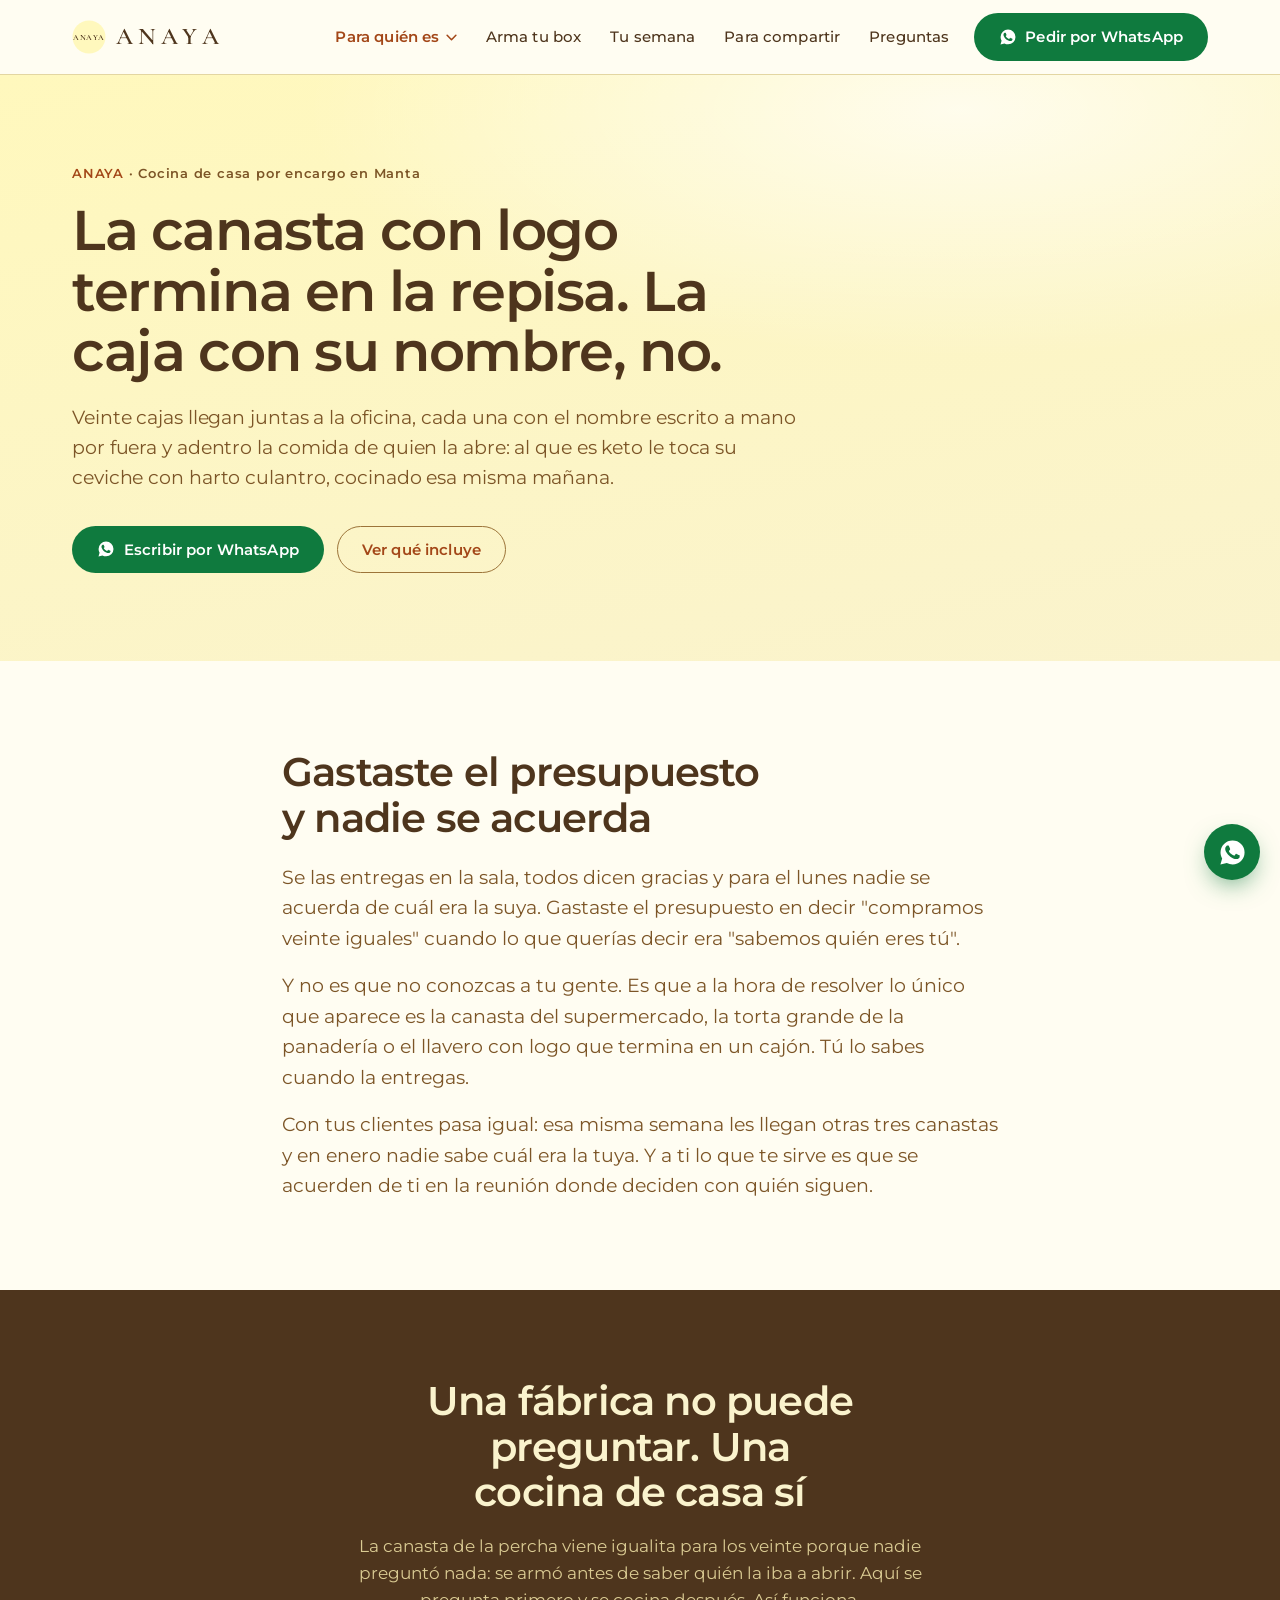
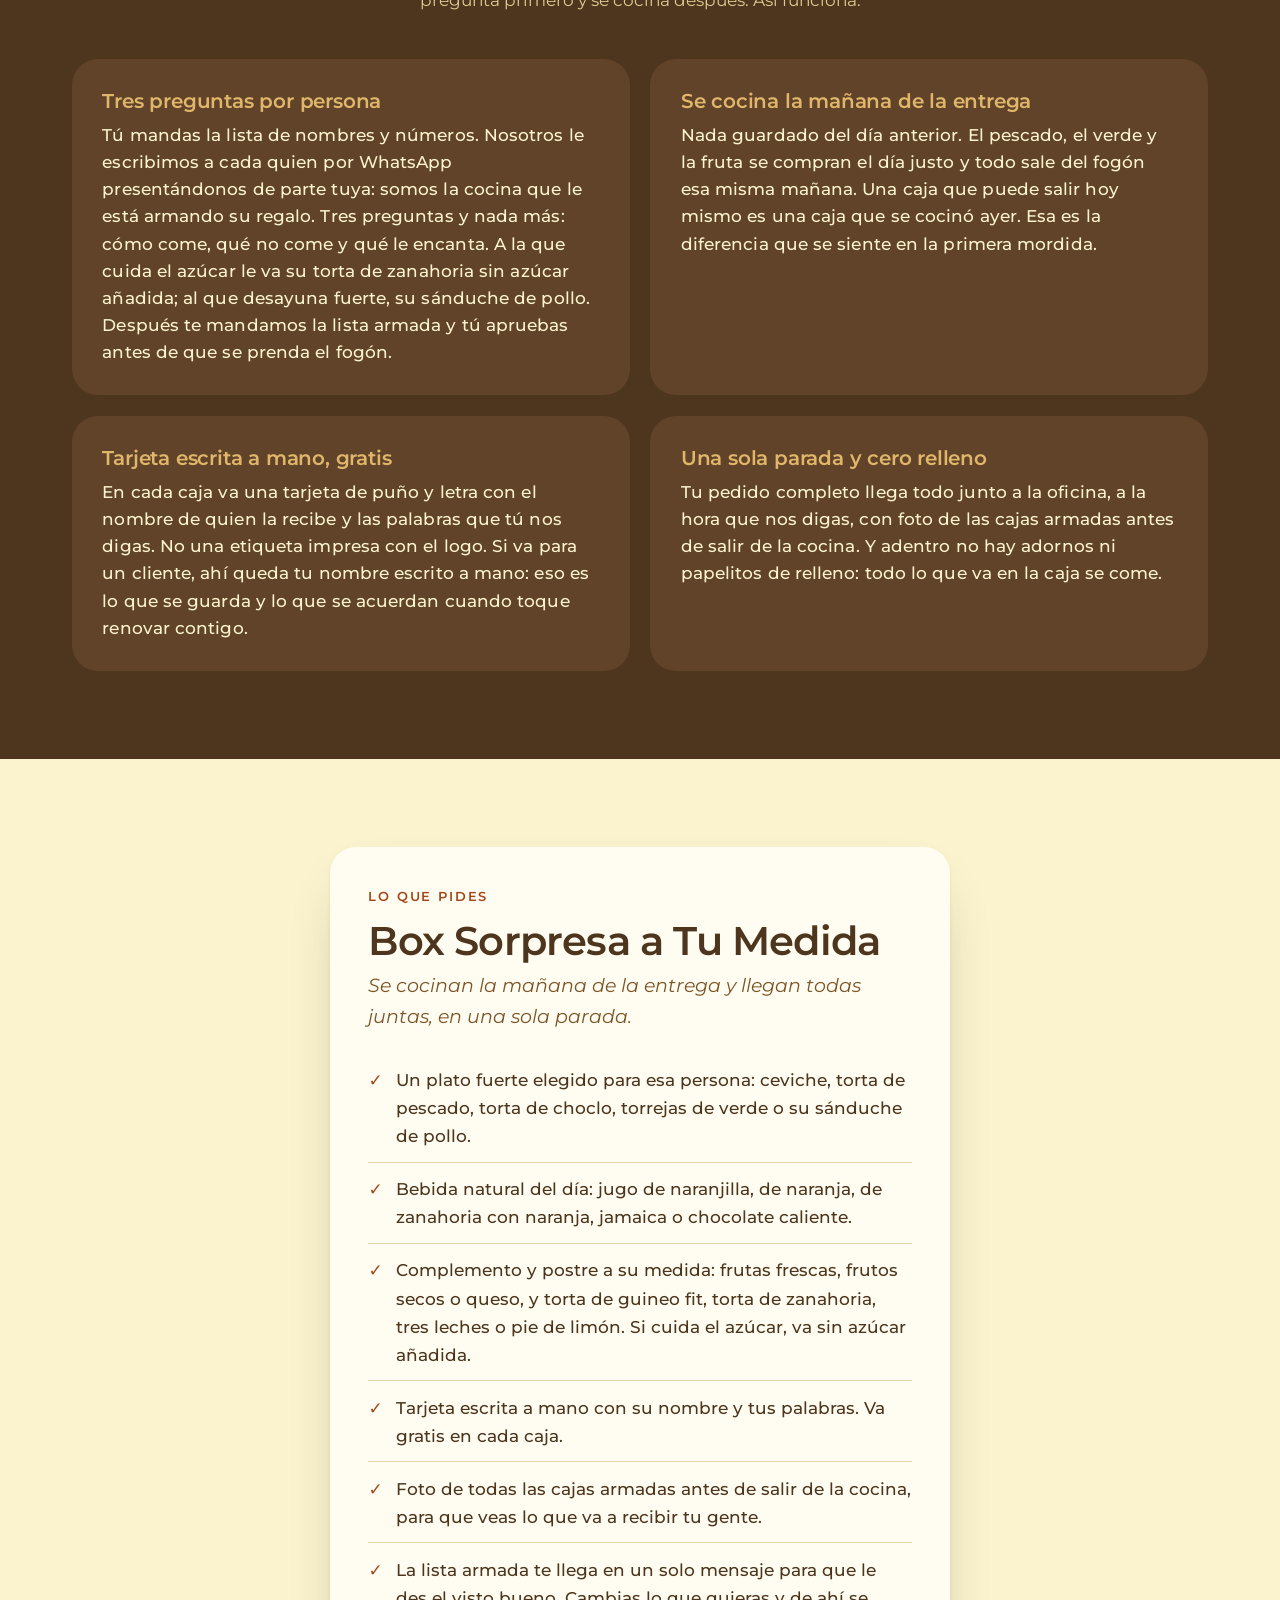
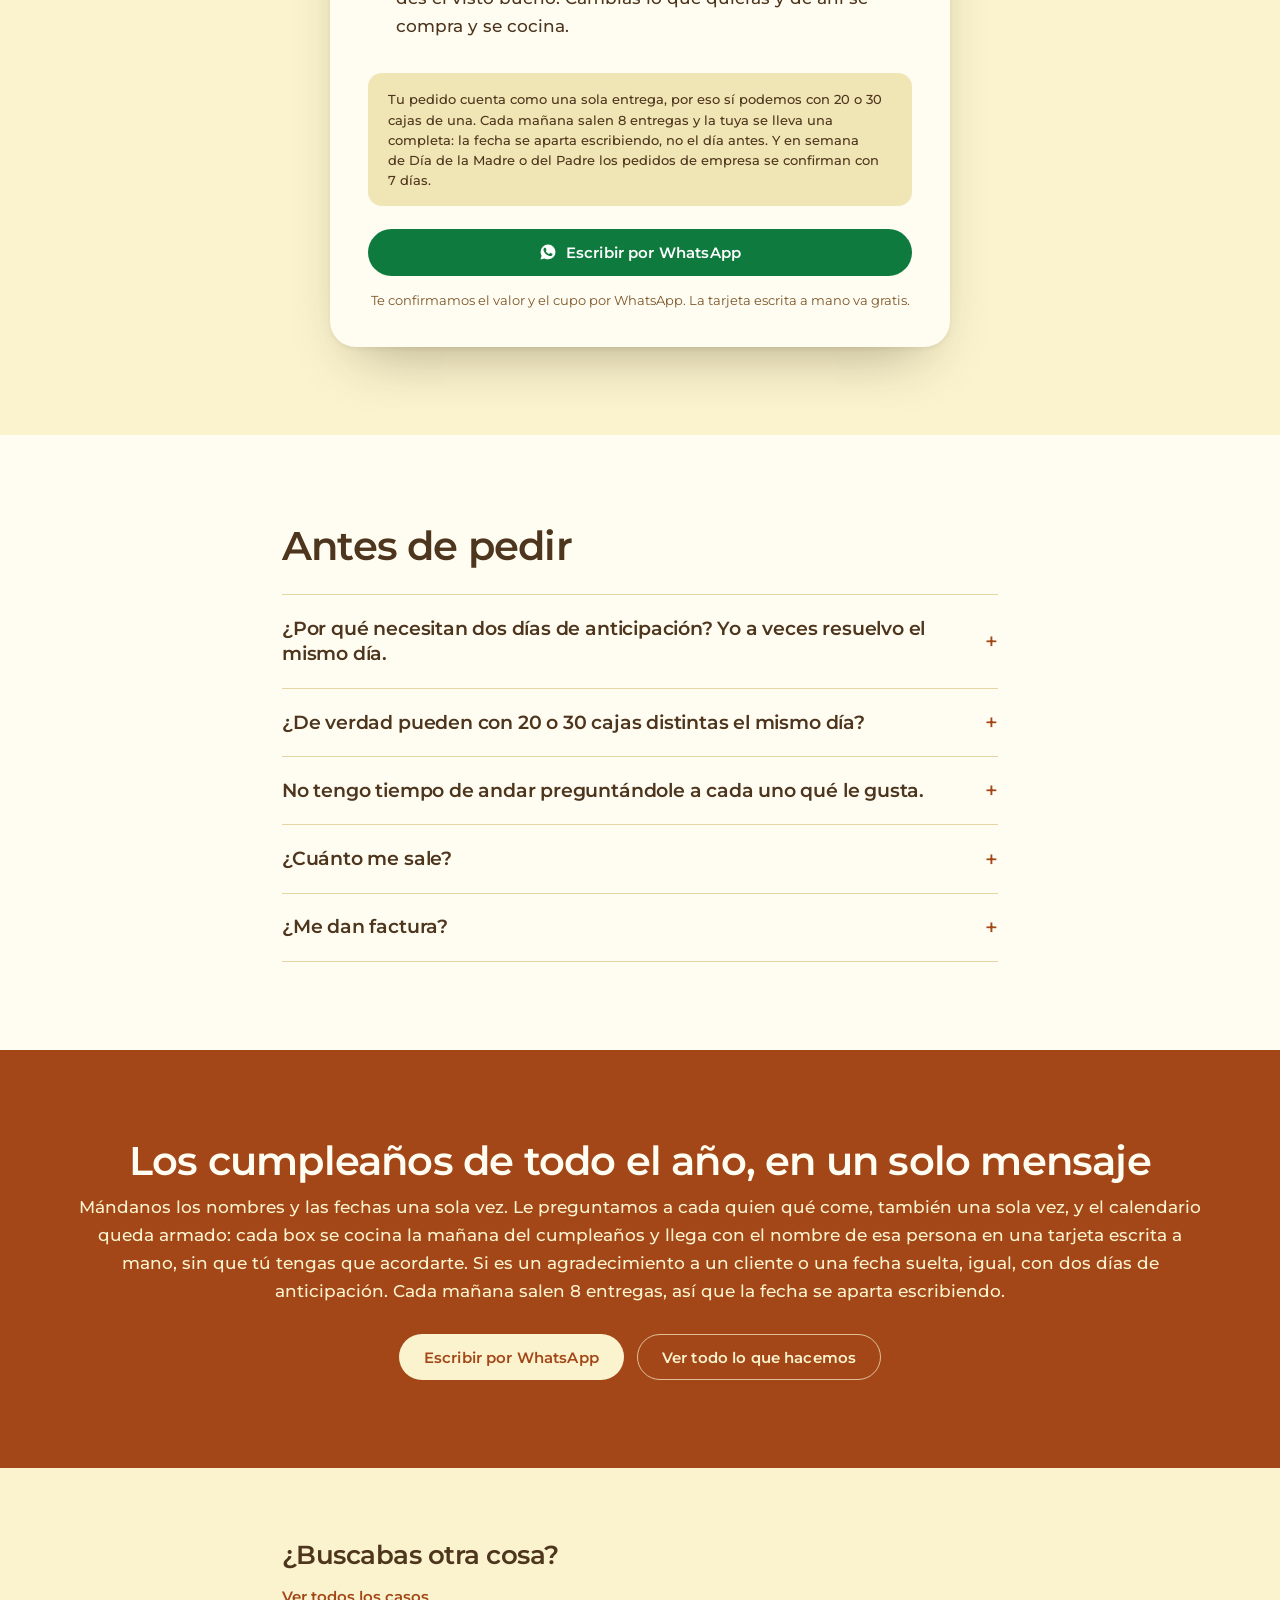
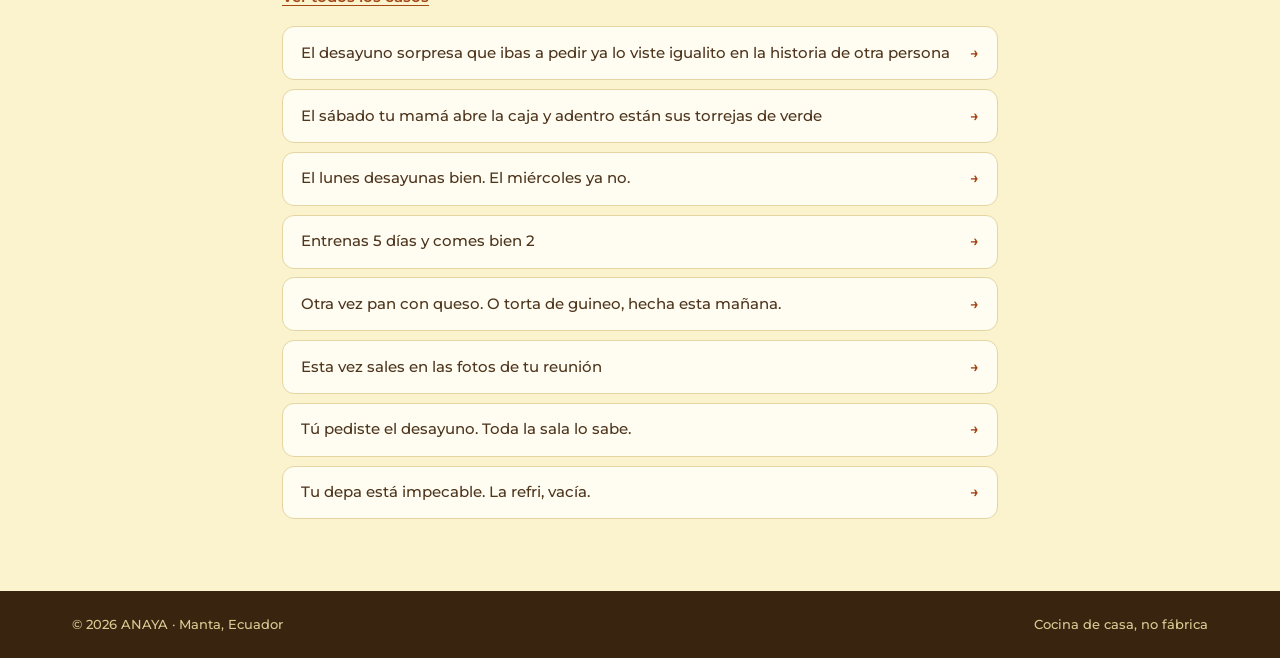
<file: para/regalos-para-tu-equipo/index.html>
<!DOCTYPE html>
<html lang="es-EC">
<head>
<meta charset="utf-8" />
<meta name="viewport" content="width=device-width, initial-scale=1, viewport-fit=cover" />
<title>Regalos para tu equipo y clientes en Manta — ANAYA</title>
<meta name="description" content="Cajas de comida de casa para regalar a tu equipo y a tus clientes en Manta. Cada una armada según cómo come esa persona, con tarjeta escrita a mano gratis." />
<meta name="theme-color" content="#4E351D" />
<link rel="canonical" href="https://zeus-manuel.github.io/anaya/para/regalos-para-tu-equipo/" />

<meta property="og:type" content="website" />
<meta property="og:site_name" content="ANAYA" />
<meta property="og:locale" content="es_EC" />
<meta property="og:url" content="https://zeus-manuel.github.io/anaya/para/regalos-para-tu-equipo/" />
<meta property="og:title" content="Regalos para tu equipo y clientes en Manta — ANAYA" />
<meta property="og:description" content="Cajas de comida de casa para regalar a tu equipo y a tus clientes en Manta. Cada una armada según cómo come esa persona, con tarjeta escrita a mano gratis." />
<meta property="og:image" content="https://zeus-manuel.github.io/anaya/assets/og-image.png" />
<meta property="og:image:width" content="1200" />
<meta property="og:image:height" content="630" />
<meta name="twitter:card" content="summary_large_image" />

<link rel="icon" href="../../assets/favicon.svg" type="image/svg+xml" />
<link rel="preconnect" href="https://fonts.googleapis.com" />
<link rel="preconnect" href="https://fonts.gstatic.com" crossorigin />
<link rel="stylesheet" href="https://fonts.googleapis.com/css2?family=Cormorant+Garamond:wght@600&family=Montserrat:ital,wght@0,400;0,500;0,600;1,400&display=swap" />
<link rel="stylesheet" href="../../assets/styles.css?v=a7b9d574" />
<link rel="stylesheet" href="../../assets/icp.css?v=a7b9d574" />
<script src="../../assets/nav.js?v=a7b9d574" defer></script>

<script type="application/ld+json">{"@context": "https://schema.org", "@type": "FAQPage", "mainEntity": [{"@type": "Question", "name": "¿Por qué necesitan dos días de anticipación? Yo a veces resuelvo el mismo día.", "acceptedAnswer": {"@type": "Answer", "text": "Porque no hay nada hecho de antes esperando comprador. Los dos días son para comprar el pescado, el verde y la fruta el día justo y cocinar tu pedido la mañana en que sale. Una caja que puede salir en dos horas es una caja que se cocinó ayer. Esos dos días son la prueba de que lo tuyo se hizo para ti. Ojo con una fecha: en semana de Día de la Madre o del Padre los pedidos de empresa se confirman con 7 días, porque esas mañanas la cocina es de los regalos."}}, {"@type": "Question", "name": "¿De verdad pueden con 20 o 30 cajas distintas el mismo día?", "acceptedAnswer": {"@type": "Answer", "text": "Sí, y no es magia: un pedido de oficina es una sola entrega dentro de las mañanas de la cocina, no veinte carreras por la ciudad. Las preguntas se hacen una vez por persona, tú apruebas la lista y de ahí nosotros nos encargamos. De esta cocina ya salen boxes normales, keto y bajos en azúcar todos los días. Preguntar cómo come cada quien es nuestro trabajo, no un favor."}}, {"@type": "Question", "name": "No tengo tiempo de andar preguntándole a cada uno qué le gusta.", "acceptedAnswer": {"@type": "Answer", "text": "Ni tienes que hacerlo. Tú mandas nombres y números, nosotros escribimos, y en un solo mensaje te llega la lista ya armada para que la apruebes. Tu trabajo son dos mensajes de WhatsApp: el de la lista y el del visto bueno."}}, {"@type": "Question", "name": "¿Cuánto me sale?", "acceptedAnswer": {"@type": "Answer", "text": "Dime cuántos son y cuánto quieres gastar por persona, y en la primera respuesta te digo si alcanza y qué te armo con eso. Desde 10 cajas baja el precio por caja. Se paga por transferencia y te queda el detalle del pedido por escrito antes de cocinar."}}, {"@type": "Question", "name": "¿Me dan factura?", "acceptedAnswer": {"@type": "Answer", "text": "Te lo digo de frente: por ahora no emitimos factura electrónica. ANAYA es una cocina de casa y estamos en eso. El pago es por transferencia y te enviamos el detalle escrito del pedido para tu control interno. Si tu compra necesita factura para justificarse, dínoslo y te avisamos apenas la tengamos, sin hacerte perder el tiempo."}}]}</script>
<script type="application/ld+json">{"@context": "https://schema.org", "@type": "BreadcrumbList", "itemListElement": [{"@type": "ListItem", "position": 1, "name": "ANAYA", "item": "https://zeus-manuel.github.io/anaya/"}, {"@type": "ListItem", "position": 2, "name": "La canasta con logo termina en la repisa. La caja con su nombre, no.", "item": "https://zeus-manuel.github.io/anaya/para/regalos-para-tu-equipo/"}]}</script>
</head>

<body class="icp">
<a class="skip" href="#oferta">Ir directo al pedido</a>

<header class="nav">
  <div class="wrap nav__in">
    <a class="brand" href="../../" aria-label="ANAYA — inicio">
      <span class="brand__mark" aria-hidden="true">
        <svg viewBox="0 0 64 64" width="34" height="34"><circle cx="32" cy="32" r="31" fill="#FFF8BD"/><text x="32" y="38" text-anchor="middle" font-family="Cormorant Garamond, serif" font-size="15" font-weight="600" letter-spacing="1.2" fill="#4E351D">ANAYA</text></svg>
      </span>
      <span class="brand__word">ANAYA</span>
    </a>
    <nav class="nav__links" aria-label="Principal">
      <div class="nav__item nav__item--sub">
        <button class="nav__toggle" aria-expanded="false" aria-controls="submenu">Para quién es <svg class="nav__chev" width="11" height="7" viewBox="0 0 12 8" aria-hidden="true"><path d="M1 1.5 6 6.5l5-5" fill="none" stroke="currentColor" stroke-width="1.8" stroke-linecap="round" stroke-linejoin="round"/></svg></button>
        <div class="subnav" id="submenu" hidden>
          <div class="subnav__in">
            <div class="subnav__col">
              <h3>Para regalar</h3>
              <ul>
              <li><a href="../regalo-sorpresa/">Sorprender a mi pareja o a mi mejor amiga</a></li>
              <li><a href="../desde-el-exterior/">Vivo fuera y mi familia está en Manta</a></li>
              <li><a href="../regalos-para-tu-equipo/">Regalarle a mi equipo o a mis clientes</a></li>
              </ul>
            </div>
            <div class="subnav__col">
              <h3>Para tu semana</h3>
              <ul>
              <li><a href="../semana-sin-cocinar/">Salgo temprano y llego tarde</a></li>
              <li><a href="../comida-fit/">Entreno y quiero comer acorde</a></li>
              <li><a href="../baja-en-azucar/">Cuido el azúcar o como keto</a></li>
              </ul>
            </div>
            <div class="subnav__col">
              <h3>Para compartir</h3>
              <ul>
              <li><a href="../bandeja-familiar/">Tengo reunión en casa</a></li>
              <li><a href="../desayuno-de-oficina/">Me toca el desayuno de la reunión</a></li>
              <li><a href="../huespedes-airbnb/">Recibo huéspedes</a></li>
              </ul>
            </div>
          </div>
          <a class="subnav__all" href="../">Ver todos los casos →</a>
        </div>
      </div>
      <a href="../../#sorpresa">Arma tu box</a>
      <a href="../../#semana">Tu semana</a>
      <a href="../../#compartir">Para compartir</a>
      <a href="../../#faq">Preguntas</a>
    </nav>
    <a class="btn btn--wa nav__cta" href="https://wa.me/593963181898?text=Hola%20ANAYA%2C%20quiero%20armar%20los%20regalos%20de%20mi%20oficina.%20Somos%20___%20personas%2C%20estamos%20en%20___%20y%20la%20ocasi%C3%B3n%20es%20___.%20Les%20paso%20la%20lista%20de%20nombres%20y%20fechas.%20Mi%20nombre%20es%20___.%20%C2%BFMe%20cuentan%20c%C3%B3mo%20seguimos%3F" target="_blank" rel="noopener">
      <svg class="ico-wa" width="18" height="18" viewBox="0 0 24 24" aria-hidden="true"><path d="M12.04 2A9.9 9.9 0 0 0 2.1 11.9c0 1.75.46 3.46 1.34 4.97L2 22l5.28-1.38a9.9 9.9 0 0 0 4.76 1.21h.01a9.9 9.9 0 0 0 9.94-9.9A9.9 9.9 0 0 0 12.04 2Zm5.8 14.06c-.25.69-1.45 1.32-2 1.36-.51.04-1.16.06-1.87-.12a16.9 16.9 0 0 1-1.7-.63c-2.99-1.29-4.94-4.3-5.09-4.5-.15-.2-1.22-1.62-1.22-3.1 0-1.47.77-2.2 1.05-2.5.27-.3.6-.37.8-.37h.57c.19 0 .43-.03.67.51.25.6.85 2.07.92 2.22.08.15.13.33.03.53-.1.2-.15.32-.3.5s-.31.39-.44.53c-.15.15-.3.31-.13.6.17.3.76 1.25 1.63 2.03 1.12 1 2.06 1.3 2.36 1.45.3.15.47.13.64-.08.17-.2.73-.85.93-1.15.2-.3.39-.25.66-.15.27.1 1.72.81 2.02.96.3.15.5.22.57.35.07.13.07.74-.18 1.43Z"/></svg>Pedir por WhatsApp</a>
    <button class="burger" aria-expanded="false" aria-controls="mnav" aria-label="Abrir menú"><span></span><span></span><span></span></button>
  </div>
  <nav class="mnav" id="mnav" aria-label="Menú del celular" hidden>
    <button class="mnav__acc" id="mnavAcc" aria-expanded="false" aria-controls="mnavPanel">
      <span>Para quién es</span>
      <svg class="mnav__chev" width="13" height="9" viewBox="0 0 12 8" aria-hidden="true"><path d="M1 1.5 6 6.5l5-5" fill="none" stroke="currentColor" stroke-width="1.8" stroke-linecap="round" stroke-linejoin="round"/></svg>
    </button>
    <div class="mnav__panel" id="mnavPanel" hidden>
        <p class="mnav__group">Para regalar</p>
        <a class="mnav__sub" href="../regalo-sorpresa/">Sorprender a mi pareja o a mi mejor amiga</a>
        <a class="mnav__sub" href="../desde-el-exterior/">Vivo fuera y mi familia está en Manta</a>
        <a class="mnav__sub" href="../regalos-para-tu-equipo/">Regalarle a mi equipo o a mis clientes</a>
        <p class="mnav__group">Para tu semana</p>
        <a class="mnav__sub" href="../semana-sin-cocinar/">Salgo temprano y llego tarde</a>
        <a class="mnav__sub" href="../comida-fit/">Entreno y quiero comer acorde</a>
        <a class="mnav__sub" href="../baja-en-azucar/">Cuido el azúcar o como keto</a>
        <p class="mnav__group">Para compartir</p>
        <a class="mnav__sub" href="../bandeja-familiar/">Tengo reunión en casa</a>
        <a class="mnav__sub" href="../desayuno-de-oficina/">Me toca el desayuno de la reunión</a>
        <a class="mnav__sub" href="../huespedes-airbnb/">Recibo huéspedes</a>
        <a class="mnav__sub mnav__all" href="../">Ver todos los casos →</a>
    </div>
    <a href="../../#sorpresa">Arma tu box</a>
    <a href="../../#semana">Tu semana</a>
    <a href="../../#compartir">Para compartir</a>
    <a href="../../#faq">Preguntas</a>
    <a class="mnav__wa" href="https://wa.me/593963181898?text=Hola%20ANAYA%2C%20quiero%20armar%20los%20regalos%20de%20mi%20oficina.%20Somos%20___%20personas%2C%20estamos%20en%20___%20y%20la%20ocasi%C3%B3n%20es%20___.%20Les%20paso%20la%20lista%20de%20nombres%20y%20fechas.%20Mi%20nombre%20es%20___.%20%C2%BFMe%20cuentan%20c%C3%B3mo%20seguimos%3F" target="_blank" rel="noopener">Pedir por WhatsApp</a>
  </nav>
</header>

<main>

<section class="icp-hero">
  <div class="wrap">
    <p class="icp-crumb"><a href="../../">ANAYA</a> · Cocina de casa por encargo en Manta</p>
    <h1>La canasta con logo termina en la repisa. La caja con su nombre, no.</h1>
    <p class="lead">Veinte cajas llegan juntas a la oficina, cada una con el nombre escrito a mano por fuera y adentro la comida de quien la abre: al que es keto le toca su ceviche con harto culantro, cocinado esa misma mañana.</p>
    <div class="icp-hero__cta">
      <a class="btn btn--wa" href="https://wa.me/593963181898?text=Hola%20ANAYA%2C%20quiero%20regalar%20boxes%20a%20mi%20gente.%20Somos%20___%20personas%2C%20la%20oficina%20es%20___%20y%20la%20entrega%20ser%C3%ADa%20el%20___%20a%20las%20___.%20Les%20mando%20la%20lista%20de%20nombres%20y%20n%C3%BAmeros%20para%20que%20les%20hagan%20las%20tres%20preguntas.%20%C2%BFMe%20confirman%20el%20valor%20por%20caja%3F" target="_blank" rel="noopener">
        <svg class="ico-wa" width="18" height="18" viewBox="0 0 24 24" aria-hidden="true"><path d="M12.04 2A9.9 9.9 0 0 0 2.1 11.9c0 1.75.46 3.46 1.34 4.97L2 22l5.28-1.38a9.9 9.9 0 0 0 4.76 1.21h.01a9.9 9.9 0 0 0 9.94-9.9A9.9 9.9 0 0 0 12.04 2Zm5.8 14.06c-.25.69-1.45 1.32-2 1.36-.51.04-1.16.06-1.87-.12a16.9 16.9 0 0 1-1.7-.63c-2.99-1.29-4.94-4.3-5.09-4.5-.15-.2-1.22-1.62-1.22-3.1 0-1.47.77-2.2 1.05-2.5.27-.3.6-.37.8-.37h.57c.19 0 .43-.03.67.51.25.6.85 2.07.92 2.22.08.15.13.33.03.53-.1.2-.15.32-.3.5s-.31.39-.44.53c-.15.15-.3.31-.13.6.17.3.76 1.25 1.63 2.03 1.12 1 2.06 1.3 2.36 1.45.3.15.47.13.64-.08.17-.2.73-.85.93-1.15.2-.3.39-.25.66-.15.27.1 1.72.81 2.02.96.3.15.5.22.57.35.07.13.07.74-.18 1.43Z"/></svg>Escribir por WhatsApp</a>
      <a class="btn btn--ghost" href="#oferta">Ver qué incluye</a>
    </div>
  </div>
</section>

<section class="icp-dolor">
  <div class="wrap icp-narrow">
    <h2>Gastaste el presupuesto y nadie se acuerda</h2>
        <p>Se las entregas en la sala, todos dicen gracias y para el lunes nadie se acuerda de cuál era la suya. Gastaste el presupuesto en decir &quot;compramos veinte iguales&quot; cuando lo que querías decir era &quot;sabemos quién eres tú&quot;.</p>
        <p>Y no es que no conozcas a tu gente. Es que a la hora de resolver lo único que aparece es la canasta del supermercado, la torta grande de la panadería o el llavero con logo que termina en un cajón. Tú lo sabes cuando la entregas.</p>
        <p>Con tus clientes pasa igual: esa misma semana les llegan otras tres canastas y en enero nadie sabe cuál era la tuya. Y a ti lo que te sirve es que se acuerden de ti en la reunión donde deciden con quién siguen.</p>
  </div>
</section>

<section class="icp-mec">
  <div class="wrap">
    <header class="sec-head sec-head--center sec-head--light">
      <h2>Una fábrica no puede preguntar. Una cocina de casa sí</h2>
      <p class="sec-sub">La canasta de la percha viene igualita para los veinte porque nadie preguntó nada: se armó antes de saber quién la iba a abrir. Aquí se pregunta primero y se cocina después. Así funciona.</p>
    </header>
    <div class="mec__grid">
        <article class="mec__item">
          <h3>Tres preguntas por persona</h3>
          <p>Tú mandas la lista de nombres y números. Nosotros le escribimos a cada quien por WhatsApp presentándonos de parte tuya: somos la cocina que le está armando su regalo. Tres preguntas y nada más: cómo come, qué no come y qué le encanta. A la que cuida el azúcar le va su torta de zanahoria sin azúcar añadida; al que desayuna fuerte, su sánduche de pollo. Después te mandamos la lista armada y tú apruebas antes de que se prenda el fogón.</p>
        </article>
        <article class="mec__item">
          <h3>Se cocina la mañana de la entrega</h3>
          <p>Nada guardado del día anterior. El pescado, el verde y la fruta se compran el día justo y todo sale del fogón esa misma mañana. Una caja que puede salir hoy mismo es una caja que se cocinó ayer. Esa es la diferencia que se siente en la primera mordida.</p>
        </article>
        <article class="mec__item">
          <h3>Tarjeta escrita a mano, gratis</h3>
          <p>En cada caja va una tarjeta de puño y letra con el nombre de quien la recibe y las palabras que tú nos digas. No una etiqueta impresa con el logo. Si va para un cliente, ahí queda tu nombre escrito a mano: eso es lo que se guarda y lo que se acuerdan cuando toque renovar contigo.</p>
        </article>
        <article class="mec__item">
          <h3>Una sola parada y cero relleno</h3>
          <p>Tu pedido completo llega todo junto a la oficina, a la hora que nos digas, con foto de las cajas armadas antes de salir de la cocina. Y adentro no hay adornos ni papelitos de relleno: todo lo que va en la caja se come.</p>
        </article>
    </div>
  </div>
</section>

<section class="icp-oferta" id="oferta">
  <div class="wrap icp-oferta__in">
    <div class="icp-oferta__card">
      <p class="eyebrow">Lo que pides</p>
      <h2>Box Sorpresa a Tu Medida</h2>
      <p class="icp-tagline">Se cocinan la mañana de la entrega y llegan todas juntas, en una sola parada.</p>
      <ul class="icp-incluye">
          <li>Un plato fuerte elegido para esa persona: ceviche, torta de pescado, torta de choclo, torrejas de verde o su sánduche de pollo.</li>
          <li>Bebida natural del día: jugo de naranjilla, de naranja, de zanahoria con naranja, jamaica o chocolate caliente.</li>
          <li>Complemento y postre a su medida: frutas frescas, frutos secos o queso, y torta de guineo fit, torta de zanahoria, tres leches o pie de limón. Si cuida el azúcar, va sin azúcar añadida.</li>
          <li>Tarjeta escrita a mano con su nombre y tus palabras. Va gratis en cada caja.</li>
          <li>Foto de todas las cajas armadas antes de salir de la cocina, para que veas lo que va a recibir tu gente.</li>
          <li>La lista armada te llega en un solo mensaje para que le des el visto bueno. Cambias lo que quieras y de ahí se compra y se cocina.</li>
      </ul>
      <p class="icp-nota">Tu pedido cuenta como una sola entrega, por eso sí podemos con 20 o 30 cajas de una. Cada mañana salen 8 entregas y la tuya se lleva una completa: la fecha se aparta escribiendo, no el día antes. Y en semana de Día de la Madre o del Padre los pedidos de empresa se confirman con 7 días.</p>
      <a class="btn btn--wa btn--block" href="https://wa.me/593963181898?text=Hola%20ANAYA%2C%20quiero%20regalar%20boxes%20a%20mi%20gente.%20Somos%20___%20personas%2C%20la%20oficina%20es%20___%20y%20la%20entrega%20ser%C3%ADa%20el%20___%20a%20las%20___.%20Les%20mando%20la%20lista%20de%20nombres%20y%20n%C3%BAmeros%20para%20que%20les%20hagan%20las%20tres%20preguntas.%20%C2%BFMe%20confirman%20el%20valor%20por%20caja%3F" target="_blank" rel="noopener">
        <svg class="ico-wa" width="18" height="18" viewBox="0 0 24 24" aria-hidden="true"><path d="M12.04 2A9.9 9.9 0 0 0 2.1 11.9c0 1.75.46 3.46 1.34 4.97L2 22l5.28-1.38a9.9 9.9 0 0 0 4.76 1.21h.01a9.9 9.9 0 0 0 9.94-9.9A9.9 9.9 0 0 0 12.04 2Zm5.8 14.06c-.25.69-1.45 1.32-2 1.36-.51.04-1.16.06-1.87-.12a16.9 16.9 0 0 1-1.7-.63c-2.99-1.29-4.94-4.3-5.09-4.5-.15-.2-1.22-1.62-1.22-3.1 0-1.47.77-2.2 1.05-2.5.27-.3.6-.37.8-.37h.57c.19 0 .43-.03.67.51.25.6.85 2.07.92 2.22.08.15.13.33.03.53-.1.2-.15.32-.3.5s-.31.39-.44.53c-.15.15-.3.31-.13.6.17.3.76 1.25 1.63 2.03 1.12 1 2.06 1.3 2.36 1.45.3.15.47.13.64-.08.17-.2.73-.85.93-1.15.2-.3.39-.25.66-.15.27.1 1.72.81 2.02.96.3.15.5.22.57.35.07.13.07.74-.18 1.43Z"/></svg>Escribir por WhatsApp</a>
      <p class="icp-mini">Te confirmamos el valor y el cupo por WhatsApp. La tarjeta escrita a mano va gratis.</p>
    </div>
  </div>
</section>

<section class="icp-faq">
  <div class="wrap icp-narrow">
    <h2>Antes de pedir</h2>
    <div class="acc">
      <details>
        <summary>¿Por qué necesitan dos días de anticipación? Yo a veces resuelvo el mismo día.</summary>
        <p>Porque no hay nada hecho de antes esperando comprador. Los dos días son para comprar el pescado, el verde y la fruta el día justo y cocinar tu pedido la mañana en que sale. Una caja que puede salir en dos horas es una caja que se cocinó ayer. Esos dos días son la prueba de que lo tuyo se hizo para ti. Ojo con una fecha: en semana de Día de la Madre o del Padre los pedidos de empresa se confirman con 7 días, porque esas mañanas la cocina es de los regalos.</p>
      </details>
      <details>
        <summary>¿De verdad pueden con 20 o 30 cajas distintas el mismo día?</summary>
        <p>Sí, y no es magia: un pedido de oficina es una sola entrega dentro de las mañanas de la cocina, no veinte carreras por la ciudad. Las preguntas se hacen una vez por persona, tú apruebas la lista y de ahí nosotros nos encargamos. De esta cocina ya salen boxes normales, keto y bajos en azúcar todos los días. Preguntar cómo come cada quien es nuestro trabajo, no un favor.</p>
      </details>
      <details>
        <summary>No tengo tiempo de andar preguntándole a cada uno qué le gusta.</summary>
        <p>Ni tienes que hacerlo. Tú mandas nombres y números, nosotros escribimos, y en un solo mensaje te llega la lista ya armada para que la apruebes. Tu trabajo son dos mensajes de WhatsApp: el de la lista y el del visto bueno.</p>
      </details>
      <details>
        <summary>¿Cuánto me sale?</summary>
        <p>Dime cuántos son y cuánto quieres gastar por persona, y en la primera respuesta te digo si alcanza y qué te armo con eso. Desde 10 cajas baja el precio por caja. Se paga por transferencia y te queda el detalle del pedido por escrito antes de cocinar.</p>
      </details>
      <details>
        <summary>¿Me dan factura?</summary>
        <p>Te lo digo de frente: por ahora no emitimos factura electrónica. ANAYA es una cocina de casa y estamos en eso. El pago es por transferencia y te enviamos el detalle escrito del pedido para tu control interno. Si tu compra necesita factura para justificarse, dínoslo y te avisamos apenas la tengamos, sin hacerte perder el tiempo.</p>
      </details>
    </div>
  </div>
</section>

<section class="final">
  <div class="wrap final__in">
    <h2>Los cumpleaños de todo el año, en un solo mensaje</h2>
    <p>Mándanos los nombres y las fechas una sola vez. Le preguntamos a cada quien qué come, también una sola vez, y el calendario queda armado: cada box se cocina la mañana del cumpleaños y llega con el nombre de esa persona en una tarjeta escrita a mano, sin que tú tengas que acordarte. Si es un agradecimiento a un cliente o una fecha suelta, igual, con dos días de anticipación. Cada mañana salen 8 entregas, así que la fecha se aparta escribiendo.</p>
    <div class="final__cta">
      <a class="btn btn--cream" href="https://wa.me/593963181898?text=Hola%20ANAYA%2C%20quiero%20armar%20los%20regalos%20de%20mi%20oficina.%20Somos%20___%20personas%2C%20estamos%20en%20___%20y%20la%20ocasi%C3%B3n%20es%20___.%20Les%20paso%20la%20lista%20de%20nombres%20y%20fechas.%20Mi%20nombre%20es%20___.%20%C2%BFMe%20cuentan%20c%C3%B3mo%20seguimos%3F" target="_blank" rel="noopener">Escribir por WhatsApp</a>
      <a class="btn btn--outline-cream" href="../../">Ver todo lo que hacemos</a>
    </div>
  </div>
</section>

<section class="icp-otras">
  <div class="wrap icp-narrow">
    <h2>¿Buscabas otra cosa?</h2>
    <p class="icp-otras__hub"><a href="../">Ver todos los casos</a></p>
    <ul class="icp-otras__list">
        <li><a href="../regalo-sorpresa/">El desayuno sorpresa que ibas a pedir ya lo viste igualito en la historia de otra persona</a></li>
        <li><a href="../desde-el-exterior/">El sábado tu mamá abre la caja y adentro están sus torrejas de verde</a></li>
        <li><a href="../semana-sin-cocinar/">El lunes desayunas bien. El miércoles ya no.</a></li>
        <li><a href="../comida-fit/">Entrenas 5 días y comes bien 2</a></li>
        <li><a href="../baja-en-azucar/">Otra vez pan con queso. O torta de guineo, hecha esta mañana.</a></li>
        <li><a href="../bandeja-familiar/">Esta vez sales en las fotos de tu reunión</a></li>
        <li><a href="../desayuno-de-oficina/">Tú pediste el desayuno. Toda la sala lo sabe.</a></li>
        <li><a href="../huespedes-airbnb/">Tu depa está impecable. La refri, vacía.</a></li>
    </ul>
  </div>
</section>

</main>

<footer class="foot">
  <div class="wrap foot__bar">
    <p>© 2026 ANAYA · Manta, Ecuador</p>
    <p>Cocina de casa, no fábrica</p>
  </div>
</footer>

<a class="fab" href="https://wa.me/593963181898?text=Hola%20ANAYA%2C%20quiero%20armar%20los%20regalos%20de%20mi%20oficina.%20Somos%20___%20personas%2C%20estamos%20en%20___%20y%20la%20ocasi%C3%B3n%20es%20___.%20Les%20paso%20la%20lista%20de%20nombres%20y%20fechas.%20Mi%20nombre%20es%20___.%20%C2%BFMe%20cuentan%20c%C3%B3mo%20seguimos%3F" target="_blank" rel="noopener" aria-label="Escribir por WhatsApp">
  <svg width="29" height="29" viewBox="0 0 24 24" aria-hidden="true"><path d="M12.04 2A9.9 9.9 0 0 0 2.1 11.9c0 1.75.46 3.46 1.34 4.97L2 22l5.28-1.38a9.9 9.9 0 0 0 4.76 1.21h.01a9.9 9.9 0 0 0 9.94-9.9A9.9 9.9 0 0 0 12.04 2Zm5.8 14.06c-.25.69-1.45 1.32-2 1.36-.51.04-1.16.06-1.87-.12a16.9 16.9 0 0 1-1.7-.63c-2.99-1.29-4.94-4.3-5.09-4.5-.15-.2-1.22-1.62-1.22-3.1 0-1.47.77-2.2 1.05-2.5.27-.3.6-.37.8-.37h.57c.19 0 .43-.03.67.51.25.6.85 2.07.92 2.22.08.15.13.33.03.53-.1.2-.15.32-.3.5s-.31.39-.44.53c-.15.15-.3.31-.13.6.17.3.76 1.25 1.63 2.03 1.12 1 2.06 1.3 2.36 1.45.3.15.47.13.64-.08.17-.2.73-.85.93-1.15.2-.3.39-.25.66-.15.27.1 1.72.81 2.02.96.3.15.5.22.57.35.07.13.07.74-.18 1.43Z"/></svg>
</a>
</body>
</html>
</file>
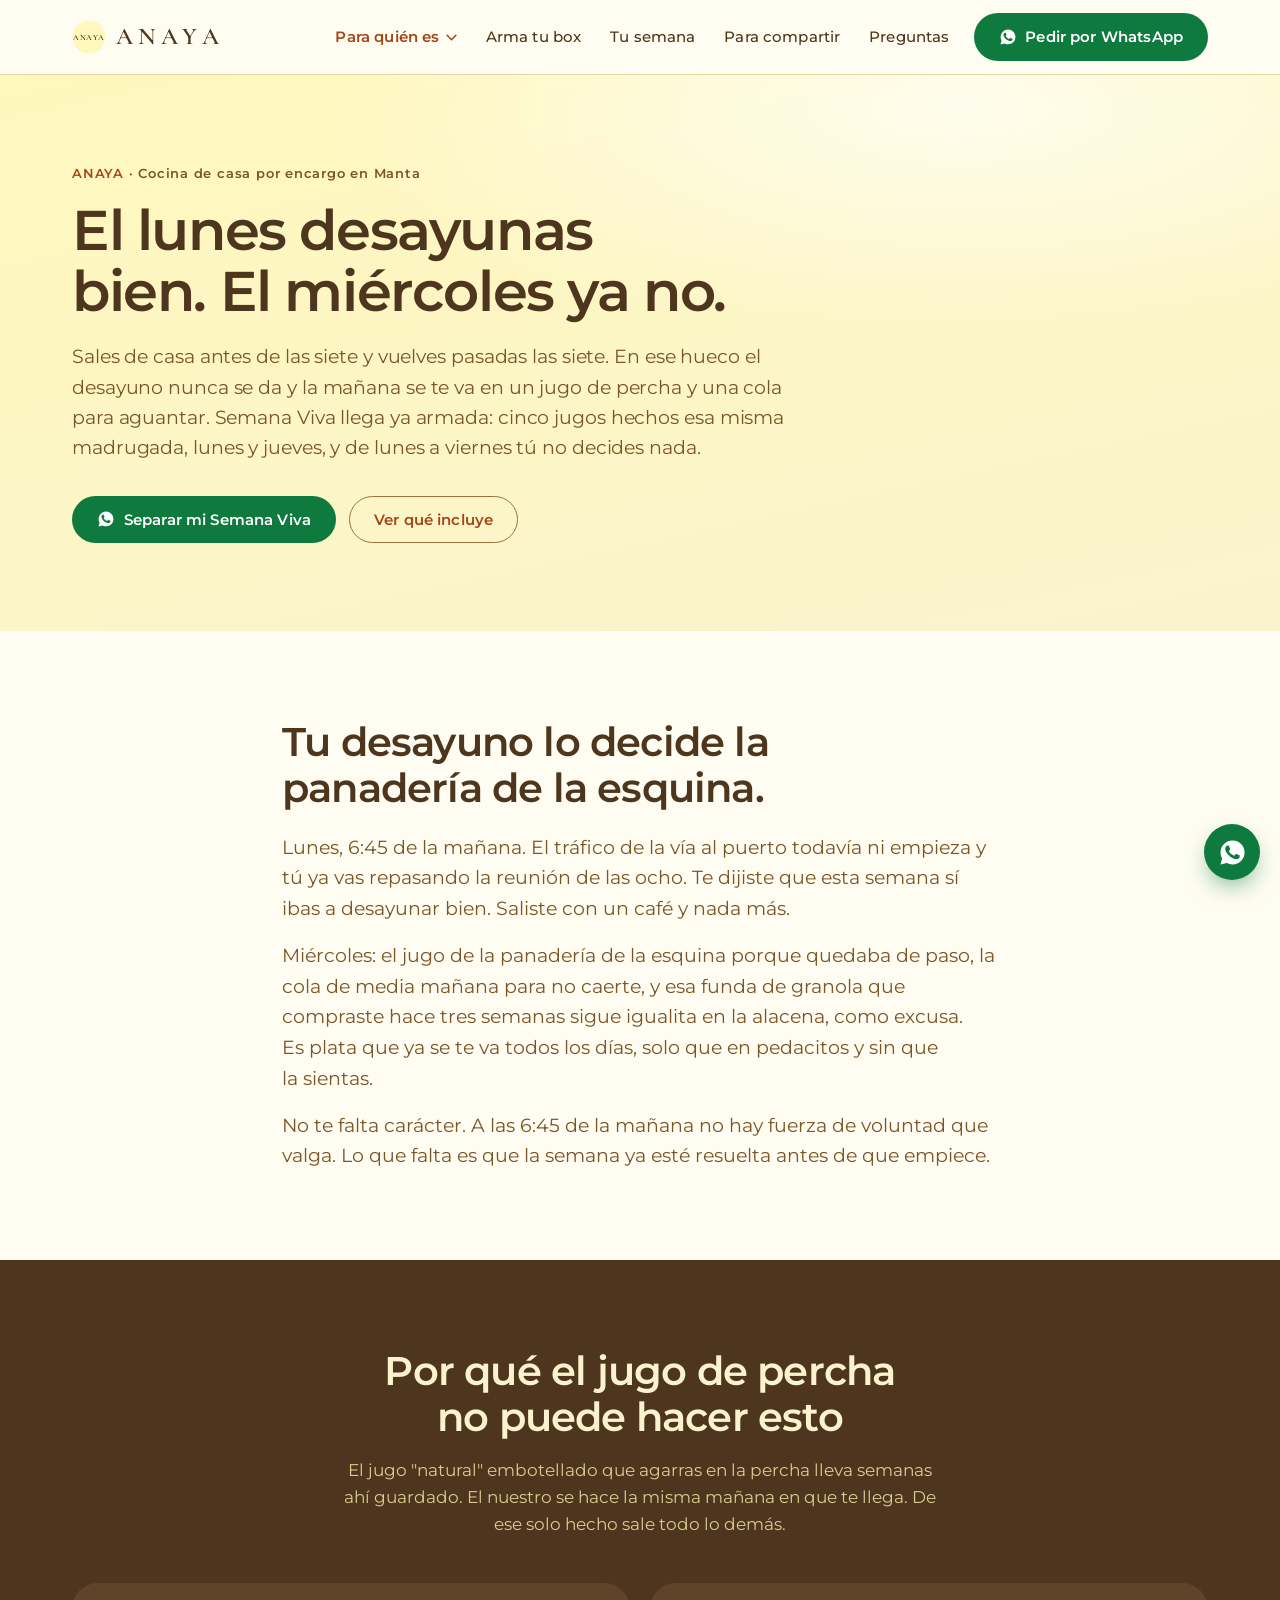
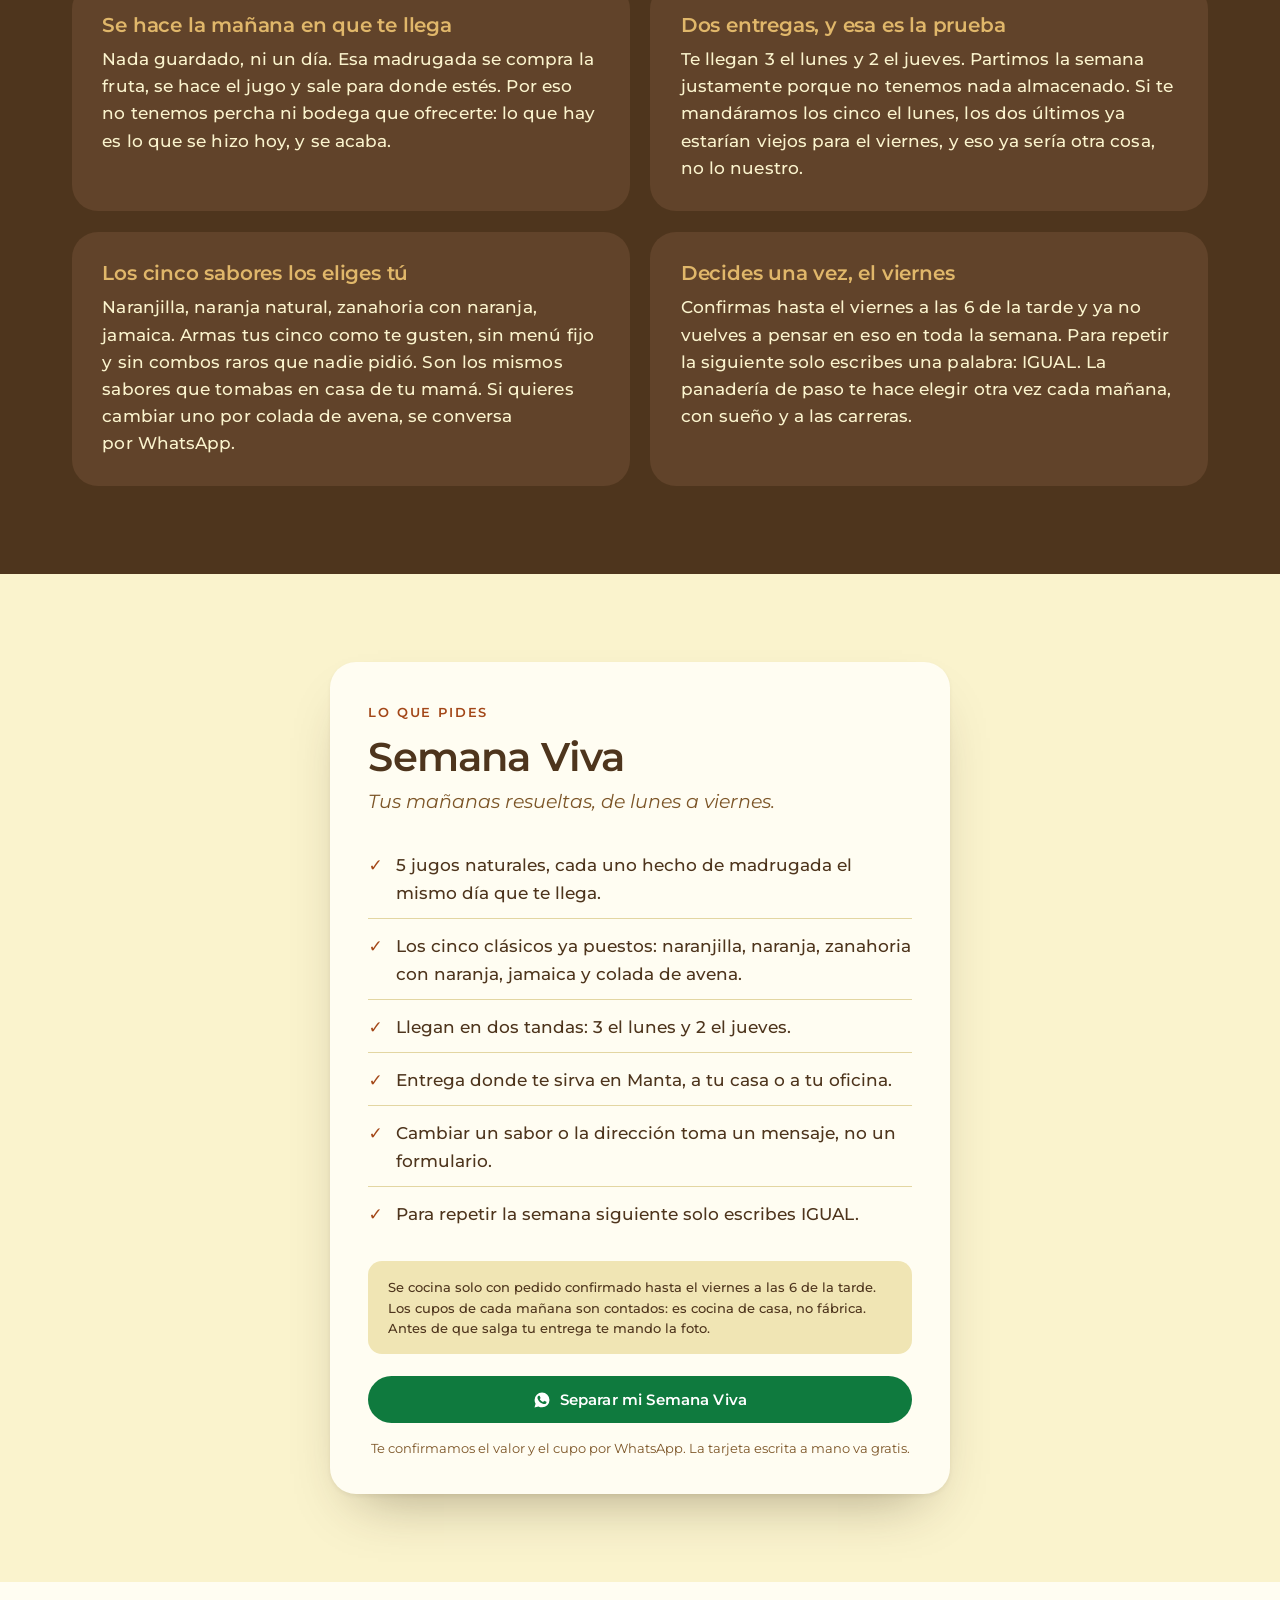
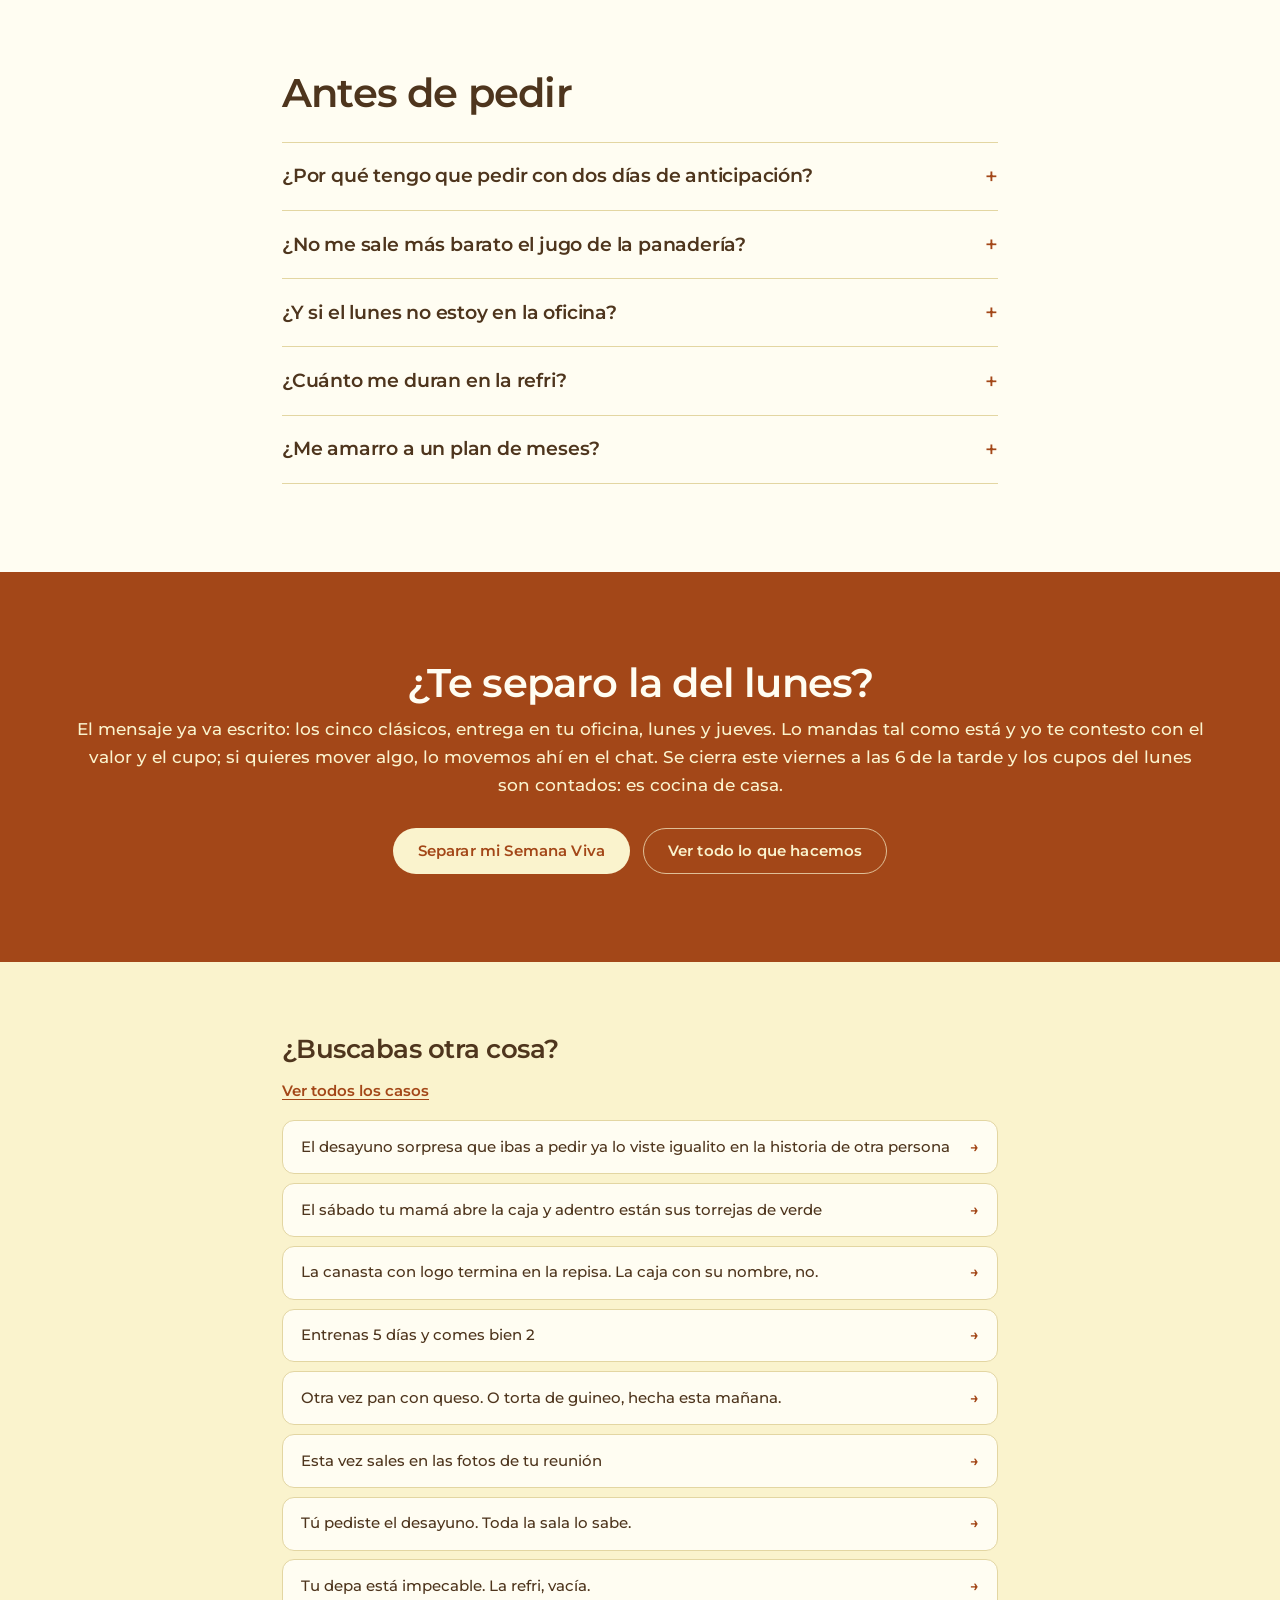
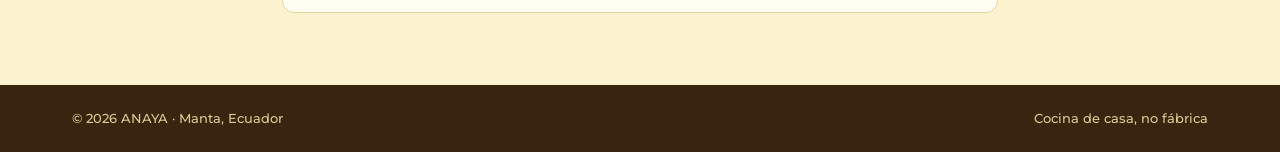
<file: para/semana-sin-cocinar/index.html>
<!DOCTYPE html>
<html lang="es-EC">
<head>
<meta charset="utf-8" />
<meta name="viewport" content="width=device-width, initial-scale=1, viewport-fit=cover" />
<title>Jugos naturales a domicilio en Manta — ANAYA Semana Viva</title>
<meta name="description" content="Cinco jugos naturales hechos la misma mañana en que te llegan. Tú eliges los sabores y te llegan lunes y jueves, a tu casa u oficina en Manta." />
<meta name="theme-color" content="#4E351D" />
<link rel="canonical" href="https://zeus-manuel.github.io/anaya/para/semana-sin-cocinar/" />

<meta property="og:type" content="website" />
<meta property="og:site_name" content="ANAYA" />
<meta property="og:locale" content="es_EC" />
<meta property="og:url" content="https://zeus-manuel.github.io/anaya/para/semana-sin-cocinar/" />
<meta property="og:title" content="Jugos naturales a domicilio en Manta — ANAYA Semana Viva" />
<meta property="og:description" content="Cinco jugos naturales hechos la misma mañana en que te llegan. Tú eliges los sabores y te llegan lunes y jueves, a tu casa u oficina en Manta." />
<meta property="og:image" content="https://zeus-manuel.github.io/anaya/assets/og-image.png" />
<meta property="og:image:width" content="1200" />
<meta property="og:image:height" content="630" />
<meta name="twitter:card" content="summary_large_image" />

<link rel="icon" href="../../assets/favicon.svg" type="image/svg+xml" />
<link rel="preconnect" href="https://fonts.googleapis.com" />
<link rel="preconnect" href="https://fonts.gstatic.com" crossorigin />
<link rel="stylesheet" href="https://fonts.googleapis.com/css2?family=Cormorant+Garamond:wght@600&family=Montserrat:ital,wght@0,400;0,500;0,600;1,400&display=swap" />
<link rel="stylesheet" href="../../assets/styles.css?v=a7b9d574" />
<link rel="stylesheet" href="../../assets/icp.css?v=a7b9d574" />
<script src="../../assets/nav.js?v=a7b9d574" defer></script>

<script type="application/ld+json">{"@context": "https://schema.org", "@type": "FAQPage", "mainEntity": [{"@type": "Question", "name": "¿Por qué tengo que pedir con dos días de anticipación?", "acceptedAnswer": {"@type": "Answer", "text": "Porque no hay nada guardado. Con esos dos días se compra la fruta y se programa la mañana exacta en que se hace tu jugo. Si te lo pudiéramos mandar en una hora, sería porque ya estaba embotellado desde antes. Esa espera corta es la prueba de que se hizo para ti y no para la percha. El cierre es el viernes a las 6 de la tarde para la semana que viene."}}, {"@type": "Question", "name": "¿No me sale más barato el jugo de la panadería?", "acceptedAnswer": {"@type": "Answer", "text": "El jugo de la mañana, la cola de las diez y la picadita de la tarde: esa plata ya se te va todos los días, suelta y sin que la sientas. Aquí va junta y sabes qué lleva cada botella, quién la hizo y a qué hora. El valor de la semana completa te lo mando yo en el primer mensaje, antes de que confirmes nada."}}, {"@type": "Question", "name": "¿Y si el lunes no estoy en la oficina?", "acceptedAnswer": {"@type": "Answer", "text": "Lo coordinamos por WhatsApp esa misma mañana. Te llega a tu casa, a la oficina o donde andes. Lo único que no se mueve es la mañana en que se hace."}}, {"@type": "Question", "name": "¿Cuánto me duran en la refri?", "acceptedAnswer": {"@type": "Answer", "text": "Se hacen sin conservantes, y por eso mismo la semana va partida en dos. Los tres del lunes te cubren el arranque y los dos del jueves te la cierran. Están para tomarlos frescos, no para guardarlos."}}, {"@type": "Question", "name": "¿Me amarro a un plan de meses?", "acceptedAnswer": {"@type": "Answer", "text": "No. Pruebas una semana y de ahí decides. Si un sabor no te gustó, me escribes y en la siguiente lo cambias. Y si quieres seguir igual, escribes IGUAL antes del viernes a las 6 y ya está."}}]}</script>
<script type="application/ld+json">{"@context": "https://schema.org", "@type": "BreadcrumbList", "itemListElement": [{"@type": "ListItem", "position": 1, "name": "ANAYA", "item": "https://zeus-manuel.github.io/anaya/"}, {"@type": "ListItem", "position": 2, "name": "El lunes desayunas bien. El miércoles ya no.", "item": "https://zeus-manuel.github.io/anaya/para/semana-sin-cocinar/"}]}</script>
</head>

<body class="icp">
<a class="skip" href="#oferta">Ir directo al pedido</a>

<header class="nav">
  <div class="wrap nav__in">
    <a class="brand" href="../../" aria-label="ANAYA — inicio">
      <span class="brand__mark" aria-hidden="true">
        <svg viewBox="0 0 64 64" width="34" height="34"><circle cx="32" cy="32" r="31" fill="#FFF8BD"/><text x="32" y="38" text-anchor="middle" font-family="Cormorant Garamond, serif" font-size="15" font-weight="600" letter-spacing="1.2" fill="#4E351D">ANAYA</text></svg>
      </span>
      <span class="brand__word">ANAYA</span>
    </a>
    <nav class="nav__links" aria-label="Principal">
      <div class="nav__item nav__item--sub">
        <button class="nav__toggle" aria-expanded="false" aria-controls="submenu">Para quién es <svg class="nav__chev" width="11" height="7" viewBox="0 0 12 8" aria-hidden="true"><path d="M1 1.5 6 6.5l5-5" fill="none" stroke="currentColor" stroke-width="1.8" stroke-linecap="round" stroke-linejoin="round"/></svg></button>
        <div class="subnav" id="submenu" hidden>
          <div class="subnav__in">
            <div class="subnav__col">
              <h3>Para regalar</h3>
              <ul>
              <li><a href="../regalo-sorpresa/">Sorprender a mi pareja o a mi mejor amiga</a></li>
              <li><a href="../desde-el-exterior/">Vivo fuera y mi familia está en Manta</a></li>
              <li><a href="../regalos-para-tu-equipo/">Regalarle a mi equipo o a mis clientes</a></li>
              </ul>
            </div>
            <div class="subnav__col">
              <h3>Para tu semana</h3>
              <ul>
              <li><a href="../semana-sin-cocinar/">Salgo temprano y llego tarde</a></li>
              <li><a href="../comida-fit/">Entreno y quiero comer acorde</a></li>
              <li><a href="../baja-en-azucar/">Cuido el azúcar o como keto</a></li>
              </ul>
            </div>
            <div class="subnav__col">
              <h3>Para compartir</h3>
              <ul>
              <li><a href="../bandeja-familiar/">Tengo reunión en casa</a></li>
              <li><a href="../desayuno-de-oficina/">Me toca el desayuno de la reunión</a></li>
              <li><a href="../huespedes-airbnb/">Recibo huéspedes</a></li>
              </ul>
            </div>
          </div>
          <a class="subnav__all" href="../">Ver todos los casos →</a>
        </div>
      </div>
      <a href="../../#sorpresa">Arma tu box</a>
      <a href="../../#semana">Tu semana</a>
      <a href="../../#compartir">Para compartir</a>
      <a href="../../#faq">Preguntas</a>
    </nav>
    <a class="btn btn--wa nav__cta" href="https://wa.me/593963181898?text=Hola%20ANAYA%2C%20quiero%20separar%20mi%20Semana%20Viva%20para%20la%20pr%C3%B3xima%20semana.%20Me%20llamo%20___.%20Mis%20sabores%3A%20___%2C%20___%2C%20___%2C%20___%20y%20___.%20La%20entrega%20en%20___%2C%20en%20Manta.%20%C2%BFTodav%C3%ADa%20hay%20cupo%20para%20el%20lunes%3F" target="_blank" rel="noopener">
      <svg class="ico-wa" width="18" height="18" viewBox="0 0 24 24" aria-hidden="true"><path d="M12.04 2A9.9 9.9 0 0 0 2.1 11.9c0 1.75.46 3.46 1.34 4.97L2 22l5.28-1.38a9.9 9.9 0 0 0 4.76 1.21h.01a9.9 9.9 0 0 0 9.94-9.9A9.9 9.9 0 0 0 12.04 2Zm5.8 14.06c-.25.69-1.45 1.32-2 1.36-.51.04-1.16.06-1.87-.12a16.9 16.9 0 0 1-1.7-.63c-2.99-1.29-4.94-4.3-5.09-4.5-.15-.2-1.22-1.62-1.22-3.1 0-1.47.77-2.2 1.05-2.5.27-.3.6-.37.8-.37h.57c.19 0 .43-.03.67.51.25.6.85 2.07.92 2.22.08.15.13.33.03.53-.1.2-.15.32-.3.5s-.31.39-.44.53c-.15.15-.3.31-.13.6.17.3.76 1.25 1.63 2.03 1.12 1 2.06 1.3 2.36 1.45.3.15.47.13.64-.08.17-.2.73-.85.93-1.15.2-.3.39-.25.66-.15.27.1 1.72.81 2.02.96.3.15.5.22.57.35.07.13.07.74-.18 1.43Z"/></svg>Pedir por WhatsApp</a>
    <button class="burger" aria-expanded="false" aria-controls="mnav" aria-label="Abrir menú"><span></span><span></span><span></span></button>
  </div>
  <nav class="mnav" id="mnav" aria-label="Menú del celular" hidden>
    <button class="mnav__acc" id="mnavAcc" aria-expanded="false" aria-controls="mnavPanel">
      <span>Para quién es</span>
      <svg class="mnav__chev" width="13" height="9" viewBox="0 0 12 8" aria-hidden="true"><path d="M1 1.5 6 6.5l5-5" fill="none" stroke="currentColor" stroke-width="1.8" stroke-linecap="round" stroke-linejoin="round"/></svg>
    </button>
    <div class="mnav__panel" id="mnavPanel" hidden>
        <p class="mnav__group">Para regalar</p>
        <a class="mnav__sub" href="../regalo-sorpresa/">Sorprender a mi pareja o a mi mejor amiga</a>
        <a class="mnav__sub" href="../desde-el-exterior/">Vivo fuera y mi familia está en Manta</a>
        <a class="mnav__sub" href="../regalos-para-tu-equipo/">Regalarle a mi equipo o a mis clientes</a>
        <p class="mnav__group">Para tu semana</p>
        <a class="mnav__sub" href="../semana-sin-cocinar/">Salgo temprano y llego tarde</a>
        <a class="mnav__sub" href="../comida-fit/">Entreno y quiero comer acorde</a>
        <a class="mnav__sub" href="../baja-en-azucar/">Cuido el azúcar o como keto</a>
        <p class="mnav__group">Para compartir</p>
        <a class="mnav__sub" href="../bandeja-familiar/">Tengo reunión en casa</a>
        <a class="mnav__sub" href="../desayuno-de-oficina/">Me toca el desayuno de la reunión</a>
        <a class="mnav__sub" href="../huespedes-airbnb/">Recibo huéspedes</a>
        <a class="mnav__sub mnav__all" href="../">Ver todos los casos →</a>
    </div>
    <a href="../../#sorpresa">Arma tu box</a>
    <a href="../../#semana">Tu semana</a>
    <a href="../../#compartir">Para compartir</a>
    <a href="../../#faq">Preguntas</a>
    <a class="mnav__wa" href="https://wa.me/593963181898?text=Hola%20ANAYA%2C%20quiero%20separar%20mi%20Semana%20Viva%20para%20la%20pr%C3%B3xima%20semana.%20Me%20llamo%20___.%20Mis%20sabores%3A%20___%2C%20___%2C%20___%2C%20___%20y%20___.%20La%20entrega%20en%20___%2C%20en%20Manta.%20%C2%BFTodav%C3%ADa%20hay%20cupo%20para%20el%20lunes%3F" target="_blank" rel="noopener">Pedir por WhatsApp</a>
  </nav>
</header>

<main>

<section class="icp-hero">
  <div class="wrap">
    <p class="icp-crumb"><a href="../../">ANAYA</a> · Cocina de casa por encargo en Manta</p>
    <h1>El lunes desayunas bien. El miércoles ya no.</h1>
    <p class="lead">Sales de casa antes de las siete y vuelves pasadas las siete. En ese hueco el desayuno nunca se da y la mañana se te va en un jugo de percha y una cola para aguantar. Semana Viva llega ya armada: cinco jugos hechos esa misma madrugada, lunes y jueves, y de lunes a viernes tú no decides nada.</p>
    <div class="icp-hero__cta">
      <a class="btn btn--wa" href="https://wa.me/593963181898?text=Hola%20ANAYA%2C%20quiero%20mi%20Semana%20Viva.%20Me%20llamo%20___%20y%20trabajo%20en%20___.%20Mis%205%20sabores%20son%3A%20___%2C%20___%2C%20___%2C%20___%20y%20___.%20La%20entrega%20la%20quiero%20en%20___%20%28mi%20casa%20o%20mi%20oficina%29%2C%20a%20eso%20de%20las%20___.%20%C2%BFMe%20confirmas%20el%20valor%20y%20si%20hay%20cupo%3F" target="_blank" rel="noopener">
        <svg class="ico-wa" width="18" height="18" viewBox="0 0 24 24" aria-hidden="true"><path d="M12.04 2A9.9 9.9 0 0 0 2.1 11.9c0 1.75.46 3.46 1.34 4.97L2 22l5.28-1.38a9.9 9.9 0 0 0 4.76 1.21h.01a9.9 9.9 0 0 0 9.94-9.9A9.9 9.9 0 0 0 12.04 2Zm5.8 14.06c-.25.69-1.45 1.32-2 1.36-.51.04-1.16.06-1.87-.12a16.9 16.9 0 0 1-1.7-.63c-2.99-1.29-4.94-4.3-5.09-4.5-.15-.2-1.22-1.62-1.22-3.1 0-1.47.77-2.2 1.05-2.5.27-.3.6-.37.8-.37h.57c.19 0 .43-.03.67.51.25.6.85 2.07.92 2.22.08.15.13.33.03.53-.1.2-.15.32-.3.5s-.31.39-.44.53c-.15.15-.3.31-.13.6.17.3.76 1.25 1.63 2.03 1.12 1 2.06 1.3 2.36 1.45.3.15.47.13.64-.08.17-.2.73-.85.93-1.15.2-.3.39-.25.66-.15.27.1 1.72.81 2.02.96.3.15.5.22.57.35.07.13.07.74-.18 1.43Z"/></svg>Separar mi Semana Viva</a>
      <a class="btn btn--ghost" href="#oferta">Ver qué incluye</a>
    </div>
  </div>
</section>

<section class="icp-dolor">
  <div class="wrap icp-narrow">
    <h2>Tu desayuno lo decide la panadería de la esquina.</h2>
        <p>Lunes, 6:45 de la mañana. El tráfico de la vía al puerto todavía ni empieza y tú ya vas repasando la reunión de las ocho. Te dijiste que esta semana sí ibas a desayunar bien. Saliste con un café y nada más.</p>
        <p>Miércoles: el jugo de la panadería de la esquina porque quedaba de paso, la cola de media mañana para no caerte, y esa funda de granola que compraste hace tres semanas sigue igualita en la alacena, como excusa. Es plata que ya se te va todos los días, solo que en pedacitos y sin que la sientas.</p>
        <p>No te falta carácter. A las 6:45 de la mañana no hay fuerza de voluntad que valga. Lo que falta es que la semana ya esté resuelta antes de que empiece.</p>
  </div>
</section>

<section class="icp-mec">
  <div class="wrap">
    <header class="sec-head sec-head--center sec-head--light">
      <h2>Por qué el jugo de percha no puede hacer esto</h2>
      <p class="sec-sub">El jugo &quot;natural&quot; embotellado que agarras en la percha lleva semanas ahí guardado. El nuestro se hace la misma mañana en que te llega. De ese solo hecho sale todo lo demás.</p>
    </header>
    <div class="mec__grid">
        <article class="mec__item">
          <h3>Se hace la mañana en que te llega</h3>
          <p>Nada guardado, ni un día. Esa madrugada se compra la fruta, se hace el jugo y sale para donde estés. Por eso no tenemos percha ni bodega que ofrecerte: lo que hay es lo que se hizo hoy, y se acaba.</p>
        </article>
        <article class="mec__item">
          <h3>Dos entregas, y esa es la prueba</h3>
          <p>Te llegan 3 el lunes y 2 el jueves. Partimos la semana justamente porque no tenemos nada almacenado. Si te mandáramos los cinco el lunes, los dos últimos ya estarían viejos para el viernes, y eso ya sería otra cosa, no lo nuestro.</p>
        </article>
        <article class="mec__item">
          <h3>Los cinco sabores los eliges tú</h3>
          <p>Naranjilla, naranja natural, zanahoria con naranja, jamaica. Armas tus cinco como te gusten, sin menú fijo y sin combos raros que nadie pidió. Son los mismos sabores que tomabas en casa de tu mamá. Si quieres cambiar uno por colada de avena, se conversa por WhatsApp.</p>
        </article>
        <article class="mec__item">
          <h3>Decides una vez, el viernes</h3>
          <p>Confirmas hasta el viernes a las 6 de la tarde y ya no vuelves a pensar en eso en toda la semana. Para repetir la siguiente solo escribes una palabra: IGUAL. La panadería de paso te hace elegir otra vez cada mañana, con sueño y a las carreras.</p>
        </article>
    </div>
  </div>
</section>

<section class="icp-oferta" id="oferta">
  <div class="wrap icp-oferta__in">
    <div class="icp-oferta__card">
      <p class="eyebrow">Lo que pides</p>
      <h2>Semana Viva</h2>
      <p class="icp-tagline">Tus mañanas resueltas, de lunes a viernes.</p>
      <ul class="icp-incluye">
          <li>5 jugos naturales, cada uno hecho de madrugada el mismo día que te llega.</li>
          <li>Los cinco clásicos ya puestos: naranjilla, naranja, zanahoria con naranja, jamaica y colada de avena.</li>
          <li>Llegan en dos tandas: 3 el lunes y 2 el jueves.</li>
          <li>Entrega donde te sirva en Manta, a tu casa o a tu oficina.</li>
          <li>Cambiar un sabor o la dirección toma un mensaje, no un formulario.</li>
          <li>Para repetir la semana siguiente solo escribes IGUAL.</li>
      </ul>
      <p class="icp-nota">Se cocina solo con pedido confirmado hasta el viernes a las 6 de la tarde. Los cupos de cada mañana son contados: es cocina de casa, no fábrica. Antes de que salga tu entrega te mando la foto.</p>
      <a class="btn btn--wa btn--block" href="https://wa.me/593963181898?text=Hola%20ANAYA%2C%20quiero%20mi%20Semana%20Viva.%20Me%20llamo%20___%20y%20trabajo%20en%20___.%20Mis%205%20sabores%20son%3A%20___%2C%20___%2C%20___%2C%20___%20y%20___.%20La%20entrega%20la%20quiero%20en%20___%20%28mi%20casa%20o%20mi%20oficina%29%2C%20a%20eso%20de%20las%20___.%20%C2%BFMe%20confirmas%20el%20valor%20y%20si%20hay%20cupo%3F" target="_blank" rel="noopener">
        <svg class="ico-wa" width="18" height="18" viewBox="0 0 24 24" aria-hidden="true"><path d="M12.04 2A9.9 9.9 0 0 0 2.1 11.9c0 1.75.46 3.46 1.34 4.97L2 22l5.28-1.38a9.9 9.9 0 0 0 4.76 1.21h.01a9.9 9.9 0 0 0 9.94-9.9A9.9 9.9 0 0 0 12.04 2Zm5.8 14.06c-.25.69-1.45 1.32-2 1.36-.51.04-1.16.06-1.87-.12a16.9 16.9 0 0 1-1.7-.63c-2.99-1.29-4.94-4.3-5.09-4.5-.15-.2-1.22-1.62-1.22-3.1 0-1.47.77-2.2 1.05-2.5.27-.3.6-.37.8-.37h.57c.19 0 .43-.03.67.51.25.6.85 2.07.92 2.22.08.15.13.33.03.53-.1.2-.15.32-.3.5s-.31.39-.44.53c-.15.15-.3.31-.13.6.17.3.76 1.25 1.63 2.03 1.12 1 2.06 1.3 2.36 1.45.3.15.47.13.64-.08.17-.2.73-.85.93-1.15.2-.3.39-.25.66-.15.27.1 1.72.81 2.02.96.3.15.5.22.57.35.07.13.07.74-.18 1.43Z"/></svg>Separar mi Semana Viva</a>
      <p class="icp-mini">Te confirmamos el valor y el cupo por WhatsApp. La tarjeta escrita a mano va gratis.</p>
    </div>
  </div>
</section>

<section class="icp-faq">
  <div class="wrap icp-narrow">
    <h2>Antes de pedir</h2>
    <div class="acc">
      <details>
        <summary>¿Por qué tengo que pedir con dos días de anticipación?</summary>
        <p>Porque no hay nada guardado. Con esos dos días se compra la fruta y se programa la mañana exacta en que se hace tu jugo. Si te lo pudiéramos mandar en una hora, sería porque ya estaba embotellado desde antes. Esa espera corta es la prueba de que se hizo para ti y no para la percha. El cierre es el viernes a las 6 de la tarde para la semana que viene.</p>
      </details>
      <details>
        <summary>¿No me sale más barato el jugo de la panadería?</summary>
        <p>El jugo de la mañana, la cola de las diez y la picadita de la tarde: esa plata ya se te va todos los días, suelta y sin que la sientas. Aquí va junta y sabes qué lleva cada botella, quién la hizo y a qué hora. El valor de la semana completa te lo mando yo en el primer mensaje, antes de que confirmes nada.</p>
      </details>
      <details>
        <summary>¿Y si el lunes no estoy en la oficina?</summary>
        <p>Lo coordinamos por WhatsApp esa misma mañana. Te llega a tu casa, a la oficina o donde andes. Lo único que no se mueve es la mañana en que se hace.</p>
      </details>
      <details>
        <summary>¿Cuánto me duran en la refri?</summary>
        <p>Se hacen sin conservantes, y por eso mismo la semana va partida en dos. Los tres del lunes te cubren el arranque y los dos del jueves te la cierran. Están para tomarlos frescos, no para guardarlos.</p>
      </details>
      <details>
        <summary>¿Me amarro a un plan de meses?</summary>
        <p>No. Pruebas una semana y de ahí decides. Si un sabor no te gustó, me escribes y en la siguiente lo cambias. Y si quieres seguir igual, escribes IGUAL antes del viernes a las 6 y ya está.</p>
      </details>
    </div>
  </div>
</section>

<section class="final">
  <div class="wrap final__in">
    <h2>¿Te separo la del lunes?</h2>
    <p>El mensaje ya va escrito: los cinco clásicos, entrega en tu oficina, lunes y jueves. Lo mandas tal como está y yo te contesto con el valor y el cupo; si quieres mover algo, lo movemos ahí en el chat. Se cierra este viernes a las 6 de la tarde y los cupos del lunes son contados: es cocina de casa.</p>
    <div class="final__cta">
      <a class="btn btn--cream" href="https://wa.me/593963181898?text=Hola%20ANAYA%2C%20quiero%20separar%20mi%20Semana%20Viva%20para%20la%20pr%C3%B3xima%20semana.%20Me%20llamo%20___.%20Mis%20sabores%3A%20___%2C%20___%2C%20___%2C%20___%20y%20___.%20La%20entrega%20en%20___%2C%20en%20Manta.%20%C2%BFTodav%C3%ADa%20hay%20cupo%20para%20el%20lunes%3F" target="_blank" rel="noopener">Separar mi Semana Viva</a>
      <a class="btn btn--outline-cream" href="../../">Ver todo lo que hacemos</a>
    </div>
  </div>
</section>

<section class="icp-otras">
  <div class="wrap icp-narrow">
    <h2>¿Buscabas otra cosa?</h2>
    <p class="icp-otras__hub"><a href="../">Ver todos los casos</a></p>
    <ul class="icp-otras__list">
        <li><a href="../regalo-sorpresa/">El desayuno sorpresa que ibas a pedir ya lo viste igualito en la historia de otra persona</a></li>
        <li><a href="../desde-el-exterior/">El sábado tu mamá abre la caja y adentro están sus torrejas de verde</a></li>
        <li><a href="../regalos-para-tu-equipo/">La canasta con logo termina en la repisa. La caja con su nombre, no.</a></li>
        <li><a href="../comida-fit/">Entrenas 5 días y comes bien 2</a></li>
        <li><a href="../baja-en-azucar/">Otra vez pan con queso. O torta de guineo, hecha esta mañana.</a></li>
        <li><a href="../bandeja-familiar/">Esta vez sales en las fotos de tu reunión</a></li>
        <li><a href="../desayuno-de-oficina/">Tú pediste el desayuno. Toda la sala lo sabe.</a></li>
        <li><a href="../huespedes-airbnb/">Tu depa está impecable. La refri, vacía.</a></li>
    </ul>
  </div>
</section>

</main>

<footer class="foot">
  <div class="wrap foot__bar">
    <p>© 2026 ANAYA · Manta, Ecuador</p>
    <p>Cocina de casa, no fábrica</p>
  </div>
</footer>

<a class="fab" href="https://wa.me/593963181898?text=Hola%20ANAYA%2C%20quiero%20separar%20mi%20Semana%20Viva%20para%20la%20pr%C3%B3xima%20semana.%20Me%20llamo%20___.%20Mis%20sabores%3A%20___%2C%20___%2C%20___%2C%20___%20y%20___.%20La%20entrega%20en%20___%2C%20en%20Manta.%20%C2%BFTodav%C3%ADa%20hay%20cupo%20para%20el%20lunes%3F" target="_blank" rel="noopener" aria-label="Escribir por WhatsApp">
  <svg width="29" height="29" viewBox="0 0 24 24" aria-hidden="true"><path d="M12.04 2A9.9 9.9 0 0 0 2.1 11.9c0 1.75.46 3.46 1.34 4.97L2 22l5.28-1.38a9.9 9.9 0 0 0 4.76 1.21h.01a9.9 9.9 0 0 0 9.94-9.9A9.9 9.9 0 0 0 12.04 2Zm5.8 14.06c-.25.69-1.45 1.32-2 1.36-.51.04-1.16.06-1.87-.12a16.9 16.9 0 0 1-1.7-.63c-2.99-1.29-4.94-4.3-5.09-4.5-.15-.2-1.22-1.62-1.22-3.1 0-1.47.77-2.2 1.05-2.5.27-.3.6-.37.8-.37h.57c.19 0 .43-.03.67.51.25.6.85 2.07.92 2.22.08.15.13.33.03.53-.1.2-.15.32-.3.5s-.31.39-.44.53c-.15.15-.3.31-.13.6.17.3.76 1.25 1.63 2.03 1.12 1 2.06 1.3 2.36 1.45.3.15.47.13.64-.08.17-.2.73-.85.93-1.15.2-.3.39-.25.66-.15.27.1 1.72.81 2.02.96.3.15.5.22.57.35.07.13.07.74-.18 1.43Z"/></svg>
</a>
</body>
</html>
</file>
<file: assets/styles.css>
/* ═══════════════════════════════════════════════════════════
   ANAYA — hoja de estilos
   Paleta de marca: #FFF8BD amarillo · #FAF3CD crema · #4E351D café
   Tipografía: Cormorant Garamond SOLO para el logotipo.
               Montserrat para absolutamente todo lo demás.

   REGLAS DURAS (no romper):
   · Prohibido `opacity` sobre texto — usar los tokens de tinta.
   · Peso mínimo 400. Texto claro sobre oscuro, mínimo 500.
   · Amarillo y crema NUNCA en secciones contiguas (1.03:1 entre sí:
     son el mismo fondo). Siempre media café o papel.
   · --linea y --arena son decorativos: jamás el único borde de un control.
   · Mostaza solo sobre superficies oscuras. Nunca sobre terracota ni claro.
   ═══════════════════════════════════════════════════════════ */

:root{
  /* — marca — */
  --amarillo:   #FFF8BD;
  --crema:      #FAF3CD;
  --cafe:       #4E351D;

  /* — derivados claros — */
  --papel:      #FFFDF2;
  --arena:      #F0E5B4;
  --linea:      #E3D6A2;
  --borde:      #9C7439;

  /* — derivados oscuros — */
  --cafe-elev:  #61432A;
  --cafe-900:   #38240F;
  --borde-osc:  #A48455;

  /* — tinta — */
  --tinta:      #4E351D;
  --tinta-2:    #7C5527;
  --tinta-inv:  #FAF3CD;
  --tinta-inv-2:#DACB93;

  /* — acentos — */
  --terracota:  #A34718;
  --terracota-h:#84380F;
  --mostaza:    #E0B76A;
  --alerta:     #96301A;

  /* — WhatsApp (oscurecido: el #25D366 oficial da 1.9:1 con blanco) — */
  --wa:         #0F7A3E;
  --wa-h:       #0B6332;

  /* — deshabilitado — */
  --off-bg:     #6B5334;
  --off-fg:     #E2D5AE;

  /* — tipografía — */
  --serif: "Cormorant Garamond", Georgia, serif;   /* solo el logotipo */
  --sans:  "Montserrat", "Helvetica Neue", Arial, system-ui, sans-serif;

  --fs-micro: .75rem;    /* 12px — piso absoluto */
  --fs-note:  .8125rem;  /* 13px */
  --fs-label: .875rem;   /* 14px */
  --fs-btn:   .9375rem;  /* 15px */
  --fs-body:  clamp(1rem, 1.4vw, 1.0625rem);
  --fs-lead:  clamp(1.0625rem, 1.9vw, 1.1875rem);

  --wrap: 1180px;
  --r:    16px;
  --r-lg: 26px;
  --sh:    0 1px 2px rgba(56,36,15,.06), 0 12px 28px -16px rgba(56,36,15,.30);
  --sh-lg: 0 2px 4px rgba(56,36,15,.06), 0 28px 56px -28px rgba(56,36,15,.42);
  --ease: cubic-bezier(.22,.61,.36,1);
}

*,*::before,*::after{ box-sizing:border-box; }

html{ scroll-behavior:smooth; scroll-padding-top:88px; -webkit-text-size-adjust:100%; }
@media (prefers-reduced-motion:reduce){
  html{ scroll-behavior:auto; }
  *,*::before,*::after{ animation-duration:.001ms !important; transition-duration:.001ms !important; }
}

body{
  margin:0;
  background:var(--papel);
  color:var(--tinta);
  font-family:var(--sans);
  font-weight:400;
  font-size:var(--fs-body);
  line-height:1.65;
  overflow-x:hidden;
}

img,svg{ max-width:100%; }
a{ color:inherit; }

h1,h2,h3{
  font-family:var(--sans);
  color:var(--tinta);
  font-weight:600;
  margin:0;
  text-wrap:balance;
}
h1{ font-size:clamp(2.1rem,6vw,3.5rem); line-height:1.08; letter-spacing:-.025em; }
h2{ font-size:clamp(1.7rem,4.4vw,2.5rem); line-height:1.14; letter-spacing:-.02em; }
h3{ font-size:clamp(1.125rem,2.4vw,1.25rem); line-height:1.30; letter-spacing:-.01em; }
p{ margin:0 0 .7rem; text-wrap:pretty; }

.wrap{ width:100%; max-width:var(--wrap); margin-inline:auto; padding-inline:22px; }

.skip{
  position:absolute; left:-9999px; top:0; z-index:200;
  background:var(--cafe); color:var(--crema); padding:.8rem 1.2rem;
  font-weight:600; border-radius:0 0 10px 0;
}
.skip:focus{ left:0; }

:where(a,button,input,select,textarea,summary,[tabindex]):focus-visible{
  outline:2.5px solid var(--terracota);
  outline-offset:3px;
  border-radius:6px;
}

.eyebrow{
  font-size:var(--fs-note); font-weight:600; letter-spacing:.14em; text-transform:uppercase;
  line-height:1.30; color:var(--terracota); margin:0 0 .8rem;
}

.sec-head{ margin-bottom:2.8rem; }
.sec-head--center{ text-align:center; max-width:660px; margin-inline:auto; }
.sec-head h2{ max-width:22ch; }
.sec-head--center h2{ margin-inline:auto; }
.sec-sub{
  font-size:1.0625rem; font-weight:400; line-height:1.60;
  color:var(--tinta-2); margin-top:1.1rem; max-width:54ch;
}
.sec-head--center .sec-sub{ margin-inline:auto; }
/* sobre superficies oscuras */
.sec-head--light .eyebrow{ color:var(--mostaza); }
.sec-head--light h2{ color:var(--crema); }
.sec-head--light .sec-sub{ color:var(--tinta-inv-2); }

/* ── Botones ─────────────────────────────────────────────── */
.btn{
  --bg:var(--terracota); --fg:var(--papel);
  display:inline-flex; align-items:center; justify-content:center; gap:.55rem;
  min-height:44px;
  padding:.85rem 1.5rem;
  background:var(--bg); color:var(--fg);
  font-family:var(--sans); font-size:var(--fs-btn); font-weight:600;
  line-height:1.15; letter-spacing:.01em;
  border:1.5px solid transparent; border-radius:999px;
  text-decoration:none; cursor:pointer; white-space:nowrap;
  transition:transform .25s var(--ease), box-shadow .25s var(--ease), background .2s, color .2s, border-color .2s;
}
.btn:hover{ transform:translateY(-2px); box-shadow:var(--sh); }
.btn:active{ transform:translateY(0); }
.btn--solid{ --bg:var(--terracota); --fg:var(--papel); }
.btn--solid:hover{ --bg:var(--terracota-h); }
.btn--ghost{ --bg:transparent; --fg:var(--terracota); border-color:var(--borde); }
.btn--ghost:hover{ --bg:var(--arena); border-color:var(--terracota); }
.btn--cream{ --bg:var(--crema); --fg:var(--terracota); }
.btn--cream:hover{ --bg:var(--papel); }
.btn--outline-cream{ --bg:transparent; --fg:var(--crema); border-color:rgba(250,243,205,.7); }
.btn--outline-cream:hover{ --bg:rgba(250,243,205,.14); border-color:var(--crema); }
.btn--wa{ --bg:var(--wa); --fg:#fff; }
.btn--wa:hover{ --bg:var(--wa-h); }
.btn--wa[disabled]{
  --bg:var(--off-bg); --fg:var(--off-fg);
  cursor:not-allowed; transform:none; box-shadow:none;
}
.btn--block{ width:100%; white-space:normal; text-align:center; }
.btn--sm{ min-height:40px; padding:.6rem 1.15rem; font-size:var(--fs-label); letter-spacing:.015em; }
.ico-wa{ width:18px; height:18px; fill:currentColor; flex:none; }

.linkish{
  display:block; width:100%; margin-top:.75rem; padding:.4rem;
  background:none; border:0; cursor:pointer;
  font-family:var(--sans); font-size:var(--fs-btn); font-weight:500;
  letter-spacing:.01em; color:var(--tinta-inv-2);
  text-decoration:underline; text-underline-offset:3px;
}
.linkish:hover{ color:var(--crema); }

/* ── Nav ─────────────────────────────────────────────────── */
.nav{
  position:sticky; top:0; z-index:100;
  background:rgba(255,253,242,.96);
  backdrop-filter:blur(14px);
  border-bottom:1px solid var(--linea);
}
.nav__in{ display:flex; align-items:center; gap:1.5rem; height:74px; }
.brand{ display:flex; align-items:center; gap:.6rem; text-decoration:none; flex:none; }
.brand__mark{ display:block; line-height:0; }
.brand__word{
  font-family:var(--serif); font-size:1.5rem; font-weight:600;
  line-height:1; letter-spacing:.22em; color:var(--cafe);
}
.nav__links{ display:flex; gap:1.8rem; margin-left:auto; }
.nav__links a{
  position:relative; font-size:var(--fs-btn); font-weight:500; letter-spacing:.01em;
  line-height:1.2; color:var(--tinta); text-decoration:none; padding:.3rem 0;
}
.nav__links a::after{
  content:""; position:absolute; left:0; right:100%; bottom:0; height:2px;
  background:var(--terracota); transition:right .3s var(--ease);
}
.nav__links a:hover{ color:var(--terracota); }
.nav__links a:hover::after{ right:0; }
.nav__cta{ flex:none; }

.burger{
  display:none; width:44px; height:44px; margin-left:auto;
  background:none; border:0; cursor:pointer; padding:11px 10px;
}
.burger span{ display:block; height:2px; background:var(--cafe); border-radius:2px; transition:.3s var(--ease); }
.burger span+span{ margin-top:5px; }
.burger[aria-expanded="true"] span:nth-child(1){ transform:translateY(7px) rotate(45deg); }
.burger[aria-expanded="true"] span:nth-child(2){ opacity:0; }
.burger[aria-expanded="true"] span:nth-child(3){ transform:translateY(-7px) rotate(-45deg); }

.mnav{
  display:none; flex-direction:column; gap:.2rem;
  padding:.6rem 22px calc(1.4rem + env(safe-area-inset-bottom));
  border-top:1px solid var(--linea);
  background:var(--papel);
  /* el header es sticky: sin esto el menú se corta y no se alcanza el final */
  max-height:calc(100dvh - 74px);
  overflow-y:auto;
  overscroll-behavior:contain;
  -webkit-overflow-scrolling:touch;
}
.mnav a{
  padding:.9rem .2rem; font-size:1rem; font-weight:500;
  text-decoration:none; color:var(--tinta); border-bottom:1px solid var(--linea);
}
.mnav__wa{
  margin-top:.8rem; text-align:center; background:var(--wa);
  color:#fff !important; font-weight:600; border-radius:999px; border:0 !important;
}

/* ── Hero — sin patrones: color plano + halo suave ───────── */
.hero{
  position:relative; overflow:hidden;
  background:
    radial-gradient(90% 70% at 78% 8%, rgba(255,255,255,.75) 0%, transparent 60%),
    linear-gradient(168deg, var(--amarillo) 0%, var(--crema) 100%);
}
.hero__in{
  position:relative;
  display:grid; grid-template-columns:1.05fr .95fr; gap:4.5rem; align-items:center;
  padding-block:clamp(4rem,9vw,7.5rem);
}
.hero h1{ margin-bottom:1.5rem; max-width:15ch; letter-spacing:-.03em; }
.lead{
  font-size:var(--fs-lead); font-weight:400; line-height:1.6; letter-spacing:-.005em;
  color:var(--tinta-2); max-width:46ch; margin-bottom:2.2rem;
}
.hero__cta{ display:flex; flex-wrap:wrap; gap:.8rem; margin-bottom:3rem; }
.hero__jobs{
  display:grid; grid-template-columns:repeat(3,1fr); gap:.6rem;
  list-style:none; margin:0; padding:1.7rem 0 0;
  border-top:1px solid var(--borde);
}
.hero__jobs a{
  display:block; padding:.7rem .8rem .8rem;
  margin-left:-.8rem; border-radius:12px;
  text-decoration:none; transition:background .22s var(--ease);
}
.hero__jobs a:hover{ background:rgba(163,71,24,.09); }
.hero__jobs strong{
  display:block; font-size:1.0625rem; font-weight:600;
  line-height:1.3; letter-spacing:-.01em; color:var(--terracota); margin-bottom:.15rem;
}
.hero__jobs a:hover strong{ color:var(--terracota-h); }
.hero__jobs span{ font-size:var(--fs-note); font-weight:400; color:var(--tinta-2); line-height:1.45; }

/* tarjeta de producto — contenido real, no clipart */
.hero__art{ margin:0; }
.boxcard{
  background:var(--papel);
  border-radius:26px;
  padding:2rem 2rem 1.6rem;
  box-shadow:
    0 2px 4px rgba(56,36,15,.05),
    0 18px 40px -20px rgba(56,36,15,.35),
    0 48px 90px -50px rgba(56,36,15,.5);
  animation:floaty 8s ease-in-out infinite;
}
@keyframes floaty{ 0%,100%{ transform:translateY(0) } 50%{ transform:translateY(-9px) } }
.boxcard__top{
  display:flex; align-items:center; justify-content:space-between; gap:1rem;
  padding-bottom:1.1rem; margin-bottom:.5rem;
  border-bottom:1px solid var(--linea);
}
.boxcard__mark{
  font-family:var(--serif); font-size:1.25rem; font-weight:600;
  letter-spacing:.26em; line-height:1; color:var(--cafe);
}
.boxcard__badge{
  font-size:var(--fs-micro); font-weight:600; letter-spacing:.1em; text-transform:uppercase;
  color:var(--terracota); background:var(--arena);
  padding:.35rem .7rem; border-radius:999px; white-space:nowrap;
}
.boxcard__list{ list-style:none; margin:0; padding:.4rem 0 0; display:grid; }
.boxcard__list li{
  display:grid; grid-template-columns:108px 1fr; align-items:baseline; gap:.9rem;
  padding:.62rem 0;
  font-size:1.0625rem; font-weight:500; color:var(--tinta);
  border-bottom:1px solid var(--linea);
}
.boxcard__list li:last-child{ border-bottom:0; }
.boxcard__list span{
  font-size:.6875rem; font-weight:600; letter-spacing:.06em; text-transform:uppercase;
  color:var(--tinta-2);
}
.boxcard__note{
  margin-top:.9rem; padding:1.1rem 1.2rem;
  background:var(--arena); border-radius:16px;
}
.boxcard__hand{
  font-style:italic; font-size:1.0625rem; font-weight:400; line-height:1.5;
  color:var(--tinta); margin:0 0 .35rem;
}
.boxcard__foot{
  font-size:var(--fs-micro); font-weight:600; letter-spacing:.08em; text-transform:uppercase;
  color:var(--tinta-2); margin:0;
}
.hero__art-cap{
  margin:1.1rem 0 0; text-align:center;
  font-size:var(--fs-note); font-weight:400; color:var(--tinta-2);
}

/* ── Franja del mecanismo — CAFÉ ─────────────────────────── */
.strip{ background:var(--cafe); color:var(--crema); }
.strip__in{ display:grid; grid-template-columns:repeat(3,1fr); gap:2.4rem; padding-block:2.6rem; }
.strip__n{
  display:block; font-size:1.125rem; font-weight:600; color:var(--mostaza);
  letter-spacing:.02em; margin-bottom:.5rem; font-variant-numeric:tabular-nums;
}
.strip p{ margin:0; font-size:var(--fs-body); font-weight:500; line-height:1.60; letter-spacing:.005em; }

/* ── Tres líneas — PAPEL ─────────────────────────────────── */
.offer{ padding-block:clamp(4.5rem,9vw,7rem); background:var(--papel); }
.cards{ display:grid; grid-template-columns:repeat(3,1fr); gap:1.4rem; }
.card{
  display:flex; flex-direction:column;
  padding:2.4rem 2.1rem;
  background:var(--crema);
  border:1px solid transparent;
  border-radius:var(--r-lg);
  box-shadow:0 1px 2px rgba(56,36,15,.04), 0 10px 30px -22px rgba(56,36,15,.5);
  transition:transform .3s var(--ease), box-shadow .3s var(--ease);
}
.card{ cursor:pointer; position:relative; }
.card:hover{ transform:translateY(-6px); box-shadow:var(--sh-lg); }
.card:hover .card__link{ color:var(--terracota-h); }
.card:hover .card__link span{ transform:translateX(5px); }
.card:focus-within{ outline:2.5px solid var(--terracota); outline-offset:3px; }
.card__icon{ width:48px; height:48px; margin-bottom:1.3rem; color:var(--terracota); }
.card__icon svg{ width:100%; height:100%; fill:none; stroke:currentColor; stroke-width:1.5; stroke-linecap:round; stroke-linejoin:round; }
.card h3{ margin-bottom:.6rem; }
.card p{ color:var(--tinta-2); flex:1; max-width:54ch; margin-bottom:1rem; }
.card__link{
  font-size:var(--fs-btn); font-weight:600; letter-spacing:.01em;
  color:var(--terracota); text-decoration:none;
}
.card__link span{ display:inline-block; transition:transform .25s var(--ease); }
.card__link:hover span{ transform:translateX(5px); }

/* ── Armador — CREMA ─────────────────────────────────────── */
.builder{
  position:relative;
  padding-block:clamp(4.5rem,9vw,7rem);
  background:var(--crema);
}

.presets{ margin-bottom:2.2rem; }
.presets__lead{
  text-align:center; font-size:var(--fs-note); font-weight:500;
  color:var(--tinta-2); margin-bottom:1.1rem;
}
.presets__row{ display:grid; grid-template-columns:repeat(4,1fr); gap:.9rem; }
.preset{
  display:flex; flex-direction:column; gap:.25rem; text-align:left;
  padding:1.1rem 1.2rem;
  background:var(--papel);
  border:1.4px solid var(--borde); border-radius:var(--r);
  font-family:var(--sans); cursor:pointer;
  transition:.25s var(--ease);
}
.preset:hover{ background:var(--arena); transform:translateY(-3px); box-shadow:var(--sh); }
.preset.is-on{ background:var(--terracota); border-color:var(--terracota); }
.preset__name{ font-size:1.0625rem; font-weight:600; line-height:1.3; letter-spacing:-.01em; color:var(--tinta); }
.preset__detalle{ font-size:var(--fs-note); font-weight:400; line-height:1.45; color:var(--tinta-2); }
.preset__go{ margin-top:.3rem; font-size:var(--fs-note); font-weight:600; letter-spacing:.01em; color:var(--terracota); }
.preset__go span{ display:inline-block; transition:transform .25s var(--ease); }
.preset:hover .preset__go span{ transform:translateX(4px); }
.preset.is-on .preset__name,
.preset.is-on .preset__detalle,
.preset.is-on .preset__go{ color:var(--papel); }
.preset.is-on .preset__go::after{ content:" ✓"; }

.builder__grid{ display:grid; grid-template-columns:1fr 372px; gap:2.6rem; align-items:start; }
.builder__form{ display:grid; gap:1.2rem; }

.grp{
  margin:0; padding:1.8rem 1.9rem 2rem;
  background:var(--papel);
  border:1px solid transparent;
  border-radius:var(--r-lg);
  box-shadow:0 1px 2px rgba(56,36,15,.04), 0 10px 30px -24px rgba(56,36,15,.45);
}
/* float+width evita que el legend se monte sobre el borde del fieldset */
.grp legend{
  float:left; width:100%;
  display:flex; align-items:baseline; gap:.7rem; flex-wrap:wrap;
  padding:0; margin-bottom:1.2rem;
}
.opts,.fields,.check,.grp__note{ clear:both; }
.grp__step{
  display:grid; place-items:center; width:26px; height:26px; flex:none;
  background:var(--terracota); color:var(--papel);
  font-size:var(--fs-label); font-weight:600; border-radius:50%;
  font-variant-numeric:tabular-nums;
  transform:translateY(2px);
}
.grp__title{ font-size:1.375rem; font-weight:600; line-height:1.25; letter-spacing:-.015em; color:var(--tinta); }
.grp__hint{ font-size:var(--fs-micro); font-weight:600; letter-spacing:.12em; text-transform:uppercase; color:var(--tinta-2); }
.grp__note{ font-size:var(--fs-note); font-weight:400; color:var(--tinta-2); margin:0 0 .9rem; }
.grp.is-invalid{ border-color:var(--alerta); box-shadow:0 0 0 3px rgba(150,48,26,.14); }

.opts{ display:flex; flex-wrap:wrap; gap:.6rem; }
.opt{ position:relative; }
.opt input{ position:absolute; opacity:0; width:0; height:0; }
.opt span{
  display:inline-block; padding:.6rem 1.05rem;
  background:var(--papel);
  border:1.4px solid var(--borde); border-radius:999px;
  font-size:var(--fs-btn); font-weight:500; letter-spacing:.015em;
  line-height:1.2; color:var(--tinta); cursor:pointer;
  transition:.2s var(--ease);
  user-select:none;
}
.opt span:hover{ background:var(--arena); border-color:var(--terracota); color:var(--terracota); }
.opt input:checked + span{
  background:var(--terracota); border-color:var(--terracota); color:var(--papel);
  font-weight:600;
}
.opt input:focus-visible + span{ outline:2.5px solid var(--terracota); outline-offset:3px; }
.opt input:disabled + span{ opacity:.45; cursor:not-allowed; }

.fields{ display:grid; grid-template-columns:1fr 1fr; gap:1rem; }
.field{ display:grid; gap:.4rem; }
.field--full{ grid-column:1/-1; margin-top:1rem; }
.field > span{
  font-size:var(--fs-label); font-weight:600; letter-spacing:.02em;
  line-height:1.35; color:var(--tinta);
}
.field em{ font-style:normal; font-weight:400; color:var(--tinta-2); }
.field input,.field select,.field textarea{
  width:100%; padding:.7rem .9rem;
  font-family:var(--sans); font-size:1rem; font-weight:500; line-height:1.4;
  color:var(--tinta);
  background:var(--papel); border:1.4px solid var(--borde); border-radius:10px;
  transition:border-color .2s, box-shadow .2s;
}
.field textarea{ line-height:1.55; resize:vertical; }
.field input::placeholder,.field textarea::placeholder{ color:var(--tinta-2); font-weight:400; opacity:1; }
.field input:hover,.field select:hover,.field textarea:hover{ border-color:var(--terracota); }
.field input:focus,.field select:focus,.field textarea:focus{
  border-color:var(--terracota); box-shadow:0 0 0 3px rgba(163,71,24,.16);
}
.check{
  display:flex; align-items:flex-start; gap:.6rem; margin-top:1.2rem;
  font-size:var(--fs-label); font-weight:600; color:var(--tinta); cursor:pointer;
}
.check em{ font-style:normal; font-weight:400; color:var(--tinta-2); }
.check input{ width:18px; height:18px; margin-top:.2rem; accent-color:var(--terracota); flex:none; }

/* Resumen — panel oscuro dentro de la zona clara */
.summary{ position:sticky; top:96px; }
.summary__card{
  padding:1.9rem 1.7rem;
  background:var(--cafe);
  color:var(--crema);
  border-radius:var(--r-lg);
  box-shadow:var(--sh-lg);
}
.summary__card h3{
  color:var(--crema); font-size:1.375rem; font-weight:600;
  line-height:1.25; letter-spacing:-.015em;
  margin-bottom:1rem; padding-bottom:.85rem;
  border-bottom:1px solid var(--borde-osc);
}
.summary__list{ list-style:none; margin:0 0 1rem; padding:0; display:grid; gap:.55rem; }
.summary__list li{ display:flex; gap:.6rem; font-size:var(--fs-btn); font-weight:500; line-height:1.45; max-width:40ch; }
.summary__list li::before{ content:"✦"; color:var(--mostaza); flex:none; font-size:.8rem; line-height:1.7; }
.summary__empty{ color:var(--tinta-inv-2); font-style:italic; font-weight:400; }
.summary__empty::before{ content:"" !important; }
.summary__cat{
  display:block; font-size:var(--fs-micro); font-weight:600;
  letter-spacing:.12em; text-transform:uppercase; color:var(--mostaza);
}
.summary__meta{
  display:grid; gap:.3rem; font-size:var(--fs-note); font-weight:500;
  color:var(--tinta-inv-2); margin-bottom:1.1rem;
  font-variant-numeric:tabular-nums;
}
.summary__meta:empty{ display:none; }
.summary__note{
  font-size:var(--fs-note); font-weight:400; line-height:1.55; color:var(--tinta-inv-2);
  padding-top:.9rem; margin-bottom:1rem;
  border-top:1px solid var(--borde-osc);
}
.summary__missing{
  display:flex; gap:.5rem; align-items:flex-start;
  margin:0 0 .7rem; font-size:var(--fs-note); font-weight:600; line-height:1.45;
  color:var(--mostaza);
}
.summary__missing:empty{ display:none; }
.summary__missing::before{ content:"!"; flex:none; }
.summary__status{
  min-height:1.1rem; margin:.3rem 0 0; font-size:var(--fs-note); font-weight:500;
  text-align:center; color:var(--mostaza);
}

/* barra fija móvil */
.stickybar{
  position:fixed; left:0; right:0; bottom:0; z-index:90;
  display:none; align-items:center; justify-content:space-between; gap:1rem;
  padding:.75rem 18px calc(.75rem + env(safe-area-inset-bottom));
  background:var(--cafe); color:var(--crema);
  box-shadow:0 -8px 26px -14px rgba(0,0,0,.6);
}
.stickybar__txt{ font-size:var(--fs-label); font-weight:500; }
.stickybar strong{ font-size:1.125rem; font-weight:600; font-variant-numeric:tabular-nums; }

/* ── Desde lejos — PAPEL ─────────────────────────────────── */
.lejos{ padding-block:clamp(4.5rem,9vw,7rem); background:var(--papel); }
.lejos__in{ display:grid; grid-template-columns:1.15fr .85fr; gap:4rem; align-items:center; }
.lejos__copy h2{ margin-bottom:1.1rem; }
.lejos__copy > p{ color:var(--tinta-2); max-width:52ch; }
.lejos__note{ display:grid; place-items:center; }

/* tarjeta escrita a mano */
.gift__card{
  position:relative;
  width:min(330px,84vw); padding:2.8rem 2.2rem;
  background:var(--papel);
  border-radius:3px;
  box-shadow:var(--sh-lg);
  text-align:center;
  transform:rotate(-2.2deg);
  transition:transform .4s var(--ease);
}
.gift__card:hover{ transform:rotate(0deg) scale(1.02); }
.gift__card::before{
  content:""; position:absolute; top:-15px; left:50%; transform:translateX(-50%) rotate(3deg);
  width:70px; height:30px; background:rgba(224,183,106,.45); border-radius:2px;
}
.gift__brand{
  font-family:var(--serif); font-size:1.125rem; font-weight:600;
  letter-spacing:.30em; line-height:1; color:var(--cafe);
  padding-bottom:.9rem; margin-bottom:1.3rem;
  border-bottom:1px solid var(--linea);
}
.gift__hand{
  font-style:italic; font-size:1.125rem; font-weight:400; line-height:1.55;
  letter-spacing:.005em; color:var(--tinta); margin-bottom:1.4rem;
}
.gift__small{
  font-size:var(--fs-micro); font-weight:600; letter-spacing:.12em; line-height:1.35;
  text-transform:uppercase; color:var(--tinta-2);
  padding-top:1rem; margin:0; border-top:1px solid var(--linea);
}
.ticks{ list-style:none; margin:1.5rem 0 2rem; padding:0; display:grid; gap:.65rem; }
.ticks li{ display:flex; gap:.8rem; font-size:var(--fs-body); color:var(--tinta); max-width:54ch; }
.ticks li::before{ content:"✓"; color:var(--terracota); font-weight:600; flex:none; }

/* ── Semana Viva — AMARILLO ──────────────────────────────── */
.semana{ padding-block:clamp(4.5rem,9vw,7rem); background:var(--amarillo); }
.semana__grid{ display:grid; grid-template-columns:1fr 372px; gap:2.6rem; align-items:start; }
.semana__lead{ font-size:var(--fs-note); font-weight:500; color:var(--tinta-2); margin-bottom:1rem; }
.juices{ display:grid; gap:.7rem; }
.juice{
  display:flex; align-items:center; justify-content:space-between; gap:1rem;
  padding:.85rem 1.3rem;
  background:var(--papel);
  border:1.4px solid var(--borde); border-radius:var(--r);
  transition:border-color .2s, box-shadow .2s, background .2s;
}
.juice.is-on{ border-color:var(--terracota); box-shadow:0 4px 14px -8px rgba(163,71,24,.5); }
.juice__name{ font-size:var(--fs-body); font-weight:500; color:var(--tinta); }
.juice.is-on .juice__name{ font-weight:600; color:var(--terracota); }
.juice__ctrl{ display:flex; align-items:center; gap:.7rem; }
.juice__btn{
  width:38px; height:38px; border-radius:50%;
  background:var(--papel); border:1.4px solid var(--borde);
  font-family:var(--sans); font-size:1.15rem; font-weight:600; line-height:1;
  color:var(--terracota); cursor:pointer;
  transition:.2s;
}
.juice__btn:hover:not(:disabled){ background:var(--terracota); border-color:var(--terracota); color:var(--papel); }
.juice__btn:disabled{ opacity:.35; cursor:not-allowed; }
.juice__n{
  min-width:1.6ch; text-align:center; font-size:1.125rem; font-weight:600;
  color:var(--tinta); font-variant-numeric:tabular-nums;
}
.semana__count{
  margin-top:1rem; font-size:var(--fs-micro); font-weight:600;
  letter-spacing:.12em; text-transform:uppercase; color:var(--tinta-2);
  font-variant-numeric:tabular-nums;
}
.semana__more{
  margin-top:2.6rem; padding:1.8rem 2.1rem;
  background:var(--papel); border:1px solid var(--borde); border-radius:var(--r-lg);
  display:grid; gap:.4rem; justify-items:start;
}
.semana__more h3{ margin-bottom:.2rem; }
.semana__more p{ color:var(--tinta-2); max-width:66ch; margin-bottom:.8rem; }

/* ── Para compartir — CAFÉ ───────────────────────────────── */
.trays{ padding-block:clamp(4.5rem,9vw,7rem); background:var(--cafe); color:var(--crema); }
.share{ display:grid; grid-template-columns:repeat(2,1fr); gap:1.4rem; }
.share__card{
  padding:2.2rem 2.2rem;
  background:var(--cafe-elev);
  border:1px solid transparent;
  border-radius:var(--r-lg);
  transition:transform .3s var(--ease), box-shadow .3s var(--ease);
}
.share__card:hover{ transform:translateY(-4px); box-shadow:var(--sh-lg); }
.share__card h3{ color:var(--crema); margin-bottom:.3rem; }
.share__tag{
  font-size:var(--fs-micro); font-weight:600; letter-spacing:.12em; line-height:1.35;
  text-transform:uppercase; color:var(--mostaza); margin-bottom:.9rem;
}
.share__card p:not(.share__tag){
  font-size:var(--fs-body); font-weight:500; line-height:1.60; letter-spacing:.005em;
  color:var(--crema); margin-bottom:1.3rem; max-width:54ch;
}

/* ── Ocasiones — PAPEL ───────────────────────────────────── */
.occ{ padding-block:clamp(3.5rem,7vw,5rem); background:var(--papel); }
.occ__row{ display:flex; flex-wrap:wrap; justify-content:center; gap:.7rem; }
.occ__chip{
  display:inline-flex; align-items:center; gap:.5rem;
  min-height:44px; padding:.7rem 1.3rem;
  background:var(--arena);
  border:1.4px solid var(--borde); border-radius:999px;
  font-size:var(--fs-btn); font-weight:500; letter-spacing:.015em;
  color:var(--tinta); text-decoration:none; cursor:pointer;
  transition:.22s var(--ease);
}
.occ__chip:hover{
  background:var(--terracota); border-color:var(--terracota); color:var(--papel);
  font-weight:600; transform:translateY(-2px); box-shadow:var(--sh);
}

/* ── Cómo pedir — CAFÉ ───────────────────────────────────── */
.how{ padding-block:clamp(4.5rem,9vw,7rem); background:var(--cafe); color:var(--crema); }
.how .eyebrow{ color:var(--mostaza); }
.how h2{ color:var(--crema); }
.steps{
  list-style:none; margin:0; padding:0;
  display:grid; grid-template-columns:repeat(5,1fr); gap:1.4rem;
}
.steps li{
  padding:1.8rem 1.5rem;
  background:var(--cafe-elev);
  border:1px solid transparent;
  border-radius:var(--r);
  transition:transform .3s var(--ease);
}
.steps li:hover{ transform:translateY(-4px); }
.steps__n{
  display:grid; place-items:center; width:34px; height:34px; margin-bottom:1rem;
  border:1.5px solid var(--mostaza); border-radius:50%;
  font-size:var(--fs-label); font-weight:600; letter-spacing:.02em;
  color:var(--mostaza); font-variant-numeric:tabular-nums;
}
.steps h3{ color:var(--crema); font-size:1.125rem; margin-bottom:.45rem; }
.steps p{
  margin:0; font-size:var(--fs-label); font-weight:500; line-height:1.60;
  letter-spacing:.005em; color:var(--crema);
}
.steps strong{ color:var(--mostaza); font-weight:600; }
.how__cta{ text-align:center; margin:2.8rem 0 0; }

/* ── FAQ — CREMA ─────────────────────────────────────────── */
.faq{ padding-block:clamp(4.5rem,9vw,7rem); background:var(--crema); }
.faq__in{ display:grid; grid-template-columns:.75fr 1.25fr; gap:3.5rem; align-items:start; }
.faq .sec-head{ margin-bottom:0; position:sticky; top:100px; }
.acc details{ padding:1.3rem 0; border-bottom:1px solid var(--linea); }
.acc details:first-child{ border-top:1px solid var(--linea); }
.acc summary{
  display:flex; align-items:center; justify-content:space-between; gap:1.5rem;
  font-size:clamp(1.0625rem,2vw,1.1875rem); font-weight:600;
  line-height:1.35; letter-spacing:-.01em; color:var(--tinta);
  cursor:pointer; list-style:none;
}
.acc summary::-webkit-details-marker{ display:none; }
.acc summary:hover{ color:var(--terracota); }
.acc summary::after{
  content:"+"; flex:none;
  font-size:1.4rem; font-weight:500; line-height:1; color:var(--terracota);
  transition:transform .3s var(--ease);
}
.acc details[open] summary::after{ transform:rotate(45deg); }
.acc details p{
  margin:.85rem 0 0; padding-right:2.5rem; max-width:66ch;
  color:var(--tinta-2);
}
.acc details em{ color:var(--tinta-2); }
.acc details a{ color:var(--terracota); font-weight:600; }

/* ── CTA final — TERRACOTA (única banda de color pleno) ──── */
.final{ padding-block:clamp(4rem,8vw,5.5rem); background:var(--terracota); color:var(--crema); text-align:center; }
.final h2{ color:var(--papel); margin-bottom:.6rem; margin-inline:auto; }
.final p{ color:var(--crema); font-weight:500; margin-bottom:1.8rem; }
.final__cta{ display:flex; flex-wrap:wrap; gap:.8rem; justify-content:center; }

/* ── Footer — CAFÉ 900 ───────────────────────────────────── */
.foot{ background:var(--cafe-900); color:var(--crema); padding-top:clamp(3rem,6vw,4.5rem); }
.foot__in{ display:grid; grid-template-columns:1.6fr 1fr 1fr 1fr; gap:2.5rem; padding-bottom:3rem; }
.foot__word{
  font-family:var(--serif); font-size:clamp(1.75rem,3vw,2rem); font-weight:600;
  line-height:1; letter-spacing:.28em; color:var(--crema); margin:0 0 .7rem;
}
.foot__tag{
  font-style:italic; font-size:var(--fs-btn); font-weight:400; line-height:1.55;
  color:var(--tinta-inv-2); max-width:30ch; margin:0;
}
.foot__col h3{
  font-size:var(--fs-micro); font-weight:600; letter-spacing:.12em; line-height:1.35;
  text-transform:uppercase; color:var(--mostaza); margin-bottom:1rem;
}
.foot__col ul{ list-style:none; margin:0; padding:0; display:grid; gap:.6rem; }
.foot__col li{ font-size:var(--fs-label); font-weight:500; color:var(--tinta-inv-2); }
.foot__col a{ color:var(--crema); text-decoration:none; cursor:pointer; transition:color .2s; }
.foot__col a:hover{ color:var(--mostaza); text-decoration:underline; text-underline-offset:3px; }
.foot__bar{
  display:flex; justify-content:space-between; flex-wrap:wrap; gap:.6rem;
  padding-block:1.4rem;
  border-top:1px solid var(--cafe-elev);
  font-size:var(--fs-note); font-weight:500; color:var(--tinta-inv-2);
}
.foot__bar p{ margin:0; }

/* ── FAB ─────────────────────────────────────────────────── */
.fab{
  position:fixed; right:20px; bottom:20px; z-index:95;
  display:grid; place-items:center; width:56px; height:56px;
  background:var(--wa); border-radius:50%;
  box-shadow:0 10px 26px -8px rgba(15,122,62,.7);
  cursor:pointer;
  transition:transform .25s var(--ease), background .2s;
}
.fab:hover{ transform:scale(1.08); background:var(--wa-h); }
.fab svg{ width:29px; height:29px; fill:#fff; }

/* ── Responsive ──────────────────────────────────────────── */
@media (max-width:1000px){
  .hero__in{ grid-template-columns:1fr; gap:3rem; }
  .boxcard{ animation:none; }
  .cards,.strip__in{ grid-template-columns:1fr; }
  .strip__in{ gap:1.6rem; }
  .builder__grid,.semana__grid{ grid-template-columns:1fr; }
  .summary{ position:static; }
  .presets__row{ grid-template-columns:repeat(2,1fr); }
  .lejos__in,.faq__in{ grid-template-columns:1fr; gap:2.5rem; }
  .lejos__note{ order:-1; }
  .share{ grid-template-columns:1fr; }
  .faq .sec-head{ position:static; }
  .steps{ grid-template-columns:repeat(2,1fr); }
  .foot__in{ grid-template-columns:1fr 1fr; }
}

@media (max-width:760px){
  .nav__links,.nav__cta{ display:none; }
  .burger{ display:block; }
  .mnav:not([hidden]){ display:flex; }
  .hero__jobs{ grid-template-columns:1fr; gap:.2rem; }
  .grp{ padding:1.4rem 1.2rem 1.6rem; }
  .fields{ grid-template-columns:1fr; }
  .steps{ grid-template-columns:1fr; }
  .share__card{ padding:1.5rem 1.4rem; }
  .semana__more{ padding:1.4rem 1.4rem; }
  .juice{ padding:.8rem 1rem; }
  .foot__in{ grid-template-columns:1fr; gap:2rem; }
  .fab{ display:none; }
  body.has-sticky .stickybar{ display:flex; }
  body.has-sticky{ padding-bottom:74px; }
}

/* ── ¿Cuál es tu caso? — enlaces a las páginas por perfil ── */
.casos{ background:var(--papel); padding-block:clamp(4rem,8vw,6rem); }
.casos__grid{ display:grid; grid-template-columns:repeat(3,1fr); gap:2rem; }
.casos__col h3{
  font-size:var(--fs-micro); font-weight:600; letter-spacing:.12em; line-height:1.35;
  text-transform:uppercase; color:var(--terracota);
  padding-bottom:.7rem; margin-bottom:.9rem; border-bottom:1px solid var(--linea);
}
.casos__list{ list-style:none; margin:0; padding:0; display:grid; gap:.6rem; }
.casos__list a{
  display:grid; grid-template-columns:1fr auto; align-items:center; gap:.9rem;
  padding:1rem 1.1rem;
  background:var(--crema); border:1px solid var(--linea); border-radius:14px;
  text-decoration:none; cursor:pointer;
  transition:.22s var(--ease);
}
.casos__list a::after{
  content:"→"; grid-column:2; grid-row:1 / span 2;
  font-size:1.05rem; font-weight:600; color:var(--terracota);
  transition:transform .22s var(--ease);
}
.casos__list a:hover{
  background:var(--arena); border-color:var(--terracota);
  box-shadow:var(--sh);
}
.casos__list a:hover::after{ transform:translateX(4px); }
.casos__list strong,.casos__list span{ grid-column:1; }
.casos__list strong{
  display:block; font-size:var(--fs-btn); font-weight:600; line-height:1.4;
  color:var(--tinta); margin-bottom:.2rem;
}
.casos__list span{ display:block; font-size:var(--fs-note); font-weight:400; line-height:1.45; color:var(--tinta-2); }

@media (max-width:1000px){ .casos__grid{ grid-template-columns:1fr; gap:1.6rem; } }

/* ── Menú desplegable "Para quién es" ────────────────────── */
.nav__item{ position:relative; display:flex; align-items:center; }
.nav__toggle{
  display:inline-flex; align-items:center; gap:.4rem;
  padding:.3rem 0; background:none; border:0; cursor:pointer;
  font-family:var(--sans); font-size:var(--fs-btn); font-weight:600;
  letter-spacing:.01em; line-height:1.2; color:var(--terracota);
}
.nav__toggle:hover{ color:var(--terracota-h); }
.nav__chev{ width:11px; height:7px; transition:transform .25s var(--ease); }
.nav__toggle[aria-expanded="true"] .nav__chev{ transform:rotate(180deg); }

.subnav{
  position:absolute; top:calc(100% + 14px); left:-1.2rem; z-index:120;
  width:min(680px,86vw);
  padding:1.5rem 1.6rem 1.1rem;
  background:var(--papel);
  border:1px solid var(--linea); border-radius:var(--r-lg);
  box-shadow:var(--sh-lg);
}
.subnav[hidden]{ display:none; }
.subnav::before{
  content:""; position:absolute; top:-14px; left:0; right:0; height:14px;
}
.subnav__in{ display:grid; grid-template-columns:repeat(3,1fr); gap:1.4rem; }
.subnav__col h3{
  font-size:var(--fs-micro); font-weight:600; letter-spacing:.12em;
  text-transform:uppercase; color:var(--terracota);
  padding-bottom:.5rem; margin-bottom:.6rem; border-bottom:1px solid var(--linea);
}
.subnav__col ul{ list-style:none; margin:0; padding:0; display:grid; gap:.15rem; }
.subnav__col a{
  display:block; padding:.5rem .6rem; margin-left:-.6rem;
  border-radius:9px;
  font-size:var(--fs-note); font-weight:500; line-height:1.4;
  color:var(--tinta); text-decoration:none;
  transition:.18s var(--ease);
}
.subnav__col a:hover{ background:var(--arena); color:var(--terracota); }
.subnav__all{
  display:inline-block; margin-top:1rem;
  font-size:var(--fs-note); font-weight:600; color:var(--terracota);
  text-decoration:none;
}
.subnav__all:hover{ text-decoration:underline; text-underline-offset:3px; }

/* menú móvil: grupos */
.mnav__group{
  margin:1rem 0 .3rem; padding:0 .2rem;
  font-size:var(--fs-micro); font-weight:600; letter-spacing:.12em;
  text-transform:uppercase; color:var(--terracota);
}
.mnav__group:first-child{ margin-top:.2rem; }
.mnav__sub{ padding-left:.9rem !important; font-size:var(--fs-btn) !important; }

/* ── Acordeón del menú móvil ─────────────────────────────── */
.mnav__acc{
  display:flex; align-items:center; justify-content:space-between; gap:1rem;
  width:100%; padding:.9rem .2rem;
  background:none; border:0; border-bottom:1px solid var(--linea);
  font-family:var(--sans); font-size:1rem; font-weight:600;
  color:var(--terracota); cursor:pointer; text-align:left;
}
.mnav__chev{ width:13px; height:9px; flex:none; transition:transform .25s var(--ease); }
.mnav__acc[aria-expanded="true"] .mnav__chev{ transform:rotate(180deg); }
.mnav__panel{ display:grid; gap:.1rem; padding:.4rem 0 .6rem; }
.mnav__panel[hidden]{ display:none; }
.mnav__all{ color:var(--terracota) !important; font-weight:600 !important; }
</file>
<file: assets/icp.css>
/* ═══════════════════════════════════════════════════════════
   ANAYA — páginas de aterrizaje por perfil (/para/<slug>/)
   Hereda todo el sistema de styles.css. Aquí solo lo propio.
   ═══════════════════════════════════════════════════════════ */


/* ── Hero ────────────────────────────────────────────────── */
.icp-hero{
  background:
    radial-gradient(85% 70% at 75% 6%, rgba(255,255,255,.7) 0%, transparent 60%),
    linear-gradient(168deg, var(--amarillo) 0%, var(--crema) 100%);
  padding-block:clamp(3rem,7vw,5.5rem);
}
.icp-crumb{
  font-size:var(--fs-note); font-weight:600; letter-spacing:.06em;
  color:var(--tinta-2); margin-bottom:1rem;
}
.icp-crumb a{ color:var(--terracota); text-decoration:none; }
.icp-crumb a:hover{ text-decoration:underline; text-underline-offset:3px; }
.icp-hero h1{ max-width:18ch; margin-bottom:1.3rem; }
.icp-hero .lead{ max-width:56ch; margin-bottom:2rem; }
.icp-hero__cta{ display:flex; flex-wrap:wrap; gap:.8rem; }

/* ── Ancho de lectura ────────────────────────────────────── */
.icp-narrow{ max-width:760px; }

/* ── Dolor ───────────────────────────────────────────────── */
.icp-dolor{ background:var(--papel); padding-block:clamp(3.5rem,7vw,5.5rem); }
.icp-dolor h2{ max-width:20ch; margin-bottom:1.4rem; }
.icp-dolor p{
  font-size:var(--fs-lead); font-weight:400; line-height:1.62;
  color:var(--tinta-2); max-width:62ch; margin-bottom:1rem;
}
.icp-dolor p:last-child{ margin-bottom:0; }

/* ── Mecanismo (banda oscura) ────────────────────────────── */
.icp-mec{ background:var(--cafe); color:var(--crema); padding-block:clamp(3.5rem,7vw,5.5rem); }
.mec__grid{ display:grid; grid-template-columns:repeat(2,1fr); gap:1.3rem; }
.mec__item{
  padding:1.8rem 1.9rem;
  background:var(--cafe-elev);
  border-radius:var(--r-lg);
}
.mec__item h3{ color:var(--mostaza); margin-bottom:.5rem; }
.mec__item p{
  margin:0; font-size:var(--fs-body); font-weight:500; line-height:1.6;
  letter-spacing:.005em; color:var(--crema);
}

/* ── Oferta ──────────────────────────────────────────────── */
.icp-oferta{ background:var(--crema); padding-block:clamp(3.5rem,7vw,5.5rem); }
.icp-oferta__in{ display:grid; place-items:center; }
.icp-oferta__card{
  width:min(620px,100%);
  padding:2.6rem 2.4rem 2.2rem;
  background:var(--papel);
  border-radius:var(--r-lg);
  box-shadow:var(--sh-lg);
}
.icp-oferta__card h2{ margin-bottom:.4rem; }
.icp-tagline{
  font-style:italic; font-size:var(--fs-lead); font-weight:400;
  color:var(--tinta-2); margin-bottom:1.4rem;
}
.icp-incluye{ list-style:none; margin:0 0 1.4rem; padding:0; display:grid; gap:.1rem; }
.icp-incluye li{
  display:flex; gap:.85rem; align-items:flex-start;
  padding:.7rem 0; border-bottom:1px solid var(--linea);
  font-size:var(--fs-body); font-weight:500; color:var(--tinta);
}
.icp-incluye li:last-child{ border-bottom:0; }
.icp-incluye li::before{ content:"✓"; color:var(--terracota); font-weight:600; flex:none; }
.icp-nota{
  padding:1rem 1.2rem; margin-bottom:1.4rem;
  background:var(--arena); border-radius:14px;
  font-size:var(--fs-note); font-weight:500; line-height:1.55; color:var(--tinta);
}
.icp-mini{
  margin:.9rem 0 0; text-align:center;
  font-size:var(--fs-note); font-weight:400; color:var(--tinta-2);
}

/* ── Objeciones ──────────────────────────────────────────── */
.icp-faq{ background:var(--papel); padding-block:clamp(3.5rem,7vw,5.5rem); }
.icp-faq h2{ margin-bottom:1.6rem; }

/* ── Otras páginas ───────────────────────────────────────── */
.icp-otras{ background:var(--crema); padding-block:clamp(3rem,6vw,4.5rem); }
.icp-otras h2{ font-size:clamp(1.3rem,2.6vw,1.6rem); margin-bottom:1.2rem; }
.icp-otras__list{ list-style:none; margin:0; padding:0; display:grid; gap:.55rem; }
.icp-otras__list a{
  display:block; padding:.85rem 1.1rem;
  background:var(--papel); border:1px solid var(--linea); border-radius:12px;
  font-size:var(--fs-btn); font-weight:500; color:var(--tinta); text-decoration:none;
  transition:.2s var(--ease);
}
.icp-otras__list a:hover{ border-color:var(--terracota); color:var(--terracota); transform:translateX(3px); }

.icp .foot{ padding-top:0; }
.icp .foot__bar{ border-top:0; }

@media (max-width:760px){
  .mec__grid{ grid-template-columns:1fr; }
  .icp-oferta__card{ padding:1.8rem 1.5rem 1.6rem; }
  .icp .fab{ display:none; }
}

/* enlace al hub desde cada página de perfil */
.icp-otras__hub{ margin:-.4rem 0 1rem; }
.icp-otras__hub a{
  font-size:var(--fs-btn); font-weight:600; color:var(--terracota);
  text-decoration:underline; text-underline-offset:3px;
}
.icp .casos{ background:var(--papel); }

/* items del hub y de "¿buscabas otra cosa?" con flecha */
.icp-otras__list a{
  display:flex; align-items:center; justify-content:space-between; gap:.9rem;
}
.icp-otras__list a::after{
  content:"→"; font-weight:600; color:var(--terracota);
  transition:transform .2s var(--ease);
}
.icp-otras__list a:hover::after{ transform:translateX(4px); }
</file>
